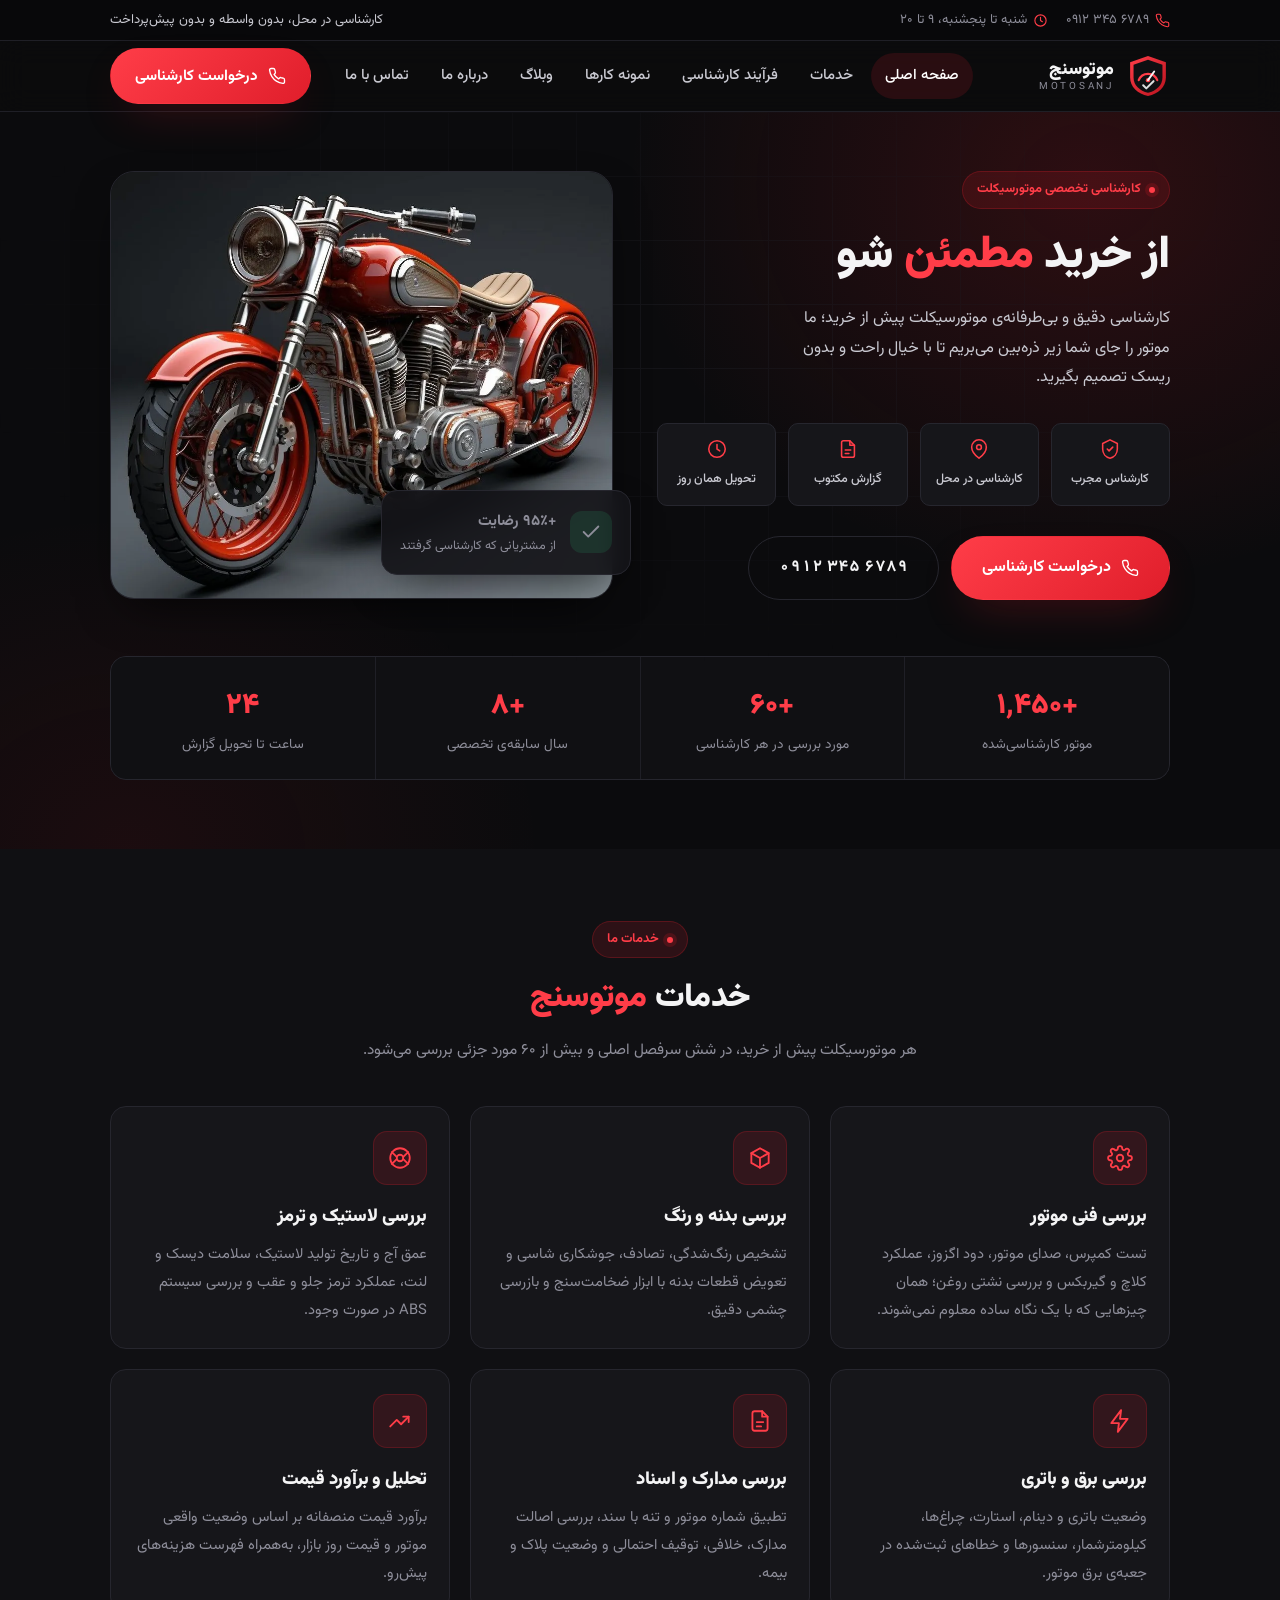
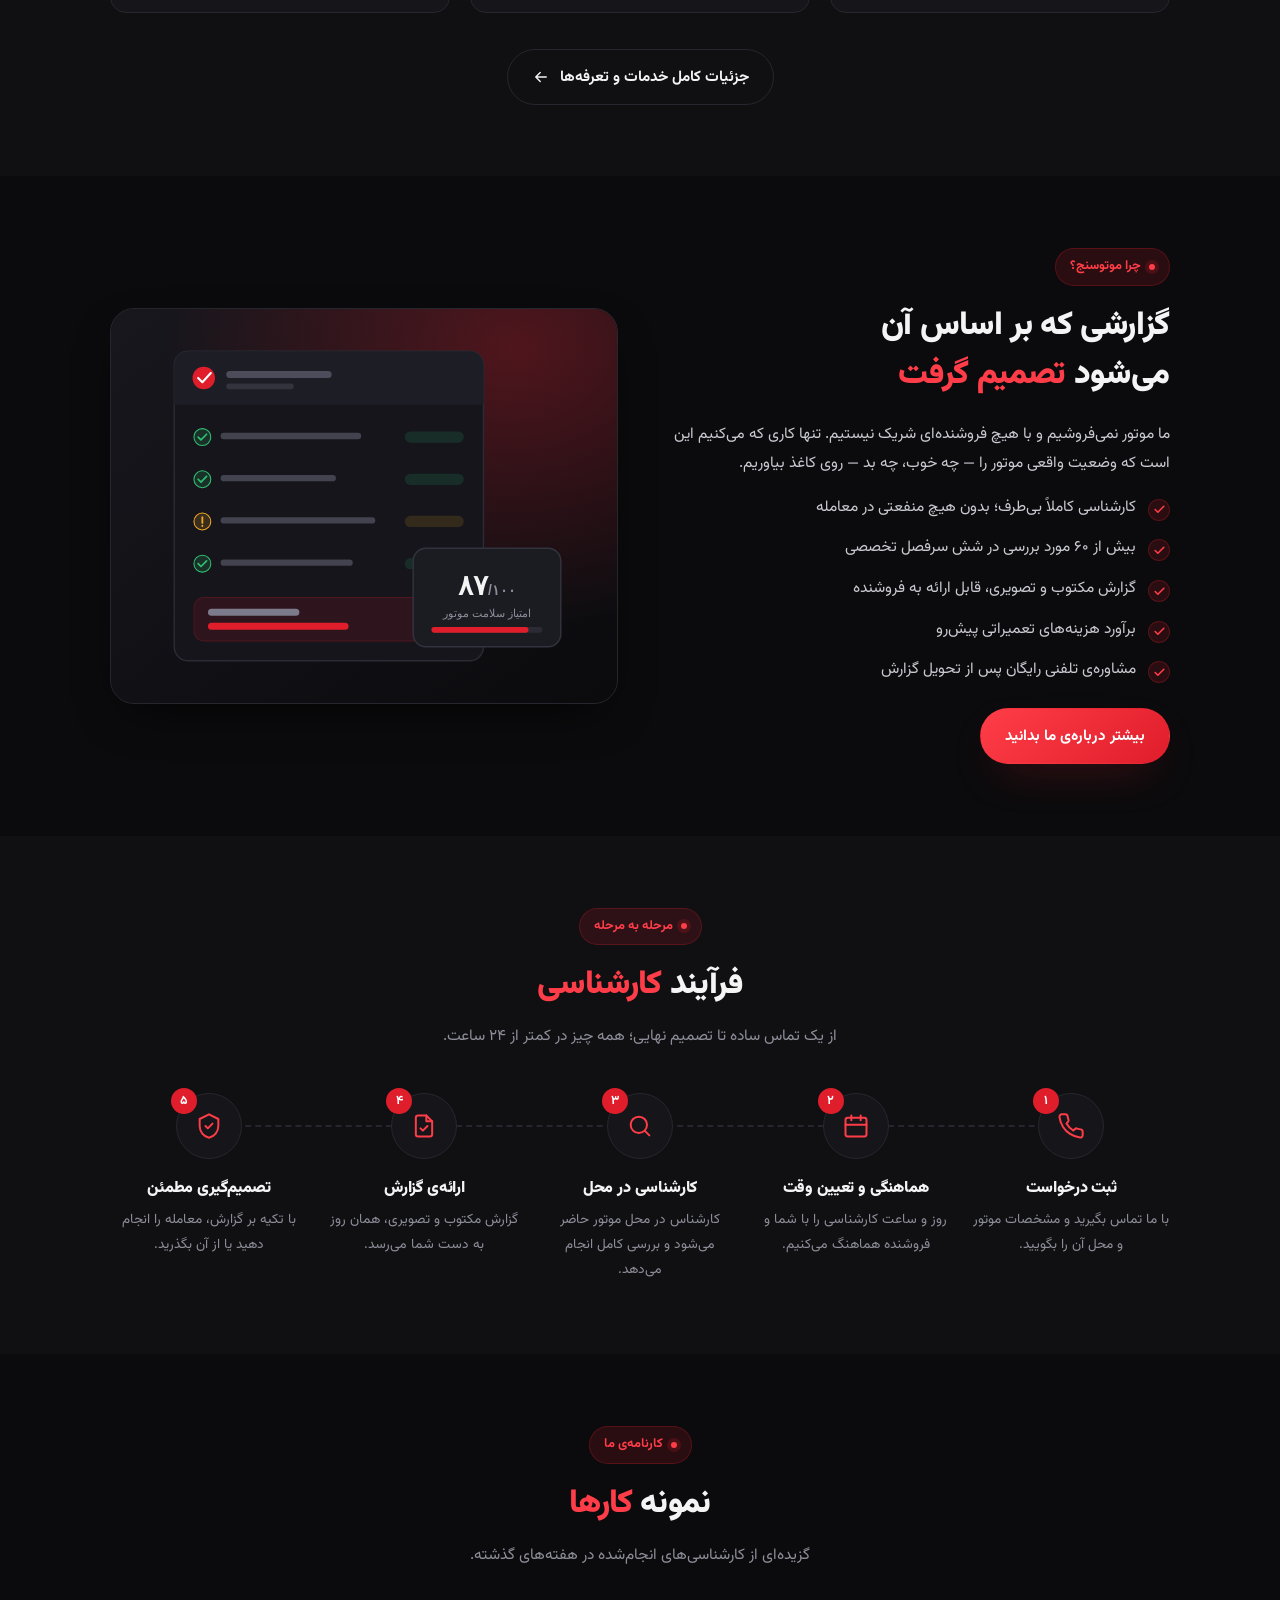
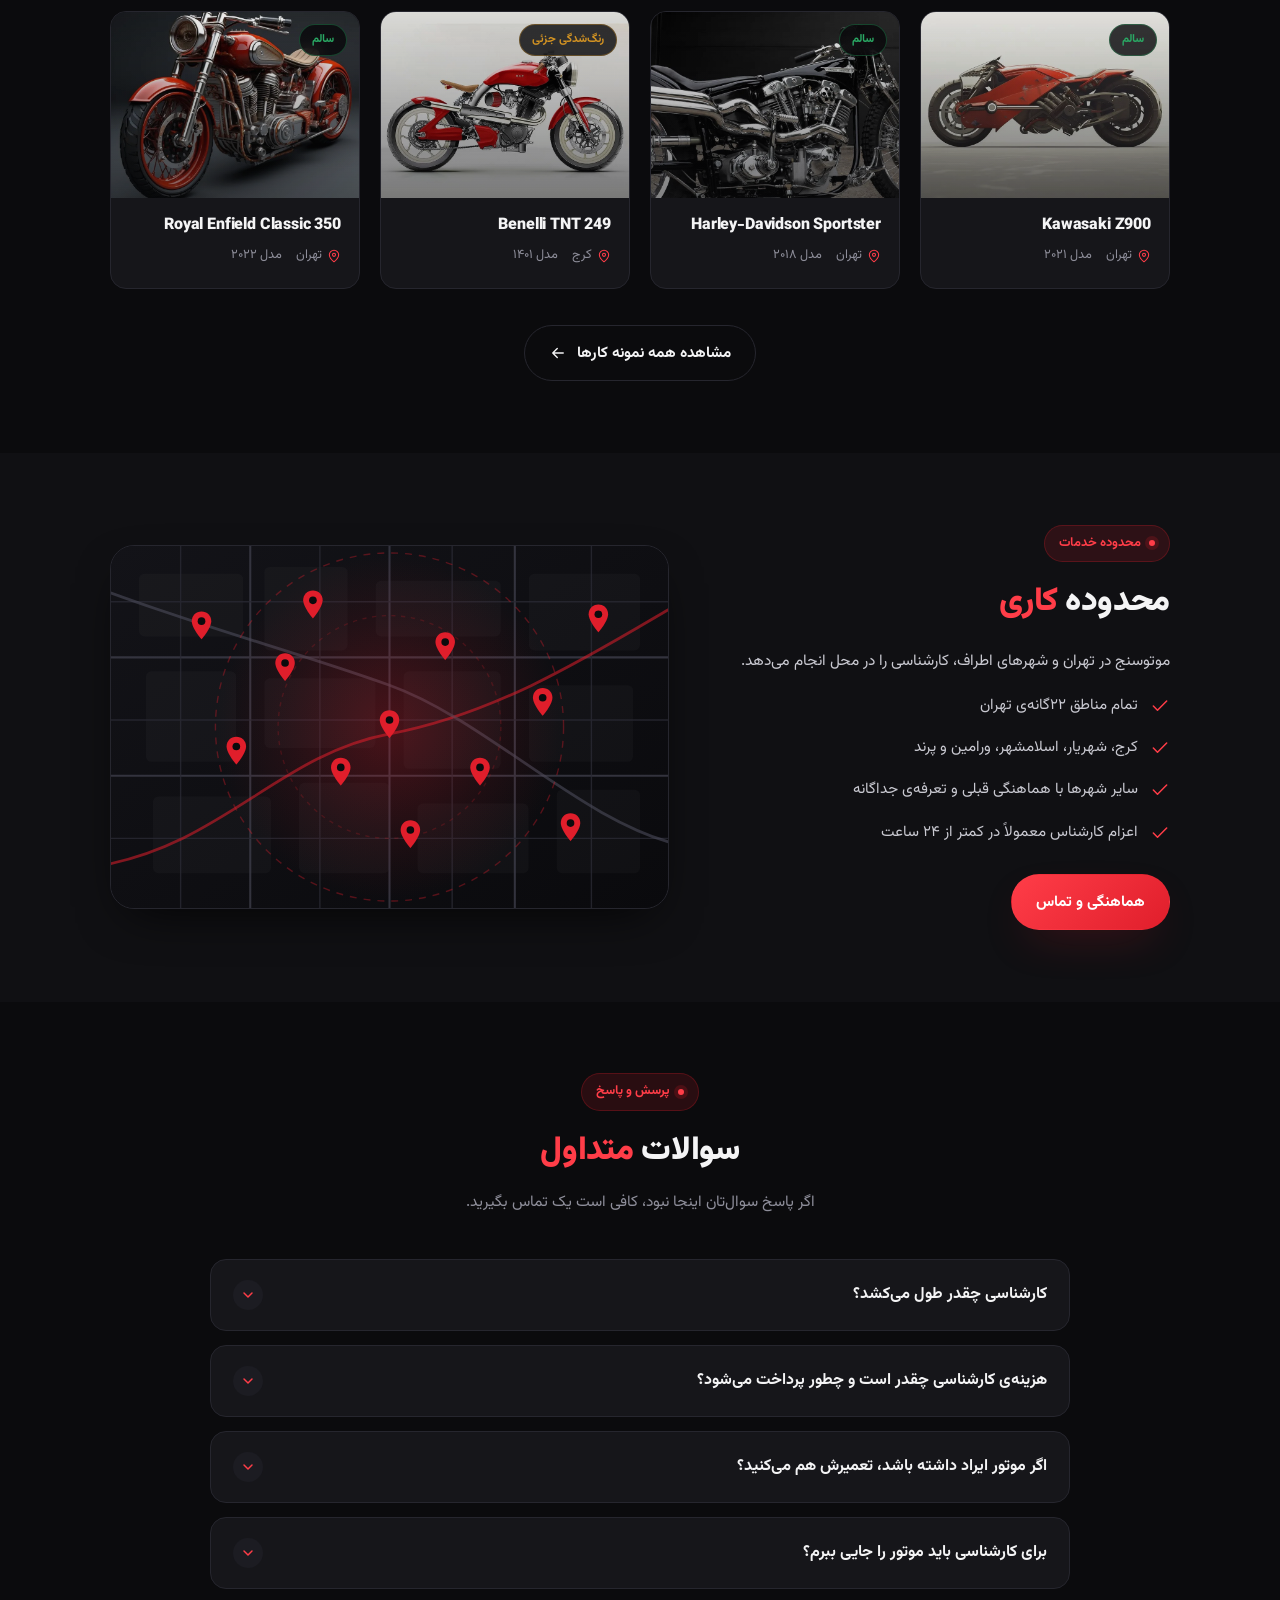
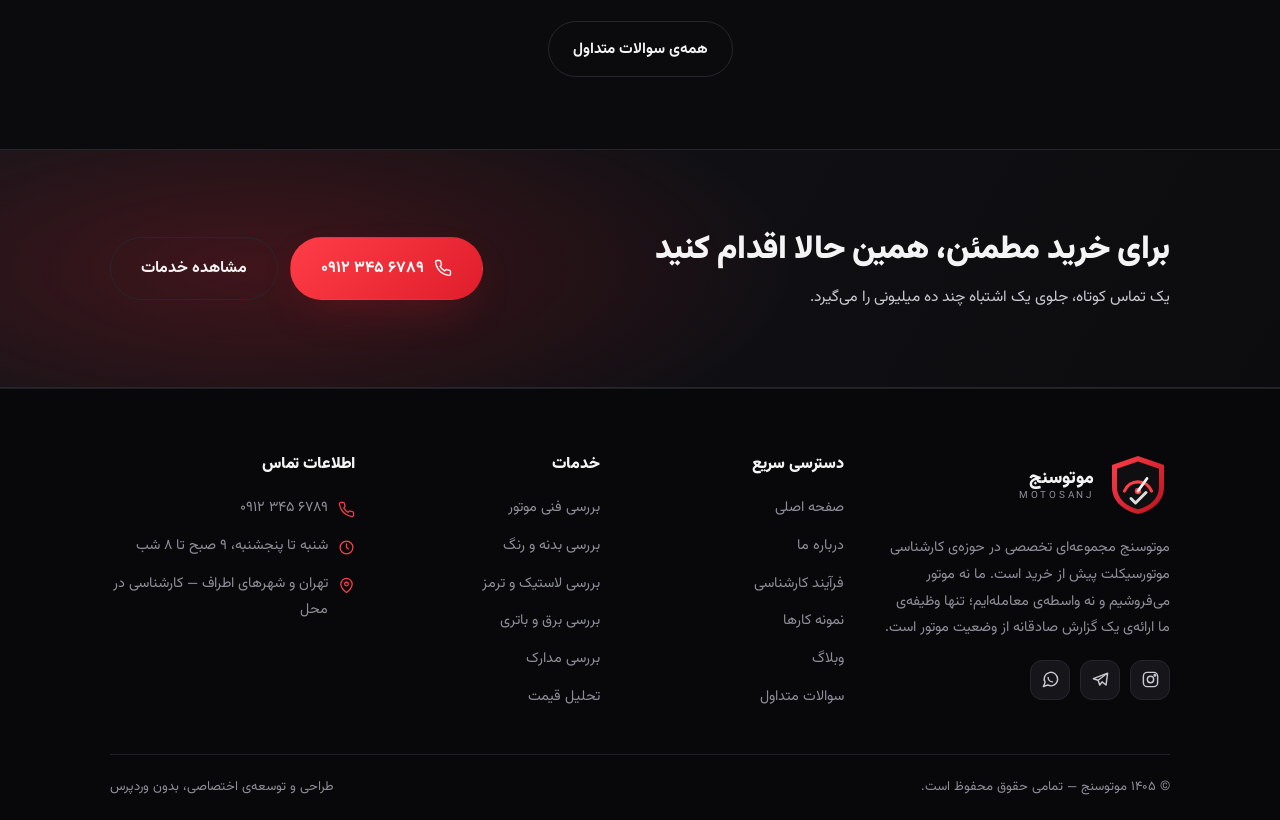
<file: index.html>
<!DOCTYPE html>
<html lang="fa" dir="rtl">
<head>
<meta charset="utf-8">
<meta name="viewport" content="width=device-width, initial-scale=1">
<title>موتوسنج | کارشناسی تخصصی موتورسیکلت پیش از خرید</title>
<meta name="description" content="کارشناسی تخصصی و دقیق موتورسیکلت پیش از خرید؛ بررسی فنی موتور، بدنه و رنگ، مدارک و تحلیل قیمت. کارشناسی در محل و تحویل گزارش در همان روز.">
<meta name="theme-color" content="#0b0b0d">
<link rel="canonical" href="https://motosanj.ir/">
<link rel="icon" href="favicon.svg" type="image/svg+xml">
<link rel="preload" href="assets/fonts/Vazirmatn-Regular.woff2" as="font" type="font/woff2" crossorigin>
<link rel="preload" href="assets/fonts/Vazirmatn-Bold.woff2" as="font" type="font/woff2" crossorigin>
<link rel="stylesheet" href="assets/css/style.css">

<!-- شبکه‌های اجتماعی / اشتراک‌گذاری -->
<meta property="og:type" content="website">
<meta property="og:site_name" content="موتوسنج">
<meta property="og:title" content="موتوسنج | کارشناسی تخصصی موتورسیکلت پیش از خرید">
<meta property="og:description" content="قبل از خرید موتورسیکلت، با اطمینان تصمیم بگیر. کارشناسی در محل، گزارش شفاف، بدون واسطه.">
<meta property="og:url" content="https://motosanj.ir/">
<meta property="og:image" content="https://motosanj.ir/assets/img/hero-cruiser.webp">

<!-- داده ساختاریافته برای گوگل -->
<script type="application/ld+json">
{
  "@context": "https://schema.org",
  "@type": "LocalBusiness",
  "name": "موتوسنج",
  "description": "کارشناسی تخصصی موتورسیکلت پیش از خرید",
  "url": "https://motosanj.ir/",
  "telephone": "+989123456789",
  "image": "https://motosanj.ir/assets/img/logo.svg",
  "priceRange": "$$",
  "address": {
    "@type": "PostalAddress",
    "addressLocality": "تهران",
    "addressCountry": "IR"
  },
  "openingHours": "Sa-Th 09:00-20:00"
}
</script>
<script>document.documentElement.classList.add("js");</script>
</head>
<body>
<a class="skip-link" href="#main">پرش به محتوای اصلی</a>

<!-- ============ نوار بالایی ============ -->
<div class="topbar">
  <div class="container topbar__inner">
    <ul class="topbar__list">
      <li>
        <svg viewBox="0 0 24 24" fill="none" stroke="currentColor" stroke-width="1.8" stroke-linecap="round" stroke-linejoin="round"><path d="M22 16.9v3a2 2 0 0 1-2.2 2 19.8 19.8 0 0 1-8.6-3.1 19.5 19.5 0 0 1-6-6A19.8 19.8 0 0 1 2.1 4.2 2 2 0 0 1 4.1 2h3a2 2 0 0 1 2 1.7c.1 1 .4 1.9.7 2.8a2 2 0 0 1-.5 2.1L8.1 9.9a16 16 0 0 0 6 6l1.3-1.3a2 2 0 0 1 2.1-.4c.9.3 1.8.6 2.8.7a2 2 0 0 1 1.7 2Z"/></svg>
        <a href="tel:+989123456789"><span class="num">۰۹۱۲ ۳۴۵ ۶۷۸۹</span></a>
      </li>
      <li>
        <svg viewBox="0 0 24 24" fill="none" stroke="currentColor" stroke-width="1.8" stroke-linecap="round" stroke-linejoin="round"><circle cx="12" cy="12" r="9"/><path d="M12 7v5l3 2"/></svg>
        شنبه تا پنجشنبه، ۹ تا ۲۰
      </li>
    </ul>
    <p style="margin:0">کارشناسی در محل، بدون واسطه و بدون پیش‌پرداخت</p>
  </div>
</div>

<!-- ============ هدر ============ -->
<header class="site-header">
  <div class="container header__inner">
    <a class="brand" href="index.html" aria-label="موتوسنج، صفحه اصلی">
      <img class="brand__mark" src="assets/img/logo.svg" alt="" width="64" height="64">
      <span class="brand__text">
        <span class="brand__name">موتوسنج</span>
        <span class="brand__latin">MOTOSANJ</span>
      </span>
    </a>

    <nav class="nav" id="site-nav" aria-label="منوی اصلی">
      <ul class="nav__list">
        <li><a href="index.html">صفحه اصلی</a></li>
        <li><a href="services.html">خدمات</a></li>
        <li><a href="process.html">فرآیند کارشناسی</a></li>
        <li><a href="portfolio.html">نمونه کارها</a></li>
        <li><a href="blog.html">وبلاگ</a></li>
        <li><a href="about.html">درباره ما</a></li>
        <li><a href="contact.html">تماس با ما</a></li>
      </ul>
    </nav>

    <div class="header__cta">
      <a class="btn btn-primary" href="tel:+989123456789">
        <svg viewBox="0 0 24 24" fill="none" stroke="currentColor" stroke-width="1.8" stroke-linecap="round" stroke-linejoin="round"><path d="M22 16.9v3a2 2 0 0 1-2.2 2 19.8 19.8 0 0 1-8.6-3.1 19.5 19.5 0 0 1-6-6A19.8 19.8 0 0 1 2.1 4.2 2 2 0 0 1 4.1 2h3a2 2 0 0 1 2 1.7c.1 1 .4 1.9.7 2.8a2 2 0 0 1-.5 2.1L8.1 9.9a16 16 0 0 0 6 6l1.3-1.3a2 2 0 0 1 2.1-.4c.9.3 1.8.6 2.8.7a2 2 0 0 1 1.7 2Z"/></svg>
        <span>درخواست کارشناسی</span>
      </a>
      <button class="nav-toggle" type="button" aria-label="باز و بسته کردن منو" aria-controls="site-nav" aria-expanded="false">
        <svg class="icon-open" viewBox="0 0 24 24" fill="none" stroke="currentColor" stroke-width="2" stroke-linecap="round"><path d="M4 7h16M4 12h16M4 17h16"/></svg>
        <svg class="icon-close" viewBox="0 0 24 24" fill="none" stroke="currentColor" stroke-width="2" stroke-linecap="round"><path d="M6 6l12 12M18 6L6 18"/></svg>
      </button>
    </div>
  </div>
</header>

<main id="main">

<!-- ============ قهرمان ============ -->
<section class="hero">
  <div class="container hero__inner">
    <div class="hero__content">
      <span class="kicker">کارشناسی تخصصی موتورسیکلت</span>
      <h1>از خرید <span class="hl">مطمئن</span> شو</h1>
      <p class="hero__lead">
        کارشناسی دقیق و بی‌طرفانه‌ی موتورسیکلت پیش از خرید؛
        ما موتور را جای شما زیر ذره‌بین می‌بریم تا با خیال راحت و بدون ریسک تصمیم بگیرید.
      </p>

      <ul class="hero__badges">
        <li>
          <svg viewBox="0 0 24 24" fill="none" stroke="currentColor" stroke-width="1.7" stroke-linecap="round" stroke-linejoin="round"><path d="M12 2l8 4v6c0 5-3.4 9-8 10-4.6-1-8-5-8-10V6l8-4Z"/><path d="M9 12l2 2 4-4"/></svg>
          کارشناس مجرب
        </li>
        <li>
          <svg viewBox="0 0 24 24" fill="none" stroke="currentColor" stroke-width="1.7" stroke-linecap="round" stroke-linejoin="round"><path d="M20 10c0 6-8 12-8 12S4 16 4 10a8 8 0 1 1 16 0Z"/><circle cx="12" cy="10" r="2.6"/></svg>
          کارشناسی در محل
        </li>
        <li>
          <svg viewBox="0 0 24 24" fill="none" stroke="currentColor" stroke-width="1.7" stroke-linecap="round" stroke-linejoin="round"><path d="M14 3H7a2 2 0 0 0-2 2v14a2 2 0 0 0 2 2h10a2 2 0 0 0 2-2V8l-5-5Z"/><path d="M14 3v5h5M9 13h6M9 17h4"/></svg>
          گزارش مکتوب
        </li>
        <li>
          <svg viewBox="0 0 24 24" fill="none" stroke="currentColor" stroke-width="1.7" stroke-linecap="round" stroke-linejoin="round"><circle cx="12" cy="12" r="9"/><path d="M12 7v5l3 2"/></svg>
          تحویل همان روز
        </li>
      </ul>

      <div class="hero__actions">
        <a class="btn btn-primary btn-lg" href="tel:+989123456789">
          <svg viewBox="0 0 24 24" fill="none" stroke="currentColor" stroke-width="1.8" stroke-linecap="round" stroke-linejoin="round"><path d="M22 16.9v3a2 2 0 0 1-2.2 2 19.8 19.8 0 0 1-8.6-3.1 19.5 19.5 0 0 1-6-6A19.8 19.8 0 0 1 2.1 4.2 2 2 0 0 1 4.1 2h3a2 2 0 0 1 2 1.7c.1 1 .4 1.9.7 2.8a2 2 0 0 1-.5 2.1L8.1 9.9a16 16 0 0 0 6 6l1.3-1.3a2 2 0 0 1 2.1-.4c.9.3 1.8.6 2.8.7a2 2 0 0 1 1.7 2Z"/></svg>
          <span>درخواست کارشناسی</span>
        </a>
        <a class="btn btn-ghost btn-lg phone-btn" href="tel:+989123456789">
          <span class="num">۰۹۱۲ ۳۴۵ ۶۷۸۹</span>
        </a>
      </div>
    </div>

    <div class="hero__visual reveal">
      <div class="hero__frame">
        <!-- برای تعویض عکس، فایلی با همین نسبت (تقریباً ۴:۳٫۴) جایگزین کنید -->
        <img src="assets/img/hero-cruiser.webp" alt="موتورسیکلت قرمز آماده‌ی کارشناسی در کارگاه موتوسنج" width="1000" height="845" fetchpriority="high">
      </div>
      <div class="floating-card">
        <span class="floating-card__icon">
          <svg viewBox="0 0 24 24" fill="none" stroke="currentColor" stroke-width="2" stroke-linecap="round" stroke-linejoin="round" width="22" height="22"><path d="M20 6L9 17l-5-5"/></svg>
        </span>
        <span>
          <strong>+۹۵٪ رضایت</strong>
          <span>از مشتریانی که کارشناسی گرفتند</span>
        </span>
      </div>
    </div>
  </div>

  <div class="container">
    <div class="stats reveal">
      <div class="stats__item">
        <div class="stats__num"><span data-count="1450">۰</span><span>+</span></div>
        <div class="stats__label">موتور کارشناسی‌شده</div>
      </div>
      <div class="stats__item">
        <div class="stats__num"><span data-count="60">۰</span><span>+</span></div>
        <div class="stats__label">مورد بررسی در هر کارشناسی</div>
      </div>
      <div class="stats__item">
        <div class="stats__num"><span data-count="8">۰</span><span>+</span></div>
        <div class="stats__label">سال سابقه‌ی تخصصی</div>
      </div>
      <div class="stats__item">
        <div class="stats__num"><span data-count="24">۰</span></div>
        <div class="stats__label">ساعت تا تحویل گزارش</div>
      </div>
    </div>
  </div>
</section>

<!-- ============ خدمات ============ -->
<section class="section section--alt" id="services">
  <div class="container">
    <div class="section-head reveal">
      <span class="kicker">خدمات ما</span>
      <h2>خدمات <span class="hl">موتوسنج</span></h2>
      <p>هر موتورسیکلت پیش از خرید، در شش سرفصل اصلی و بیش از ۶۰ مورد جزئی بررسی می‌شود.</p>
    </div>

    <div class="grid grid-3">
      <article class="card reveal">
        <span class="card-icon">
          <svg viewBox="0 0 24 24" fill="none" stroke="currentColor" stroke-width="1.7" stroke-linecap="round" stroke-linejoin="round"><circle cx="12" cy="12" r="3"/><path d="M19.4 15a1.6 1.6 0 0 0 .3 1.8l.1.1a2 2 0 1 1-2.8 2.8l-.1-.1a1.6 1.6 0 0 0-1.8-.3 1.6 1.6 0 0 0-1 1.5V21a2 2 0 1 1-4 0v-.1A1.6 1.6 0 0 0 9 19.4a1.6 1.6 0 0 0-1.8.3l-.1.1a2 2 0 1 1-2.8-2.8l.1-.1a1.6 1.6 0 0 0 .3-1.8 1.6 1.6 0 0 0-1.5-1H3a2 2 0 1 1 0-4h.1A1.6 1.6 0 0 0 4.6 9a1.6 1.6 0 0 0-.3-1.8l-.1-.1a2 2 0 1 1 2.8-2.8l.1.1a1.6 1.6 0 0 0 1.8.3H9a1.6 1.6 0 0 0 1-1.5V3a2 2 0 1 1 4 0v.1a1.6 1.6 0 0 0 1 1.5 1.6 1.6 0 0 0 1.8-.3l.1-.1a2 2 0 1 1 2.8 2.8l-.1.1a1.6 1.6 0 0 0-.3 1.8V9a1.6 1.6 0 0 0 1.5 1H21a2 2 0 1 1 0 4h-.1a1.6 1.6 0 0 0-1.5 1Z"/></svg>
        </span>
        <h3>بررسی فنی موتور</h3>
        <p>تست کمپرس، صدای موتور، دود اگزوز، عملکرد کلاچ و گیربکس و بررسی نشتی روغن؛ همان چیزهایی که با یک نگاه ساده معلوم نمی‌شوند.</p>
      </article>

      <article class="card reveal">
        <span class="card-icon">
          <svg viewBox="0 0 24 24" fill="none" stroke="currentColor" stroke-width="1.7" stroke-linecap="round" stroke-linejoin="round"><path d="M12 3l8 4.5v9L12 21l-8-4.5v-9L12 3Z"/><path d="M4 7.5l8 4.5 8-4.5M12 12v9"/></svg>
        </span>
        <h3>بررسی بدنه و رنگ</h3>
        <p>تشخیص رنگ‌شدگی، تصادف، جوشکاری شاسی و تعویض قطعات بدنه با ابزار ضخامت‌سنج و بازرسی چشمی دقیق.</p>
      </article>

      <article class="card reveal">
        <span class="card-icon">
          <svg viewBox="0 0 24 24" fill="none" stroke="currentColor" stroke-width="1.7" stroke-linecap="round" stroke-linejoin="round"><circle cx="12" cy="12" r="9"/><circle cx="12" cy="12" r="3"/><path d="M4.5 6.5l4 4M15.5 13.5l4 4M19.5 6.5l-4 4M8.5 13.5l-4 4"/></svg>
        </span>
        <h3>بررسی لاستیک و ترمز</h3>
        <p>عمق آج و تاریخ تولید لاستیک، سلامت دیسک و لنت، عملکرد ترمز جلو و عقب و بررسی سیستم ABS در صورت وجود.</p>
      </article>

      <article class="card reveal">
        <span class="card-icon">
          <svg viewBox="0 0 24 24" fill="none" stroke="currentColor" stroke-width="1.7" stroke-linecap="round" stroke-linejoin="round"><path d="M13 2L4 14h7l-1 8 9-12h-7l1-8Z"/></svg>
        </span>
        <h3>بررسی برق و باتری</h3>
        <p>وضعیت باتری و دینام، استارت، چراغ‌ها، کیلومترشمار، سنسورها و خطاهای ثبت‌شده در جعبه‌ی برق موتور.</p>
      </article>

      <article class="card reveal">
        <span class="card-icon">
          <svg viewBox="0 0 24 24" fill="none" stroke="currentColor" stroke-width="1.7" stroke-linecap="round" stroke-linejoin="round"><path d="M14 3H7a2 2 0 0 0-2 2v14a2 2 0 0 0 2 2h10a2 2 0 0 0 2-2V8l-5-5Z"/><path d="M14 3v5h5M9 13h6M9 17h4"/></svg>
        </span>
        <h3>بررسی مدارک و اسناد</h3>
        <p>تطبیق شماره موتور و تنه با سند، بررسی اصالت مدارک، خلافی، توقیف احتمالی و وضعیت پلاک و بیمه.</p>
      </article>

      <article class="card reveal">
        <span class="card-icon">
          <svg viewBox="0 0 24 24" fill="none" stroke="currentColor" stroke-width="1.7" stroke-linecap="round" stroke-linejoin="round"><path d="M3 17l6-6 4 4 7-7"/><path d="M15 8h5v5"/></svg>
        </span>
        <h3>تحلیل و برآورد قیمت</h3>
        <p>برآورد قیمت منصفانه بر اساس وضعیت واقعی موتور و قیمت روز بازار، به‌همراه فهرست هزینه‌های پیش‌رو.</p>
      </article>
    </div>

    <div style="text-align:center;margin-top:36px" class="reveal">
      <a class="btn btn-ghost" href="services.html">
        <span>جزئیات کامل خدمات و تعرفه‌ها</span>
        <svg viewBox="0 0 24 24" fill="none" stroke="currentColor" stroke-width="1.8" stroke-linecap="round" stroke-linejoin="round"><path d="M19 12H5M11 18l-6-6 6-6"/></svg>
      </a>
    </div>
  </div>
</section>

<!-- ============ چرا موتوسنج ============ -->
<section class="section">
  <div class="container split">
    <div class="reveal">
      <span class="kicker">چرا موتوسنج؟</span>
      <h2>گزارشی که بر اساس آن می‌شود <span class="hl">تصمیم گرفت</span></h2>
      <p>
        ما موتور نمی‌فروشیم و با هیچ فروشنده‌ای شریک نیستیم. تنها کاری که می‌کنیم
        این است که وضعیت واقعی موتور را — چه خوب، چه بد — روی کاغذ بیاوریم.
      </p>
      <ul class="check-list">
        <li>کارشناسی کاملاً بی‌طرف؛ بدون هیچ منفعتی در معامله</li>
        <li>بیش از ۶۰ مورد بررسی در شش سرفصل تخصصی</li>
        <li>گزارش مکتوب و تصویری، قابل ارائه به فروشنده</li>
        <li>برآورد هزینه‌های تعمیراتی پیش‌رو</li>
        <li>مشاوره‌ی تلفنی رایگان پس از تحویل گزارش</li>
      </ul>
      <a class="btn btn-primary" href="about.html">
        <span>بیشتر درباره‌ی ما بدانید</span>
      </a>
    </div>
    <div class="split__media reveal">
      <img src="assets/img/report.svg" alt="نمونه گزارش کارشناسی موتوسنج با امتیاز سلامت موتور" width="720" height="560" loading="lazy">
    </div>
  </div>
</section>

<!-- ============ فرآیند کارشناسی ============ -->
<section class="section section--alt" id="process">
  <div class="container">
    <div class="section-head reveal">
      <span class="kicker">مرحله به مرحله</span>
      <h2>فرآیند <span class="hl">کارشناسی</span></h2>
      <p>از یک تماس ساده تا تصمیم نهایی؛ همه چیز در کمتر از ۲۴ ساعت.</p>
    </div>

    <ol class="steps">
      <li class="step reveal">
        <span class="step__badge">
          <span class="step__num">۱</span>
          <svg viewBox="0 0 24 24" fill="none" stroke="currentColor" stroke-width="1.7" stroke-linecap="round" stroke-linejoin="round"><path d="M22 16.9v3a2 2 0 0 1-2.2 2 19.8 19.8 0 0 1-8.6-3.1 19.5 19.5 0 0 1-6-6A19.8 19.8 0 0 1 2.1 4.2 2 2 0 0 1 4.1 2h3a2 2 0 0 1 2 1.7c.1 1 .4 1.9.7 2.8a2 2 0 0 1-.5 2.1L8.1 9.9a16 16 0 0 0 6 6l1.3-1.3a2 2 0 0 1 2.1-.4c.9.3 1.8.6 2.8.7a2 2 0 0 1 1.7 2Z"/></svg>
        </span>
        <div>
          <h3>ثبت درخواست</h3>
          <p>با ما تماس بگیرید و مشخصات موتور و محل آن را بگویید.</p>
        </div>
      </li>
      <li class="step reveal">
        <span class="step__badge">
          <span class="step__num">۲</span>
          <svg viewBox="0 0 24 24" fill="none" stroke="currentColor" stroke-width="1.7" stroke-linecap="round" stroke-linejoin="round"><rect x="3" y="5" width="18" height="16" rx="2"/><path d="M16 3v4M8 3v4M3 11h18"/></svg>
        </span>
        <div>
          <h3>هماهنگی و تعیین وقت</h3>
          <p>روز و ساعت کارشناسی را با شما و فروشنده هماهنگ می‌کنیم.</p>
        </div>
      </li>
      <li class="step reveal">
        <span class="step__badge">
          <span class="step__num">۳</span>
          <svg viewBox="0 0 24 24" fill="none" stroke="currentColor" stroke-width="1.7" stroke-linecap="round" stroke-linejoin="round"><circle cx="11" cy="11" r="7"/><path d="M20 20l-3.6-3.6"/></svg>
        </span>
        <div>
          <h3>کارشناسی در محل</h3>
          <p>کارشناس در محل موتور حاضر می‌شود و بررسی کامل انجام می‌دهد.</p>
        </div>
      </li>
      <li class="step reveal">
        <span class="step__badge">
          <span class="step__num">۴</span>
          <svg viewBox="0 0 24 24" fill="none" stroke="currentColor" stroke-width="1.7" stroke-linecap="round" stroke-linejoin="round"><path d="M14 3H7a2 2 0 0 0-2 2v14a2 2 0 0 0 2 2h10a2 2 0 0 0 2-2V8l-5-5Z"/><path d="M14 3v5h5M9 14l2 2 4-4"/></svg>
        </span>
        <div>
          <h3>ارائه‌ی گزارش</h3>
          <p>گزارش مکتوب و تصویری، همان روز به دست شما می‌رسد.</p>
        </div>
      </li>
      <li class="step reveal">
        <span class="step__badge">
          <span class="step__num">۵</span>
          <svg viewBox="0 0 24 24" fill="none" stroke="currentColor" stroke-width="1.7" stroke-linecap="round" stroke-linejoin="round"><path d="M12 2l8 4v6c0 5-3.4 9-8 10-4.6-1-8-5-8-10V6l8-4Z"/><path d="M9 12l2 2 4-4"/></svg>
        </span>
        <div>
          <h3>تصمیم‌گیری مطمئن</h3>
          <p>با تکیه بر گزارش، معامله را انجام دهید یا از آن بگذرید.</p>
        </div>
      </li>
    </ol>
  </div>
</section>

<!-- ============ نمونه کارها ============ -->
<section class="section" id="portfolio">
  <div class="container">
    <div class="section-head reveal">
      <span class="kicker">کارنامه‌ی ما</span>
      <h2>نمونه <span class="hl">کارها</span></h2>
      <p>گزیده‌ای از کارشناسی‌های انجام‌شده در هفته‌های گذشته.</p>
    </div>

    <div class="grid grid-4">
      <article class="bike-card reveal">
        <div class="bike-card__media">
          <img src="assets/img/moto-concept.webp" alt="کارشناسی موتورسیکلت Kawasaki Z900" width="800" height="600" loading="lazy">
          <span class="bike-card__tag bike-card__tag--ok">سالم</span>
        </div>
        <div class="bike-card__body">
          <h3>Kawasaki Z900</h3>
          <div class="bike-card__meta">
            <span><svg viewBox="0 0 24 24" fill="none" stroke="currentColor" stroke-width="1.8" stroke-linecap="round" stroke-linejoin="round"><path d="M20 10c0 6-8 12-8 12S4 16 4 10a8 8 0 1 1 16 0Z"/><circle cx="12" cy="10" r="2.6"/></svg>تهران</span>
            <span>مدل ۲۰۲۱</span>
          </div>
        </div>
      </article>
      <article class="bike-card reveal">
        <div class="bike-card__media">
          <img src="assets/img/moto-harley.webp" alt="کارشناسی موتورسیکلت Harley-Davidson Sportster" width="800" height="600" loading="lazy">
          <span class="bike-card__tag bike-card__tag--ok">سالم</span>
        </div>
        <div class="bike-card__body">
          <h3>Harley-Davidson Sportster</h3>
          <div class="bike-card__meta">
            <span><svg viewBox="0 0 24 24" fill="none" stroke="currentColor" stroke-width="1.8" stroke-linecap="round" stroke-linejoin="round"><path d="M20 10c0 6-8 12-8 12S4 16 4 10a8 8 0 1 1 16 0Z"/><circle cx="12" cy="10" r="2.6"/></svg>تهران</span>
            <span>مدل ۲۰۱۸</span>
          </div>
        </div>
      </article>
      <article class="bike-card reveal">
        <div class="bike-card__media">
          <img src="assets/img/moto-cafe.webp" alt="کارشناسی موتورسیکلت Benelli TNT 249" width="800" height="600" loading="lazy">
          <span class="bike-card__tag bike-card__tag--warn">رنگ‌شدگی جزئی</span>
        </div>
        <div class="bike-card__body">
          <h3>Benelli TNT 249</h3>
          <div class="bike-card__meta">
            <span><svg viewBox="0 0 24 24" fill="none" stroke="currentColor" stroke-width="1.8" stroke-linecap="round" stroke-linejoin="round"><path d="M20 10c0 6-8 12-8 12S4 16 4 10a8 8 0 1 1 16 0Z"/><circle cx="12" cy="10" r="2.6"/></svg>کرج</span>
            <span>مدل ۱۴۰۱</span>
          </div>
        </div>
      </article>
      <article class="bike-card reveal">
        <div class="bike-card__media">
          <img src="assets/img/moto-cruiser.webp" alt="کارشناسی موتورسیکلت Royal Enfield Classic 350" width="800" height="600" loading="lazy">
          <span class="bike-card__tag bike-card__tag--ok">سالم</span>
        </div>
        <div class="bike-card__body">
          <h3>Royal Enfield Classic 350</h3>
          <div class="bike-card__meta">
            <span><svg viewBox="0 0 24 24" fill="none" stroke="currentColor" stroke-width="1.8" stroke-linecap="round" stroke-linejoin="round"><path d="M20 10c0 6-8 12-8 12S4 16 4 10a8 8 0 1 1 16 0Z"/><circle cx="12" cy="10" r="2.6"/></svg>تهران</span>
            <span>مدل ۲۰۲۲</span>
          </div>
        </div>
      </article>
    </div>

    <div style="text-align:center;margin-top:36px" class="reveal">
      <a class="btn btn-ghost" href="portfolio.html">
        <span>مشاهده همه نمونه کارها</span>
        <svg viewBox="0 0 24 24" fill="none" stroke="currentColor" stroke-width="1.8" stroke-linecap="round" stroke-linejoin="round"><path d="M19 12H5M11 18l-6-6 6-6"/></svg>
      </a>
    </div>
  </div>
</section>

<!-- ============ محدوده کاری ============ -->
<section class="section section--alt">
  <div class="container coverage__inner">
    <div class="reveal">
      <span class="kicker">محدوده خدمات</span>
      <h2>محدوده <span class="hl">کاری</span></h2>
      <p>موتوسنج در تهران و شهرهای اطراف، کارشناسی را در محل انجام می‌دهد.</p>
      <ul class="coverage__list">
        <li>
          <svg viewBox="0 0 24 24" fill="none" stroke="currentColor" stroke-width="1.8" stroke-linecap="round" stroke-linejoin="round"><path d="M20 6L9 17l-5-5"/></svg>
          تمام مناطق ۲۲گانه‌ی تهران
        </li>
        <li>
          <svg viewBox="0 0 24 24" fill="none" stroke="currentColor" stroke-width="1.8" stroke-linecap="round" stroke-linejoin="round"><path d="M20 6L9 17l-5-5"/></svg>
          کرج، شهریار، اسلامشهر، ورامین و پرند
        </li>
        <li>
          <svg viewBox="0 0 24 24" fill="none" stroke="currentColor" stroke-width="1.8" stroke-linecap="round" stroke-linejoin="round"><path d="M20 6L9 17l-5-5"/></svg>
          سایر شهرها با هماهنگی قبلی و تعرفه‌ی جداگانه
        </li>
        <li>
          <svg viewBox="0 0 24 24" fill="none" stroke="currentColor" stroke-width="1.8" stroke-linecap="round" stroke-linejoin="round"><path d="M20 6L9 17l-5-5"/></svg>
          اعزام کارشناس معمولاً در کمتر از ۲۴ ساعت
        </li>
      </ul>
      <a class="btn btn-primary" href="contact.html">
        <span>هماهنگی و تماس</span>
      </a>
    </div>
    <div class="coverage__map reveal">
      <img src="assets/img/coverage-map.svg" alt="نقشه محدوده خدمات موتوسنج در تهران و شهرهای اطراف" width="800" height="520" loading="lazy">
    </div>
  </div>
</section>

<!-- ============ سوالات متداول ============ -->
<section class="section">
  <div class="container">
    <div class="section-head reveal">
      <span class="kicker">پرسش و پاسخ</span>
      <h2>سوالات <span class="hl">متداول</span></h2>
      <p>اگر پاسخ سوال‌تان اینجا نبود، کافی است یک تماس بگیرید.</p>
    </div>

    <div class="faq">
      <div class="faq__item reveal">
        <button class="faq__q" type="button" aria-expanded="false">
          <span>کارشناسی چقدر طول می‌کشد؟</span>
          <span class="faq__chevron"><svg viewBox="0 0 24 24" fill="none" stroke="currentColor" stroke-width="2.2" stroke-linecap="round" stroke-linejoin="round"><path d="M6 9l6 6 6-6"/></svg></span>
        </button>
        <div class="faq__a"><div><p>بسته به نوع موتور، بین ۴۵ تا ۹۰ دقیقه. گزارش نهایی هم حداکثر تا پایان همان روز تحویل داده می‌شود.</p></div></div>
      </div>

      <div class="faq__item reveal">
        <button class="faq__q" type="button" aria-expanded="false">
          <span>هزینه‌ی کارشناسی چقدر است و چطور پرداخت می‌شود؟</span>
          <span class="faq__chevron"><svg viewBox="0 0 24 24" fill="none" stroke="currentColor" stroke-width="2.2" stroke-linecap="round" stroke-linejoin="round"><path d="M6 9l6 6 6-6"/></svg></span>
        </button>
        <div class="faq__a"><div><p>تعرفه بر اساس نوع موتور و محدوده‌ی جغرافیایی تعیین می‌شود. هیچ پیش‌پرداختی لازم نیست و تسویه پس از انجام کارشناسی و به‌صورت حضوری انجام می‌شود.</p></div></div>
      </div>

      <div class="faq__item reveal">
        <button class="faq__q" type="button" aria-expanded="false">
          <span>اگر موتور ایراد داشته باشد، تعمیرش هم می‌کنید؟</span>
          <span class="faq__chevron"><svg viewBox="0 0 24 24" fill="none" stroke="currentColor" stroke-width="2.2" stroke-linecap="round" stroke-linejoin="round"><path d="M6 9l6 6 6-6"/></svg></span>
        </button>
        <div class="faq__a"><div><p>خیر. ما فقط کارشناسی می‌کنیم و هیچ خدمات تعمیراتی یا فروش قطعه‌ای ارائه نمی‌دهیم؛ همین بی‌طرفی ماست که گزارش را قابل اتکا می‌کند.</p></div></div>
      </div>

      <div class="faq__item reveal">
        <button class="faq__q" type="button" aria-expanded="false">
          <span>برای کارشناسی باید موتور را جایی ببرم؟</span>
          <span class="faq__chevron"><svg viewBox="0 0 24 24" fill="none" stroke="currentColor" stroke-width="2.2" stroke-linecap="round" stroke-linejoin="round"><path d="M6 9l6 6 6-6"/></svg></span>
        </button>
        <div class="faq__a"><div><p>نه. کارشناس ما به محل موتور می‌آید؛ چه پارکینگ منزل فروشنده باشد، چه نمایشگاه.</p></div></div>
      </div>
    </div>

    <div style="text-align:center;margin-top:32px" class="reveal">
      <a class="btn btn-ghost" href="faq.html"><span>همه‌ی سوالات متداول</span></a>
    </div>
  </div>
</section>

<!-- ============ فراخوان پایانی ============ -->
<section class="cta-band">
  <div class="container cta-band__inner">
    <div class="reveal">
      <h2>برای خرید مطمئن، همین حالا اقدام کنید</h2>
      <p>یک تماس کوتاه، جلوی یک اشتباه چند ده میلیونی را می‌گیرد.</p>
    </div>
    <div class="cta-band__actions reveal">
      <a class="btn btn-primary btn-lg" href="tel:+989123456789">
        <svg viewBox="0 0 24 24" fill="none" stroke="currentColor" stroke-width="1.8" stroke-linecap="round" stroke-linejoin="round"><path d="M22 16.9v3a2 2 0 0 1-2.2 2 19.8 19.8 0 0 1-8.6-3.1 19.5 19.5 0 0 1-6-6A19.8 19.8 0 0 1 2.1 4.2 2 2 0 0 1 4.1 2h3a2 2 0 0 1 2 1.7c.1 1 .4 1.9.7 2.8a2 2 0 0 1-.5 2.1L8.1 9.9a16 16 0 0 0 6 6l1.3-1.3a2 2 0 0 1 2.1-.4c.9.3 1.8.6 2.8.7a2 2 0 0 1 1.7 2Z"/></svg>
        <span class="num">۰۹۱۲ ۳۴۵ ۶۷۸۹</span>
      </a>
      <a class="btn btn-ghost btn-lg" href="services.html"><span>مشاهده خدمات</span></a>
    </div>
  </div>
</section>

</main>

<!-- ============ فوتر ============ -->
<footer class="site-footer">
  <div class="container">
    <div class="footer__grid">
      <div>
        <div class="footer__brand">
          <img src="assets/img/logo.svg" alt="" width="64" height="64">
          <span class="brand__text">
            <span class="brand__name">موتوسنج</span>
            <span class="brand__latin">MOTOSANJ</span>
          </span>
        </div>
        <p>
          موتوسنج مجموعه‌ای تخصصی در حوزه‌ی کارشناسی موتورسیکلت پیش از خرید است.
          ما نه موتور می‌فروشیم و نه واسطه‌ی معامله‌ایم؛ تنها وظیفه‌ی ما ارائه‌ی
          یک گزارش صادقانه از وضعیت موتور است.
        </p>
        <div class="socials">
          <a href="#" aria-label="اینستاگرام موتوسنج">
            <svg viewBox="0 0 24 24" fill="none" stroke="currentColor" stroke-width="1.8" stroke-linecap="round" stroke-linejoin="round"><rect x="3" y="3" width="18" height="18" rx="5"/><circle cx="12" cy="12" r="4"/><circle cx="17.5" cy="6.5" r="1"/></svg>
          </a>
          <a href="#" aria-label="تلگرام موتوسنج">
            <svg viewBox="0 0 24 24" fill="none" stroke="currentColor" stroke-width="1.8" stroke-linecap="round" stroke-linejoin="round"><path d="M21 4L3 11l6 2 2 6 3-4 5 4 2-15Z"/><path d="M9 13l9-7"/></svg>
          </a>
          <a href="https://wa.me/989123456789" aria-label="واتساپ موتوسنج">
            <svg viewBox="0 0 24 24" fill="none" stroke="currentColor" stroke-width="1.8" stroke-linecap="round" stroke-linejoin="round"><path d="M21 11.5a8.5 8.5 0 0 1-12.6 7.4L3 21l2.2-5.2A8.5 8.5 0 1 1 21 11.5Z"/><path d="M9 9.5c0 3 2.5 5.5 5.5 5.5"/></svg>
          </a>
        </div>
      </div>

      <div>
        <h4>دسترسی سریع</h4>
        <ul class="footer__list">
          <li><a href="index.html">صفحه اصلی</a></li>
          <li><a href="about.html">درباره ما</a></li>
          <li><a href="process.html">فرآیند کارشناسی</a></li>
          <li><a href="portfolio.html">نمونه کارها</a></li>
          <li><a href="blog.html">وبلاگ</a></li>
          <li><a href="faq.html">سوالات متداول</a></li>
        </ul>
      </div>

      <div>
        <h4>خدمات</h4>
        <ul class="footer__list">
          <li><a href="services.html">بررسی فنی موتور</a></li>
          <li><a href="services.html">بررسی بدنه و رنگ</a></li>
          <li><a href="services.html">بررسی لاستیک و ترمز</a></li>
          <li><a href="services.html">بررسی برق و باتری</a></li>
          <li><a href="services.html">بررسی مدارک</a></li>
          <li><a href="services.html">تحلیل قیمت</a></li>
        </ul>
      </div>

      <div>
        <h4>اطلاعات تماس</h4>
        <ul class="footer__list footer__contact">
          <li>
            <svg viewBox="0 0 24 24" fill="none" stroke="currentColor" stroke-width="1.8" stroke-linecap="round" stroke-linejoin="round"><path d="M22 16.9v3a2 2 0 0 1-2.2 2 19.8 19.8 0 0 1-8.6-3.1 19.5 19.5 0 0 1-6-6A19.8 19.8 0 0 1 2.1 4.2 2 2 0 0 1 4.1 2h3a2 2 0 0 1 2 1.7c.1 1 .4 1.9.7 2.8a2 2 0 0 1-.5 2.1L8.1 9.9a16 16 0 0 0 6 6l1.3-1.3a2 2 0 0 1 2.1-.4c.9.3 1.8.6 2.8.7a2 2 0 0 1 1.7 2Z"/></svg>
            <a href="tel:+989123456789"><span class="num">۰۹۱۲ ۳۴۵ ۶۷۸۹</span></a>
          </li>
          <li>
            <svg viewBox="0 0 24 24" fill="none" stroke="currentColor" stroke-width="1.8" stroke-linecap="round" stroke-linejoin="round"><circle cx="12" cy="12" r="9"/><path d="M12 7v5l3 2"/></svg>
            شنبه تا پنجشنبه، ۹ صبح تا ۸ شب
          </li>
          <li>
            <svg viewBox="0 0 24 24" fill="none" stroke="currentColor" stroke-width="1.8" stroke-linecap="round" stroke-linejoin="round"><path d="M20 10c0 6-8 12-8 12S4 16 4 10a8 8 0 1 1 16 0Z"/><circle cx="12" cy="10" r="2.6"/></svg>
            تهران و شهرهای اطراف — کارشناسی در محل
          </li>
        </ul>
      </div>
    </div>

    <div class="footer__bottom">
      <span>© <span data-year>۱۴۰۴</span> موتوسنج — تمامی حقوق محفوظ است.</span>
      <span>طراحی و توسعه‌ی اختصاصی، بدون وردپرس</span>
    </div>
  </div>
</footer>

<!-- نوار تماس چسبیده در موبایل -->
<div class="call-bar">
  <a class="btn btn-primary" href="tel:+989123456789">
    <svg viewBox="0 0 24 24" fill="none" stroke="currentColor" stroke-width="1.8" stroke-linecap="round" stroke-linejoin="round"><path d="M22 16.9v3a2 2 0 0 1-2.2 2 19.8 19.8 0 0 1-8.6-3.1 19.5 19.5 0 0 1-6-6A19.8 19.8 0 0 1 2.1 4.2 2 2 0 0 1 4.1 2h3a2 2 0 0 1 2 1.7c.1 1 .4 1.9.7 2.8a2 2 0 0 1-.5 2.1L8.1 9.9a16 16 0 0 0 6 6l1.3-1.3a2 2 0 0 1 2.1-.4c.9.3 1.8.6 2.8.7a2 2 0 0 1 1.7 2Z"/></svg>
    تماس با کارشناس
  </a>
  <a class="btn btn-ghost" href="services.html">خدمات و تعرفه</a>
</div>

<button class="to-top" type="button" aria-label="بازگشت به بالای صفحه">
  <svg viewBox="0 0 24 24" fill="none" stroke="currentColor" stroke-width="2" stroke-linecap="round" stroke-linejoin="round"><path d="M12 19V5M5 12l7-7 7 7"/></svg>
</button>

<script src="assets/js/main.js" defer></script>
</body>
</html>
</file>
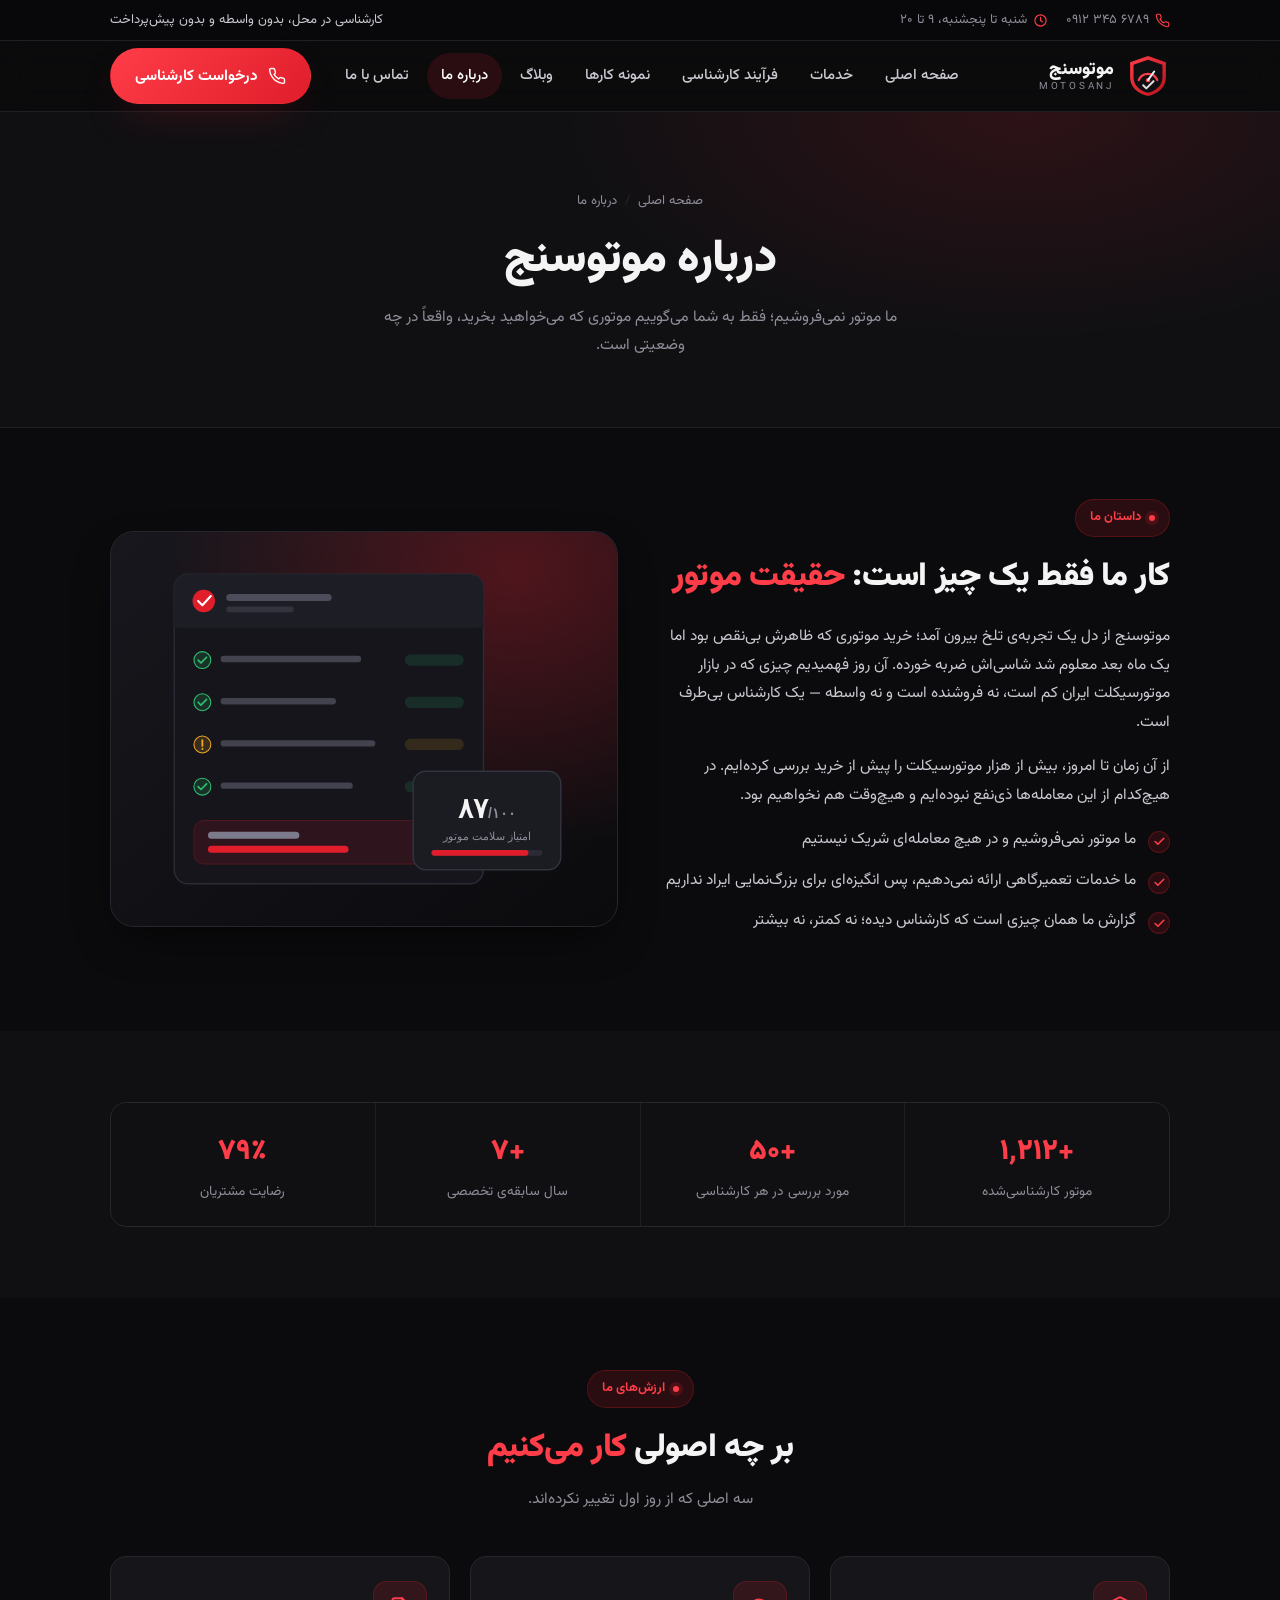
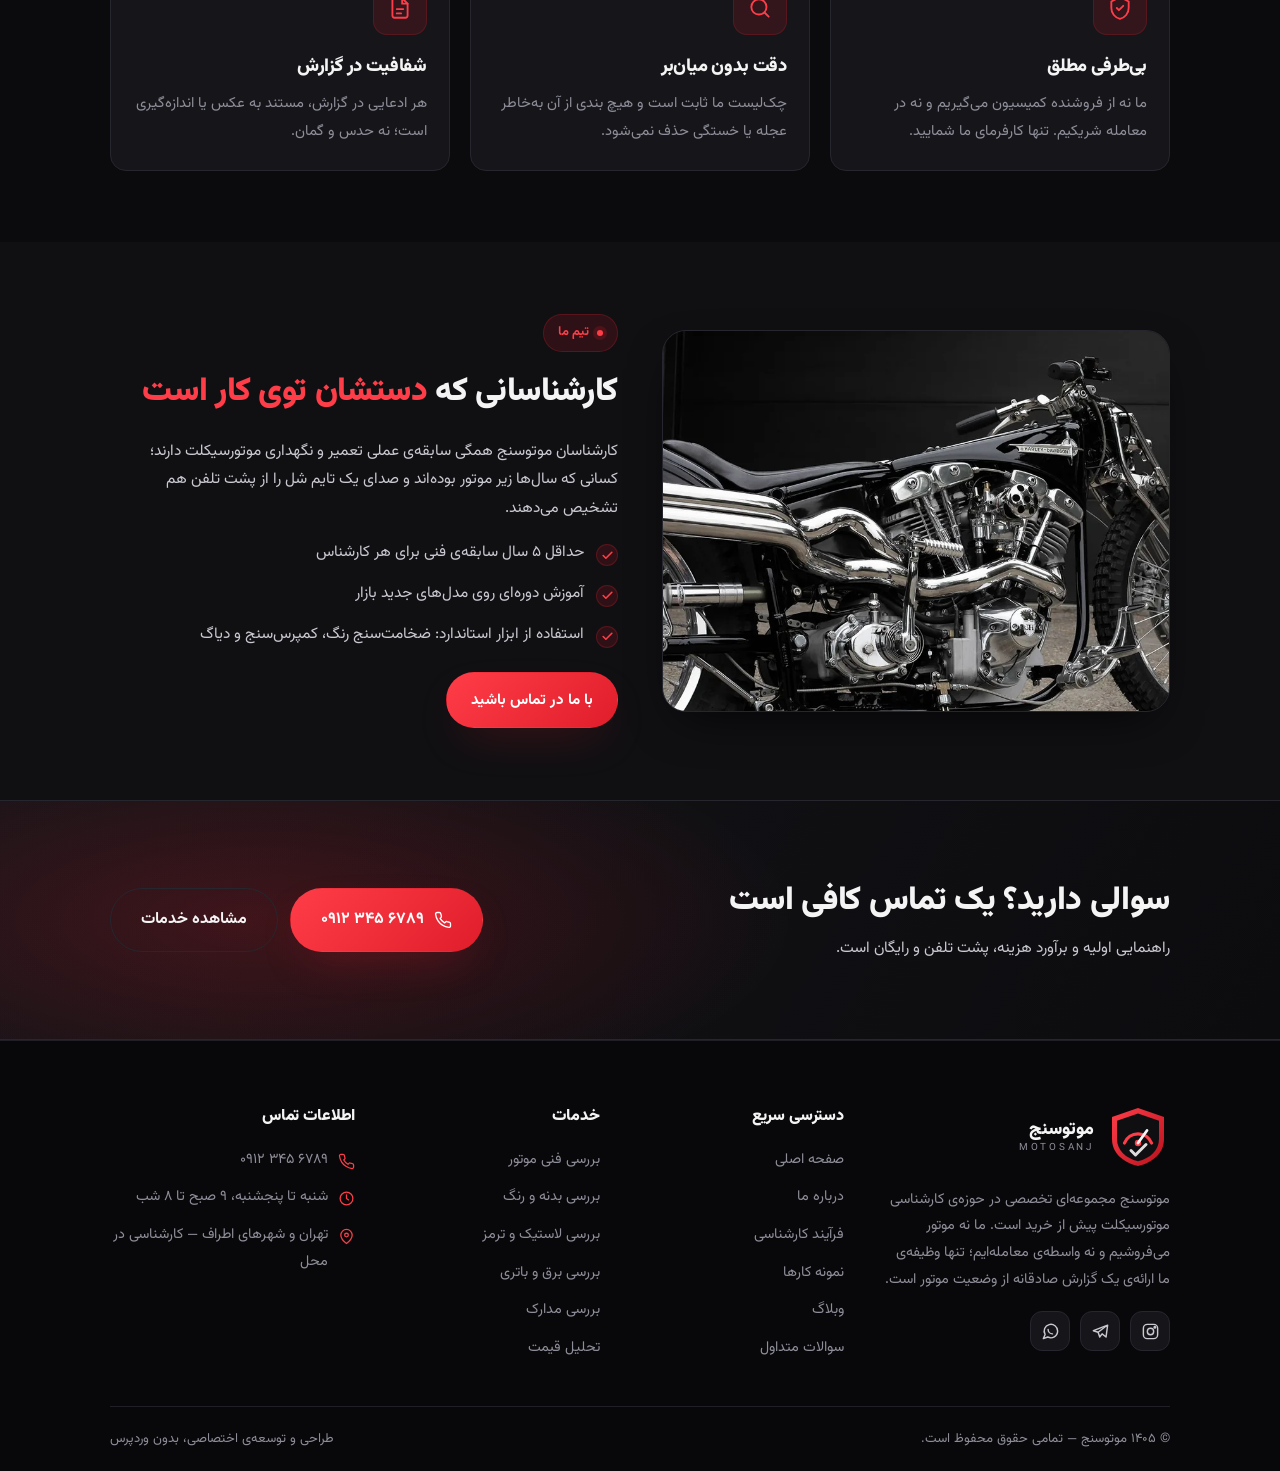
<file: about.html>
<!DOCTYPE html>
<html lang="fa" dir="rtl">
<head>
<meta charset="utf-8">
<meta name="viewport" content="width=device-width, initial-scale=1">
<title>درباره موتوسنج | کارشناسی بی‌طرف موتورسیکلت</title>
<meta name="description" content="موتوسنج یک مجموعه‌ی تخصصی کارشناسی موتورسیکلت پیش از خرید است؛ بدون فروش موتور، بدون واسطه‌گری و بدون خدمات تعمیرگاهی.">
<meta name="theme-color" content="#0b0b0d">
<link rel="canonical" href="https://motosanj.ir/about.html">
<link rel="icon" href="favicon.svg" type="image/svg+xml">
<link rel="preload" href="assets/fonts/Vazirmatn-Regular.woff2" as="font" type="font/woff2" crossorigin>
<link rel="preload" href="assets/fonts/Vazirmatn-Bold.woff2" as="font" type="font/woff2" crossorigin>
<link rel="stylesheet" href="assets/css/style.css">
<meta property="og:type" content="website">
<meta property="og:site_name" content="موتوسنج">
<meta property="og:title" content="درباره موتوسنج | کارشناسی بی‌طرف موتورسیکلت">
<meta property="og:description" content="موتوسنج یک مجموعه‌ی تخصصی کارشناسی موتورسیکلت پیش از خرید است؛ بدون فروش موتور، بدون واسطه‌گری و بدون خدمات تعمیرگاهی.">
<meta property="og:url" content="https://motosanj.ir/about.html">
<script>document.documentElement.classList.add("js");</script>
</head>
<body>
<a class="skip-link" href="#main">پرش به محتوای اصلی</a>

<div class="topbar">
  <div class="container topbar__inner">
    <ul class="topbar__list">
      <li><svg viewBox="0 0 24 24" fill="none" stroke="currentColor" stroke-width="1.8" stroke-linecap="round" stroke-linejoin="round"><path d="M22 16.9v3a2 2 0 0 1-2.2 2 19.8 19.8 0 0 1-8.6-3.1 19.5 19.5 0 0 1-6-6A19.8 19.8 0 0 1 2.1 4.2 2 2 0 0 1 4.1 2h3a2 2 0 0 1 2 1.7c.1 1 .4 1.9.7 2.8a2 2 0 0 1-.5 2.1L8.1 9.9a16 16 0 0 0 6 6l1.3-1.3a2 2 0 0 1 2.1-.4c.9.3 1.8.6 2.8.7a2 2 0 0 1 1.7 2Z"/></svg><a href="tel:+989123456789"><span class="num">۰۹۱۲ ۳۴۵ ۶۷۸۹</span></a></li>
      <li><svg viewBox="0 0 24 24" fill="none" stroke="currentColor" stroke-width="1.8" stroke-linecap="round" stroke-linejoin="round"><circle cx="12" cy="12" r="9"/><path d="M12 7v5l3 2"/></svg>شنبه تا پنجشنبه، ۹ تا ۲۰</li>
    </ul>
    <p style="margin:0">کارشناسی در محل، بدون واسطه و بدون پیش‌پرداخت</p>
  </div>
</div>

<header class="site-header">
  <div class="container header__inner">
    <a class="brand" href="index.html" aria-label="موتوسنج، صفحه اصلی">
      <img class="brand__mark" src="assets/img/logo.svg" alt="" width="64" height="64">
      <span class="brand__text">
        <span class="brand__name">موتوسنج</span>
        <span class="brand__latin">MOTOSANJ</span>
      </span>
    </a>

    <nav class="nav" id="site-nav" aria-label="منوی اصلی">
      <ul class="nav__list">
        <li><a href="index.html">صفحه اصلی</a></li>
        <li><a href="services.html">خدمات</a></li>
        <li><a href="process.html">فرآیند کارشناسی</a></li>
        <li><a href="portfolio.html">نمونه کارها</a></li>
        <li><a href="blog.html">وبلاگ</a></li>
        <li><a href="about.html" class="is-active">درباره ما</a></li>
        <li><a href="contact.html">تماس با ما</a></li>
      </ul>
    </nav>

    <div class="header__cta">
      <a class="btn btn-primary" href="tel:+989123456789"><svg viewBox="0 0 24 24" fill="none" stroke="currentColor" stroke-width="1.8" stroke-linecap="round" stroke-linejoin="round"><path d="M22 16.9v3a2 2 0 0 1-2.2 2 19.8 19.8 0 0 1-8.6-3.1 19.5 19.5 0 0 1-6-6A19.8 19.8 0 0 1 2.1 4.2 2 2 0 0 1 4.1 2h3a2 2 0 0 1 2 1.7c.1 1 .4 1.9.7 2.8a2 2 0 0 1-.5 2.1L8.1 9.9a16 16 0 0 0 6 6l1.3-1.3a2 2 0 0 1 2.1-.4c.9.3 1.8.6 2.8.7a2 2 0 0 1 1.7 2Z"/></svg><span>درخواست کارشناسی</span></a>
      <button class="nav-toggle" type="button" aria-label="باز و بسته کردن منو" aria-controls="site-nav" aria-expanded="false">
        <svg class="icon-open" viewBox="0 0 24 24" fill="none" stroke="currentColor" stroke-width="2" stroke-linecap="round"><path d="M4 7h16M4 12h16M4 17h16"/></svg>
        <svg class="icon-close" viewBox="0 0 24 24" fill="none" stroke="currentColor" stroke-width="2" stroke-linecap="round"><path d="M6 6l12 12M18 6L6 18"/></svg>
      </button>
    </div>
  </div>
</header>

<main id="main">

<section class="page-hero">
  <div class="container">
    <ul class="breadcrumb"><li><a href="index.html">صفحه اصلی</a></li><li>درباره ما</li></ul>
    <h1>درباره موتوسنج</h1>
    <p>ما موتور نمی‌فروشیم؛ فقط به شما می‌گوییم موتوری که می‌خواهید بخرید، واقعاً در چه وضعیتی است.</p>
  </div>
</section>

<section class="section">
  <div class="container split">
    <div class="reveal">
      <span class="kicker">داستان ما</span>
      <h2>کار ما فقط یک چیز است: <span class="hl">حقیقت موتور</span></h2>
      <p>
        موتوسنج از دل یک تجربه‌ی تلخ بیرون آمد؛ خرید موتوری که ظاهرش بی‌نقص بود
        اما یک ماه بعد معلوم شد شاسی‌اش ضربه خورده. آن روز فهمیدیم چیزی که در
        بازار موتورسیکلت ایران کم است، نه فروشنده است و نه واسطه — یک کارشناس
        بی‌طرف است.
      </p>
      <p>
        از آن زمان تا امروز، بیش از هزار موتورسیکلت را پیش از خرید بررسی کرده‌ایم.
        در هیچ‌کدام از این معامله‌ها ذی‌نفع نبوده‌ایم و هیچ‌وقت هم نخواهیم بود.
      </p>
      <ul class="check-list">
        <li>ما موتور نمی‌فروشیم و در هیچ معامله‌ای شریک نیستیم</li>
        <li>ما خدمات تعمیرگاهی ارائه نمی‌دهیم، پس انگیزه‌ای برای بزرگ‌نمایی ایراد نداریم</li>
        <li>گزارش ما همان چیزی است که کارشناس دیده؛ نه کمتر، نه بیشتر</li>
      </ul>
    </div>
    <div class="split__media reveal">
      <img src="assets/img/report.svg" alt="نمونه گزارش کارشناسی موتوسنج" width="720" height="560" loading="lazy">
    </div>
  </div>
</section>

<section class="section section--alt">
  <div class="container">
    <div class="stats reveal" style="margin-top:0">
      <div class="stats__item">
        <div class="stats__num"><span data-count="1450">۰</span><span>+</span></div>
        <div class="stats__label">موتور کارشناسی‌شده</div>
      </div>
      <div class="stats__item">
        <div class="stats__num"><span data-count="60">۰</span><span>+</span></div>
        <div class="stats__label">مورد بررسی در هر کارشناسی</div>
      </div>
      <div class="stats__item">
        <div class="stats__num"><span data-count="8">۰</span><span>+</span></div>
        <div class="stats__label">سال سابقه‌ی تخصصی</div>
      </div>
      <div class="stats__item">
        <div class="stats__num"><span data-count="95">۰</span><span>٪</span></div>
        <div class="stats__label">رضایت مشتریان</div>
      </div>
    </div>
  </div>
</section>

<section class="section">
  <div class="container">
    <div class="section-head reveal">
      <span class="kicker">ارزش‌های ما</span>
      <h2>بر چه اصولی <span class="hl">کار می‌کنیم</span></h2>
      <p>سه اصلی که از روز اول تغییر نکرده‌اند.</p>
    </div>

    <div class="grid grid-3">
      <article class="card reveal">
        <span class="card-icon"><svg viewBox="0 0 24 24" fill="none" stroke="currentColor" stroke-width="1.7" stroke-linecap="round" stroke-linejoin="round"><path d="M12 2l8 4v6c0 5-3.4 9-8 10-4.6-1-8-5-8-10V6l8-4Z"/><path d="M9 12l2 2 4-4"/></svg></span>
        <h3>بی‌طرفی مطلق</h3>
        <p>ما نه از فروشنده کمیسیون می‌گیریم و نه در معامله شریکیم. تنها کارفرمای ما شمایید.</p>
      </article>
      <article class="card reveal">
        <span class="card-icon"><svg viewBox="0 0 24 24" fill="none" stroke="currentColor" stroke-width="1.7" stroke-linecap="round" stroke-linejoin="round"><circle cx="11" cy="11" r="7"/><path d="M20 20l-3.6-3.6"/></svg></span>
        <h3>دقت بدون میان‌بر</h3>
        <p>چک‌لیست ما ثابت است و هیچ بندی از آن به‌خاطر عجله یا خستگی حذف نمی‌شود.</p>
      </article>
      <article class="card reveal">
        <span class="card-icon"><svg viewBox="0 0 24 24" fill="none" stroke="currentColor" stroke-width="1.7" stroke-linecap="round" stroke-linejoin="round"><path d="M14 3H7a2 2 0 0 0-2 2v14a2 2 0 0 0 2 2h10a2 2 0 0 0 2-2V8l-5-5Z"/><path d="M14 3v5h5M9 13h6M9 17h4"/></svg></span>
        <h3>شفافیت در گزارش</h3>
        <p>هر ادعایی در گزارش، مستند به عکس یا اندازه‌گیری است؛ نه حدس و گمان.</p>
      </article>
    </div>
  </div>
</section>

<section class="section section--alt">
  <div class="container split split--reverse">
    <div class="reveal">
      <span class="kicker">تیم ما</span>
      <h2>کارشناسانی که <span class="hl">دستشان توی کار است</span></h2>
      <p>
        کارشناسان موتوسنج همگی سابقه‌ی عملی تعمیر و نگهداری موتورسیکلت دارند؛
        کسانی که سال‌ها زیر موتور بوده‌اند و صدای یک تایم شل را از پشت تلفن هم تشخیص می‌دهند.
      </p>
      <ul class="check-list">
        <li>حداقل ۵ سال سابقه‌ی فنی برای هر کارشناس</li>
        <li>آموزش دوره‌ای روی مدل‌های جدید بازار</li>
        <li>استفاده از ابزار استاندارد: ضخامت‌سنج رنگ، کمپرس‌سنج و دیاگ</li>
      </ul>
      <a class="btn btn-primary" href="contact.html"><span>با ما در تماس باشید</span></a>
    </div>
    <div class="split__media reveal">
      <img src="assets/img/moto-harley.webp" alt="کارشناس موتوسنج در حال بررسی موتورسیکلت" width="800" height="600" loading="lazy">
    </div>
  </div>
</section>

<section class="cta-band">
  <div class="container cta-band__inner">
    <div class="reveal">
      <h2>سوالی دارید؟ یک تماس کافی است</h2>
      <p>راهنمایی اولیه و برآورد هزینه، پشت تلفن و رایگان است.</p>
    </div>
    <div class="cta-band__actions reveal">
      <a class="btn btn-primary btn-lg" href="tel:+989123456789"><svg viewBox="0 0 24 24" fill="none" stroke="currentColor" stroke-width="1.8" stroke-linecap="round" stroke-linejoin="round"><path d="M22 16.9v3a2 2 0 0 1-2.2 2 19.8 19.8 0 0 1-8.6-3.1 19.5 19.5 0 0 1-6-6A19.8 19.8 0 0 1 2.1 4.2 2 2 0 0 1 4.1 2h3a2 2 0 0 1 2 1.7c.1 1 .4 1.9.7 2.8a2 2 0 0 1-.5 2.1L8.1 9.9a16 16 0 0 0 6 6l1.3-1.3a2 2 0 0 1 2.1-.4c.9.3 1.8.6 2.8.7a2 2 0 0 1 1.7 2Z"/></svg><span class="num">۰۹۱۲ ۳۴۵ ۶۷۸۹</span></a>
      <a class="btn btn-ghost btn-lg" href="services.html"><span>مشاهده خدمات</span></a>
    </div>
  </div>
</section>

</main>

<footer class="site-footer">
  <div class="container">
    <div class="footer__grid">
      <div>
        <div class="footer__brand">
          <img src="assets/img/logo.svg" alt="" width="64" height="64">
          <span class="brand__text">
            <span class="brand__name">موتوسنج</span>
            <span class="brand__latin">MOTOSANJ</span>
          </span>
        </div>
        <p>
          موتوسنج مجموعه‌ای تخصصی در حوزه‌ی کارشناسی موتورسیکلت پیش از خرید است.
          ما نه موتور می‌فروشیم و نه واسطه‌ی معامله‌ایم؛ تنها وظیفه‌ی ما ارائه‌ی
          یک گزارش صادقانه از وضعیت موتور است.
        </p>
        <div class="socials">
          <a href="#" aria-label="اینستاگرام موتوسنج"><svg viewBox="0 0 24 24" fill="none" stroke="currentColor" stroke-width="1.8" stroke-linecap="round" stroke-linejoin="round"><rect x="3" y="3" width="18" height="18" rx="5"/><circle cx="12" cy="12" r="4"/><circle cx="17.5" cy="6.5" r="1"/></svg></a>
          <a href="#" aria-label="تلگرام موتوسنج"><svg viewBox="0 0 24 24" fill="none" stroke="currentColor" stroke-width="1.8" stroke-linecap="round" stroke-linejoin="round"><path d="M21 4L3 11l6 2 2 6 3-4 5 4 2-15Z"/><path d="M9 13l9-7"/></svg></a>
          <a href="https://wa.me/989123456789" aria-label="واتساپ موتوسنج"><svg viewBox="0 0 24 24" fill="none" stroke="currentColor" stroke-width="1.8" stroke-linecap="round" stroke-linejoin="round"><path d="M21 11.5a8.5 8.5 0 0 1-12.6 7.4L3 21l2.2-5.2A8.5 8.5 0 1 1 21 11.5Z"/><path d="M9 9.5c0 3 2.5 5.5 5.5 5.5"/></svg></a>
        </div>
      </div>

      <div>
        <h4>دسترسی سریع</h4>
        <ul class="footer__list">
          <li><a href="index.html">صفحه اصلی</a></li>
          <li><a href="about.html">درباره ما</a></li>
          <li><a href="process.html">فرآیند کارشناسی</a></li>
          <li><a href="portfolio.html">نمونه کارها</a></li>
          <li><a href="blog.html">وبلاگ</a></li>
          <li><a href="faq.html">سوالات متداول</a></li>
        </ul>
      </div>

      <div>
        <h4>خدمات</h4>
        <ul class="footer__list">
          <li><a href="services.html#engine">بررسی فنی موتور</a></li>
          <li><a href="services.html#body">بررسی بدنه و رنگ</a></li>
          <li><a href="services.html#brake">بررسی لاستیک و ترمز</a></li>
          <li><a href="services.html#electric">بررسی برق و باتری</a></li>
          <li><a href="services.html#docs">بررسی مدارک</a></li>
          <li><a href="services.html#price">تحلیل قیمت</a></li>
        </ul>
      </div>

      <div>
        <h4>اطلاعات تماس</h4>
        <ul class="footer__list footer__contact">
          <li><svg viewBox="0 0 24 24" fill="none" stroke="currentColor" stroke-width="1.8" stroke-linecap="round" stroke-linejoin="round"><path d="M22 16.9v3a2 2 0 0 1-2.2 2 19.8 19.8 0 0 1-8.6-3.1 19.5 19.5 0 0 1-6-6A19.8 19.8 0 0 1 2.1 4.2 2 2 0 0 1 4.1 2h3a2 2 0 0 1 2 1.7c.1 1 .4 1.9.7 2.8a2 2 0 0 1-.5 2.1L8.1 9.9a16 16 0 0 0 6 6l1.3-1.3a2 2 0 0 1 2.1-.4c.9.3 1.8.6 2.8.7a2 2 0 0 1 1.7 2Z"/></svg><a href="tel:+989123456789"><span class="num">۰۹۱۲ ۳۴۵ ۶۷۸۹</span></a></li>
          <li><svg viewBox="0 0 24 24" fill="none" stroke="currentColor" stroke-width="1.8" stroke-linecap="round" stroke-linejoin="round"><circle cx="12" cy="12" r="9"/><path d="M12 7v5l3 2"/></svg>شنبه تا پنجشنبه، ۹ صبح تا ۸ شب</li>
          <li><svg viewBox="0 0 24 24" fill="none" stroke="currentColor" stroke-width="1.8" stroke-linecap="round" stroke-linejoin="round"><path d="M20 10c0 6-8 12-8 12S4 16 4 10a8 8 0 1 1 16 0Z"/><circle cx="12" cy="10" r="2.6"/></svg>تهران و شهرهای اطراف — کارشناسی در محل</li>
        </ul>
      </div>
    </div>

    <div class="footer__bottom">
      <span>© <span data-year>۱۴۰۴</span> موتوسنج — تمامی حقوق محفوظ است.</span>
      <span>طراحی و توسعه‌ی اختصاصی، بدون وردپرس</span>
    </div>
  </div>
</footer>

<div class="call-bar">
  <a class="btn btn-primary" href="tel:+989123456789"><svg viewBox="0 0 24 24" fill="none" stroke="currentColor" stroke-width="1.8" stroke-linecap="round" stroke-linejoin="round"><path d="M22 16.9v3a2 2 0 0 1-2.2 2 19.8 19.8 0 0 1-8.6-3.1 19.5 19.5 0 0 1-6-6A19.8 19.8 0 0 1 2.1 4.2 2 2 0 0 1 4.1 2h3a2 2 0 0 1 2 1.7c.1 1 .4 1.9.7 2.8a2 2 0 0 1-.5 2.1L8.1 9.9a16 16 0 0 0 6 6l1.3-1.3a2 2 0 0 1 2.1-.4c.9.3 1.8.6 2.8.7a2 2 0 0 1 1.7 2Z"/></svg>تماس با کارشناس</a>
  <a class="btn btn-ghost" href="services.html">خدمات و تعرفه</a>
</div>

<button class="to-top" type="button" aria-label="بازگشت به بالای صفحه">
  <svg viewBox="0 0 24 24" fill="none" stroke="currentColor" stroke-width="2" stroke-linecap="round" stroke-linejoin="round"><path d="M12 19V5M5 12l7-7 7 7"/></svg>
</button>

<script src="assets/js/main.js" defer></script>
</body>
</html>
</file>
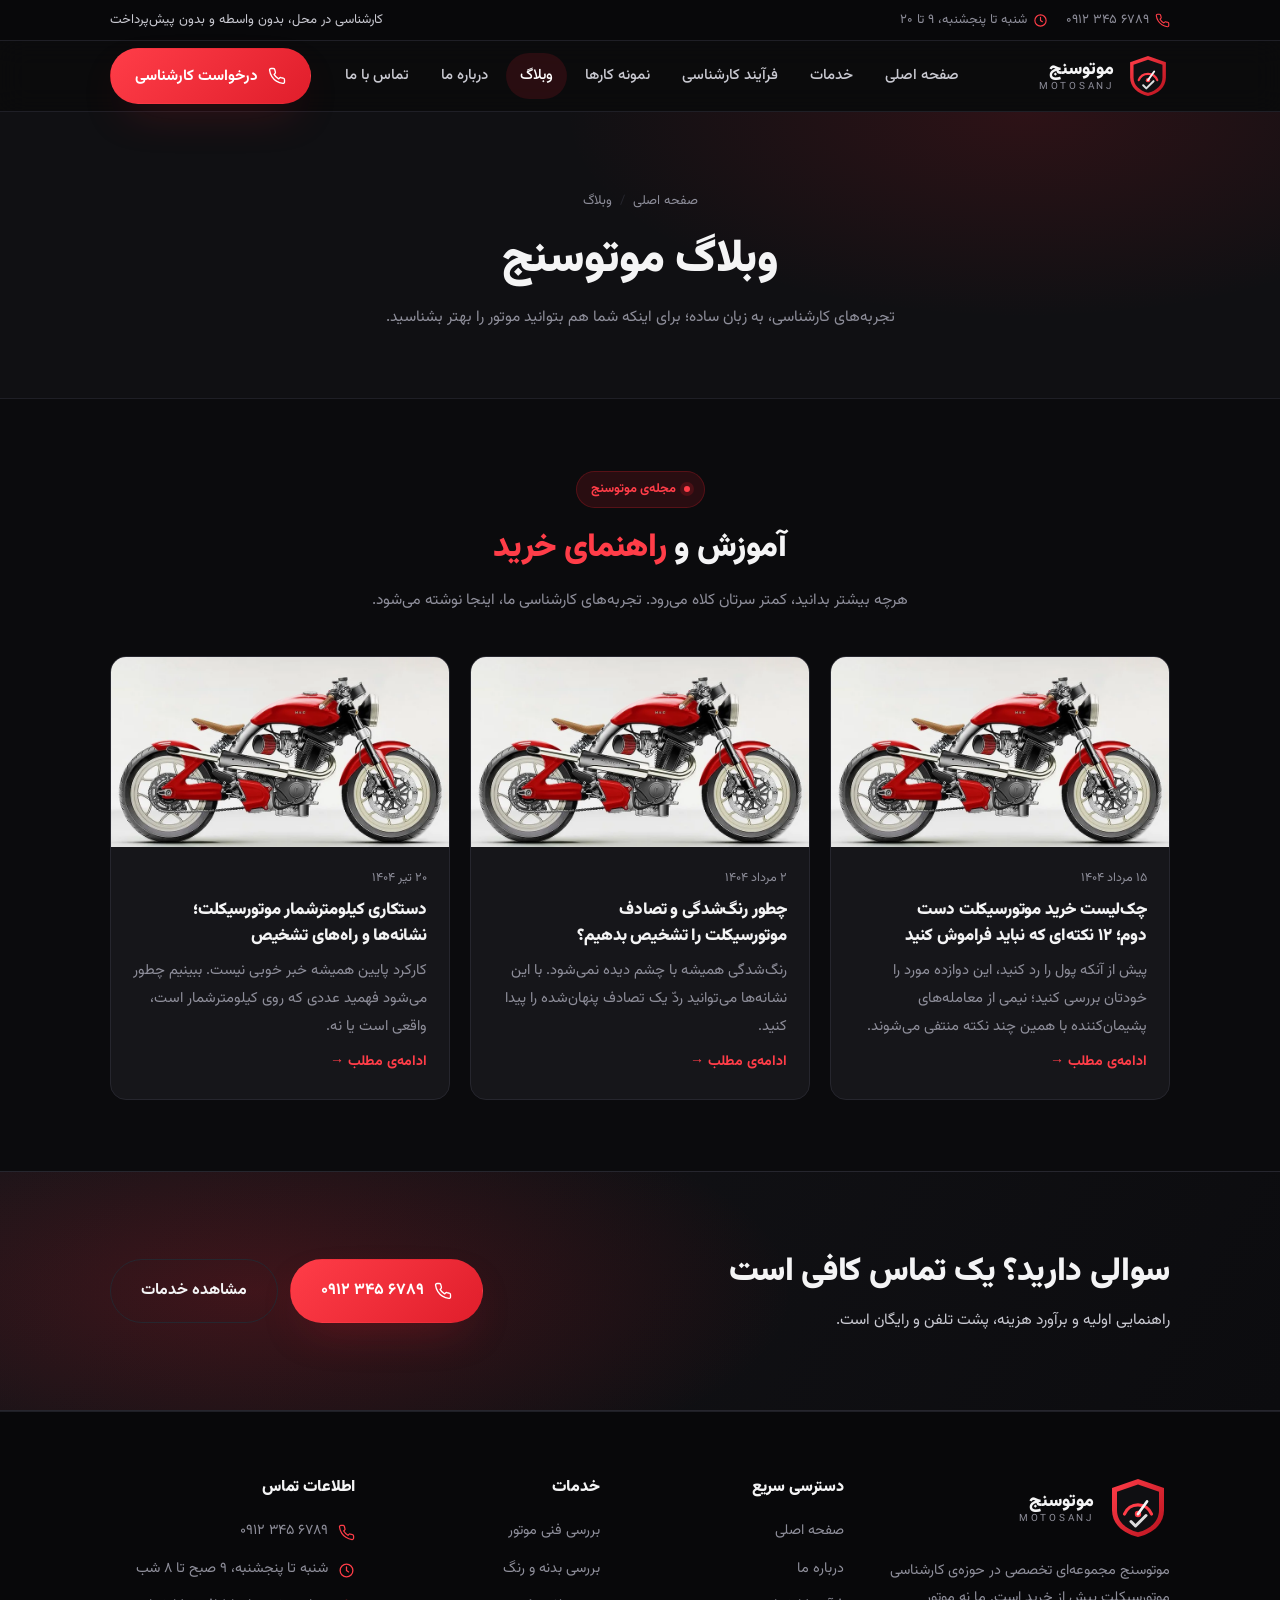
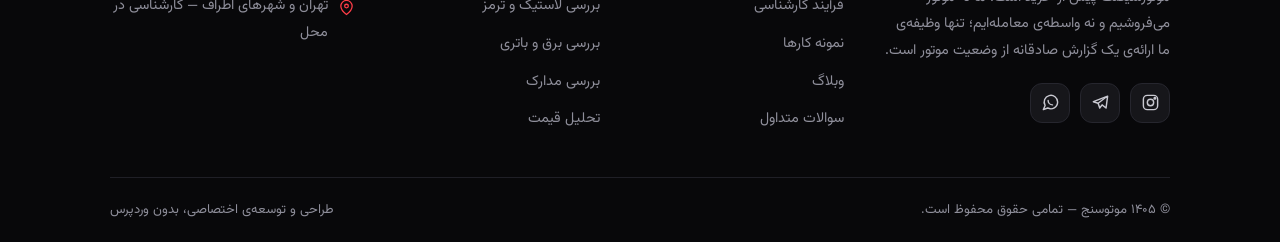
<file: blog.html>
<!DOCTYPE html>
<html lang="fa" dir="rtl">
<head>
<meta charset="utf-8">
<meta name="viewport" content="width=device-width, initial-scale=1">
<title>وبلاگ موتوسنج | راهنمای خرید موتورسیکلت</title>
<meta name="description" content="مقاله‌های آموزشی موتوسنج درباره‌ی خرید موتورسیکلت دست دوم، تشخیص رنگ‌شدگی، دستکاری کیلومترشمار و نکات فنی کارشناسی.">
<meta name="theme-color" content="#0b0b0d">
<link rel="canonical" href="https://motosanj.ir/blog.html">
<link rel="icon" href="favicon.svg" type="image/svg+xml">
<link rel="preload" href="assets/fonts/Vazirmatn-Regular.woff2" as="font" type="font/woff2" crossorigin>
<link rel="preload" href="assets/fonts/Vazirmatn-Bold.woff2" as="font" type="font/woff2" crossorigin>
<link rel="stylesheet" href="assets/css/style.css">
<meta property="og:type" content="website">
<meta property="og:site_name" content="موتوسنج">
<meta property="og:title" content="وبلاگ موتوسنج | راهنمای خرید موتورسیکلت">
<meta property="og:description" content="مقاله‌های آموزشی موتوسنج درباره‌ی خرید موتورسیکلت دست دوم، تشخیص رنگ‌شدگی، دستکاری کیلومترشمار و نکات فنی کارشناسی.">
<meta property="og:url" content="https://motosanj.ir/blog.html">
<script>document.documentElement.classList.add("js");</script>
</head>
<body>
<a class="skip-link" href="#main">پرش به محتوای اصلی</a>

<div class="topbar">
  <div class="container topbar__inner">
    <ul class="topbar__list">
      <li><svg viewBox="0 0 24 24" fill="none" stroke="currentColor" stroke-width="1.8" stroke-linecap="round" stroke-linejoin="round"><path d="M22 16.9v3a2 2 0 0 1-2.2 2 19.8 19.8 0 0 1-8.6-3.1 19.5 19.5 0 0 1-6-6A19.8 19.8 0 0 1 2.1 4.2 2 2 0 0 1 4.1 2h3a2 2 0 0 1 2 1.7c.1 1 .4 1.9.7 2.8a2 2 0 0 1-.5 2.1L8.1 9.9a16 16 0 0 0 6 6l1.3-1.3a2 2 0 0 1 2.1-.4c.9.3 1.8.6 2.8.7a2 2 0 0 1 1.7 2Z"/></svg><a href="tel:+989123456789"><span class="num">۰۹۱۲ ۳۴۵ ۶۷۸۹</span></a></li>
      <li><svg viewBox="0 0 24 24" fill="none" stroke="currentColor" stroke-width="1.8" stroke-linecap="round" stroke-linejoin="round"><circle cx="12" cy="12" r="9"/><path d="M12 7v5l3 2"/></svg>شنبه تا پنجشنبه، ۹ تا ۲۰</li>
    </ul>
    <p style="margin:0">کارشناسی در محل، بدون واسطه و بدون پیش‌پرداخت</p>
  </div>
</div>

<header class="site-header">
  <div class="container header__inner">
    <a class="brand" href="index.html" aria-label="موتوسنج، صفحه اصلی">
      <img class="brand__mark" src="assets/img/logo.svg" alt="" width="64" height="64">
      <span class="brand__text">
        <span class="brand__name">موتوسنج</span>
        <span class="brand__latin">MOTOSANJ</span>
      </span>
    </a>

    <nav class="nav" id="site-nav" aria-label="منوی اصلی">
      <ul class="nav__list">
        <li><a href="index.html">صفحه اصلی</a></li>
        <li><a href="services.html">خدمات</a></li>
        <li><a href="process.html">فرآیند کارشناسی</a></li>
        <li><a href="portfolio.html">نمونه کارها</a></li>
        <li><a href="blog.html" class="is-active">وبلاگ</a></li>
        <li><a href="about.html">درباره ما</a></li>
        <li><a href="contact.html">تماس با ما</a></li>
      </ul>
    </nav>

    <div class="header__cta">
      <a class="btn btn-primary" href="tel:+989123456789"><svg viewBox="0 0 24 24" fill="none" stroke="currentColor" stroke-width="1.8" stroke-linecap="round" stroke-linejoin="round"><path d="M22 16.9v3a2 2 0 0 1-2.2 2 19.8 19.8 0 0 1-8.6-3.1 19.5 19.5 0 0 1-6-6A19.8 19.8 0 0 1 2.1 4.2 2 2 0 0 1 4.1 2h3a2 2 0 0 1 2 1.7c.1 1 .4 1.9.7 2.8a2 2 0 0 1-.5 2.1L8.1 9.9a16 16 0 0 0 6 6l1.3-1.3a2 2 0 0 1 2.1-.4c.9.3 1.8.6 2.8.7a2 2 0 0 1 1.7 2Z"/></svg><span>درخواست کارشناسی</span></a>
      <button class="nav-toggle" type="button" aria-label="باز و بسته کردن منو" aria-controls="site-nav" aria-expanded="false">
        <svg class="icon-open" viewBox="0 0 24 24" fill="none" stroke="currentColor" stroke-width="2" stroke-linecap="round"><path d="M4 7h16M4 12h16M4 17h16"/></svg>
        <svg class="icon-close" viewBox="0 0 24 24" fill="none" stroke="currentColor" stroke-width="2" stroke-linecap="round"><path d="M6 6l12 12M18 6L6 18"/></svg>
      </button>
    </div>
  </div>
</header>

<main id="main">

<section class="page-hero">
  <div class="container">
    <ul class="breadcrumb"><li><a href="index.html">صفحه اصلی</a></li><li>وبلاگ</li></ul>
    <h1>وبلاگ موتوسنج</h1>
    <p>تجربه‌های کارشناسی، به زبان ساده؛ برای اینکه شما هم بتوانید موتور را بهتر بشناسید.</p>
  </div>
</section>

<section class="section">
  <div class="container">
    <div class="section-head reveal">
      <span class="kicker">مجله‌ی موتوسنج</span>
      <h2>آموزش و <span class="hl">راهنمای خرید</span></h2>
      <p>هرچه بیشتر بدانید، کمتر سرتان کلاه می‌رود. تجربه‌های کارشناسی ما، اینجا نوشته می‌شود.</p>
    </div>

    <div class="grid grid-3">
      <article class="card post-card reveal" style="padding:0">
        <a href="blog/checklist-kharid-motorsiklet.html" class="post-card__media">
          <img src="assets/img/post-cover-cafe.webp" alt="چک‌لیست خرید موتورسیکلت دست دوم؛ ۱۲ نکته‌ای که نباید فراموش کنید" width="800" height="450" loading="lazy">
        </a>
        <div class="post-card__body">
          <span class="post-card__date">۱۵ مرداد ۱۴۰۴</span>
          <h3><a href="blog/checklist-kharid-motorsiklet.html">چک‌لیست خرید موتورسیکلت دست دوم؛ ۱۲ نکته‌ای که نباید فراموش کنید</a></h3>
          <p>پیش از آنکه پول را رد کنید، این دوازده مورد را خودتان بررسی کنید؛ نیمی از معامله‌های پشیمان‌کننده با همین چند نکته منتفی می‌شوند.</p>
          <a class="post-card__more" href="blog/checklist-kharid-motorsiklet.html">ادامه‌ی مطلب →</a>
        </div>
      </article>
      <article class="card post-card reveal" style="padding:0">
        <a href="blog/tashkhis-rang-shodegi.html" class="post-card__media">
          <img src="assets/img/post-cover-cafe.webp" alt="چطور رنگ‌شدگی و تصادف موتورسیکلت را تشخیص بدهیم؟" width="800" height="450" loading="lazy">
        </a>
        <div class="post-card__body">
          <span class="post-card__date">۲ مرداد ۱۴۰۴</span>
          <h3><a href="blog/tashkhis-rang-shodegi.html">چطور رنگ‌شدگی و تصادف موتورسیکلت را تشخیص بدهیم؟</a></h3>
          <p>رنگ‌شدگی همیشه با چشم دیده نمی‌شود. با این نشانه‌ها می‌توانید ردّ یک تصادف پنهان‌شده را پیدا کنید.</p>
          <a class="post-card__more" href="blog/tashkhis-rang-shodegi.html">ادامه‌ی مطلب →</a>
        </div>
      </article>
      <article class="card post-card reveal" style="padding:0">
        <a href="blog/karkard-dastkari.html" class="post-card__media">
          <img src="assets/img/post-cover-cafe.webp" alt="دستکاری کیلومترشمار موتورسیکلت؛ نشانه‌ها و راه‌های تشخیص" width="800" height="450" loading="lazy">
        </a>
        <div class="post-card__body">
          <span class="post-card__date">۲۰ تیر ۱۴۰۴</span>
          <h3><a href="blog/karkard-dastkari.html">دستکاری کیلومترشمار موتورسیکلت؛ نشانه‌ها و راه‌های تشخیص</a></h3>
          <p>کارکرد پایین همیشه خبر خوبی نیست. ببینیم چطور می‌شود فهمید عددی که روی کیلومترشمار است، واقعی است یا نه.</p>
          <a class="post-card__more" href="blog/karkard-dastkari.html">ادامه‌ی مطلب →</a>
        </div>
      </article>
    </div>
  </div>
</section>

<section class="cta-band">
  <div class="container cta-band__inner">
    <div class="reveal">
      <h2>سوالی دارید؟ یک تماس کافی است</h2>
      <p>راهنمایی اولیه و برآورد هزینه، پشت تلفن و رایگان است.</p>
    </div>
    <div class="cta-band__actions reveal">
      <a class="btn btn-primary btn-lg" href="tel:+989123456789"><svg viewBox="0 0 24 24" fill="none" stroke="currentColor" stroke-width="1.8" stroke-linecap="round" stroke-linejoin="round"><path d="M22 16.9v3a2 2 0 0 1-2.2 2 19.8 19.8 0 0 1-8.6-3.1 19.5 19.5 0 0 1-6-6A19.8 19.8 0 0 1 2.1 4.2 2 2 0 0 1 4.1 2h3a2 2 0 0 1 2 1.7c.1 1 .4 1.9.7 2.8a2 2 0 0 1-.5 2.1L8.1 9.9a16 16 0 0 0 6 6l1.3-1.3a2 2 0 0 1 2.1-.4c.9.3 1.8.6 2.8.7a2 2 0 0 1 1.7 2Z"/></svg><span class="num">۰۹۱۲ ۳۴۵ ۶۷۸۹</span></a>
      <a class="btn btn-ghost btn-lg" href="services.html"><span>مشاهده خدمات</span></a>
    </div>
  </div>
</section>

</main>

<footer class="site-footer">
  <div class="container">
    <div class="footer__grid">
      <div>
        <div class="footer__brand">
          <img src="assets/img/logo.svg" alt="" width="64" height="64">
          <span class="brand__text">
            <span class="brand__name">موتوسنج</span>
            <span class="brand__latin">MOTOSANJ</span>
          </span>
        </div>
        <p>
          موتوسنج مجموعه‌ای تخصصی در حوزه‌ی کارشناسی موتورسیکلت پیش از خرید است.
          ما نه موتور می‌فروشیم و نه واسطه‌ی معامله‌ایم؛ تنها وظیفه‌ی ما ارائه‌ی
          یک گزارش صادقانه از وضعیت موتور است.
        </p>
        <div class="socials">
          <a href="#" aria-label="اینستاگرام موتوسنج"><svg viewBox="0 0 24 24" fill="none" stroke="currentColor" stroke-width="1.8" stroke-linecap="round" stroke-linejoin="round"><rect x="3" y="3" width="18" height="18" rx="5"/><circle cx="12" cy="12" r="4"/><circle cx="17.5" cy="6.5" r="1"/></svg></a>
          <a href="#" aria-label="تلگرام موتوسنج"><svg viewBox="0 0 24 24" fill="none" stroke="currentColor" stroke-width="1.8" stroke-linecap="round" stroke-linejoin="round"><path d="M21 4L3 11l6 2 2 6 3-4 5 4 2-15Z"/><path d="M9 13l9-7"/></svg></a>
          <a href="https://wa.me/989123456789" aria-label="واتساپ موتوسنج"><svg viewBox="0 0 24 24" fill="none" stroke="currentColor" stroke-width="1.8" stroke-linecap="round" stroke-linejoin="round"><path d="M21 11.5a8.5 8.5 0 0 1-12.6 7.4L3 21l2.2-5.2A8.5 8.5 0 1 1 21 11.5Z"/><path d="M9 9.5c0 3 2.5 5.5 5.5 5.5"/></svg></a>
        </div>
      </div>

      <div>
        <h4>دسترسی سریع</h4>
        <ul class="footer__list">
          <li><a href="index.html">صفحه اصلی</a></li>
          <li><a href="about.html">درباره ما</a></li>
          <li><a href="process.html">فرآیند کارشناسی</a></li>
          <li><a href="portfolio.html">نمونه کارها</a></li>
          <li><a href="blog.html">وبلاگ</a></li>
          <li><a href="faq.html">سوالات متداول</a></li>
        </ul>
      </div>

      <div>
        <h4>خدمات</h4>
        <ul class="footer__list">
          <li><a href="services.html#engine">بررسی فنی موتور</a></li>
          <li><a href="services.html#body">بررسی بدنه و رنگ</a></li>
          <li><a href="services.html#brake">بررسی لاستیک و ترمز</a></li>
          <li><a href="services.html#electric">بررسی برق و باتری</a></li>
          <li><a href="services.html#docs">بررسی مدارک</a></li>
          <li><a href="services.html#price">تحلیل قیمت</a></li>
        </ul>
      </div>

      <div>
        <h4>اطلاعات تماس</h4>
        <ul class="footer__list footer__contact">
          <li><svg viewBox="0 0 24 24" fill="none" stroke="currentColor" stroke-width="1.8" stroke-linecap="round" stroke-linejoin="round"><path d="M22 16.9v3a2 2 0 0 1-2.2 2 19.8 19.8 0 0 1-8.6-3.1 19.5 19.5 0 0 1-6-6A19.8 19.8 0 0 1 2.1 4.2 2 2 0 0 1 4.1 2h3a2 2 0 0 1 2 1.7c.1 1 .4 1.9.7 2.8a2 2 0 0 1-.5 2.1L8.1 9.9a16 16 0 0 0 6 6l1.3-1.3a2 2 0 0 1 2.1-.4c.9.3 1.8.6 2.8.7a2 2 0 0 1 1.7 2Z"/></svg><a href="tel:+989123456789"><span class="num">۰۹۱۲ ۳۴۵ ۶۷۸۹</span></a></li>
          <li><svg viewBox="0 0 24 24" fill="none" stroke="currentColor" stroke-width="1.8" stroke-linecap="round" stroke-linejoin="round"><circle cx="12" cy="12" r="9"/><path d="M12 7v5l3 2"/></svg>شنبه تا پنجشنبه، ۹ صبح تا ۸ شب</li>
          <li><svg viewBox="0 0 24 24" fill="none" stroke="currentColor" stroke-width="1.8" stroke-linecap="round" stroke-linejoin="round"><path d="M20 10c0 6-8 12-8 12S4 16 4 10a8 8 0 1 1 16 0Z"/><circle cx="12" cy="10" r="2.6"/></svg>تهران و شهرهای اطراف — کارشناسی در محل</li>
        </ul>
      </div>
    </div>

    <div class="footer__bottom">
      <span>© <span data-year>۱۴۰۴</span> موتوسنج — تمامی حقوق محفوظ است.</span>
      <span>طراحی و توسعه‌ی اختصاصی، بدون وردپرس</span>
    </div>
  </div>
</footer>

<div class="call-bar">
  <a class="btn btn-primary" href="tel:+989123456789"><svg viewBox="0 0 24 24" fill="none" stroke="currentColor" stroke-width="1.8" stroke-linecap="round" stroke-linejoin="round"><path d="M22 16.9v3a2 2 0 0 1-2.2 2 19.8 19.8 0 0 1-8.6-3.1 19.5 19.5 0 0 1-6-6A19.8 19.8 0 0 1 2.1 4.2 2 2 0 0 1 4.1 2h3a2 2 0 0 1 2 1.7c.1 1 .4 1.9.7 2.8a2 2 0 0 1-.5 2.1L8.1 9.9a16 16 0 0 0 6 6l1.3-1.3a2 2 0 0 1 2.1-.4c.9.3 1.8.6 2.8.7a2 2 0 0 1 1.7 2Z"/></svg>تماس با کارشناس</a>
  <a class="btn btn-ghost" href="services.html">خدمات و تعرفه</a>
</div>

<button class="to-top" type="button" aria-label="بازگشت به بالای صفحه">
  <svg viewBox="0 0 24 24" fill="none" stroke="currentColor" stroke-width="2" stroke-linecap="round" stroke-linejoin="round"><path d="M12 19V5M5 12l7-7 7 7"/></svg>
</button>

<script src="assets/js/main.js" defer></script>
</body>
</html>
</file>
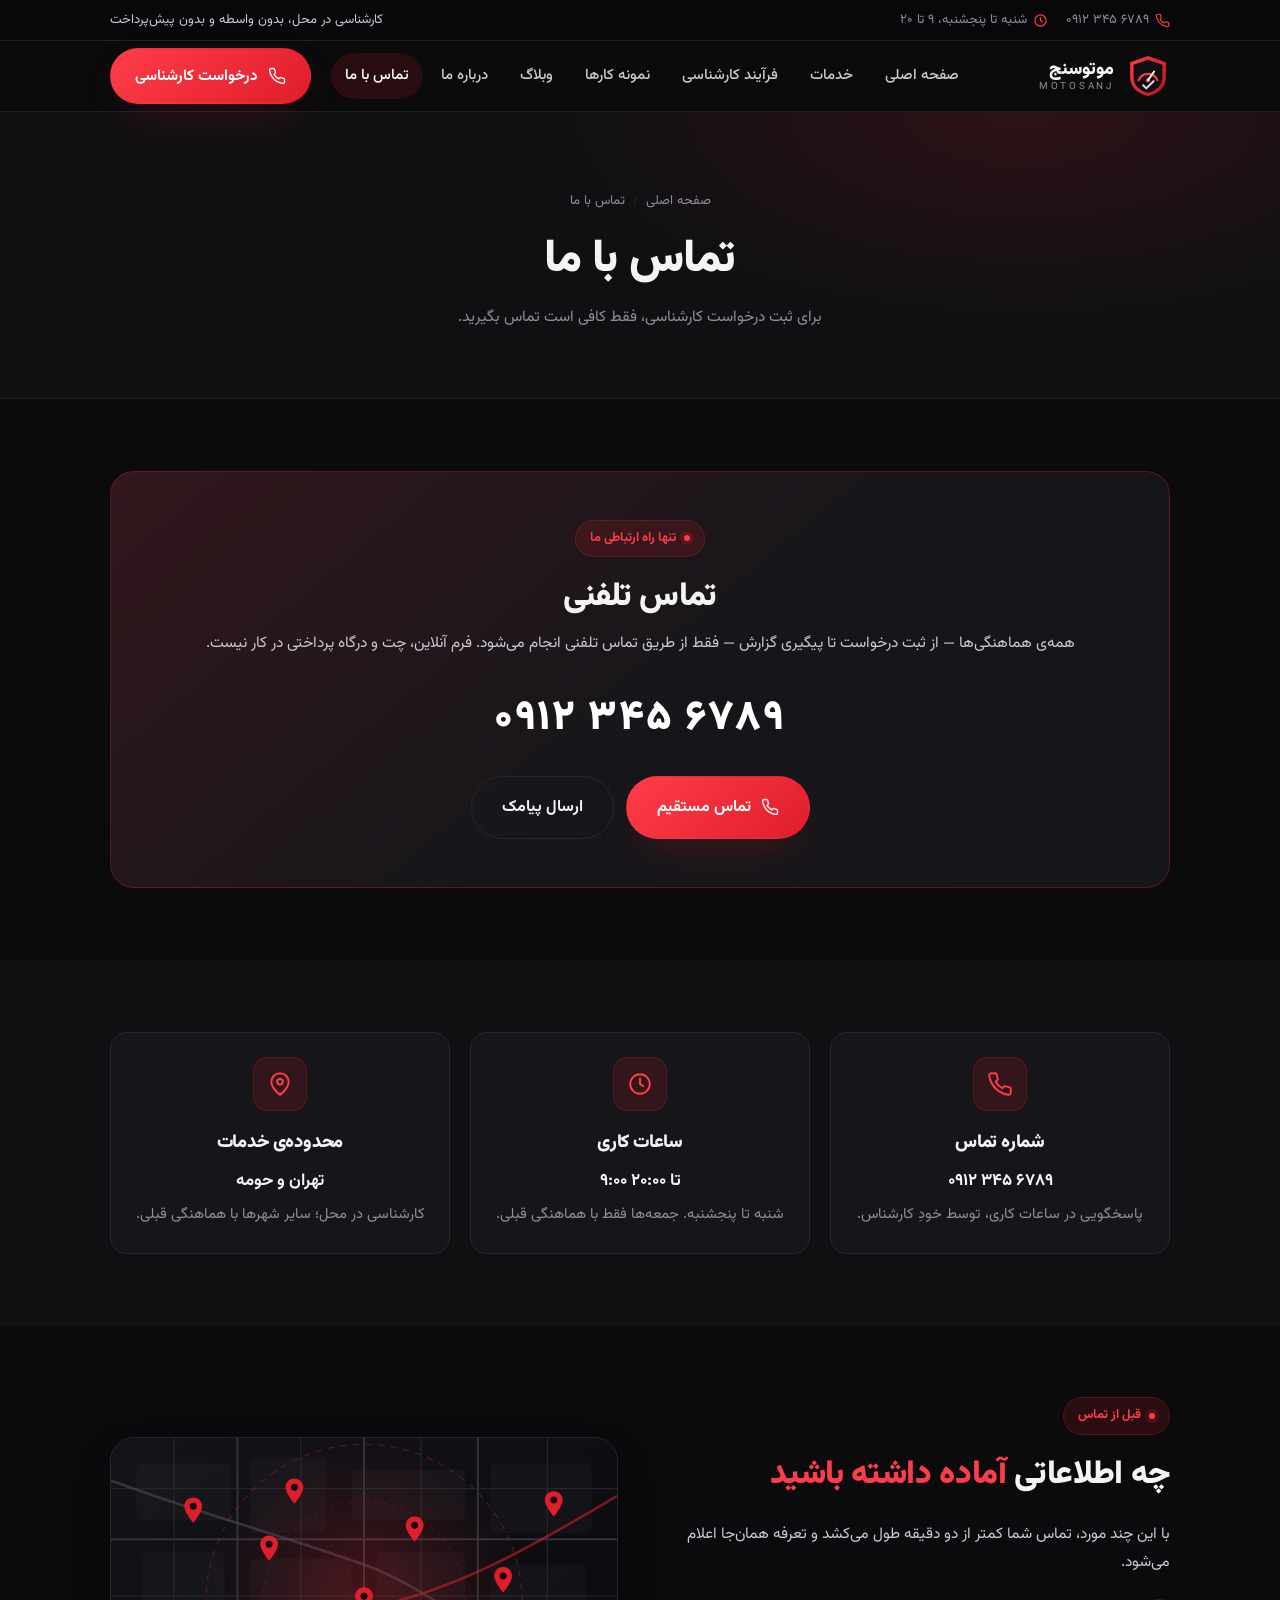
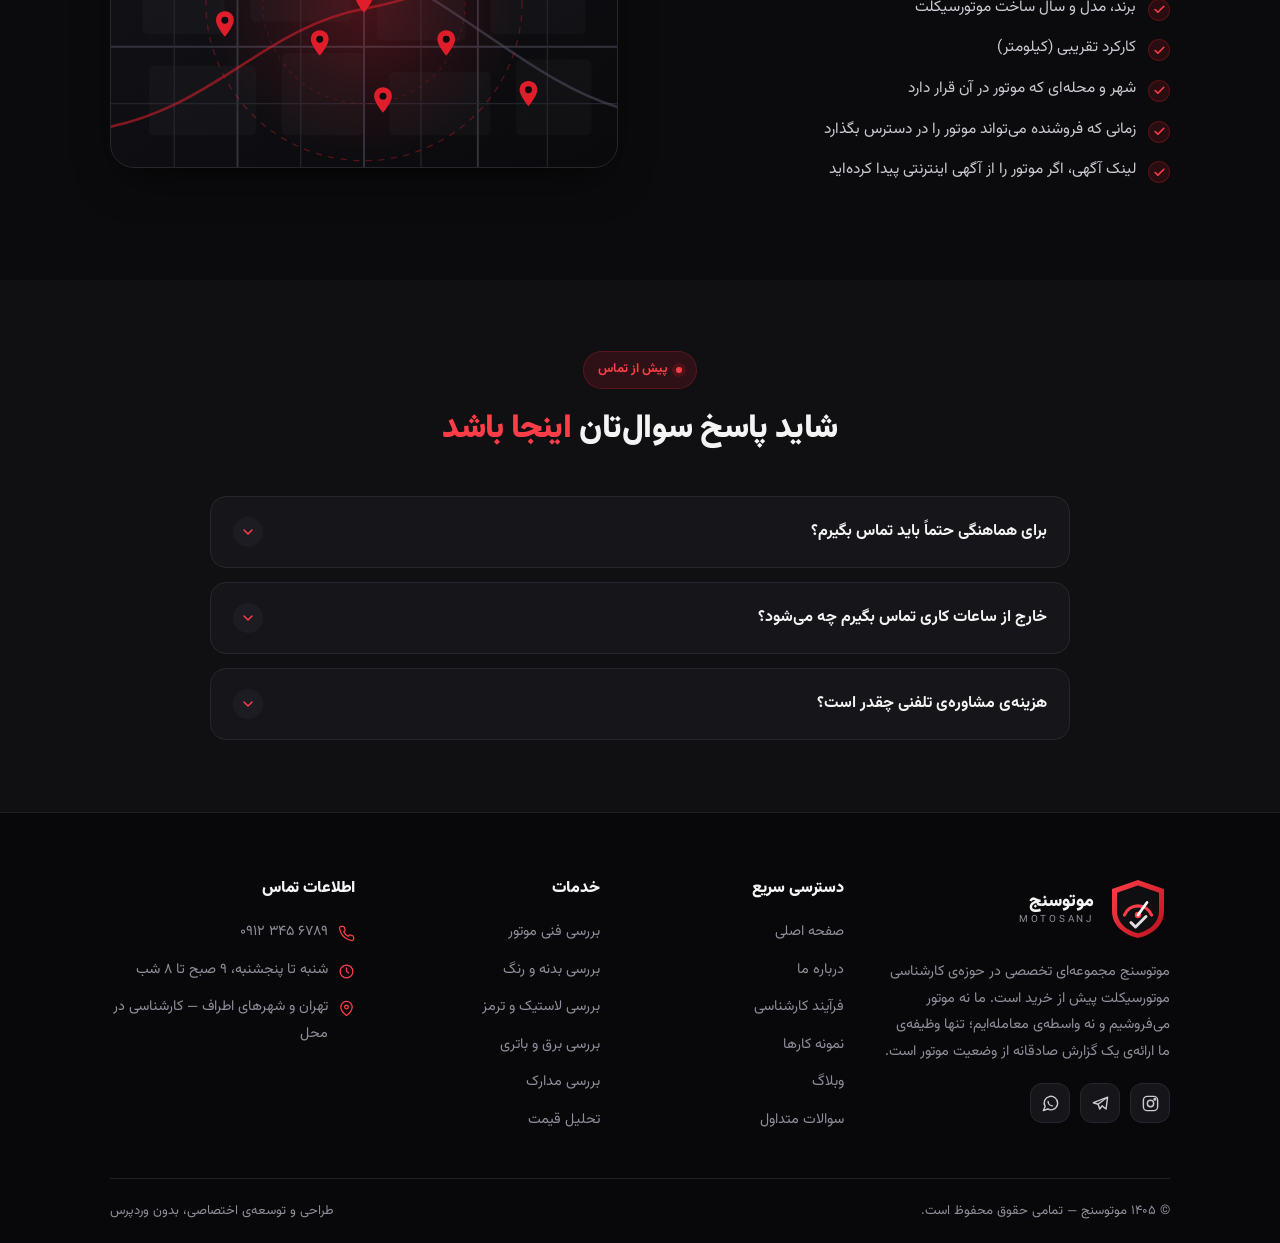
<file: contact.html>
<!DOCTYPE html>
<html lang="fa" dir="rtl">
<head>
<meta charset="utf-8">
<meta name="viewport" content="width=device-width, initial-scale=1">
<title>تماس با موتوسنج | هماهنگی کارشناسی موتورسیکلت</title>
<meta name="description" content="برای هماهنگی کارشناسی موتورسیکلت با موتوسنج تماس بگیرید. ساعات کاری شنبه تا پنجشنبه، ۹ تا ۲۰، کارشناسی در محل در تهران و حومه.">
<meta name="theme-color" content="#0b0b0d">
<link rel="canonical" href="https://motosanj.ir/contact.html">
<link rel="icon" href="favicon.svg" type="image/svg+xml">
<link rel="preload" href="assets/fonts/Vazirmatn-Regular.woff2" as="font" type="font/woff2" crossorigin>
<link rel="preload" href="assets/fonts/Vazirmatn-Bold.woff2" as="font" type="font/woff2" crossorigin>
<link rel="stylesheet" href="assets/css/style.css">
<meta property="og:type" content="website">
<meta property="og:site_name" content="موتوسنج">
<meta property="og:title" content="تماس با موتوسنج | هماهنگی کارشناسی موتورسیکلت">
<meta property="og:description" content="برای هماهنگی کارشناسی موتورسیکلت با موتوسنج تماس بگیرید. ساعات کاری شنبه تا پنجشنبه، ۹ تا ۲۰، کارشناسی در محل در تهران و حومه.">
<meta property="og:url" content="https://motosanj.ir/contact.html">
<script>document.documentElement.classList.add("js");</script>
</head>
<body>
<a class="skip-link" href="#main">پرش به محتوای اصلی</a>

<div class="topbar">
  <div class="container topbar__inner">
    <ul class="topbar__list">
      <li><svg viewBox="0 0 24 24" fill="none" stroke="currentColor" stroke-width="1.8" stroke-linecap="round" stroke-linejoin="round"><path d="M22 16.9v3a2 2 0 0 1-2.2 2 19.8 19.8 0 0 1-8.6-3.1 19.5 19.5 0 0 1-6-6A19.8 19.8 0 0 1 2.1 4.2 2 2 0 0 1 4.1 2h3a2 2 0 0 1 2 1.7c.1 1 .4 1.9.7 2.8a2 2 0 0 1-.5 2.1L8.1 9.9a16 16 0 0 0 6 6l1.3-1.3a2 2 0 0 1 2.1-.4c.9.3 1.8.6 2.8.7a2 2 0 0 1 1.7 2Z"/></svg><a href="tel:+989123456789"><span class="num">۰۹۱۲ ۳۴۵ ۶۷۸۹</span></a></li>
      <li><svg viewBox="0 0 24 24" fill="none" stroke="currentColor" stroke-width="1.8" stroke-linecap="round" stroke-linejoin="round"><circle cx="12" cy="12" r="9"/><path d="M12 7v5l3 2"/></svg>شنبه تا پنجشنبه، ۹ تا ۲۰</li>
    </ul>
    <p style="margin:0">کارشناسی در محل، بدون واسطه و بدون پیش‌پرداخت</p>
  </div>
</div>

<header class="site-header">
  <div class="container header__inner">
    <a class="brand" href="index.html" aria-label="موتوسنج، صفحه اصلی">
      <img class="brand__mark" src="assets/img/logo.svg" alt="" width="64" height="64">
      <span class="brand__text">
        <span class="brand__name">موتوسنج</span>
        <span class="brand__latin">MOTOSANJ</span>
      </span>
    </a>

    <nav class="nav" id="site-nav" aria-label="منوی اصلی">
      <ul class="nav__list">
        <li><a href="index.html">صفحه اصلی</a></li>
        <li><a href="services.html">خدمات</a></li>
        <li><a href="process.html">فرآیند کارشناسی</a></li>
        <li><a href="portfolio.html">نمونه کارها</a></li>
        <li><a href="blog.html">وبلاگ</a></li>
        <li><a href="about.html">درباره ما</a></li>
        <li><a href="contact.html" class="is-active">تماس با ما</a></li>
      </ul>
    </nav>

    <div class="header__cta">
      <a class="btn btn-primary" href="tel:+989123456789"><svg viewBox="0 0 24 24" fill="none" stroke="currentColor" stroke-width="1.8" stroke-linecap="round" stroke-linejoin="round"><path d="M22 16.9v3a2 2 0 0 1-2.2 2 19.8 19.8 0 0 1-8.6-3.1 19.5 19.5 0 0 1-6-6A19.8 19.8 0 0 1 2.1 4.2 2 2 0 0 1 4.1 2h3a2 2 0 0 1 2 1.7c.1 1 .4 1.9.7 2.8a2 2 0 0 1-.5 2.1L8.1 9.9a16 16 0 0 0 6 6l1.3-1.3a2 2 0 0 1 2.1-.4c.9.3 1.8.6 2.8.7a2 2 0 0 1 1.7 2Z"/></svg><span>درخواست کارشناسی</span></a>
      <button class="nav-toggle" type="button" aria-label="باز و بسته کردن منو" aria-controls="site-nav" aria-expanded="false">
        <svg class="icon-open" viewBox="0 0 24 24" fill="none" stroke="currentColor" stroke-width="2" stroke-linecap="round"><path d="M4 7h16M4 12h16M4 17h16"/></svg>
        <svg class="icon-close" viewBox="0 0 24 24" fill="none" stroke="currentColor" stroke-width="2" stroke-linecap="round"><path d="M6 6l12 12M18 6L6 18"/></svg>
      </button>
    </div>
  </div>
</header>

<main id="main">

<section class="page-hero">
  <div class="container">
    <ul class="breadcrumb"><li><a href="index.html">صفحه اصلی</a></li><li>تماس با ما</li></ul>
    <h1>تماس با ما</h1>
    <p>برای ثبت درخواست کارشناسی، فقط کافی است تماس بگیرید.</p>
  </div>
</section>

<section class="section">
  <div class="container">
    <div class="callout reveal">
      <span class="kicker">تنها راه ارتباطی ما</span>
      <h2 style="margin-bottom:6px">تماس تلفنی</h2>
      <p>
        همه‌ی هماهنگی‌ها — از ثبت درخواست تا پیگیری گزارش — فقط از طریق تماس تلفنی انجام می‌شود.
        فرم آنلاین، چت و درگاه پرداختی در کار نیست.
      </p>
      <a class="phone-big" href="tel:+989123456789">۰۹۱۲ ۳۴۵ ۶۷۸۹</a>
      <div style="display:flex;gap:12px;justify-content:center;flex-wrap:wrap">
        <a class="btn btn-primary btn-lg" href="tel:+989123456789"><svg viewBox="0 0 24 24" fill="none" stroke="currentColor" stroke-width="1.8" stroke-linecap="round" stroke-linejoin="round"><path d="M22 16.9v3a2 2 0 0 1-2.2 2 19.8 19.8 0 0 1-8.6-3.1 19.5 19.5 0 0 1-6-6A19.8 19.8 0 0 1 2.1 4.2 2 2 0 0 1 4.1 2h3a2 2 0 0 1 2 1.7c.1 1 .4 1.9.7 2.8a2 2 0 0 1-.5 2.1L8.1 9.9a16 16 0 0 0 6 6l1.3-1.3a2 2 0 0 1 2.1-.4c.9.3 1.8.6 2.8.7a2 2 0 0 1 1.7 2Z"/></svg><span>تماس مستقیم</span></a>
        <a class="btn btn-ghost btn-lg" href="sms:+989123456789"><span>ارسال پیامک</span></a>
      </div>
    </div>
  </div>
</section>

<section class="section section--alt">
  <div class="container">
    <div class="contact-grid">
      <article class="card contact-card reveal">
        <span class="card-icon"><svg viewBox="0 0 24 24" fill="none" stroke="currentColor" stroke-width="1.8" stroke-linecap="round" stroke-linejoin="round"><path d="M22 16.9v3a2 2 0 0 1-2.2 2 19.8 19.8 0 0 1-8.6-3.1 19.5 19.5 0 0 1-6-6A19.8 19.8 0 0 1 2.1 4.2 2 2 0 0 1 4.1 2h3a2 2 0 0 1 2 1.7c.1 1 .4 1.9.7 2.8a2 2 0 0 1-.5 2.1L8.1 9.9a16 16 0 0 0 6 6l1.3-1.3a2 2 0 0 1 2.1-.4c.9.3 1.8.6 2.8.7a2 2 0 0 1 1.7 2Z"/></svg></span>
        <h3>شماره تماس</h3>
        <strong><a href="tel:+989123456789" class="num">۰۹۱۲ ۳۴۵ ۶۷۸۹</a></strong>
        <p>پاسخگویی در ساعات کاری، توسط خودِ کارشناس.</p>
      </article>
      <article class="card contact-card reveal">
        <span class="card-icon"><svg viewBox="0 0 24 24" fill="none" stroke="currentColor" stroke-width="1.8" stroke-linecap="round" stroke-linejoin="round"><circle cx="12" cy="12" r="9"/><path d="M12 7v5l3 2"/></svg></span>
        <h3>ساعات کاری</h3>
        <strong>۹:۰۰ تا ۲۰:۰۰</strong>
        <p>شنبه تا پنجشنبه. جمعه‌ها فقط با هماهنگی قبلی.</p>
      </article>
      <article class="card contact-card reveal">
        <span class="card-icon"><svg viewBox="0 0 24 24" fill="none" stroke="currentColor" stroke-width="1.8" stroke-linecap="round" stroke-linejoin="round"><path d="M20 10c0 6-8 12-8 12S4 16 4 10a8 8 0 1 1 16 0Z"/><circle cx="12" cy="10" r="2.6"/></svg></span>
        <h3>محدوده‌ی خدمات</h3>
        <strong>تهران و حومه</strong>
        <p>کارشناسی در محل؛ سایر شهرها با هماهنگی قبلی.</p>
      </article>
    </div>
  </div>
</section>

<section class="section">
  <div class="container split">
    <div class="reveal">
      <span class="kicker">قبل از تماس</span>
      <h2>چه اطلاعاتی <span class="hl">آماده داشته باشید</span></h2>
      <p>با این چند مورد، تماس شما کمتر از دو دقیقه طول می‌کشد و تعرفه همان‌جا اعلام می‌شود.</p>
      <ul class="check-list">
        <li>برند، مدل و سال ساخت موتورسیکلت</li>
        <li>کارکرد تقریبی (کیلومتر)</li>
        <li>شهر و محله‌ای که موتور در آن قرار دارد</li>
        <li>زمانی که فروشنده می‌تواند موتور را در دسترس بگذارد</li>
        <li>لینک آگهی، اگر موتور را از آگهی اینترنتی پیدا کرده‌اید</li>
      </ul>
    </div>
    <div class="split__media reveal">
      <img src="assets/img/coverage-map.svg" alt="نقشه محدوده خدمات موتوسنج" width="800" height="520" loading="lazy">
    </div>
  </div>
</section>

<section class="section section--alt">
  <div class="container">
    <div class="section-head reveal">
      <span class="kicker">پیش از تماس</span>
      <h2>شاید پاسخ سوال‌تان <span class="hl">اینجا باشد</span></h2>
    </div>
    <div class="faq">
      <div class="faq__item reveal">
        <button class="faq__q" type="button" aria-expanded="false">
          <span>برای هماهنگی حتماً باید تماس بگیرم؟</span>
          <span class="faq__chevron"><svg viewBox="0 0 24 24" fill="none" stroke="currentColor" stroke-width="2.2" stroke-linecap="round" stroke-linejoin="round"><path d="M6 9l6 6 6-6"/></svg></span>
        </button>
        <div class="faq__a"><div><p>بله. تنها راه ارتباطی ما تماس تلفنی است؛ این‌طور می‌توانیم همان لحظه شرایط موتور را بپرسیم و تعرفه‌ی دقیق را اعلام کنیم.</p></div></div>
      </div>
      <div class="faq__item reveal">
        <button class="faq__q" type="button" aria-expanded="false">
          <span>خارج از ساعات کاری تماس بگیرم چه می‌شود؟</span>
          <span class="faq__chevron"><svg viewBox="0 0 24 24" fill="none" stroke="currentColor" stroke-width="2.2" stroke-linecap="round" stroke-linejoin="round"><path d="M6 9l6 6 6-6"/></svg></span>
        </button>
        <div class="faq__a"><div><p>اگر خارج از ساعات کاری تماس بگیرید یا خط اشغال باشد، یک پیامک با مشخصات موتور بفرستید؛ اول وقت کاری با شما تماس می‌گیریم.</p></div></div>
      </div>
      <div class="faq__item reveal">
        <button class="faq__q" type="button" aria-expanded="false">
          <span>هزینه‌ی مشاوره‌ی تلفنی چقدر است؟</span>
          <span class="faq__chevron"><svg viewBox="0 0 24 24" fill="none" stroke="currentColor" stroke-width="2.2" stroke-linecap="round" stroke-linejoin="round"><path d="M6 9l6 6 6-6"/></svg></span>
        </button>
        <div class="faq__a"><div><p>راهنمایی اولیه و اعلام تعرفه، کاملاً رایگان است. هزینه فقط بابت خودِ کارشناسی و پس از انجام آن دریافت می‌شود.</p></div></div>
      </div>
    </div>
  </div>
</section>

</main>

<footer class="site-footer">
  <div class="container">
    <div class="footer__grid">
      <div>
        <div class="footer__brand">
          <img src="assets/img/logo.svg" alt="" width="64" height="64">
          <span class="brand__text">
            <span class="brand__name">موتوسنج</span>
            <span class="brand__latin">MOTOSANJ</span>
          </span>
        </div>
        <p>
          موتوسنج مجموعه‌ای تخصصی در حوزه‌ی کارشناسی موتورسیکلت پیش از خرید است.
          ما نه موتور می‌فروشیم و نه واسطه‌ی معامله‌ایم؛ تنها وظیفه‌ی ما ارائه‌ی
          یک گزارش صادقانه از وضعیت موتور است.
        </p>
        <div class="socials">
          <a href="#" aria-label="اینستاگرام موتوسنج"><svg viewBox="0 0 24 24" fill="none" stroke="currentColor" stroke-width="1.8" stroke-linecap="round" stroke-linejoin="round"><rect x="3" y="3" width="18" height="18" rx="5"/><circle cx="12" cy="12" r="4"/><circle cx="17.5" cy="6.5" r="1"/></svg></a>
          <a href="#" aria-label="تلگرام موتوسنج"><svg viewBox="0 0 24 24" fill="none" stroke="currentColor" stroke-width="1.8" stroke-linecap="round" stroke-linejoin="round"><path d="M21 4L3 11l6 2 2 6 3-4 5 4 2-15Z"/><path d="M9 13l9-7"/></svg></a>
          <a href="https://wa.me/989123456789" aria-label="واتساپ موتوسنج"><svg viewBox="0 0 24 24" fill="none" stroke="currentColor" stroke-width="1.8" stroke-linecap="round" stroke-linejoin="round"><path d="M21 11.5a8.5 8.5 0 0 1-12.6 7.4L3 21l2.2-5.2A8.5 8.5 0 1 1 21 11.5Z"/><path d="M9 9.5c0 3 2.5 5.5 5.5 5.5"/></svg></a>
        </div>
      </div>

      <div>
        <h4>دسترسی سریع</h4>
        <ul class="footer__list">
          <li><a href="index.html">صفحه اصلی</a></li>
          <li><a href="about.html">درباره ما</a></li>
          <li><a href="process.html">فرآیند کارشناسی</a></li>
          <li><a href="portfolio.html">نمونه کارها</a></li>
          <li><a href="blog.html">وبلاگ</a></li>
          <li><a href="faq.html">سوالات متداول</a></li>
        </ul>
      </div>

      <div>
        <h4>خدمات</h4>
        <ul class="footer__list">
          <li><a href="services.html#engine">بررسی فنی موتور</a></li>
          <li><a href="services.html#body">بررسی بدنه و رنگ</a></li>
          <li><a href="services.html#brake">بررسی لاستیک و ترمز</a></li>
          <li><a href="services.html#electric">بررسی برق و باتری</a></li>
          <li><a href="services.html#docs">بررسی مدارک</a></li>
          <li><a href="services.html#price">تحلیل قیمت</a></li>
        </ul>
      </div>

      <div>
        <h4>اطلاعات تماس</h4>
        <ul class="footer__list footer__contact">
          <li><svg viewBox="0 0 24 24" fill="none" stroke="currentColor" stroke-width="1.8" stroke-linecap="round" stroke-linejoin="round"><path d="M22 16.9v3a2 2 0 0 1-2.2 2 19.8 19.8 0 0 1-8.6-3.1 19.5 19.5 0 0 1-6-6A19.8 19.8 0 0 1 2.1 4.2 2 2 0 0 1 4.1 2h3a2 2 0 0 1 2 1.7c.1 1 .4 1.9.7 2.8a2 2 0 0 1-.5 2.1L8.1 9.9a16 16 0 0 0 6 6l1.3-1.3a2 2 0 0 1 2.1-.4c.9.3 1.8.6 2.8.7a2 2 0 0 1 1.7 2Z"/></svg><a href="tel:+989123456789"><span class="num">۰۹۱۲ ۳۴۵ ۶۷۸۹</span></a></li>
          <li><svg viewBox="0 0 24 24" fill="none" stroke="currentColor" stroke-width="1.8" stroke-linecap="round" stroke-linejoin="round"><circle cx="12" cy="12" r="9"/><path d="M12 7v5l3 2"/></svg>شنبه تا پنجشنبه، ۹ صبح تا ۸ شب</li>
          <li><svg viewBox="0 0 24 24" fill="none" stroke="currentColor" stroke-width="1.8" stroke-linecap="round" stroke-linejoin="round"><path d="M20 10c0 6-8 12-8 12S4 16 4 10a8 8 0 1 1 16 0Z"/><circle cx="12" cy="10" r="2.6"/></svg>تهران و شهرهای اطراف — کارشناسی در محل</li>
        </ul>
      </div>
    </div>

    <div class="footer__bottom">
      <span>© <span data-year>۱۴۰۴</span> موتوسنج — تمامی حقوق محفوظ است.</span>
      <span>طراحی و توسعه‌ی اختصاصی، بدون وردپرس</span>
    </div>
  </div>
</footer>

<div class="call-bar">
  <a class="btn btn-primary" href="tel:+989123456789"><svg viewBox="0 0 24 24" fill="none" stroke="currentColor" stroke-width="1.8" stroke-linecap="round" stroke-linejoin="round"><path d="M22 16.9v3a2 2 0 0 1-2.2 2 19.8 19.8 0 0 1-8.6-3.1 19.5 19.5 0 0 1-6-6A19.8 19.8 0 0 1 2.1 4.2 2 2 0 0 1 4.1 2h3a2 2 0 0 1 2 1.7c.1 1 .4 1.9.7 2.8a2 2 0 0 1-.5 2.1L8.1 9.9a16 16 0 0 0 6 6l1.3-1.3a2 2 0 0 1 2.1-.4c.9.3 1.8.6 2.8.7a2 2 0 0 1 1.7 2Z"/></svg>تماس با کارشناس</a>
  <a class="btn btn-ghost" href="services.html">خدمات و تعرفه</a>
</div>

<button class="to-top" type="button" aria-label="بازگشت به بالای صفحه">
  <svg viewBox="0 0 24 24" fill="none" stroke="currentColor" stroke-width="2" stroke-linecap="round" stroke-linejoin="round"><path d="M12 19V5M5 12l7-7 7 7"/></svg>
</button>

<script src="assets/js/main.js" defer></script>
</body>
</html>
</file>
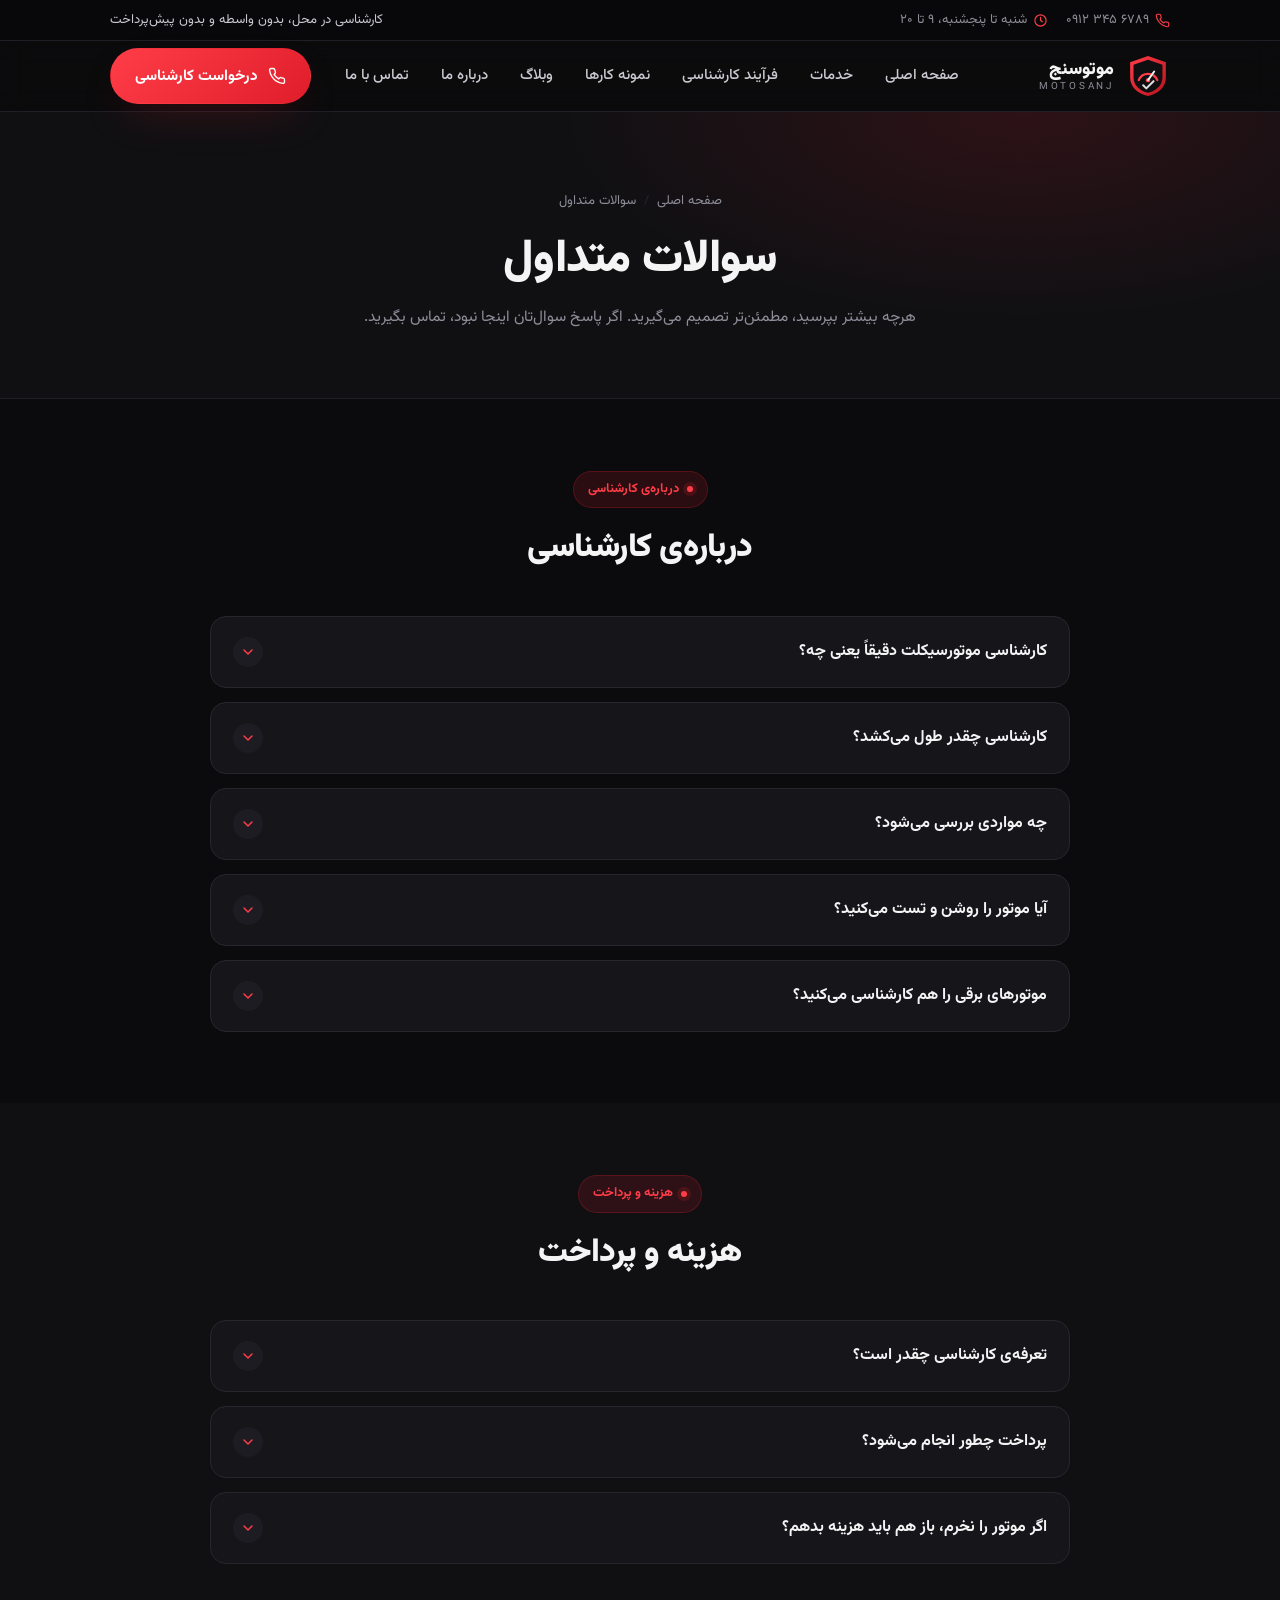
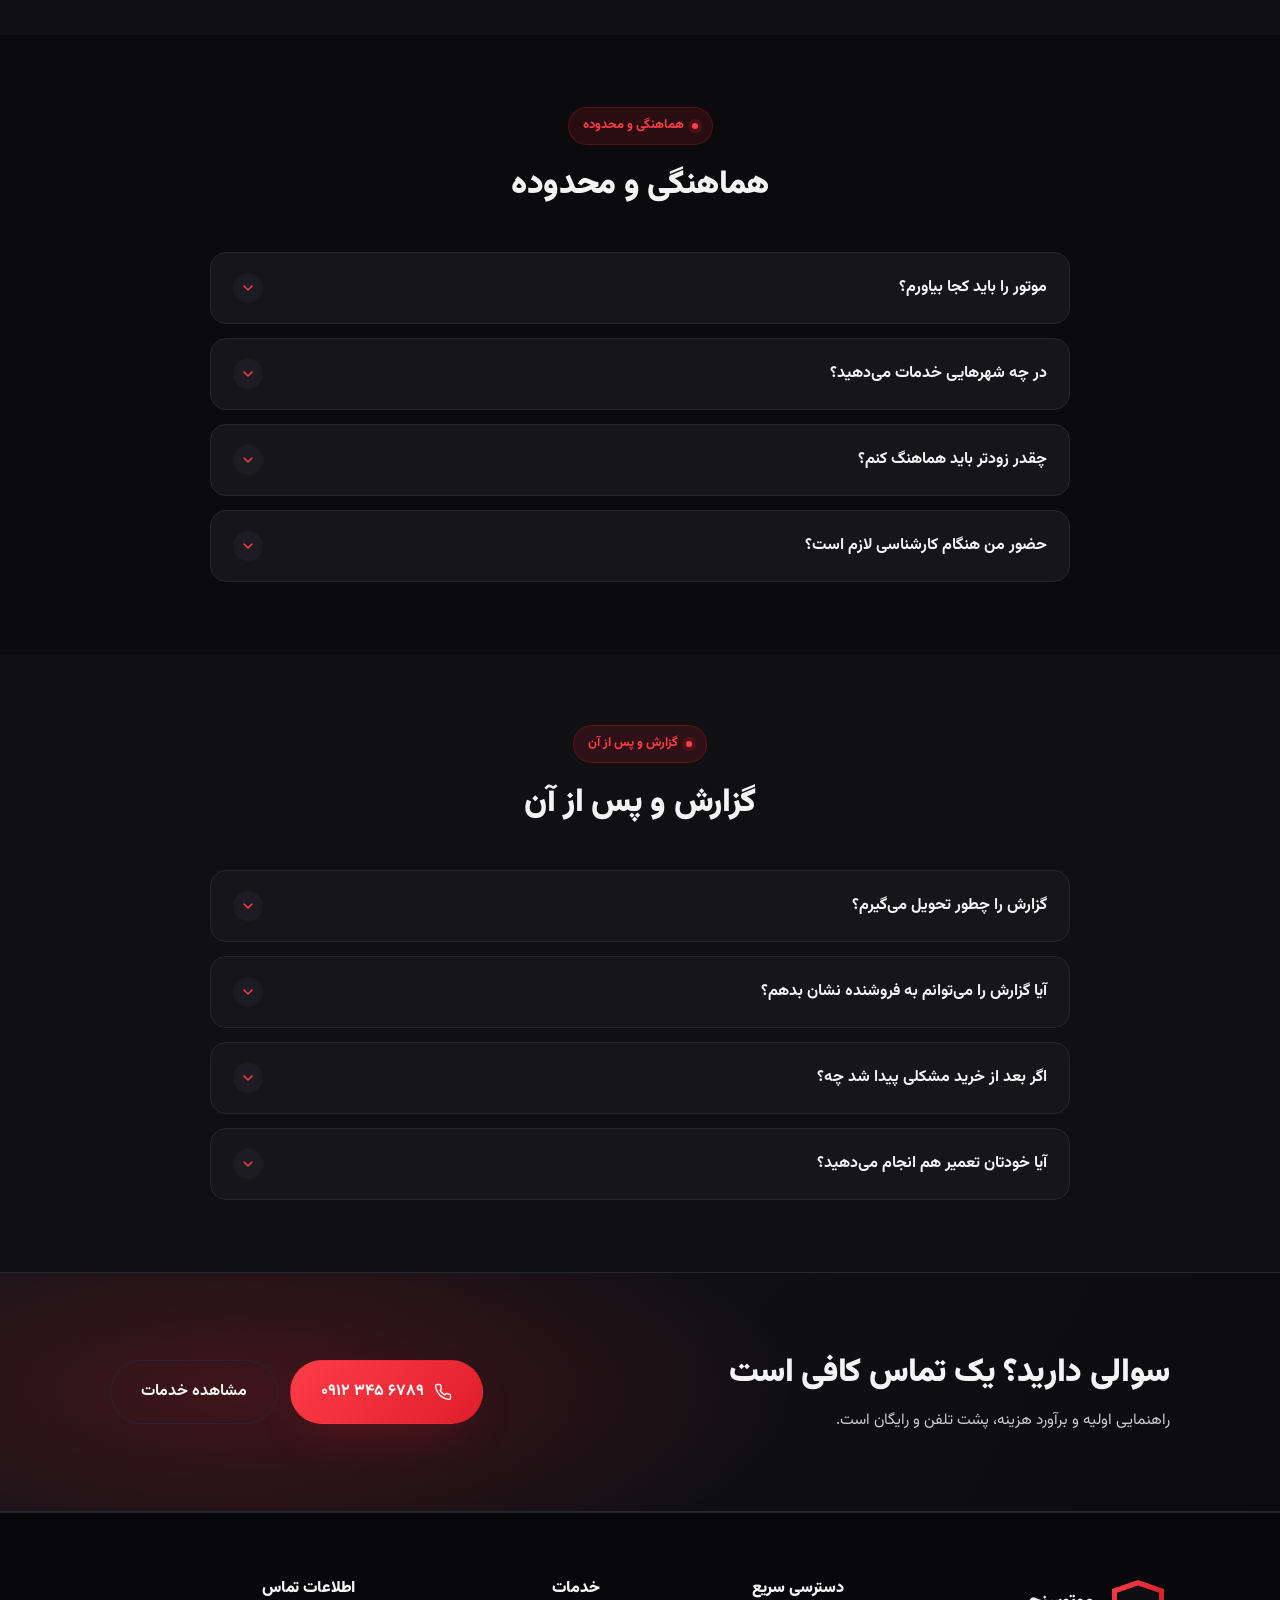
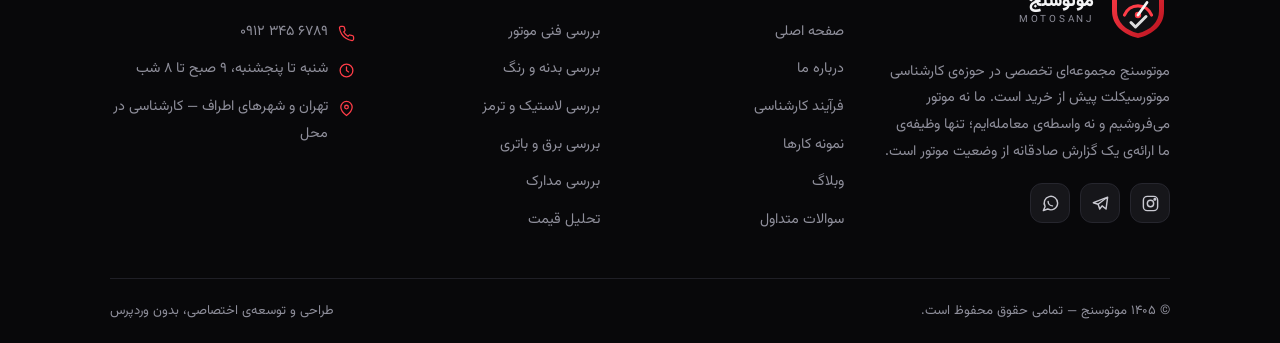
<file: faq.html>
<!DOCTYPE html>
<html lang="fa" dir="rtl">
<head>
<meta charset="utf-8">
<meta name="viewport" content="width=device-width, initial-scale=1">
<title>سوالات متداول کارشناسی موتورسیکلت | موتوسنج</title>
<meta name="description" content="پاسخ پرتکرارترین سوال‌ها درباره‌ی کارشناسی موتورسیکلت پیش از خرید: مدت زمان، تعرفه، محدوده‌ی خدمات، نحوه‌ی تحویل گزارش و پرداخت.">
<meta name="theme-color" content="#0b0b0d">
<link rel="canonical" href="https://motosanj.ir/faq.html">
<link rel="icon" href="favicon.svg" type="image/svg+xml">
<link rel="preload" href="assets/fonts/Vazirmatn-Regular.woff2" as="font" type="font/woff2" crossorigin>
<link rel="preload" href="assets/fonts/Vazirmatn-Bold.woff2" as="font" type="font/woff2" crossorigin>
<link rel="stylesheet" href="assets/css/style.css">
<meta property="og:type" content="website">
<meta property="og:site_name" content="موتوسنج">
<meta property="og:title" content="سوالات متداول کارشناسی موتورسیکلت | موتوسنج">
<meta property="og:description" content="پاسخ پرتکرارترین سوال‌ها درباره‌ی کارشناسی موتورسیکلت پیش از خرید: مدت زمان، تعرفه، محدوده‌ی خدمات، نحوه‌ی تحویل گزارش و پرداخت.">
<meta property="og:url" content="https://motosanj.ir/faq.html">
<script>document.documentElement.classList.add("js");</script>
</head>
<body>
<a class="skip-link" href="#main">پرش به محتوای اصلی</a>

<div class="topbar">
  <div class="container topbar__inner">
    <ul class="topbar__list">
      <li><svg viewBox="0 0 24 24" fill="none" stroke="currentColor" stroke-width="1.8" stroke-linecap="round" stroke-linejoin="round"><path d="M22 16.9v3a2 2 0 0 1-2.2 2 19.8 19.8 0 0 1-8.6-3.1 19.5 19.5 0 0 1-6-6A19.8 19.8 0 0 1 2.1 4.2 2 2 0 0 1 4.1 2h3a2 2 0 0 1 2 1.7c.1 1 .4 1.9.7 2.8a2 2 0 0 1-.5 2.1L8.1 9.9a16 16 0 0 0 6 6l1.3-1.3a2 2 0 0 1 2.1-.4c.9.3 1.8.6 2.8.7a2 2 0 0 1 1.7 2Z"/></svg><a href="tel:+989123456789"><span class="num">۰۹۱۲ ۳۴۵ ۶۷۸۹</span></a></li>
      <li><svg viewBox="0 0 24 24" fill="none" stroke="currentColor" stroke-width="1.8" stroke-linecap="round" stroke-linejoin="round"><circle cx="12" cy="12" r="9"/><path d="M12 7v5l3 2"/></svg>شنبه تا پنجشنبه، ۹ تا ۲۰</li>
    </ul>
    <p style="margin:0">کارشناسی در محل، بدون واسطه و بدون پیش‌پرداخت</p>
  </div>
</div>

<header class="site-header">
  <div class="container header__inner">
    <a class="brand" href="index.html" aria-label="موتوسنج، صفحه اصلی">
      <img class="brand__mark" src="assets/img/logo.svg" alt="" width="64" height="64">
      <span class="brand__text">
        <span class="brand__name">موتوسنج</span>
        <span class="brand__latin">MOTOSANJ</span>
      </span>
    </a>

    <nav class="nav" id="site-nav" aria-label="منوی اصلی">
      <ul class="nav__list">
        <li><a href="index.html">صفحه اصلی</a></li>
        <li><a href="services.html">خدمات</a></li>
        <li><a href="process.html">فرآیند کارشناسی</a></li>
        <li><a href="portfolio.html">نمونه کارها</a></li>
        <li><a href="blog.html">وبلاگ</a></li>
        <li><a href="about.html">درباره ما</a></li>
        <li><a href="contact.html">تماس با ما</a></li>
      </ul>
    </nav>

    <div class="header__cta">
      <a class="btn btn-primary" href="tel:+989123456789"><svg viewBox="0 0 24 24" fill="none" stroke="currentColor" stroke-width="1.8" stroke-linecap="round" stroke-linejoin="round"><path d="M22 16.9v3a2 2 0 0 1-2.2 2 19.8 19.8 0 0 1-8.6-3.1 19.5 19.5 0 0 1-6-6A19.8 19.8 0 0 1 2.1 4.2 2 2 0 0 1 4.1 2h3a2 2 0 0 1 2 1.7c.1 1 .4 1.9.7 2.8a2 2 0 0 1-.5 2.1L8.1 9.9a16 16 0 0 0 6 6l1.3-1.3a2 2 0 0 1 2.1-.4c.9.3 1.8.6 2.8.7a2 2 0 0 1 1.7 2Z"/></svg><span>درخواست کارشناسی</span></a>
      <button class="nav-toggle" type="button" aria-label="باز و بسته کردن منو" aria-controls="site-nav" aria-expanded="false">
        <svg class="icon-open" viewBox="0 0 24 24" fill="none" stroke="currentColor" stroke-width="2" stroke-linecap="round"><path d="M4 7h16M4 12h16M4 17h16"/></svg>
        <svg class="icon-close" viewBox="0 0 24 24" fill="none" stroke="currentColor" stroke-width="2" stroke-linecap="round"><path d="M6 6l12 12M18 6L6 18"/></svg>
      </button>
    </div>
  </div>
</header>

<main id="main">

<section class="page-hero">
  <div class="container">
    <ul class="breadcrumb"><li><a href="index.html">صفحه اصلی</a></li><li>سوالات متداول</li></ul>
    <h1>سوالات متداول</h1>
    <p>هرچه بیشتر بپرسید، مطمئن‌تر تصمیم می‌گیرید. اگر پاسخ سوال‌تان اینجا نبود، تماس بگیرید.</p>
  </div>
</section>

<section class="section">
  <div class="container">
    <div class="section-head reveal">
      <span class="kicker">درباره‌ی کارشناسی</span>
      <h2>درباره‌ی کارشناسی</h2>
    </div>
    <div class="faq">
      <div class="faq__item reveal">
        <button class="faq__q" type="button" aria-expanded="false">
          <span>کارشناسی موتورسیکلت دقیقاً یعنی چه؟</span>
          <span class="faq__chevron"><svg viewBox="0 0 24 24" fill="none" stroke="currentColor" stroke-width="2.2" stroke-linecap="round" stroke-linejoin="round"><path d="M6 9l6 6 6-6"/></svg></span>
        </button>
        <div class="faq__a"><div><p>یعنی بررسی فنی، بدنه‌ای، برقی و اسنادی موتور توسط کارشناس بی‌طرف، پیش از آنکه پولی رد و بدل شود. هدف این است که بدانید دقیقاً چه چیزی می‌خرید و چه هزینه‌هایی در انتظارتان است.</p></div></div>
      </div>
      <div class="faq__item reveal">
        <button class="faq__q" type="button" aria-expanded="false">
          <span>کارشناسی چقدر طول می‌کشد؟</span>
          <span class="faq__chevron"><svg viewBox="0 0 24 24" fill="none" stroke="currentColor" stroke-width="2.2" stroke-linecap="round" stroke-linejoin="round"><path d="M6 9l6 6 6-6"/></svg></span>
        </button>
        <div class="faq__a"><div><p>بین ۴۵ تا ۹۰ دقیقه، بسته به نوع موتور. موتورهای اسپرت و سنگین معمولاً زمان بیشتری می‌برند.</p></div></div>
      </div>
      <div class="faq__item reveal">
        <button class="faq__q" type="button" aria-expanded="false">
          <span>چه مواردی بررسی می‌شود؟</span>
          <span class="faq__chevron"><svg viewBox="0 0 24 24" fill="none" stroke="currentColor" stroke-width="2.2" stroke-linecap="round" stroke-linejoin="round"><path d="M6 9l6 6 6-6"/></svg></span>
        </button>
        <div class="faq__a"><div><p>شش سرفصل اصلی: موتور و گیربکس، بدنه و شاسی و رنگ، لاستیک و ترمز و تعلیق، سیستم برق، مدارک و اسناد، و در نهایت تحلیل قیمت. مجموعاً بیش از ۶۰ مورد جزئی.</p></div></div>
      </div>
      <div class="faq__item reveal">
        <button class="faq__q" type="button" aria-expanded="false">
          <span>آیا موتور را روشن و تست می‌کنید؟</span>
          <span class="faq__chevron"><svg viewBox="0 0 24 24" fill="none" stroke="currentColor" stroke-width="2.2" stroke-linecap="round" stroke-linejoin="round"><path d="M6 9l6 6 6-6"/></svg></span>
        </button>
        <div class="faq__a"><div><p>بله، موتور روشن می‌شود و در صورت اجازه‌ی فروشنده، یک تست حرکتی کوتاه هم انجام می‌گیرد. بدون رضایت فروشنده هیچ تستی انجام نمی‌دهیم.</p></div></div>
      </div>
      <div class="faq__item reveal">
        <button class="faq__q" type="button" aria-expanded="false">
          <span>موتورهای برقی را هم کارشناسی می‌کنید؟</span>
          <span class="faq__chevron"><svg viewBox="0 0 24 24" fill="none" stroke="currentColor" stroke-width="2.2" stroke-linecap="round" stroke-linejoin="round"><path d="M6 9l6 6 6-6"/></svg></span>
        </button>
        <div class="faq__a"><div><p>بله، اما چک‌لیست متفاوتی دارد؛ تمرکز روی سلامت باتری، شارژر، موتور الکتریکی و کنترلر است. برای این مورد حتماً هنگام تماس اشاره کنید.</p></div></div>
      </div>
    </div>
  </div>
</section>

<section class="section section--alt">
  <div class="container">
    <div class="section-head reveal">
      <span class="kicker">هزینه و پرداخت</span>
      <h2>هزینه و پرداخت</h2>
    </div>
    <div class="faq">
      <div class="faq__item reveal">
        <button class="faq__q" type="button" aria-expanded="false">
          <span>تعرفه‌ی کارشناسی چقدر است؟</span>
          <span class="faq__chevron"><svg viewBox="0 0 24 24" fill="none" stroke="currentColor" stroke-width="2.2" stroke-linecap="round" stroke-linejoin="round"><path d="M6 9l6 6 6-6"/></svg></span>
        </button>
        <div class="faq__a"><div><p>تعرفه به نوع موتور و محدوده‌ی جغرافیایی بستگی دارد و هنگام تماس، پیش از هر هماهنگی، به‌طور دقیق اعلام می‌شود. هیچ هزینه‌ی پنهانی وجود ندارد.</p></div></div>
      </div>
      <div class="faq__item reveal">
        <button class="faq__q" type="button" aria-expanded="false">
          <span>پرداخت چطور انجام می‌شود؟</span>
          <span class="faq__chevron"><svg viewBox="0 0 24 24" fill="none" stroke="currentColor" stroke-width="2.2" stroke-linecap="round" stroke-linejoin="round"><path d="M6 9l6 6 6-6"/></svg></span>
        </button>
        <div class="faq__a"><div><p>پس از انجام کارشناسی و به‌صورت حضوری. سایت ما درگاه پرداخت آنلاین ندارد و هیچ‌وقت پیش‌پرداخت نمی‌گیریم.</p></div></div>
      </div>
      <div class="faq__item reveal">
        <button class="faq__q" type="button" aria-expanded="false">
          <span>اگر موتور را نخرم، باز هم باید هزینه بدهم؟</span>
          <span class="faq__chevron"><svg viewBox="0 0 24 24" fill="none" stroke="currentColor" stroke-width="2.2" stroke-linecap="round" stroke-linejoin="round"><path d="M6 9l6 6 6-6"/></svg></span>
        </button>
        <div class="faq__a"><div><p>بله. هزینه بابت وقت و تخصص کارشناس است، نه بابت انجام معامله. در واقع بیشترین ارزش کارشناسی، دقیقاً در همان مواردی است که به شما می‌گوید این موتور را نخرید.</p></div></div>
      </div>
    </div>
  </div>
</section>

<section class="section">
  <div class="container">
    <div class="section-head reveal">
      <span class="kicker">هماهنگی و محدوده</span>
      <h2>هماهنگی و محدوده</h2>
    </div>
    <div class="faq">
      <div class="faq__item reveal">
        <button class="faq__q" type="button" aria-expanded="false">
          <span>موتور را باید کجا بیاورم؟</span>
          <span class="faq__chevron"><svg viewBox="0 0 24 24" fill="none" stroke="currentColor" stroke-width="2.2" stroke-linecap="round" stroke-linejoin="round"><path d="M6 9l6 6 6-6"/></svg></span>
        </button>
        <div class="faq__a"><div><p>هیچ‌جا. کارشناس ما به محل موتور می‌آید؛ چه خانه‌ی فروشنده باشد، چه نمایشگاه یا پارکینگ.</p></div></div>
      </div>
      <div class="faq__item reveal">
        <button class="faq__q" type="button" aria-expanded="false">
          <span>در چه شهرهایی خدمات می‌دهید؟</span>
          <span class="faq__chevron"><svg viewBox="0 0 24 24" fill="none" stroke="currentColor" stroke-width="2.2" stroke-linecap="round" stroke-linejoin="round"><path d="M6 9l6 6 6-6"/></svg></span>
        </button>
        <div class="faq__a"><div><p>تهران و تمام مناطق آن، به‌علاوه کرج، شهریار، اسلامشهر، ورامین و پرند. سایر شهرها با هماهنگی قبلی و تعرفه‌ی جداگانه.</p></div></div>
      </div>
      <div class="faq__item reveal">
        <button class="faq__q" type="button" aria-expanded="false">
          <span>چقدر زودتر باید هماهنگ کنم؟</span>
          <span class="faq__chevron"><svg viewBox="0 0 24 24" fill="none" stroke="currentColor" stroke-width="2.2" stroke-linecap="round" stroke-linejoin="round"><path d="M6 9l6 6 6-6"/></svg></span>
        </button>
        <div class="faq__a"><div><p>معمولاً کارشناسی در کمتر از ۲۴ ساعت انجام می‌شود. در روزهای شلوغ ممکن است به ۴۸ ساعت برسد.</p></div></div>
      </div>
      <div class="faq__item reveal">
        <button class="faq__q" type="button" aria-expanded="false">
          <span>حضور من هنگام کارشناسی لازم است؟</span>
          <span class="faq__chevron"><svg viewBox="0 0 24 24" fill="none" stroke="currentColor" stroke-width="2.2" stroke-linecap="round" stroke-linejoin="round"><path d="M6 9l6 6 6-6"/></svg></span>
        </button>
        <div class="faq__a"><div><p>لازم نیست ولی توصیه می‌شود. اگر حاضر باشید، کارشناس نکات را همان‌جا به شما نشان می‌دهد.</p></div></div>
      </div>
    </div>
  </div>
</section>

<section class="section section--alt">
  <div class="container">
    <div class="section-head reveal">
      <span class="kicker">گزارش و پس از آن</span>
      <h2>گزارش و پس از آن</h2>
    </div>
    <div class="faq">
      <div class="faq__item reveal">
        <button class="faq__q" type="button" aria-expanded="false">
          <span>گزارش را چطور تحویل می‌گیرم؟</span>
          <span class="faq__chevron"><svg viewBox="0 0 24 24" fill="none" stroke="currentColor" stroke-width="2.2" stroke-linecap="round" stroke-linejoin="round"><path d="M6 9l6 6 6-6"/></svg></span>
        </button>
        <div class="faq__a"><div><p>گزارش مکتوب و تصویری، حداکثر تا پایان همان روز از طریق پیام‌رسان برای شما ارسال می‌شود.</p></div></div>
      </div>
      <div class="faq__item reveal">
        <button class="faq__q" type="button" aria-expanded="false">
          <span>آیا گزارش را می‌توانم به فروشنده نشان بدهم؟</span>
          <span class="faq__chevron"><svg viewBox="0 0 24 24" fill="none" stroke="currentColor" stroke-width="2.2" stroke-linecap="round" stroke-linejoin="round"><path d="M6 9l6 6 6-6"/></svg></span>
        </button>
        <div class="faq__a"><div><p>بله، گزارش متعلق به شماست و می‌توانید از آن برای چانه‌زنی روی قیمت استفاده کنید.</p></div></div>
      </div>
      <div class="faq__item reveal">
        <button class="faq__q" type="button" aria-expanded="false">
          <span>اگر بعد از خرید مشکلی پیدا شد چه؟</span>
          <span class="faq__chevron"><svg viewBox="0 0 24 24" fill="none" stroke="currentColor" stroke-width="2.2" stroke-linecap="round" stroke-linejoin="round"><path d="M6 9l6 6 6-6"/></svg></span>
        </button>
        <div class="faq__a"><div><p>ما مسئولیت موارد ذکرشده در گزارش را می‌پذیریم. طبیعتاً ایرادهای پنهانی که جز با بازکردن موتور قابل تشخیص نیستند، خارج از دامنه‌ی کارشناسی ظاهری هستند و این موضوع در گزارش هم صریح نوشته می‌شود.</p></div></div>
      </div>
      <div class="faq__item reveal">
        <button class="faq__q" type="button" aria-expanded="false">
          <span>آیا خودتان تعمیر هم انجام می‌دهید؟</span>
          <span class="faq__chevron"><svg viewBox="0 0 24 24" fill="none" stroke="currentColor" stroke-width="2.2" stroke-linecap="round" stroke-linejoin="round"><path d="M6 9l6 6 6-6"/></svg></span>
        </button>
        <div class="faq__a"><div><p>خیر، و همین باعث می‌شود گزارش ما قابل اعتماد باشد؛ ما از پیدا کردن ایراد هیچ سودی نمی‌بریم.</p></div></div>
      </div>
    </div>
  </div>
</section>

<section class="cta-band">
  <div class="container cta-band__inner">
    <div class="reveal">
      <h2>سوالی دارید؟ یک تماس کافی است</h2>
      <p>راهنمایی اولیه و برآورد هزینه، پشت تلفن و رایگان است.</p>
    </div>
    <div class="cta-band__actions reveal">
      <a class="btn btn-primary btn-lg" href="tel:+989123456789"><svg viewBox="0 0 24 24" fill="none" stroke="currentColor" stroke-width="1.8" stroke-linecap="round" stroke-linejoin="round"><path d="M22 16.9v3a2 2 0 0 1-2.2 2 19.8 19.8 0 0 1-8.6-3.1 19.5 19.5 0 0 1-6-6A19.8 19.8 0 0 1 2.1 4.2 2 2 0 0 1 4.1 2h3a2 2 0 0 1 2 1.7c.1 1 .4 1.9.7 2.8a2 2 0 0 1-.5 2.1L8.1 9.9a16 16 0 0 0 6 6l1.3-1.3a2 2 0 0 1 2.1-.4c.9.3 1.8.6 2.8.7a2 2 0 0 1 1.7 2Z"/></svg><span class="num">۰۹۱۲ ۳۴۵ ۶۷۸۹</span></a>
      <a class="btn btn-ghost btn-lg" href="services.html"><span>مشاهده خدمات</span></a>
    </div>
  </div>
</section>

</main>

<footer class="site-footer">
  <div class="container">
    <div class="footer__grid">
      <div>
        <div class="footer__brand">
          <img src="assets/img/logo.svg" alt="" width="64" height="64">
          <span class="brand__text">
            <span class="brand__name">موتوسنج</span>
            <span class="brand__latin">MOTOSANJ</span>
          </span>
        </div>
        <p>
          موتوسنج مجموعه‌ای تخصصی در حوزه‌ی کارشناسی موتورسیکلت پیش از خرید است.
          ما نه موتور می‌فروشیم و نه واسطه‌ی معامله‌ایم؛ تنها وظیفه‌ی ما ارائه‌ی
          یک گزارش صادقانه از وضعیت موتور است.
        </p>
        <div class="socials">
          <a href="#" aria-label="اینستاگرام موتوسنج"><svg viewBox="0 0 24 24" fill="none" stroke="currentColor" stroke-width="1.8" stroke-linecap="round" stroke-linejoin="round"><rect x="3" y="3" width="18" height="18" rx="5"/><circle cx="12" cy="12" r="4"/><circle cx="17.5" cy="6.5" r="1"/></svg></a>
          <a href="#" aria-label="تلگرام موتوسنج"><svg viewBox="0 0 24 24" fill="none" stroke="currentColor" stroke-width="1.8" stroke-linecap="round" stroke-linejoin="round"><path d="M21 4L3 11l6 2 2 6 3-4 5 4 2-15Z"/><path d="M9 13l9-7"/></svg></a>
          <a href="https://wa.me/989123456789" aria-label="واتساپ موتوسنج"><svg viewBox="0 0 24 24" fill="none" stroke="currentColor" stroke-width="1.8" stroke-linecap="round" stroke-linejoin="round"><path d="M21 11.5a8.5 8.5 0 0 1-12.6 7.4L3 21l2.2-5.2A8.5 8.5 0 1 1 21 11.5Z"/><path d="M9 9.5c0 3 2.5 5.5 5.5 5.5"/></svg></a>
        </div>
      </div>

      <div>
        <h4>دسترسی سریع</h4>
        <ul class="footer__list">
          <li><a href="index.html">صفحه اصلی</a></li>
          <li><a href="about.html">درباره ما</a></li>
          <li><a href="process.html">فرآیند کارشناسی</a></li>
          <li><a href="portfolio.html">نمونه کارها</a></li>
          <li><a href="blog.html">وبلاگ</a></li>
          <li><a href="faq.html">سوالات متداول</a></li>
        </ul>
      </div>

      <div>
        <h4>خدمات</h4>
        <ul class="footer__list">
          <li><a href="services.html#engine">بررسی فنی موتور</a></li>
          <li><a href="services.html#body">بررسی بدنه و رنگ</a></li>
          <li><a href="services.html#brake">بررسی لاستیک و ترمز</a></li>
          <li><a href="services.html#electric">بررسی برق و باتری</a></li>
          <li><a href="services.html#docs">بررسی مدارک</a></li>
          <li><a href="services.html#price">تحلیل قیمت</a></li>
        </ul>
      </div>

      <div>
        <h4>اطلاعات تماس</h4>
        <ul class="footer__list footer__contact">
          <li><svg viewBox="0 0 24 24" fill="none" stroke="currentColor" stroke-width="1.8" stroke-linecap="round" stroke-linejoin="round"><path d="M22 16.9v3a2 2 0 0 1-2.2 2 19.8 19.8 0 0 1-8.6-3.1 19.5 19.5 0 0 1-6-6A19.8 19.8 0 0 1 2.1 4.2 2 2 0 0 1 4.1 2h3a2 2 0 0 1 2 1.7c.1 1 .4 1.9.7 2.8a2 2 0 0 1-.5 2.1L8.1 9.9a16 16 0 0 0 6 6l1.3-1.3a2 2 0 0 1 2.1-.4c.9.3 1.8.6 2.8.7a2 2 0 0 1 1.7 2Z"/></svg><a href="tel:+989123456789"><span class="num">۰۹۱۲ ۳۴۵ ۶۷۸۹</span></a></li>
          <li><svg viewBox="0 0 24 24" fill="none" stroke="currentColor" stroke-width="1.8" stroke-linecap="round" stroke-linejoin="round"><circle cx="12" cy="12" r="9"/><path d="M12 7v5l3 2"/></svg>شنبه تا پنجشنبه، ۹ صبح تا ۸ شب</li>
          <li><svg viewBox="0 0 24 24" fill="none" stroke="currentColor" stroke-width="1.8" stroke-linecap="round" stroke-linejoin="round"><path d="M20 10c0 6-8 12-8 12S4 16 4 10a8 8 0 1 1 16 0Z"/><circle cx="12" cy="10" r="2.6"/></svg>تهران و شهرهای اطراف — کارشناسی در محل</li>
        </ul>
      </div>
    </div>

    <div class="footer__bottom">
      <span>© <span data-year>۱۴۰۴</span> موتوسنج — تمامی حقوق محفوظ است.</span>
      <span>طراحی و توسعه‌ی اختصاصی، بدون وردپرس</span>
    </div>
  </div>
</footer>

<div class="call-bar">
  <a class="btn btn-primary" href="tel:+989123456789"><svg viewBox="0 0 24 24" fill="none" stroke="currentColor" stroke-width="1.8" stroke-linecap="round" stroke-linejoin="round"><path d="M22 16.9v3a2 2 0 0 1-2.2 2 19.8 19.8 0 0 1-8.6-3.1 19.5 19.5 0 0 1-6-6A19.8 19.8 0 0 1 2.1 4.2 2 2 0 0 1 4.1 2h3a2 2 0 0 1 2 1.7c.1 1 .4 1.9.7 2.8a2 2 0 0 1-.5 2.1L8.1 9.9a16 16 0 0 0 6 6l1.3-1.3a2 2 0 0 1 2.1-.4c.9.3 1.8.6 2.8.7a2 2 0 0 1 1.7 2Z"/></svg>تماس با کارشناس</a>
  <a class="btn btn-ghost" href="services.html">خدمات و تعرفه</a>
</div>

<button class="to-top" type="button" aria-label="بازگشت به بالای صفحه">
  <svg viewBox="0 0 24 24" fill="none" stroke="currentColor" stroke-width="2" stroke-linecap="round" stroke-linejoin="round"><path d="M12 19V5M5 12l7-7 7 7"/></svg>
</button>

<script src="assets/js/main.js" defer></script>
</body>
</html>
</file>
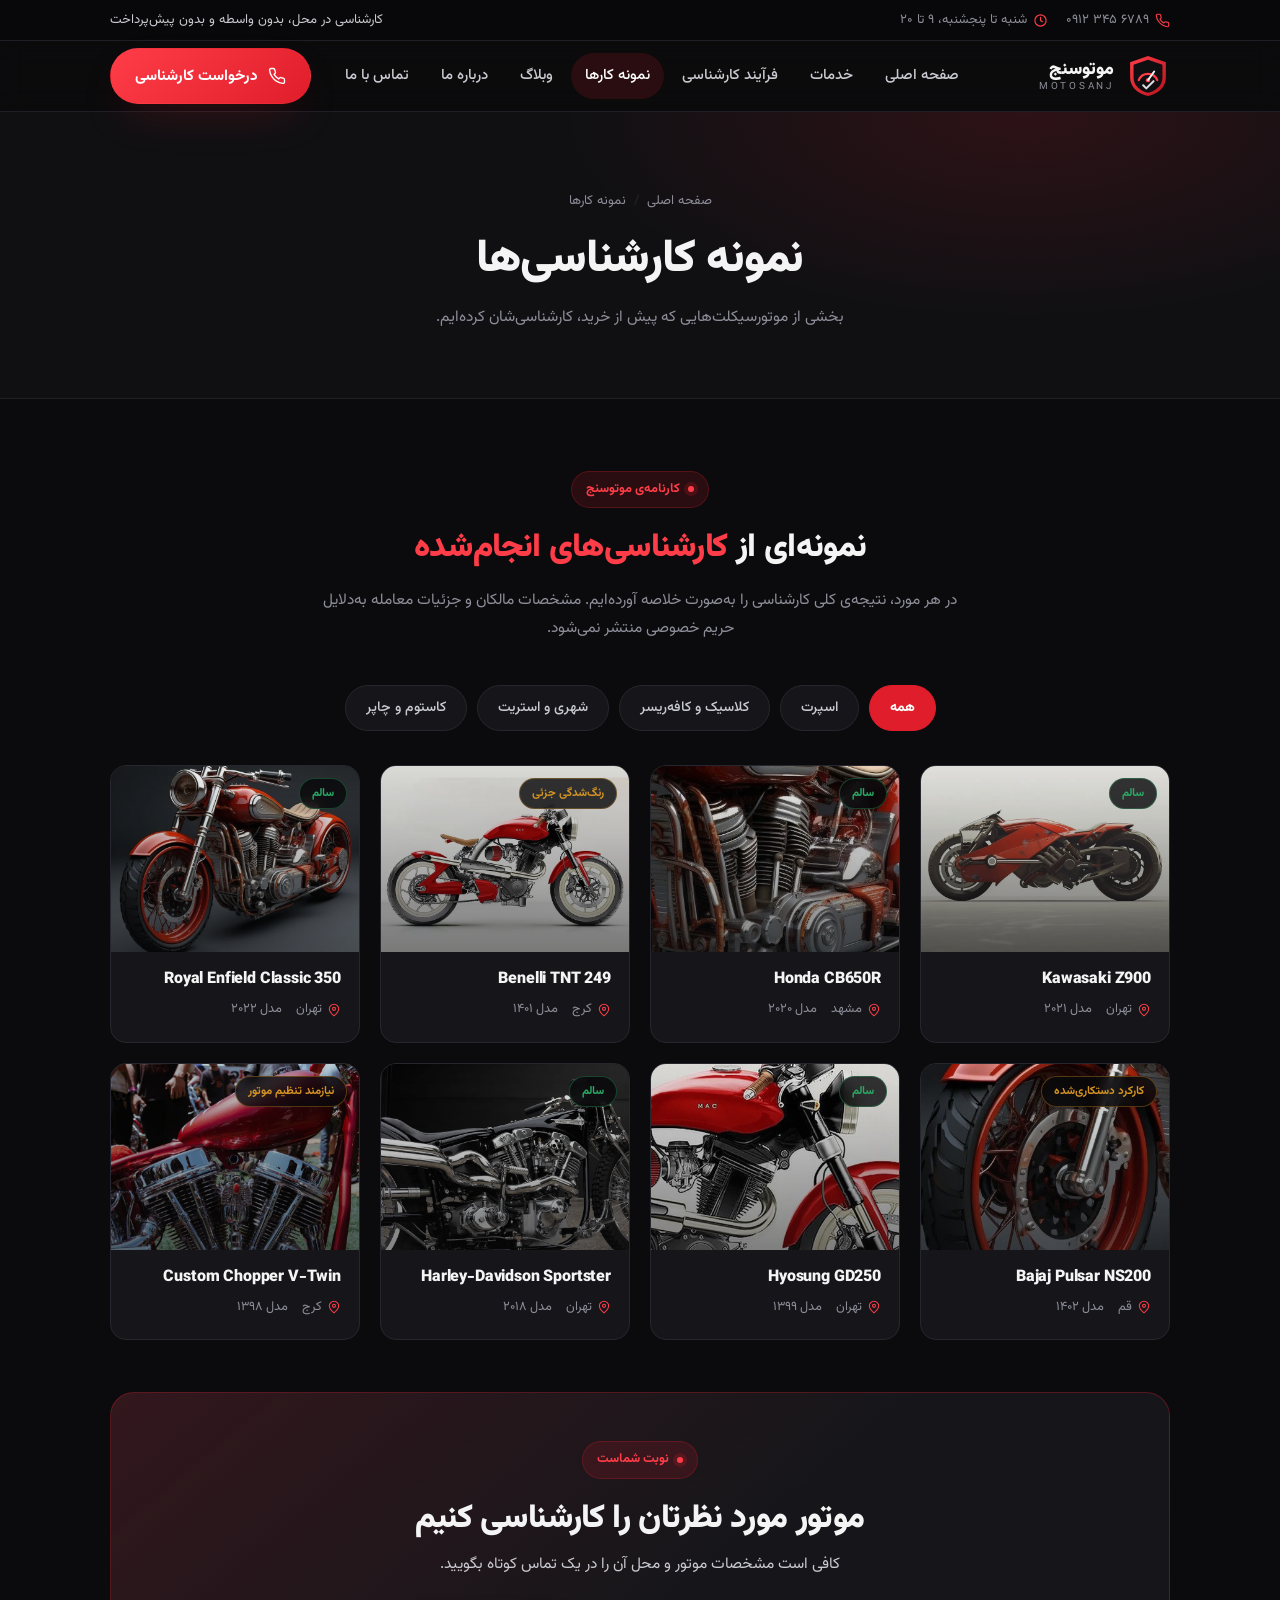
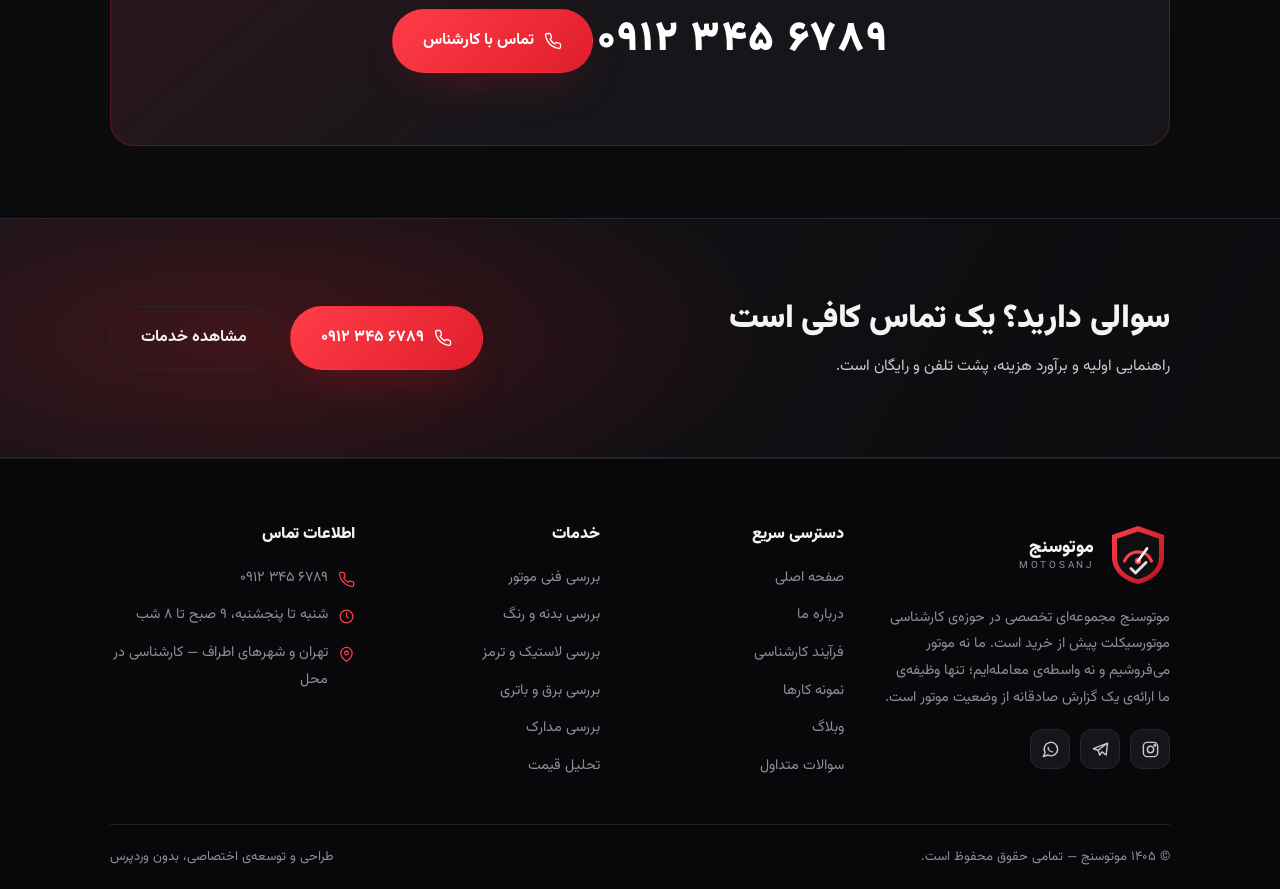
<file: portfolio.html>
<!DOCTYPE html>
<html lang="fa" dir="rtl">
<head>
<meta charset="utf-8">
<meta name="viewport" content="width=device-width, initial-scale=1">
<title>نمونه کارشناسی‌های انجام‌شده | موتوسنج</title>
<meta name="description" content="گزیده‌ای از کارشناسی‌های موتورسیکلت انجام‌شده توسط موتوسنج در تهران و شهرهای اطراف، همراه با نتیجه‌ی کلی هر کارشناسی.">
<meta name="theme-color" content="#0b0b0d">
<link rel="canonical" href="https://motosanj.ir/portfolio.html">
<link rel="icon" href="favicon.svg" type="image/svg+xml">
<link rel="preload" href="assets/fonts/Vazirmatn-Regular.woff2" as="font" type="font/woff2" crossorigin>
<link rel="preload" href="assets/fonts/Vazirmatn-Bold.woff2" as="font" type="font/woff2" crossorigin>
<link rel="stylesheet" href="assets/css/style.css">
<meta property="og:type" content="website">
<meta property="og:site_name" content="موتوسنج">
<meta property="og:title" content="نمونه کارشناسی‌های انجام‌شده | موتوسنج">
<meta property="og:description" content="گزیده‌ای از کارشناسی‌های موتورسیکلت انجام‌شده توسط موتوسنج در تهران و شهرهای اطراف، همراه با نتیجه‌ی کلی هر کارشناسی.">
<meta property="og:url" content="https://motosanj.ir/portfolio.html">
<script>document.documentElement.classList.add("js");</script>
</head>
<body>
<a class="skip-link" href="#main">پرش به محتوای اصلی</a>

<div class="topbar">
  <div class="container topbar__inner">
    <ul class="topbar__list">
      <li><svg viewBox="0 0 24 24" fill="none" stroke="currentColor" stroke-width="1.8" stroke-linecap="round" stroke-linejoin="round"><path d="M22 16.9v3a2 2 0 0 1-2.2 2 19.8 19.8 0 0 1-8.6-3.1 19.5 19.5 0 0 1-6-6A19.8 19.8 0 0 1 2.1 4.2 2 2 0 0 1 4.1 2h3a2 2 0 0 1 2 1.7c.1 1 .4 1.9.7 2.8a2 2 0 0 1-.5 2.1L8.1 9.9a16 16 0 0 0 6 6l1.3-1.3a2 2 0 0 1 2.1-.4c.9.3 1.8.6 2.8.7a2 2 0 0 1 1.7 2Z"/></svg><a href="tel:+989123456789"><span class="num">۰۹۱۲ ۳۴۵ ۶۷۸۹</span></a></li>
      <li><svg viewBox="0 0 24 24" fill="none" stroke="currentColor" stroke-width="1.8" stroke-linecap="round" stroke-linejoin="round"><circle cx="12" cy="12" r="9"/><path d="M12 7v5l3 2"/></svg>شنبه تا پنجشنبه، ۹ تا ۲۰</li>
    </ul>
    <p style="margin:0">کارشناسی در محل، بدون واسطه و بدون پیش‌پرداخت</p>
  </div>
</div>

<header class="site-header">
  <div class="container header__inner">
    <a class="brand" href="index.html" aria-label="موتوسنج، صفحه اصلی">
      <img class="brand__mark" src="assets/img/logo.svg" alt="" width="64" height="64">
      <span class="brand__text">
        <span class="brand__name">موتوسنج</span>
        <span class="brand__latin">MOTOSANJ</span>
      </span>
    </a>

    <nav class="nav" id="site-nav" aria-label="منوی اصلی">
      <ul class="nav__list">
        <li><a href="index.html">صفحه اصلی</a></li>
        <li><a href="services.html">خدمات</a></li>
        <li><a href="process.html">فرآیند کارشناسی</a></li>
        <li><a href="portfolio.html" class="is-active">نمونه کارها</a></li>
        <li><a href="blog.html">وبلاگ</a></li>
        <li><a href="about.html">درباره ما</a></li>
        <li><a href="contact.html">تماس با ما</a></li>
      </ul>
    </nav>

    <div class="header__cta">
      <a class="btn btn-primary" href="tel:+989123456789"><svg viewBox="0 0 24 24" fill="none" stroke="currentColor" stroke-width="1.8" stroke-linecap="round" stroke-linejoin="round"><path d="M22 16.9v3a2 2 0 0 1-2.2 2 19.8 19.8 0 0 1-8.6-3.1 19.5 19.5 0 0 1-6-6A19.8 19.8 0 0 1 2.1 4.2 2 2 0 0 1 4.1 2h3a2 2 0 0 1 2 1.7c.1 1 .4 1.9.7 2.8a2 2 0 0 1-.5 2.1L8.1 9.9a16 16 0 0 0 6 6l1.3-1.3a2 2 0 0 1 2.1-.4c.9.3 1.8.6 2.8.7a2 2 0 0 1 1.7 2Z"/></svg><span>درخواست کارشناسی</span></a>
      <button class="nav-toggle" type="button" aria-label="باز و بسته کردن منو" aria-controls="site-nav" aria-expanded="false">
        <svg class="icon-open" viewBox="0 0 24 24" fill="none" stroke="currentColor" stroke-width="2" stroke-linecap="round"><path d="M4 7h16M4 12h16M4 17h16"/></svg>
        <svg class="icon-close" viewBox="0 0 24 24" fill="none" stroke="currentColor" stroke-width="2" stroke-linecap="round"><path d="M6 6l12 12M18 6L6 18"/></svg>
      </button>
    </div>
  </div>
</header>

<main id="main">

<section class="page-hero">
  <div class="container">
    <ul class="breadcrumb"><li><a href="index.html">صفحه اصلی</a></li><li>نمونه کارها</li></ul>
    <h1>نمونه کارشناسی‌ها</h1>
    <p>بخشی از موتورسیکلت‌هایی که پیش از خرید، کارشناسی‌شان کرده‌ایم.</p>
  </div>
</section>

<section class="section">
  <div class="container">
    <div class="section-head reveal">
      <span class="kicker">کارنامه‌ی موتوسنج</span>
      <h2>نمونه‌ای از <span class="hl">کارشناسی‌های انجام‌شده</span></h2>
      <p>
        در هر مورد، نتیجه‌ی کلی کارشناسی را به‌صورت خلاصه آورده‌ایم.
        مشخصات مالکان و جزئیات معامله به‌دلایل حریم خصوصی منتشر نمی‌شود.
      </p>
    </div>

    <div class="filters reveal">
      <button class="filter-btn is-active" type="button" data-filter="all">همه</button>
      <button class="filter-btn" type="button" data-filter="sport">اسپرت</button>
      <button class="filter-btn" type="button" data-filter="classic">کلاسیک و کافه‌ریسر</button>
      <button class="filter-btn" type="button" data-filter="street">شهری و استریت</button>
      <button class="filter-btn" type="button" data-filter="custom">کاستوم و چاپر</button>
    </div>

    <div class="grid grid-4">
      <article class="bike-card reveal" data-category="sport">
        <div class="bike-card__media">
          <img src="assets/img/moto-concept.webp" alt="کارشناسی موتورسیکلت Kawasaki Z900" width="800" height="600" loading="lazy">
          <span class="bike-card__tag bike-card__tag--ok">سالم</span>
        </div>
        <div class="bike-card__body">
          <h3>Kawasaki Z900</h3>
          <div class="bike-card__meta">
            <span><svg viewBox="0 0 24 24" fill="none" stroke="currentColor" stroke-width="1.8" stroke-linecap="round" stroke-linejoin="round"><path d="M20 10c0 6-8 12-8 12S4 16 4 10a8 8 0 1 1 16 0Z"/><circle cx="12" cy="10" r="2.6"/></svg>تهران</span>
            <span>مدل ۲۰۲۱</span>
          </div>
        </div>
      </article>
      <article class="bike-card reveal" data-category="sport">
        <div class="bike-card__media">
          <img src="assets/img/detail-engine.webp" alt="کارشناسی موتورسیکلت Honda CB650R" width="800" height="599" loading="lazy">
          <span class="bike-card__tag bike-card__tag--ok">سالم</span>
        </div>
        <div class="bike-card__body">
          <h3>Honda CB650R</h3>
          <div class="bike-card__meta">
            <span><svg viewBox="0 0 24 24" fill="none" stroke="currentColor" stroke-width="1.8" stroke-linecap="round" stroke-linejoin="round"><path d="M20 10c0 6-8 12-8 12S4 16 4 10a8 8 0 1 1 16 0Z"/><circle cx="12" cy="10" r="2.6"/></svg>مشهد</span>
            <span>مدل ۲۰۲۰</span>
          </div>
        </div>
      </article>
      <article class="bike-card reveal" data-category="classic">
        <div class="bike-card__media">
          <img src="assets/img/moto-cafe.webp" alt="کارشناسی موتورسیکلت Benelli TNT 249" width="800" height="600" loading="lazy">
          <span class="bike-card__tag bike-card__tag--warn">رنگ‌شدگی جزئی</span>
        </div>
        <div class="bike-card__body">
          <h3>Benelli TNT 249</h3>
          <div class="bike-card__meta">
            <span><svg viewBox="0 0 24 24" fill="none" stroke="currentColor" stroke-width="1.8" stroke-linecap="round" stroke-linejoin="round"><path d="M20 10c0 6-8 12-8 12S4 16 4 10a8 8 0 1 1 16 0Z"/><circle cx="12" cy="10" r="2.6"/></svg>کرج</span>
            <span>مدل ۱۴۰۱</span>
          </div>
        </div>
      </article>
      <article class="bike-card reveal" data-category="classic">
        <div class="bike-card__media">
          <img src="assets/img/moto-cruiser.webp" alt="کارشناسی موتورسیکلت Royal Enfield Classic 350" width="800" height="600" loading="lazy">
          <span class="bike-card__tag bike-card__tag--ok">سالم</span>
        </div>
        <div class="bike-card__body">
          <h3>Royal Enfield Classic 350</h3>
          <div class="bike-card__meta">
            <span><svg viewBox="0 0 24 24" fill="none" stroke="currentColor" stroke-width="1.8" stroke-linecap="round" stroke-linejoin="round"><path d="M20 10c0 6-8 12-8 12S4 16 4 10a8 8 0 1 1 16 0Z"/><circle cx="12" cy="10" r="2.6"/></svg>تهران</span>
            <span>مدل ۲۰۲۲</span>
          </div>
        </div>
      </article>
      <article class="bike-card reveal" data-category="street">
        <div class="bike-card__media">
          <img src="assets/img/detail-wheel.webp" alt="کارشناسی موتورسیکلت Bajaj Pulsar NS200" width="800" height="600" loading="lazy">
          <span class="bike-card__tag bike-card__tag--warn">کارکرد دستکاری‌شده</span>
        </div>
        <div class="bike-card__body">
          <h3>Bajaj Pulsar NS200</h3>
          <div class="bike-card__meta">
            <span><svg viewBox="0 0 24 24" fill="none" stroke="currentColor" stroke-width="1.8" stroke-linecap="round" stroke-linejoin="round"><path d="M20 10c0 6-8 12-8 12S4 16 4 10a8 8 0 1 1 16 0Z"/><circle cx="12" cy="10" r="2.6"/></svg>قم</span>
            <span>مدل ۱۴۰۲</span>
          </div>
        </div>
      </article>
      <article class="bike-card reveal" data-category="street">
        <div class="bike-card__media">
          <img src="assets/img/detail-body.webp" alt="کارشناسی موتورسیکلت Hyosung GD250" width="800" height="600" loading="lazy">
          <span class="bike-card__tag bike-card__tag--ok">سالم</span>
        </div>
        <div class="bike-card__body">
          <h3>Hyosung GD250</h3>
          <div class="bike-card__meta">
            <span><svg viewBox="0 0 24 24" fill="none" stroke="currentColor" stroke-width="1.8" stroke-linecap="round" stroke-linejoin="round"><path d="M20 10c0 6-8 12-8 12S4 16 4 10a8 8 0 1 1 16 0Z"/><circle cx="12" cy="10" r="2.6"/></svg>تهران</span>
            <span>مدل ۱۳۹۹</span>
          </div>
        </div>
      </article>
      <article class="bike-card reveal" data-category="custom">
        <div class="bike-card__media">
          <img src="assets/img/moto-harley.webp" alt="کارشناسی موتورسیکلت Harley-Davidson Sportster" width="800" height="600" loading="lazy">
          <span class="bike-card__tag bike-card__tag--ok">سالم</span>
        </div>
        <div class="bike-card__body">
          <h3>Harley-Davidson Sportster</h3>
          <div class="bike-card__meta">
            <span><svg viewBox="0 0 24 24" fill="none" stroke="currentColor" stroke-width="1.8" stroke-linecap="round" stroke-linejoin="round"><path d="M20 10c0 6-8 12-8 12S4 16 4 10a8 8 0 1 1 16 0Z"/><circle cx="12" cy="10" r="2.6"/></svg>تهران</span>
            <span>مدل ۲۰۱۸</span>
          </div>
        </div>
      </article>
      <article class="bike-card reveal" data-category="custom">
        <div class="bike-card__media">
          <img src="assets/img/moto-chopper.webp" alt="کارشناسی موتورسیکلت Custom Chopper V-Twin" width="800" height="600" loading="lazy">
          <span class="bike-card__tag bike-card__tag--warn">نیازمند تنظیم موتور</span>
        </div>
        <div class="bike-card__body">
          <h3>Custom Chopper V-Twin</h3>
          <div class="bike-card__meta">
            <span><svg viewBox="0 0 24 24" fill="none" stroke="currentColor" stroke-width="1.8" stroke-linecap="round" stroke-linejoin="round"><path d="M20 10c0 6-8 12-8 12S4 16 4 10a8 8 0 1 1 16 0Z"/><circle cx="12" cy="10" r="2.6"/></svg>کرج</span>
            <span>مدل ۱۳۹۸</span>
          </div>
        </div>
      </article>
    </div>

    <div class="callout reveal" style="margin-top:52px">
      <span class="kicker">نوبت شماست</span>
      <h2 style="margin-bottom:6px">موتور مورد نظرتان را کارشناسی کنیم</h2>
      <p>کافی است مشخصات موتور و محل آن را در یک تماس کوتاه بگویید.</p>
      <a class="phone-big" href="tel:+989123456789">۰۹۱۲ ۳۴۵ ۶۷۸۹</a>
      <a class="btn btn-primary btn-lg" href="tel:+989123456789"><svg viewBox="0 0 24 24" fill="none" stroke="currentColor" stroke-width="1.8" stroke-linecap="round" stroke-linejoin="round"><path d="M22 16.9v3a2 2 0 0 1-2.2 2 19.8 19.8 0 0 1-8.6-3.1 19.5 19.5 0 0 1-6-6A19.8 19.8 0 0 1 2.1 4.2 2 2 0 0 1 4.1 2h3a2 2 0 0 1 2 1.7c.1 1 .4 1.9.7 2.8a2 2 0 0 1-.5 2.1L8.1 9.9a16 16 0 0 0 6 6l1.3-1.3a2 2 0 0 1 2.1-.4c.9.3 1.8.6 2.8.7a2 2 0 0 1 1.7 2Z"/></svg><span>تماس با کارشناس</span></a>
    </div>
  </div>
</section>

<section class="cta-band">
  <div class="container cta-band__inner">
    <div class="reveal">
      <h2>سوالی دارید؟ یک تماس کافی است</h2>
      <p>راهنمایی اولیه و برآورد هزینه، پشت تلفن و رایگان است.</p>
    </div>
    <div class="cta-band__actions reveal">
      <a class="btn btn-primary btn-lg" href="tel:+989123456789"><svg viewBox="0 0 24 24" fill="none" stroke="currentColor" stroke-width="1.8" stroke-linecap="round" stroke-linejoin="round"><path d="M22 16.9v3a2 2 0 0 1-2.2 2 19.8 19.8 0 0 1-8.6-3.1 19.5 19.5 0 0 1-6-6A19.8 19.8 0 0 1 2.1 4.2 2 2 0 0 1 4.1 2h3a2 2 0 0 1 2 1.7c.1 1 .4 1.9.7 2.8a2 2 0 0 1-.5 2.1L8.1 9.9a16 16 0 0 0 6 6l1.3-1.3a2 2 0 0 1 2.1-.4c.9.3 1.8.6 2.8.7a2 2 0 0 1 1.7 2Z"/></svg><span class="num">۰۹۱۲ ۳۴۵ ۶۷۸۹</span></a>
      <a class="btn btn-ghost btn-lg" href="services.html"><span>مشاهده خدمات</span></a>
    </div>
  </div>
</section>

</main>

<footer class="site-footer">
  <div class="container">
    <div class="footer__grid">
      <div>
        <div class="footer__brand">
          <img src="assets/img/logo.svg" alt="" width="64" height="64">
          <span class="brand__text">
            <span class="brand__name">موتوسنج</span>
            <span class="brand__latin">MOTOSANJ</span>
          </span>
        </div>
        <p>
          موتوسنج مجموعه‌ای تخصصی در حوزه‌ی کارشناسی موتورسیکلت پیش از خرید است.
          ما نه موتور می‌فروشیم و نه واسطه‌ی معامله‌ایم؛ تنها وظیفه‌ی ما ارائه‌ی
          یک گزارش صادقانه از وضعیت موتور است.
        </p>
        <div class="socials">
          <a href="#" aria-label="اینستاگرام موتوسنج"><svg viewBox="0 0 24 24" fill="none" stroke="currentColor" stroke-width="1.8" stroke-linecap="round" stroke-linejoin="round"><rect x="3" y="3" width="18" height="18" rx="5"/><circle cx="12" cy="12" r="4"/><circle cx="17.5" cy="6.5" r="1"/></svg></a>
          <a href="#" aria-label="تلگرام موتوسنج"><svg viewBox="0 0 24 24" fill="none" stroke="currentColor" stroke-width="1.8" stroke-linecap="round" stroke-linejoin="round"><path d="M21 4L3 11l6 2 2 6 3-4 5 4 2-15Z"/><path d="M9 13l9-7"/></svg></a>
          <a href="https://wa.me/989123456789" aria-label="واتساپ موتوسنج"><svg viewBox="0 0 24 24" fill="none" stroke="currentColor" stroke-width="1.8" stroke-linecap="round" stroke-linejoin="round"><path d="M21 11.5a8.5 8.5 0 0 1-12.6 7.4L3 21l2.2-5.2A8.5 8.5 0 1 1 21 11.5Z"/><path d="M9 9.5c0 3 2.5 5.5 5.5 5.5"/></svg></a>
        </div>
      </div>

      <div>
        <h4>دسترسی سریع</h4>
        <ul class="footer__list">
          <li><a href="index.html">صفحه اصلی</a></li>
          <li><a href="about.html">درباره ما</a></li>
          <li><a href="process.html">فرآیند کارشناسی</a></li>
          <li><a href="portfolio.html">نمونه کارها</a></li>
          <li><a href="blog.html">وبلاگ</a></li>
          <li><a href="faq.html">سوالات متداول</a></li>
        </ul>
      </div>

      <div>
        <h4>خدمات</h4>
        <ul class="footer__list">
          <li><a href="services.html#engine">بررسی فنی موتور</a></li>
          <li><a href="services.html#body">بررسی بدنه و رنگ</a></li>
          <li><a href="services.html#brake">بررسی لاستیک و ترمز</a></li>
          <li><a href="services.html#electric">بررسی برق و باتری</a></li>
          <li><a href="services.html#docs">بررسی مدارک</a></li>
          <li><a href="services.html#price">تحلیل قیمت</a></li>
        </ul>
      </div>

      <div>
        <h4>اطلاعات تماس</h4>
        <ul class="footer__list footer__contact">
          <li><svg viewBox="0 0 24 24" fill="none" stroke="currentColor" stroke-width="1.8" stroke-linecap="round" stroke-linejoin="round"><path d="M22 16.9v3a2 2 0 0 1-2.2 2 19.8 19.8 0 0 1-8.6-3.1 19.5 19.5 0 0 1-6-6A19.8 19.8 0 0 1 2.1 4.2 2 2 0 0 1 4.1 2h3a2 2 0 0 1 2 1.7c.1 1 .4 1.9.7 2.8a2 2 0 0 1-.5 2.1L8.1 9.9a16 16 0 0 0 6 6l1.3-1.3a2 2 0 0 1 2.1-.4c.9.3 1.8.6 2.8.7a2 2 0 0 1 1.7 2Z"/></svg><a href="tel:+989123456789"><span class="num">۰۹۱۲ ۳۴۵ ۶۷۸۹</span></a></li>
          <li><svg viewBox="0 0 24 24" fill="none" stroke="currentColor" stroke-width="1.8" stroke-linecap="round" stroke-linejoin="round"><circle cx="12" cy="12" r="9"/><path d="M12 7v5l3 2"/></svg>شنبه تا پنجشنبه، ۹ صبح تا ۸ شب</li>
          <li><svg viewBox="0 0 24 24" fill="none" stroke="currentColor" stroke-width="1.8" stroke-linecap="round" stroke-linejoin="round"><path d="M20 10c0 6-8 12-8 12S4 16 4 10a8 8 0 1 1 16 0Z"/><circle cx="12" cy="10" r="2.6"/></svg>تهران و شهرهای اطراف — کارشناسی در محل</li>
        </ul>
      </div>
    </div>

    <div class="footer__bottom">
      <span>© <span data-year>۱۴۰۴</span> موتوسنج — تمامی حقوق محفوظ است.</span>
      <span>طراحی و توسعه‌ی اختصاصی، بدون وردپرس</span>
    </div>
  </div>
</footer>

<div class="call-bar">
  <a class="btn btn-primary" href="tel:+989123456789"><svg viewBox="0 0 24 24" fill="none" stroke="currentColor" stroke-width="1.8" stroke-linecap="round" stroke-linejoin="round"><path d="M22 16.9v3a2 2 0 0 1-2.2 2 19.8 19.8 0 0 1-8.6-3.1 19.5 19.5 0 0 1-6-6A19.8 19.8 0 0 1 2.1 4.2 2 2 0 0 1 4.1 2h3a2 2 0 0 1 2 1.7c.1 1 .4 1.9.7 2.8a2 2 0 0 1-.5 2.1L8.1 9.9a16 16 0 0 0 6 6l1.3-1.3a2 2 0 0 1 2.1-.4c.9.3 1.8.6 2.8.7a2 2 0 0 1 1.7 2Z"/></svg>تماس با کارشناس</a>
  <a class="btn btn-ghost" href="services.html">خدمات و تعرفه</a>
</div>

<button class="to-top" type="button" aria-label="بازگشت به بالای صفحه">
  <svg viewBox="0 0 24 24" fill="none" stroke="currentColor" stroke-width="2" stroke-linecap="round" stroke-linejoin="round"><path d="M12 19V5M5 12l7-7 7 7"/></svg>
</button>

<script src="assets/js/main.js" defer></script>
</body>
</html>
</file>
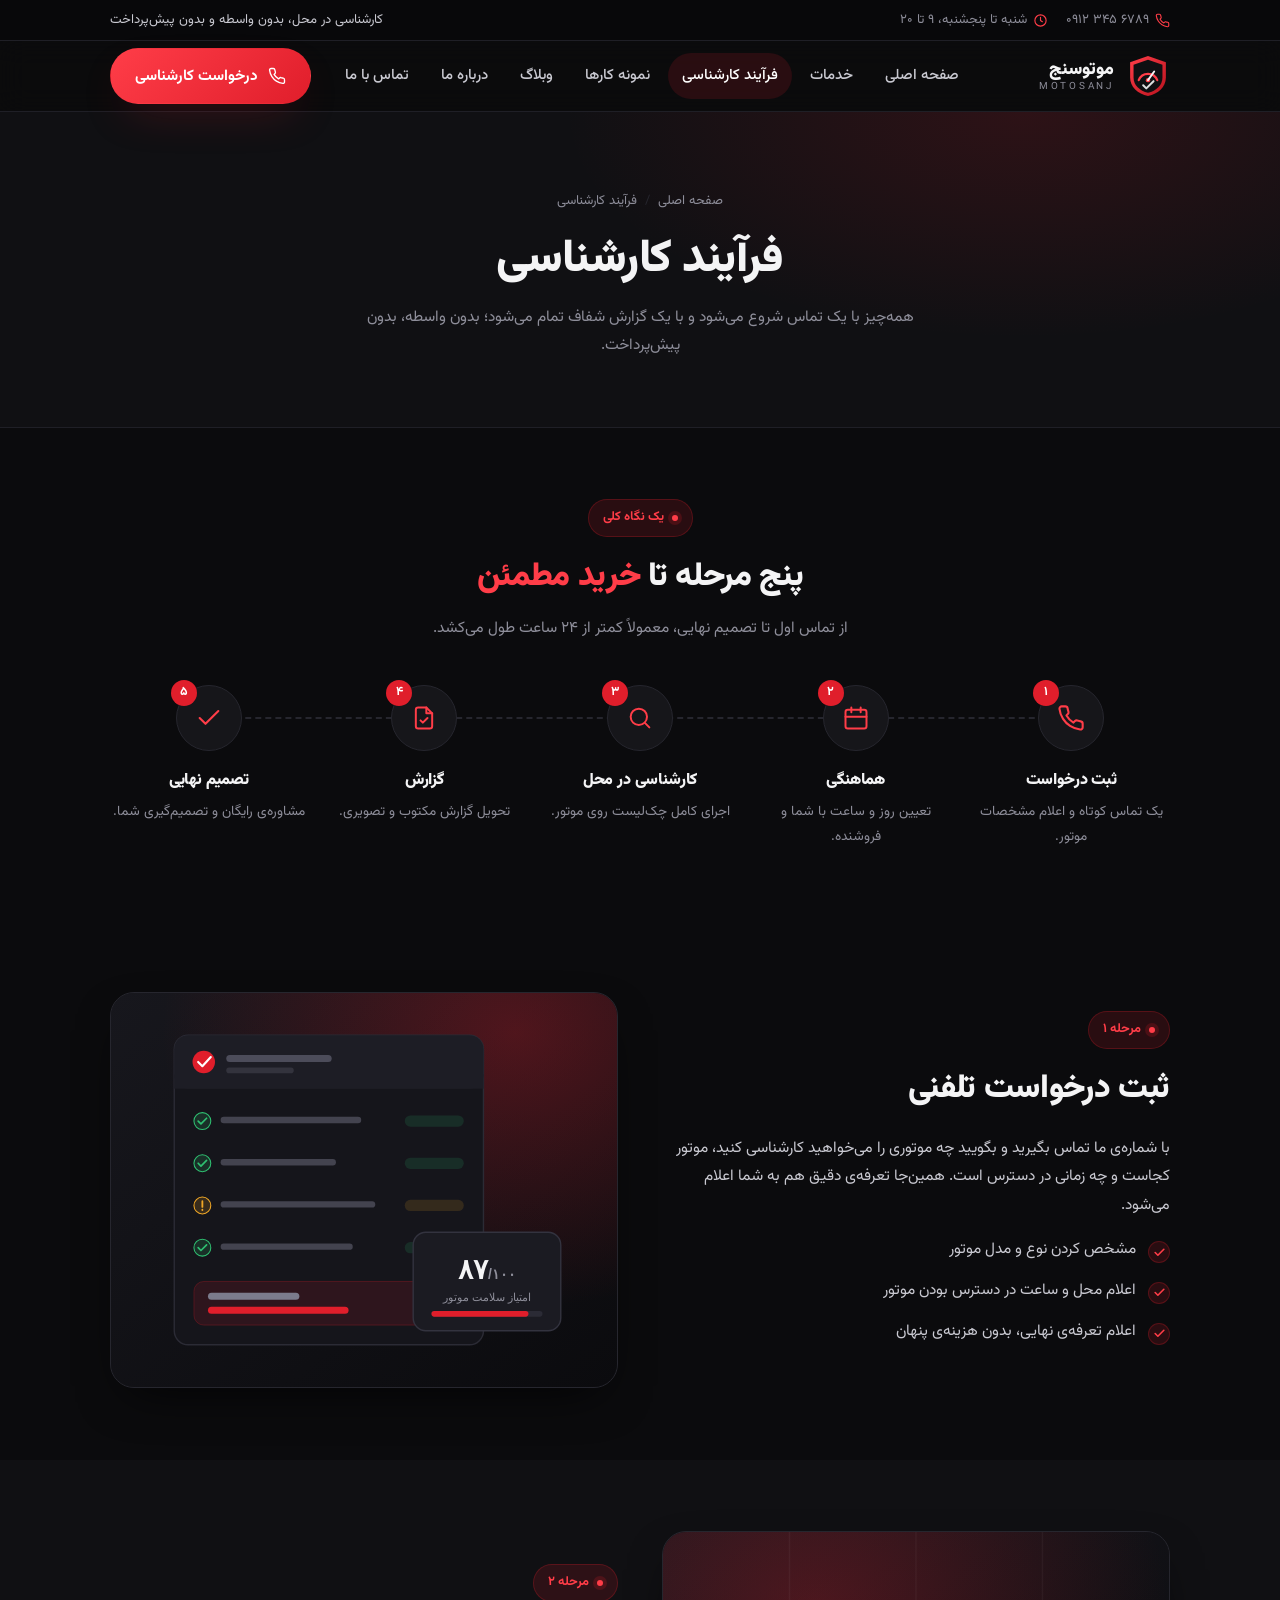
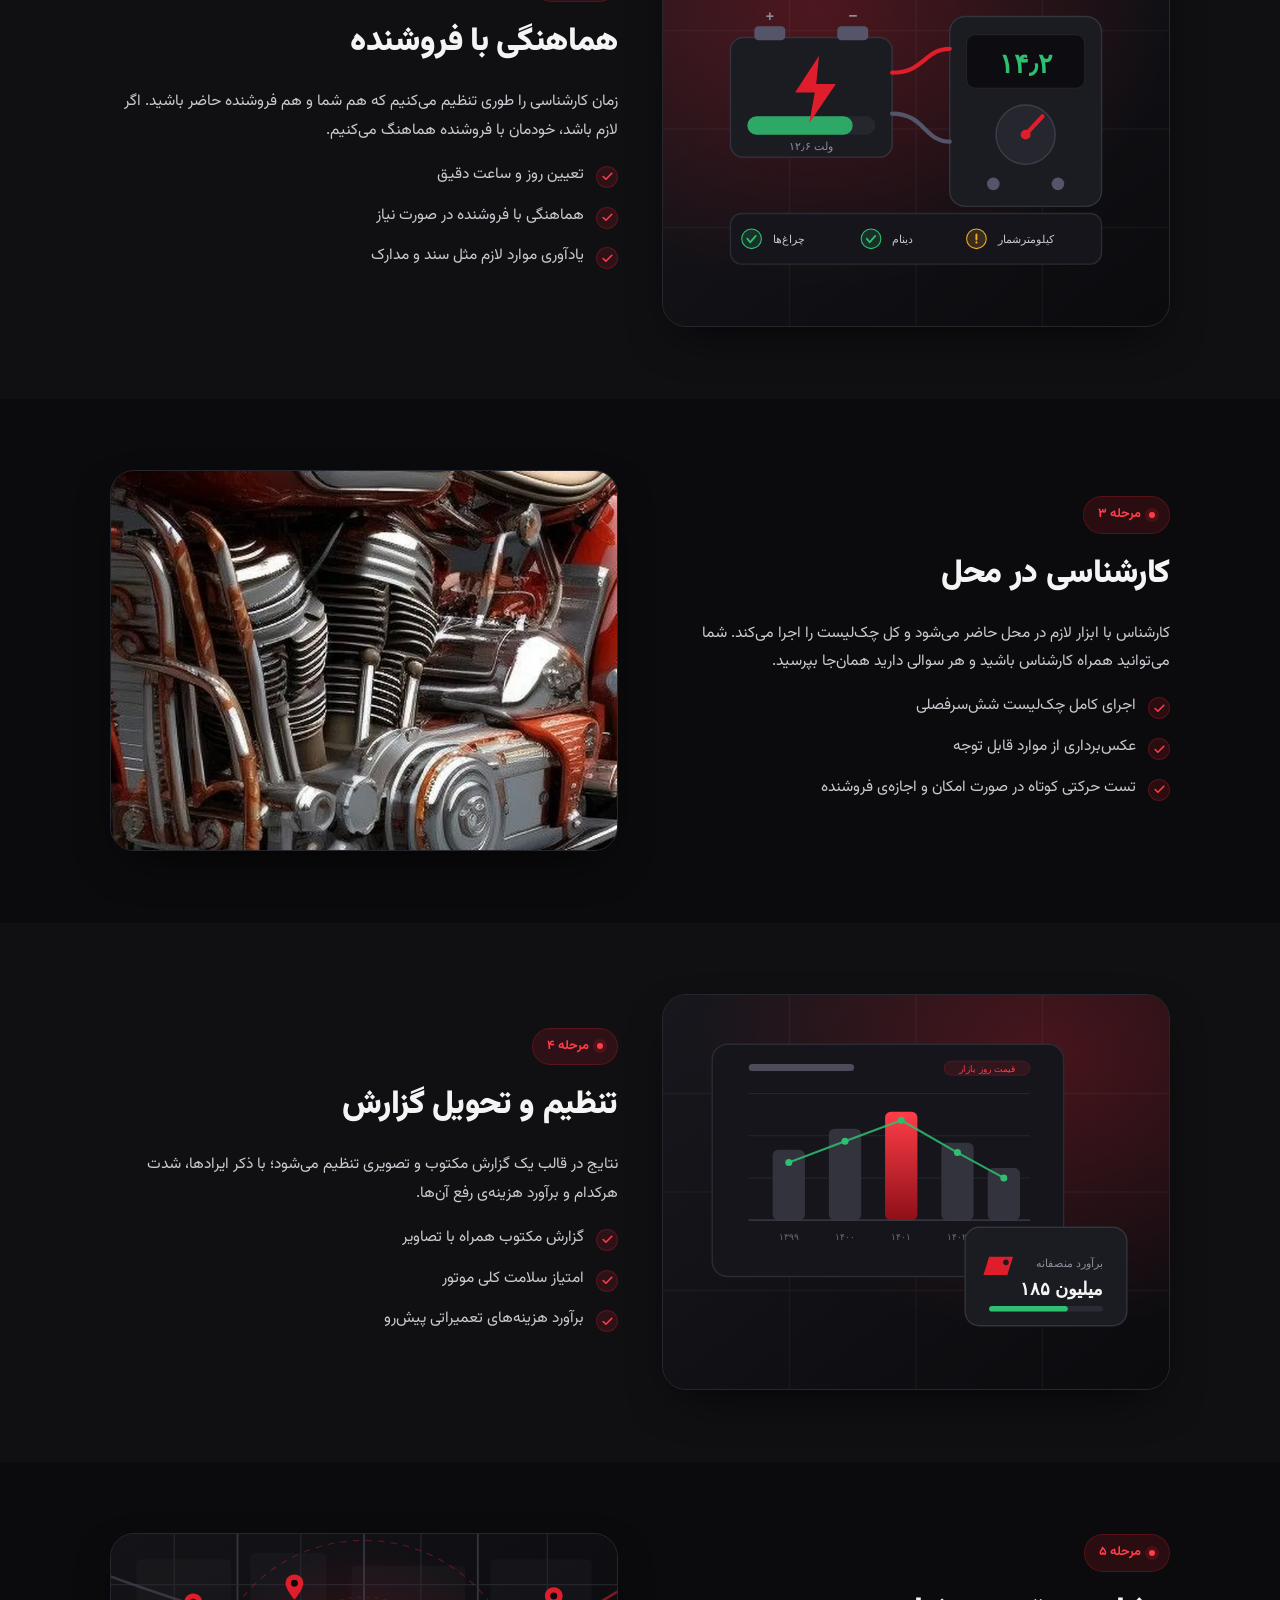
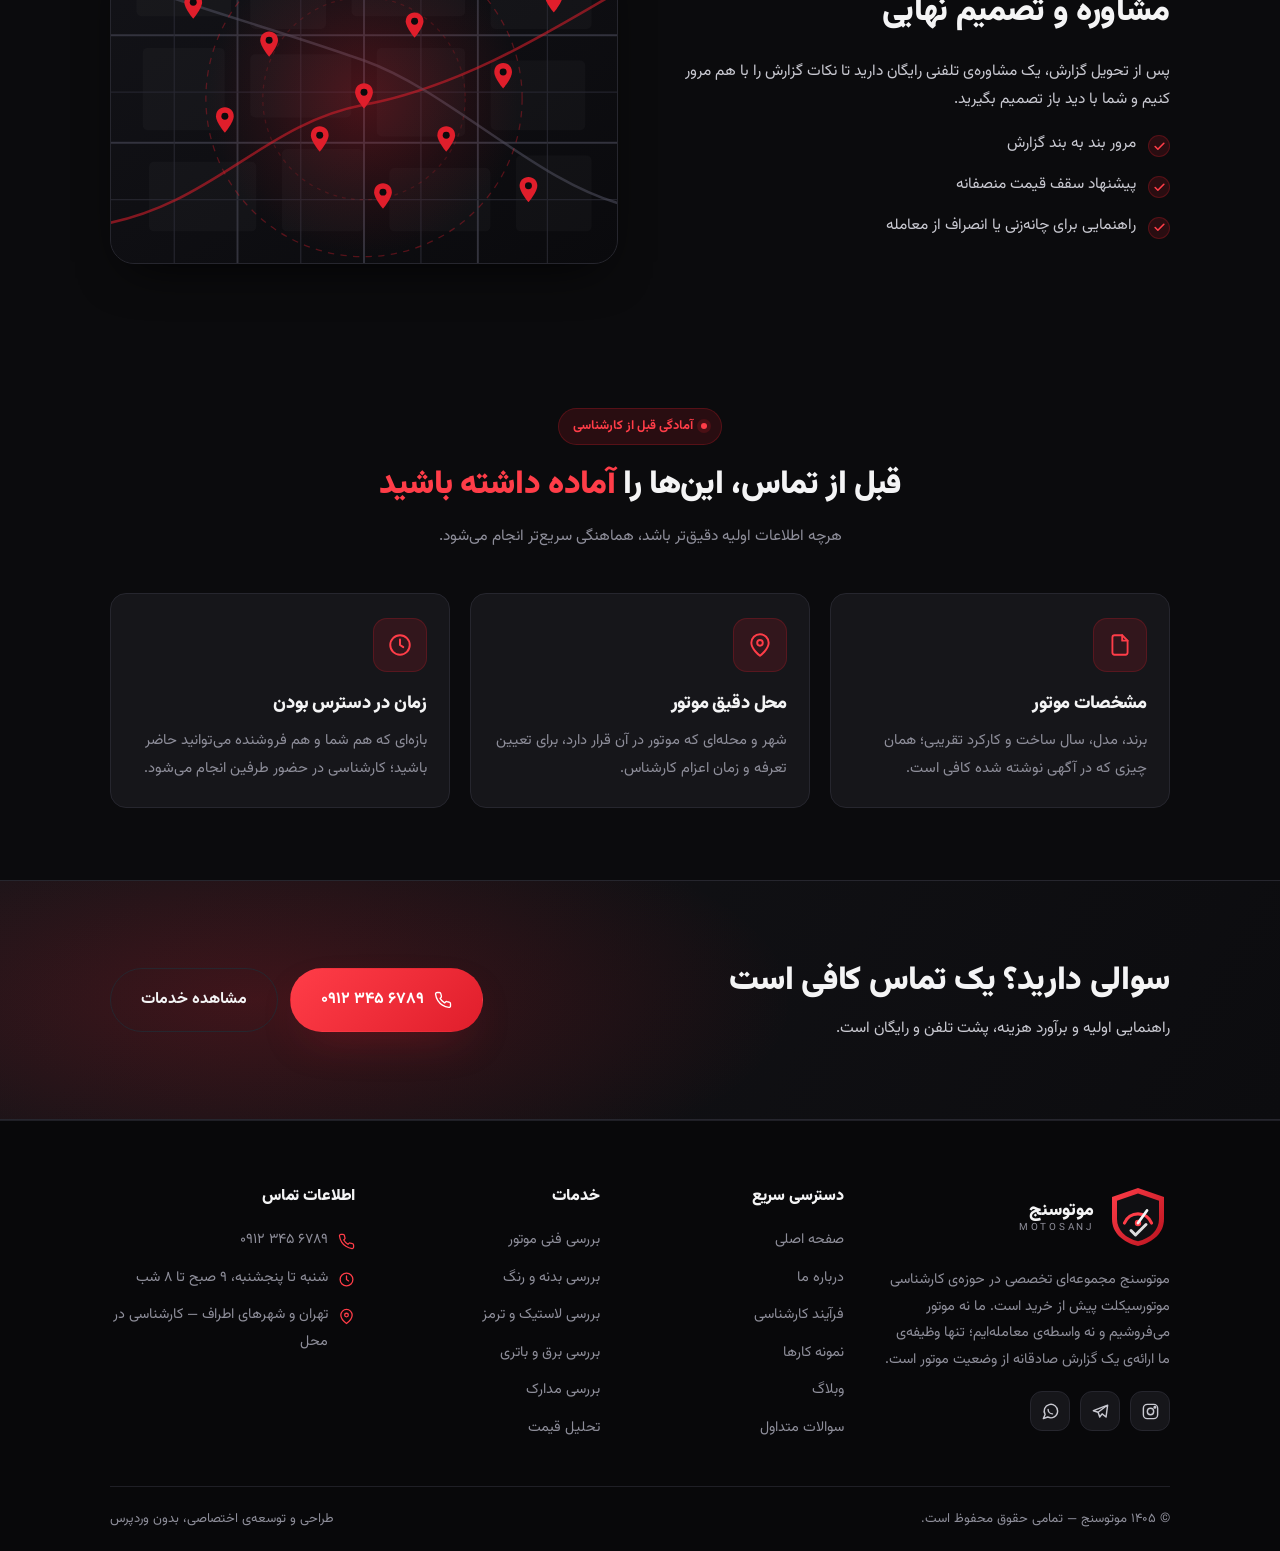
<file: process.html>
<!DOCTYPE html>
<html lang="fa" dir="rtl">
<head>
<meta charset="utf-8">
<meta name="viewport" content="width=device-width, initial-scale=1">
<title>فرآیند کارشناسی موتورسیکلت | موتوسنج</title>
<meta name="description" content="پنج مرحله‌ی کارشناسی موتورسیکلت در موتوسنج: ثبت درخواست تلفنی، هماهنگی، کارشناسی در محل، تحویل گزارش و مشاوره‌ی نهایی.">
<meta name="theme-color" content="#0b0b0d">
<link rel="canonical" href="https://motosanj.ir/process.html">
<link rel="icon" href="favicon.svg" type="image/svg+xml">
<link rel="preload" href="assets/fonts/Vazirmatn-Regular.woff2" as="font" type="font/woff2" crossorigin>
<link rel="preload" href="assets/fonts/Vazirmatn-Bold.woff2" as="font" type="font/woff2" crossorigin>
<link rel="stylesheet" href="assets/css/style.css">
<meta property="og:type" content="website">
<meta property="og:site_name" content="موتوسنج">
<meta property="og:title" content="فرآیند کارشناسی موتورسیکلت | موتوسنج">
<meta property="og:description" content="پنج مرحله‌ی کارشناسی موتورسیکلت در موتوسنج: ثبت درخواست تلفنی، هماهنگی، کارشناسی در محل، تحویل گزارش و مشاوره‌ی نهایی.">
<meta property="og:url" content="https://motosanj.ir/process.html">
<script>document.documentElement.classList.add("js");</script>
</head>
<body>
<a class="skip-link" href="#main">پرش به محتوای اصلی</a>

<div class="topbar">
  <div class="container topbar__inner">
    <ul class="topbar__list">
      <li><svg viewBox="0 0 24 24" fill="none" stroke="currentColor" stroke-width="1.8" stroke-linecap="round" stroke-linejoin="round"><path d="M22 16.9v3a2 2 0 0 1-2.2 2 19.8 19.8 0 0 1-8.6-3.1 19.5 19.5 0 0 1-6-6A19.8 19.8 0 0 1 2.1 4.2 2 2 0 0 1 4.1 2h3a2 2 0 0 1 2 1.7c.1 1 .4 1.9.7 2.8a2 2 0 0 1-.5 2.1L8.1 9.9a16 16 0 0 0 6 6l1.3-1.3a2 2 0 0 1 2.1-.4c.9.3 1.8.6 2.8.7a2 2 0 0 1 1.7 2Z"/></svg><a href="tel:+989123456789"><span class="num">۰۹۱۲ ۳۴۵ ۶۷۸۹</span></a></li>
      <li><svg viewBox="0 0 24 24" fill="none" stroke="currentColor" stroke-width="1.8" stroke-linecap="round" stroke-linejoin="round"><circle cx="12" cy="12" r="9"/><path d="M12 7v5l3 2"/></svg>شنبه تا پنجشنبه، ۹ تا ۲۰</li>
    </ul>
    <p style="margin:0">کارشناسی در محل، بدون واسطه و بدون پیش‌پرداخت</p>
  </div>
</div>

<header class="site-header">
  <div class="container header__inner">
    <a class="brand" href="index.html" aria-label="موتوسنج، صفحه اصلی">
      <img class="brand__mark" src="assets/img/logo.svg" alt="" width="64" height="64">
      <span class="brand__text">
        <span class="brand__name">موتوسنج</span>
        <span class="brand__latin">MOTOSANJ</span>
      </span>
    </a>

    <nav class="nav" id="site-nav" aria-label="منوی اصلی">
      <ul class="nav__list">
        <li><a href="index.html">صفحه اصلی</a></li>
        <li><a href="services.html">خدمات</a></li>
        <li><a href="process.html" class="is-active">فرآیند کارشناسی</a></li>
        <li><a href="portfolio.html">نمونه کارها</a></li>
        <li><a href="blog.html">وبلاگ</a></li>
        <li><a href="about.html">درباره ما</a></li>
        <li><a href="contact.html">تماس با ما</a></li>
      </ul>
    </nav>

    <div class="header__cta">
      <a class="btn btn-primary" href="tel:+989123456789"><svg viewBox="0 0 24 24" fill="none" stroke="currentColor" stroke-width="1.8" stroke-linecap="round" stroke-linejoin="round"><path d="M22 16.9v3a2 2 0 0 1-2.2 2 19.8 19.8 0 0 1-8.6-3.1 19.5 19.5 0 0 1-6-6A19.8 19.8 0 0 1 2.1 4.2 2 2 0 0 1 4.1 2h3a2 2 0 0 1 2 1.7c.1 1 .4 1.9.7 2.8a2 2 0 0 1-.5 2.1L8.1 9.9a16 16 0 0 0 6 6l1.3-1.3a2 2 0 0 1 2.1-.4c.9.3 1.8.6 2.8.7a2 2 0 0 1 1.7 2Z"/></svg><span>درخواست کارشناسی</span></a>
      <button class="nav-toggle" type="button" aria-label="باز و بسته کردن منو" aria-controls="site-nav" aria-expanded="false">
        <svg class="icon-open" viewBox="0 0 24 24" fill="none" stroke="currentColor" stroke-width="2" stroke-linecap="round"><path d="M4 7h16M4 12h16M4 17h16"/></svg>
        <svg class="icon-close" viewBox="0 0 24 24" fill="none" stroke="currentColor" stroke-width="2" stroke-linecap="round"><path d="M6 6l12 12M18 6L6 18"/></svg>
      </button>
    </div>
  </div>
</header>

<main id="main">

<section class="page-hero">
  <div class="container">
    <ul class="breadcrumb"><li><a href="index.html">صفحه اصلی</a></li><li>فرآیند کارشناسی</li></ul>
    <h1>فرآیند کارشناسی</h1>
    <p>همه‌چیز با یک تماس شروع می‌شود و با یک گزارش شفاف تمام می‌شود؛ بدون واسطه، بدون پیش‌پرداخت.</p>
  </div>
</section>

<section class="section">
  <div class="container">
    <div class="section-head reveal">
      <span class="kicker">یک نگاه کلی</span>
      <h2>پنج مرحله تا <span class="hl">خرید مطمئن</span></h2>
      <p>از تماس اول تا تصمیم نهایی، معمولاً کمتر از ۲۴ ساعت طول می‌کشد.</p>
    </div>

    <ol class="steps">
      <li class="step reveal">
        <span class="step__badge"><span class="step__num">۱</span><svg viewBox="0 0 24 24" fill="none" stroke="currentColor" stroke-width="1.8" stroke-linecap="round" stroke-linejoin="round"><path d="M22 16.9v3a2 2 0 0 1-2.2 2 19.8 19.8 0 0 1-8.6-3.1 19.5 19.5 0 0 1-6-6A19.8 19.8 0 0 1 2.1 4.2 2 2 0 0 1 4.1 2h3a2 2 0 0 1 2 1.7c.1 1 .4 1.9.7 2.8a2 2 0 0 1-.5 2.1L8.1 9.9a16 16 0 0 0 6 6l1.3-1.3a2 2 0 0 1 2.1-.4c.9.3 1.8.6 2.8.7a2 2 0 0 1 1.7 2Z"/></svg></span>
        <div><h3>ثبت درخواست</h3><p>یک تماس کوتاه و اعلام مشخصات موتور.</p></div>
      </li>
      <li class="step reveal">
        <span class="step__badge"><span class="step__num">۲</span><svg viewBox="0 0 24 24" fill="none" stroke="currentColor" stroke-width="1.7" stroke-linecap="round" stroke-linejoin="round"><rect x="3" y="5" width="18" height="16" rx="2"/><path d="M16 3v4M8 3v4M3 11h18"/></svg></span>
        <div><h3>هماهنگی</h3><p>تعیین روز و ساعت با شما و فروشنده.</p></div>
      </li>
      <li class="step reveal">
        <span class="step__badge"><span class="step__num">۳</span><svg viewBox="0 0 24 24" fill="none" stroke="currentColor" stroke-width="1.7" stroke-linecap="round" stroke-linejoin="round"><circle cx="11" cy="11" r="7"/><path d="M20 20l-3.6-3.6"/></svg></span>
        <div><h3>کارشناسی در محل</h3><p>اجرای کامل چک‌لیست روی موتور.</p></div>
      </li>
      <li class="step reveal">
        <span class="step__badge"><span class="step__num">۴</span><svg viewBox="0 0 24 24" fill="none" stroke="currentColor" stroke-width="1.7" stroke-linecap="round" stroke-linejoin="round"><path d="M14 3H7a2 2 0 0 0-2 2v14a2 2 0 0 0 2 2h10a2 2 0 0 0 2-2V8l-5-5Z"/><path d="M14 3v5h5M9 14l2 2 4-4"/></svg></span>
        <div><h3>گزارش</h3><p>تحویل گزارش مکتوب و تصویری.</p></div>
      </li>
      <li class="step reveal">
        <span class="step__badge"><span class="step__num">۵</span><svg viewBox="0 0 24 24" fill="none" stroke="currentColor" stroke-width="1.8" stroke-linecap="round" stroke-linejoin="round"><path d="M20 6L9 17l-5-5"/></svg></span>
        <div><h3>تصمیم نهایی</h3><p>مشاوره‌ی رایگان و تصمیم‌گیری شما.</p></div>
      </li>
    </ol>
  </div>
</section>

<section class="section">
  <div class="container split">
    <div class="reveal">
      <span class="kicker">مرحله ۱</span>
      <h2>ثبت درخواست تلفنی</h2>
      <p>با شماره‌ی ما تماس بگیرید و بگویید چه موتوری را می‌خواهید کارشناسی کنید، موتور کجاست و چه زمانی در دسترس است. همین‌جا تعرفه‌ی دقیق هم به شما اعلام می‌شود.</p>
      <ul class="check-list">
        <li>مشخص کردن نوع و مدل موتور</li>
        <li>اعلام محل و ساعت در دسترس بودن موتور</li>
        <li>اعلام تعرفه‌ی نهایی، بدون هزینه‌ی پنهان</li>
      </ul>
    </div>
    <div class="split__media reveal">
      <img src="assets/img/report.svg" alt="ثبت درخواست تلفنی" width="720" height="560" loading="lazy">
    </div>
  </div>
</section>

<section class="section section--alt">
  <div class="container split split--reverse">
    <div class="reveal">
      <span class="kicker">مرحله ۲</span>
      <h2>هماهنگی با فروشنده</h2>
      <p>زمان کارشناسی را طوری تنظیم می‌کنیم که هم شما و هم فروشنده حاضر باشید. اگر لازم باشد، خودمان با فروشنده هماهنگ می‌کنیم.</p>
      <ul class="check-list">
        <li>تعیین روز و ساعت دقیق</li>
        <li>هماهنگی با فروشنده در صورت نیاز</li>
        <li>یادآوری موارد لازم مثل سند و مدارک</li>
      </ul>
    </div>
    <div class="split__media reveal">
      <img src="assets/img/electric.svg" alt="هماهنگی با فروشنده" width="720" height="560" loading="lazy">
    </div>
  </div>
</section>

<section class="section">
  <div class="container split">
    <div class="reveal">
      <span class="kicker">مرحله ۳</span>
      <h2>کارشناسی در محل</h2>
      <p>کارشناس با ابزار لازم در محل حاضر می‌شود و کل چک‌لیست را اجرا می‌کند. شما می‌توانید همراه کارشناس باشید و هر سوالی دارید همان‌جا بپرسید.</p>
      <ul class="check-list">
        <li>اجرای کامل چک‌لیست شش‌سرفصلی</li>
        <li>عکس‌برداری از موارد قابل توجه</li>
        <li>تست حرکتی کوتاه در صورت امکان و اجازه‌ی فروشنده</li>
      </ul>
    </div>
    <div class="split__media reveal">
      <img src="assets/img/detail-engine.webp" alt="کارشناسی در محل" width="800" height="599" loading="lazy">
    </div>
  </div>
</section>

<section class="section section--alt">
  <div class="container split split--reverse">
    <div class="reveal">
      <span class="kicker">مرحله ۴</span>
      <h2>تنظیم و تحویل گزارش</h2>
      <p>نتایج در قالب یک گزارش مکتوب و تصویری تنظیم می‌شود؛ با ذکر ایرادها، شدت هرکدام و برآورد هزینه‌ی رفع آن‌ها.</p>
      <ul class="check-list">
        <li>گزارش مکتوب همراه با تصاویر</li>
        <li>امتیاز سلامت کلی موتور</li>
        <li>برآورد هزینه‌های تعمیراتی پیش‌رو</li>
      </ul>
    </div>
    <div class="split__media reveal">
      <img src="assets/img/price.svg" alt="تنظیم و تحویل گزارش" width="720" height="560" loading="lazy">
    </div>
  </div>
</section>

<section class="section">
  <div class="container split">
    <div class="reveal">
      <span class="kicker">مرحله ۵</span>
      <h2>مشاوره و تصمیم نهایی</h2>
      <p>پس از تحویل گزارش، یک مشاوره‌ی تلفنی رایگان دارید تا نکات گزارش را با هم مرور کنیم و شما با دید باز تصمیم بگیرید.</p>
      <ul class="check-list">
        <li>مرور بند به بند گزارش</li>
        <li>پیشنهاد سقف قیمت منصفانه</li>
        <li>راهنمایی برای چانه‌زنی یا انصراف از معامله</li>
      </ul>
    </div>
    <div class="split__media reveal">
      <img src="assets/img/coverage-map.svg" alt="مشاوره و تصمیم نهایی" width="800" height="520" loading="lazy">
    </div>
  </div>
</section>

<section class="section">
  <div class="container">
    <div class="section-head reveal">
      <span class="kicker">آمادگی قبل از کارشناسی</span>
      <h2>قبل از تماس، این‌ها را <span class="hl">آماده داشته باشید</span></h2>
      <p>هرچه اطلاعات اولیه دقیق‌تر باشد، هماهنگی سریع‌تر انجام می‌شود.</p>
    </div>

    <div class="grid grid-3">
      <article class="card reveal">
        <span class="card-icon"><svg viewBox="0 0 24 24" fill="none" stroke="currentColor" stroke-width="1.7" stroke-linecap="round" stroke-linejoin="round"><path d="M14 3H7a2 2 0 0 0-2 2v14a2 2 0 0 0 2 2h10a2 2 0 0 0 2-2V8l-5-5Z"/><path d="M14 3v5h5"/></svg></span>
        <h3>مشخصات موتور</h3>
        <p>برند، مدل، سال ساخت و کارکرد تقریبی؛ همان چیزی که در آگهی نوشته شده کافی است.</p>
      </article>
      <article class="card reveal">
        <span class="card-icon"><svg viewBox="0 0 24 24" fill="none" stroke="currentColor" stroke-width="1.8" stroke-linecap="round" stroke-linejoin="round"><path d="M20 10c0 6-8 12-8 12S4 16 4 10a8 8 0 1 1 16 0Z"/><circle cx="12" cy="10" r="2.6"/></svg></span>
        <h3>محل دقیق موتور</h3>
        <p>شهر و محله‌ای که موتور در آن قرار دارد، برای تعیین تعرفه و زمان اعزام کارشناس.</p>
      </article>
      <article class="card reveal">
        <span class="card-icon"><svg viewBox="0 0 24 24" fill="none" stroke="currentColor" stroke-width="1.8" stroke-linecap="round" stroke-linejoin="round"><circle cx="12" cy="12" r="9"/><path d="M12 7v5l3 2"/></svg></span>
        <h3>زمان در دسترس بودن</h3>
        <p>بازه‌ای که هم شما و هم فروشنده می‌توانید حاضر باشید؛ کارشناسی در حضور طرفین انجام می‌شود.</p>
      </article>
    </div>
  </div>
</section>

<section class="cta-band">
  <div class="container cta-band__inner">
    <div class="reveal">
      <h2>سوالی دارید؟ یک تماس کافی است</h2>
      <p>راهنمایی اولیه و برآورد هزینه، پشت تلفن و رایگان است.</p>
    </div>
    <div class="cta-band__actions reveal">
      <a class="btn btn-primary btn-lg" href="tel:+989123456789"><svg viewBox="0 0 24 24" fill="none" stroke="currentColor" stroke-width="1.8" stroke-linecap="round" stroke-linejoin="round"><path d="M22 16.9v3a2 2 0 0 1-2.2 2 19.8 19.8 0 0 1-8.6-3.1 19.5 19.5 0 0 1-6-6A19.8 19.8 0 0 1 2.1 4.2 2 2 0 0 1 4.1 2h3a2 2 0 0 1 2 1.7c.1 1 .4 1.9.7 2.8a2 2 0 0 1-.5 2.1L8.1 9.9a16 16 0 0 0 6 6l1.3-1.3a2 2 0 0 1 2.1-.4c.9.3 1.8.6 2.8.7a2 2 0 0 1 1.7 2Z"/></svg><span class="num">۰۹۱۲ ۳۴۵ ۶۷۸۹</span></a>
      <a class="btn btn-ghost btn-lg" href="services.html"><span>مشاهده خدمات</span></a>
    </div>
  </div>
</section>

</main>

<footer class="site-footer">
  <div class="container">
    <div class="footer__grid">
      <div>
        <div class="footer__brand">
          <img src="assets/img/logo.svg" alt="" width="64" height="64">
          <span class="brand__text">
            <span class="brand__name">موتوسنج</span>
            <span class="brand__latin">MOTOSANJ</span>
          </span>
        </div>
        <p>
          موتوسنج مجموعه‌ای تخصصی در حوزه‌ی کارشناسی موتورسیکلت پیش از خرید است.
          ما نه موتور می‌فروشیم و نه واسطه‌ی معامله‌ایم؛ تنها وظیفه‌ی ما ارائه‌ی
          یک گزارش صادقانه از وضعیت موتور است.
        </p>
        <div class="socials">
          <a href="#" aria-label="اینستاگرام موتوسنج"><svg viewBox="0 0 24 24" fill="none" stroke="currentColor" stroke-width="1.8" stroke-linecap="round" stroke-linejoin="round"><rect x="3" y="3" width="18" height="18" rx="5"/><circle cx="12" cy="12" r="4"/><circle cx="17.5" cy="6.5" r="1"/></svg></a>
          <a href="#" aria-label="تلگرام موتوسنج"><svg viewBox="0 0 24 24" fill="none" stroke="currentColor" stroke-width="1.8" stroke-linecap="round" stroke-linejoin="round"><path d="M21 4L3 11l6 2 2 6 3-4 5 4 2-15Z"/><path d="M9 13l9-7"/></svg></a>
          <a href="https://wa.me/989123456789" aria-label="واتساپ موتوسنج"><svg viewBox="0 0 24 24" fill="none" stroke="currentColor" stroke-width="1.8" stroke-linecap="round" stroke-linejoin="round"><path d="M21 11.5a8.5 8.5 0 0 1-12.6 7.4L3 21l2.2-5.2A8.5 8.5 0 1 1 21 11.5Z"/><path d="M9 9.5c0 3 2.5 5.5 5.5 5.5"/></svg></a>
        </div>
      </div>

      <div>
        <h4>دسترسی سریع</h4>
        <ul class="footer__list">
          <li><a href="index.html">صفحه اصلی</a></li>
          <li><a href="about.html">درباره ما</a></li>
          <li><a href="process.html">فرآیند کارشناسی</a></li>
          <li><a href="portfolio.html">نمونه کارها</a></li>
          <li><a href="blog.html">وبلاگ</a></li>
          <li><a href="faq.html">سوالات متداول</a></li>
        </ul>
      </div>

      <div>
        <h4>خدمات</h4>
        <ul class="footer__list">
          <li><a href="services.html#engine">بررسی فنی موتور</a></li>
          <li><a href="services.html#body">بررسی بدنه و رنگ</a></li>
          <li><a href="services.html#brake">بررسی لاستیک و ترمز</a></li>
          <li><a href="services.html#electric">بررسی برق و باتری</a></li>
          <li><a href="services.html#docs">بررسی مدارک</a></li>
          <li><a href="services.html#price">تحلیل قیمت</a></li>
        </ul>
      </div>

      <div>
        <h4>اطلاعات تماس</h4>
        <ul class="footer__list footer__contact">
          <li><svg viewBox="0 0 24 24" fill="none" stroke="currentColor" stroke-width="1.8" stroke-linecap="round" stroke-linejoin="round"><path d="M22 16.9v3a2 2 0 0 1-2.2 2 19.8 19.8 0 0 1-8.6-3.1 19.5 19.5 0 0 1-6-6A19.8 19.8 0 0 1 2.1 4.2 2 2 0 0 1 4.1 2h3a2 2 0 0 1 2 1.7c.1 1 .4 1.9.7 2.8a2 2 0 0 1-.5 2.1L8.1 9.9a16 16 0 0 0 6 6l1.3-1.3a2 2 0 0 1 2.1-.4c.9.3 1.8.6 2.8.7a2 2 0 0 1 1.7 2Z"/></svg><a href="tel:+989123456789"><span class="num">۰۹۱۲ ۳۴۵ ۶۷۸۹</span></a></li>
          <li><svg viewBox="0 0 24 24" fill="none" stroke="currentColor" stroke-width="1.8" stroke-linecap="round" stroke-linejoin="round"><circle cx="12" cy="12" r="9"/><path d="M12 7v5l3 2"/></svg>شنبه تا پنجشنبه، ۹ صبح تا ۸ شب</li>
          <li><svg viewBox="0 0 24 24" fill="none" stroke="currentColor" stroke-width="1.8" stroke-linecap="round" stroke-linejoin="round"><path d="M20 10c0 6-8 12-8 12S4 16 4 10a8 8 0 1 1 16 0Z"/><circle cx="12" cy="10" r="2.6"/></svg>تهران و شهرهای اطراف — کارشناسی در محل</li>
        </ul>
      </div>
    </div>

    <div class="footer__bottom">
      <span>© <span data-year>۱۴۰۴</span> موتوسنج — تمامی حقوق محفوظ است.</span>
      <span>طراحی و توسعه‌ی اختصاصی، بدون وردپرس</span>
    </div>
  </div>
</footer>

<div class="call-bar">
  <a class="btn btn-primary" href="tel:+989123456789"><svg viewBox="0 0 24 24" fill="none" stroke="currentColor" stroke-width="1.8" stroke-linecap="round" stroke-linejoin="round"><path d="M22 16.9v3a2 2 0 0 1-2.2 2 19.8 19.8 0 0 1-8.6-3.1 19.5 19.5 0 0 1-6-6A19.8 19.8 0 0 1 2.1 4.2 2 2 0 0 1 4.1 2h3a2 2 0 0 1 2 1.7c.1 1 .4 1.9.7 2.8a2 2 0 0 1-.5 2.1L8.1 9.9a16 16 0 0 0 6 6l1.3-1.3a2 2 0 0 1 2.1-.4c.9.3 1.8.6 2.8.7a2 2 0 0 1 1.7 2Z"/></svg>تماس با کارشناس</a>
  <a class="btn btn-ghost" href="services.html">خدمات و تعرفه</a>
</div>

<button class="to-top" type="button" aria-label="بازگشت به بالای صفحه">
  <svg viewBox="0 0 24 24" fill="none" stroke="currentColor" stroke-width="2" stroke-linecap="round" stroke-linejoin="round"><path d="M12 19V5M5 12l7-7 7 7"/></svg>
</button>

<script src="assets/js/main.js" defer></script>
</body>
</html>
</file>
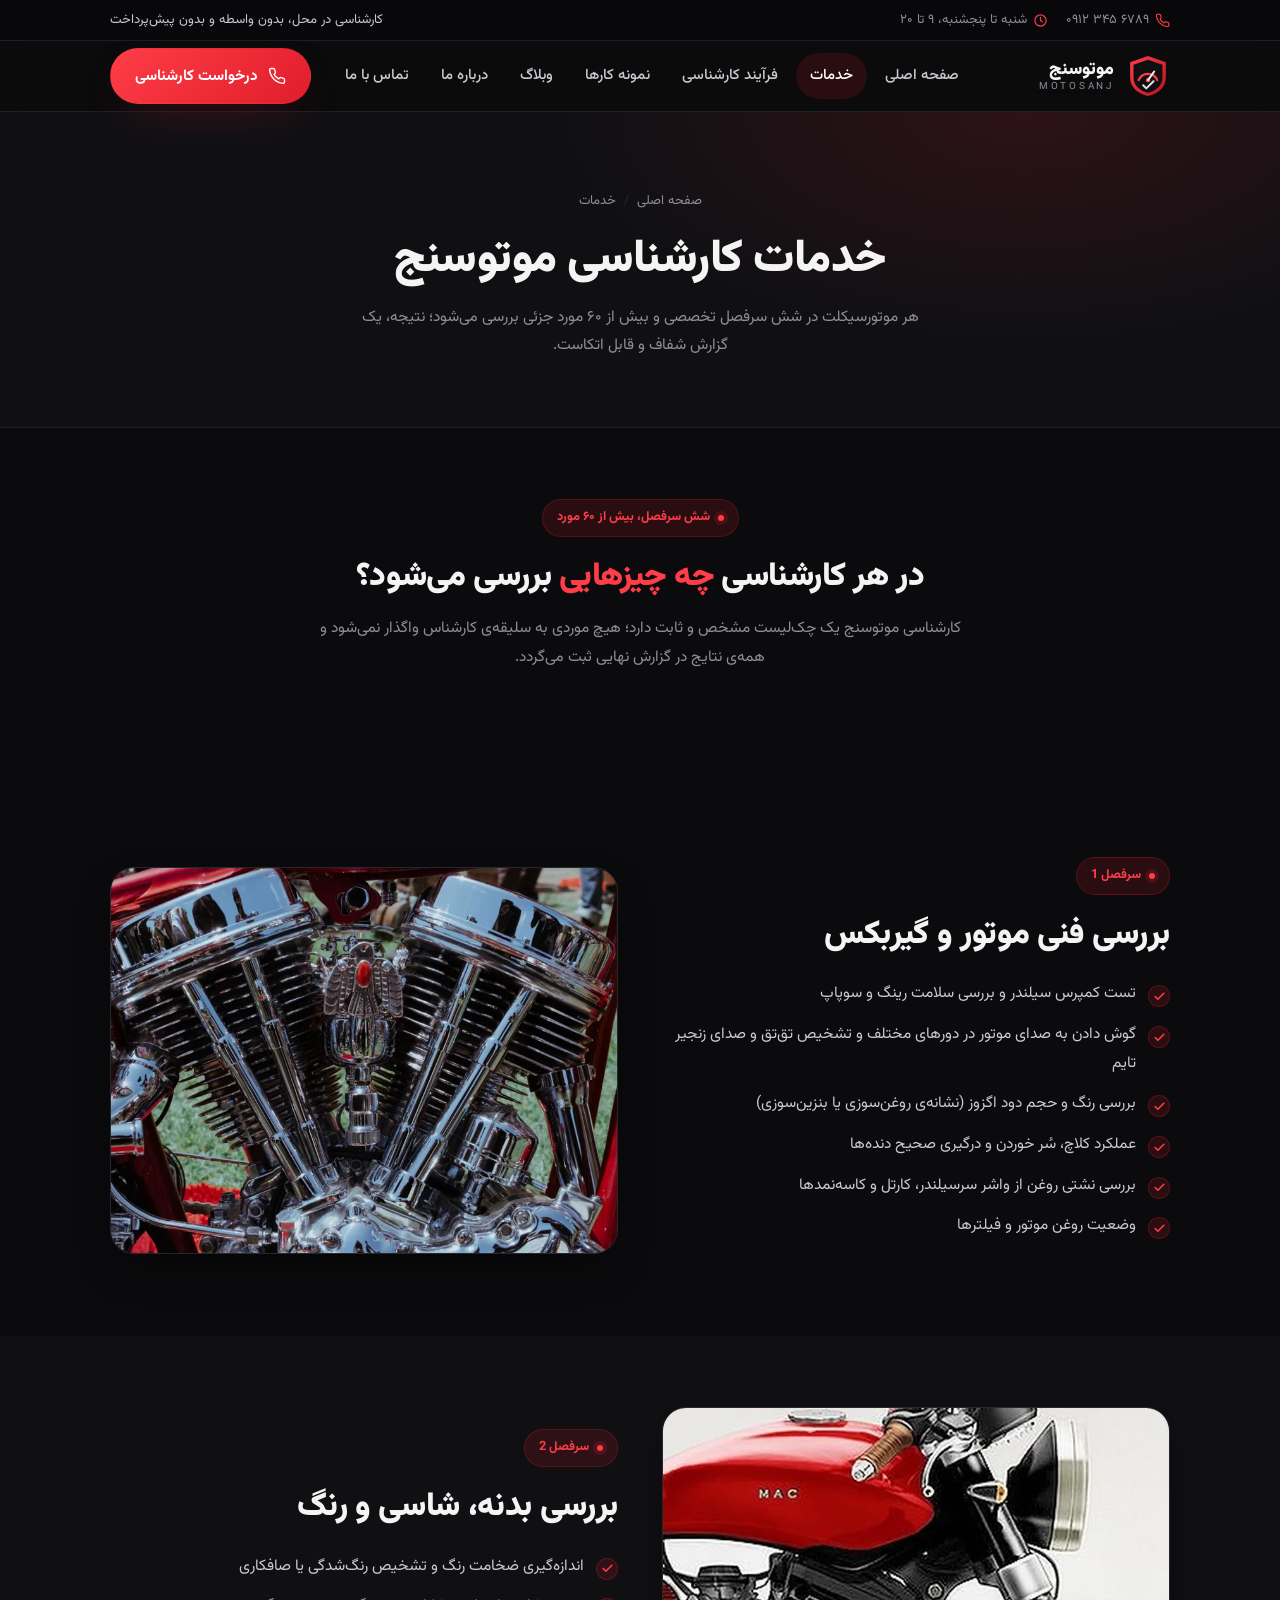
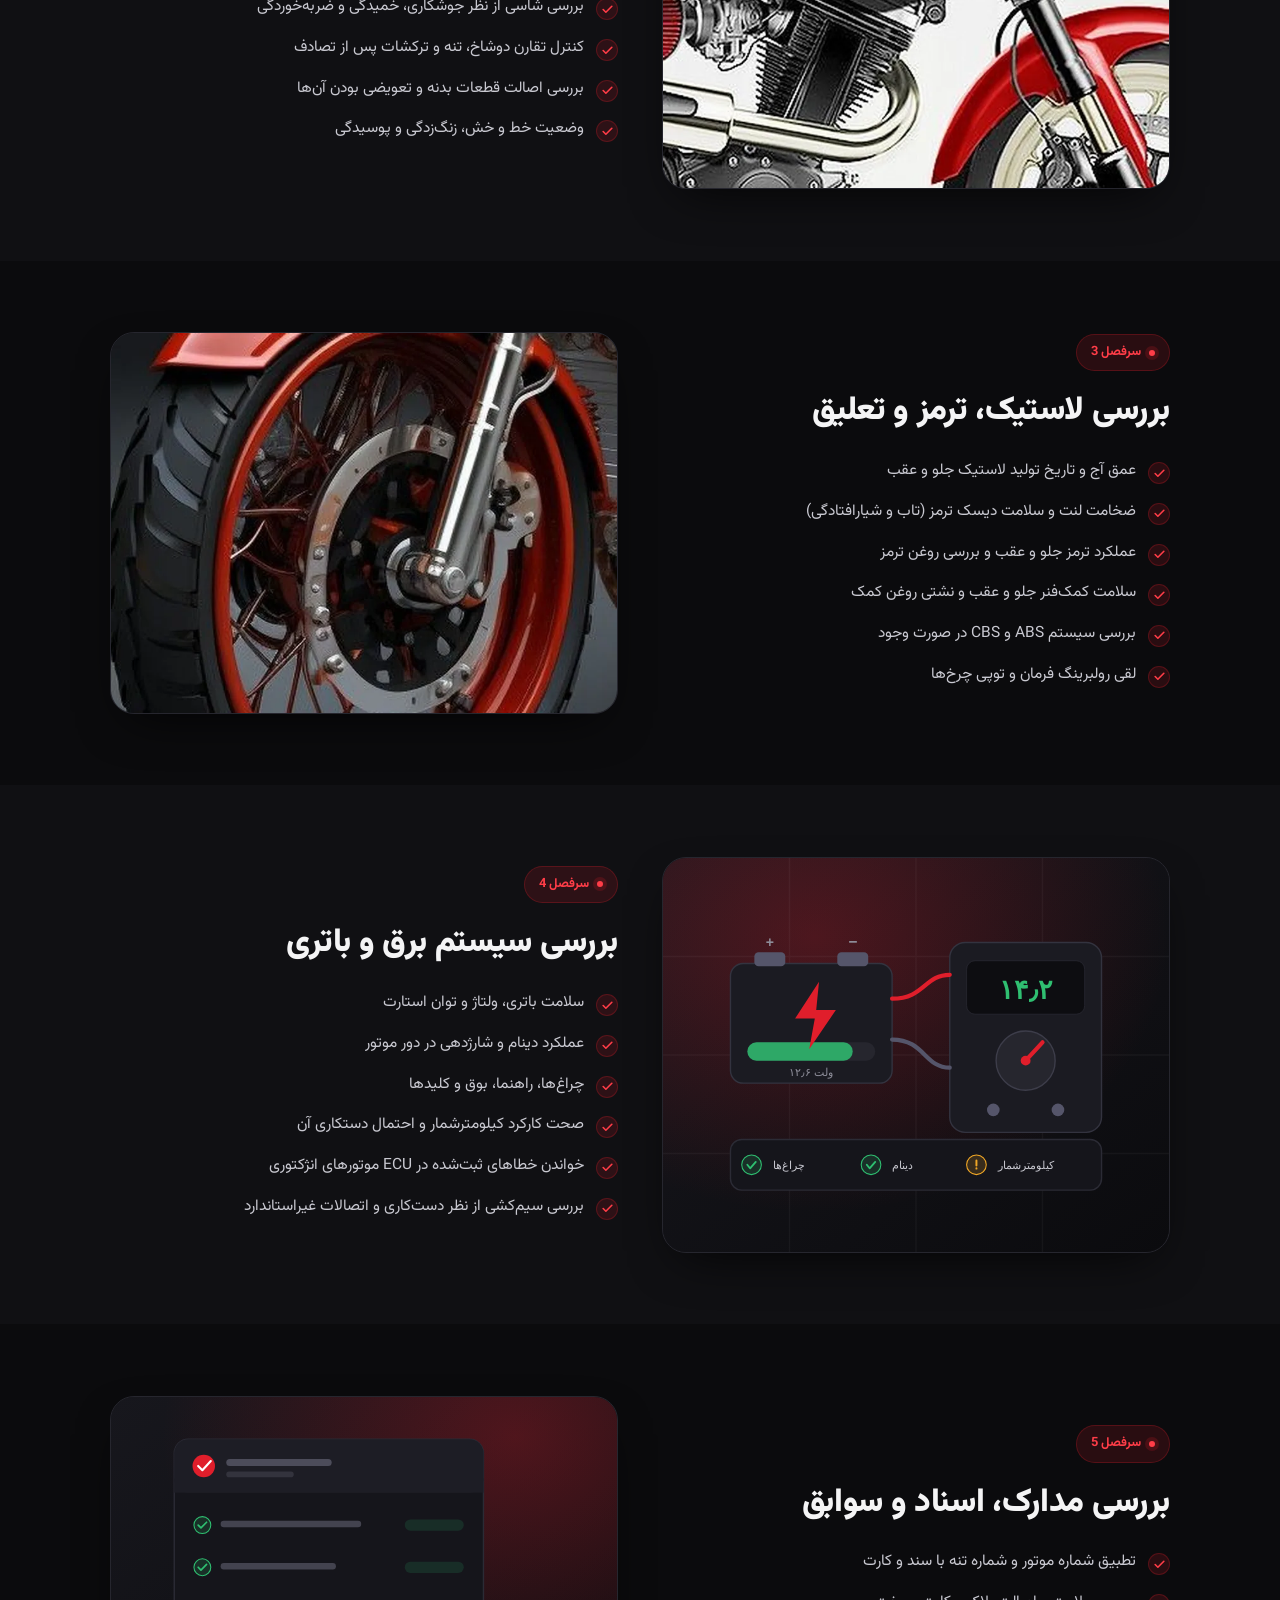
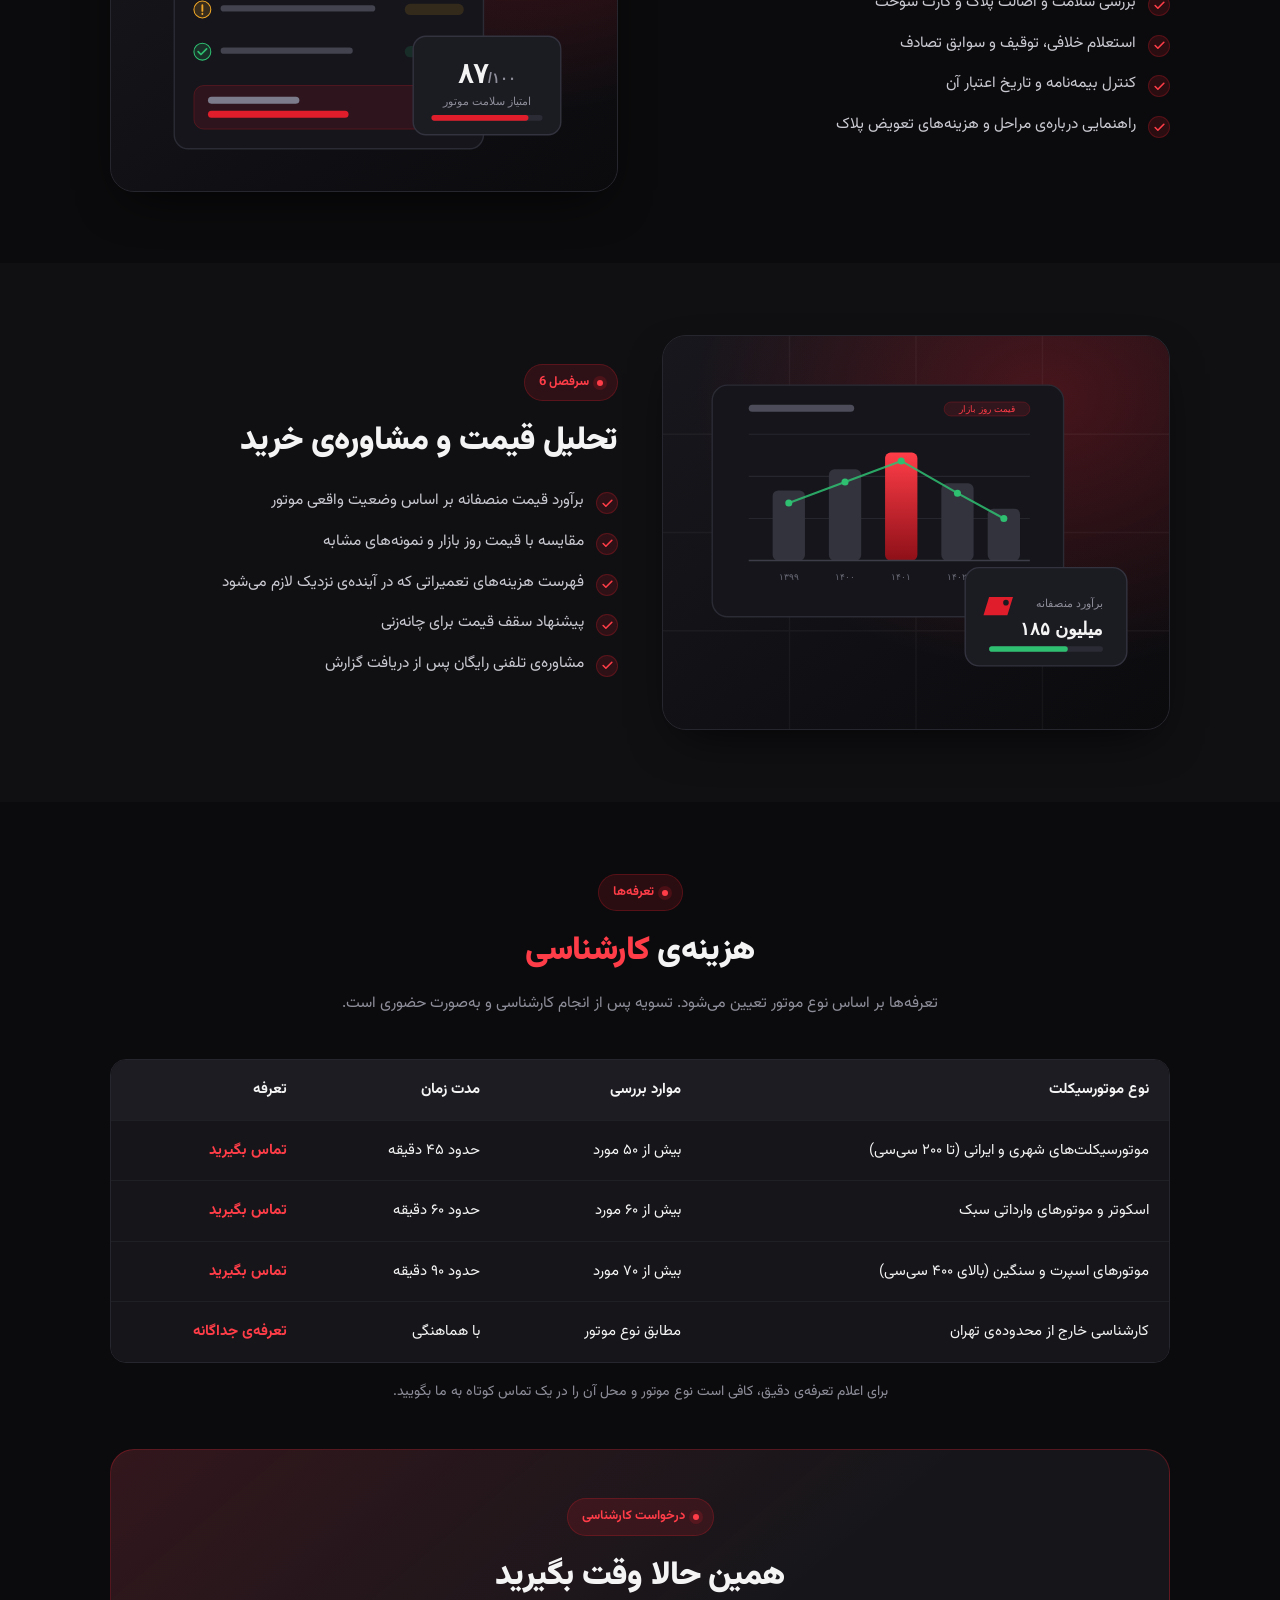
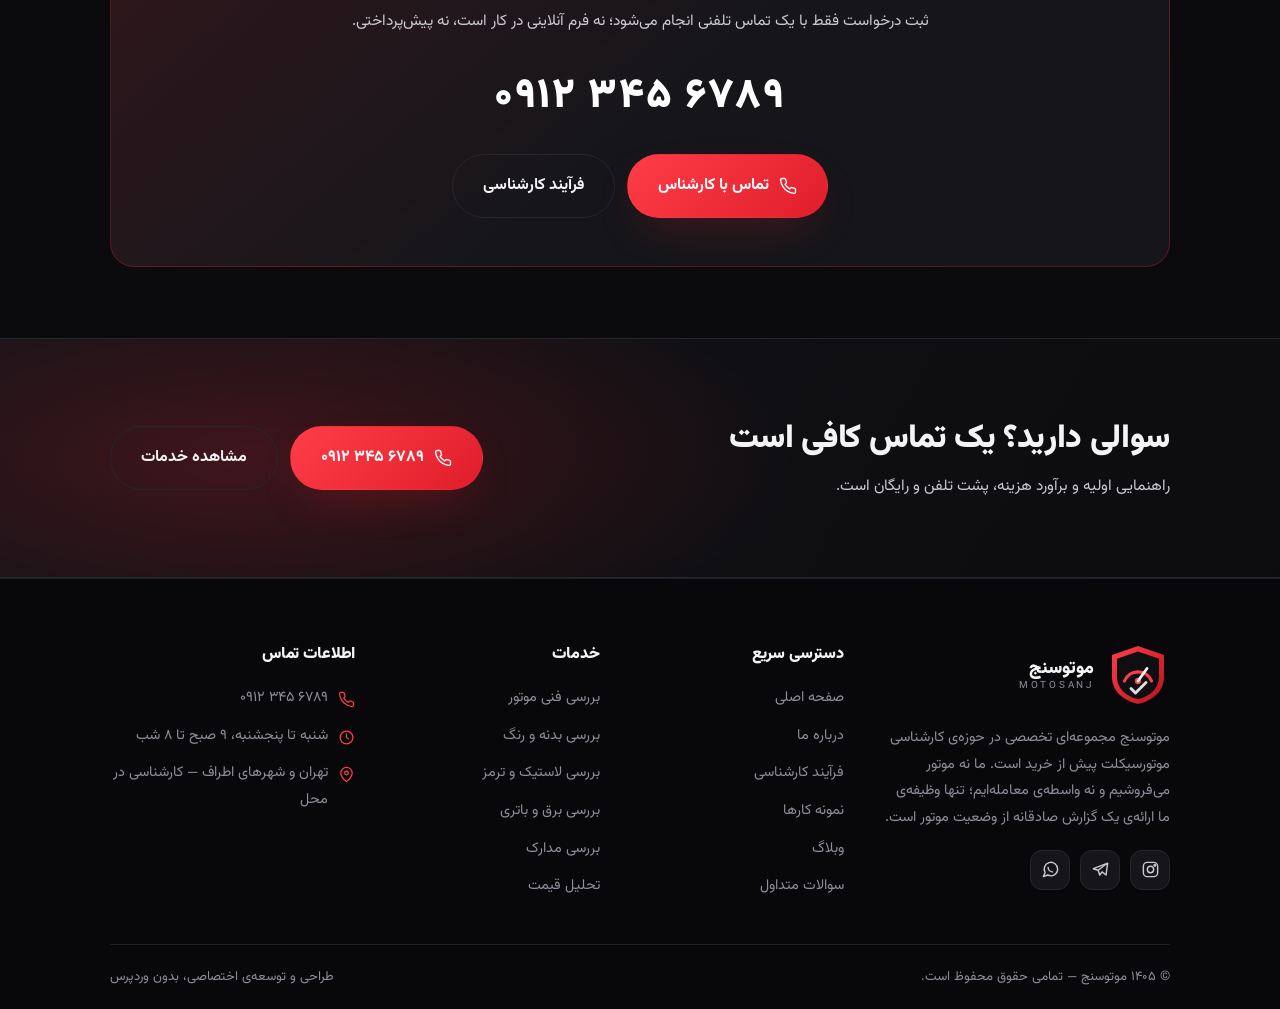
<file: services.html>
<!DOCTYPE html>
<html lang="fa" dir="rtl">
<head>
<meta charset="utf-8">
<meta name="viewport" content="width=device-width, initial-scale=1">
<title>خدمات و تعرفه‌های کارشناسی موتورسیکلت | موتوسنج</title>
<meta name="description" content="فهرست کامل خدمات کارشناسی موتورسیکلت موتوسنج در شش سرفصل: موتور، بدنه و رنگ، لاستیک و ترمز، برق، مدارک و تحلیل قیمت، به‌همراه تعرفه‌ها.">
<meta name="theme-color" content="#0b0b0d">
<link rel="canonical" href="https://motosanj.ir/services.html">
<link rel="icon" href="favicon.svg" type="image/svg+xml">
<link rel="preload" href="assets/fonts/Vazirmatn-Regular.woff2" as="font" type="font/woff2" crossorigin>
<link rel="preload" href="assets/fonts/Vazirmatn-Bold.woff2" as="font" type="font/woff2" crossorigin>
<link rel="stylesheet" href="assets/css/style.css">
<meta property="og:type" content="website">
<meta property="og:site_name" content="موتوسنج">
<meta property="og:title" content="خدمات و تعرفه‌های کارشناسی موتورسیکلت | موتوسنج">
<meta property="og:description" content="فهرست کامل خدمات کارشناسی موتورسیکلت موتوسنج در شش سرفصل: موتور، بدنه و رنگ، لاستیک و ترمز، برق، مدارک و تحلیل قیمت، به‌همراه تعرفه‌ها.">
<meta property="og:url" content="https://motosanj.ir/services.html">
<script>document.documentElement.classList.add("js");</script>
</head>
<body>
<a class="skip-link" href="#main">پرش به محتوای اصلی</a>

<div class="topbar">
  <div class="container topbar__inner">
    <ul class="topbar__list">
      <li><svg viewBox="0 0 24 24" fill="none" stroke="currentColor" stroke-width="1.8" stroke-linecap="round" stroke-linejoin="round"><path d="M22 16.9v3a2 2 0 0 1-2.2 2 19.8 19.8 0 0 1-8.6-3.1 19.5 19.5 0 0 1-6-6A19.8 19.8 0 0 1 2.1 4.2 2 2 0 0 1 4.1 2h3a2 2 0 0 1 2 1.7c.1 1 .4 1.9.7 2.8a2 2 0 0 1-.5 2.1L8.1 9.9a16 16 0 0 0 6 6l1.3-1.3a2 2 0 0 1 2.1-.4c.9.3 1.8.6 2.8.7a2 2 0 0 1 1.7 2Z"/></svg><a href="tel:+989123456789"><span class="num">۰۹۱۲ ۳۴۵ ۶۷۸۹</span></a></li>
      <li><svg viewBox="0 0 24 24" fill="none" stroke="currentColor" stroke-width="1.8" stroke-linecap="round" stroke-linejoin="round"><circle cx="12" cy="12" r="9"/><path d="M12 7v5l3 2"/></svg>شنبه تا پنجشنبه، ۹ تا ۲۰</li>
    </ul>
    <p style="margin:0">کارشناسی در محل، بدون واسطه و بدون پیش‌پرداخت</p>
  </div>
</div>

<header class="site-header">
  <div class="container header__inner">
    <a class="brand" href="index.html" aria-label="موتوسنج، صفحه اصلی">
      <img class="brand__mark" src="assets/img/logo.svg" alt="" width="64" height="64">
      <span class="brand__text">
        <span class="brand__name">موتوسنج</span>
        <span class="brand__latin">MOTOSANJ</span>
      </span>
    </a>

    <nav class="nav" id="site-nav" aria-label="منوی اصلی">
      <ul class="nav__list">
        <li><a href="index.html">صفحه اصلی</a></li>
        <li><a href="services.html" class="is-active">خدمات</a></li>
        <li><a href="process.html">فرآیند کارشناسی</a></li>
        <li><a href="portfolio.html">نمونه کارها</a></li>
        <li><a href="blog.html">وبلاگ</a></li>
        <li><a href="about.html">درباره ما</a></li>
        <li><a href="contact.html">تماس با ما</a></li>
      </ul>
    </nav>

    <div class="header__cta">
      <a class="btn btn-primary" href="tel:+989123456789"><svg viewBox="0 0 24 24" fill="none" stroke="currentColor" stroke-width="1.8" stroke-linecap="round" stroke-linejoin="round"><path d="M22 16.9v3a2 2 0 0 1-2.2 2 19.8 19.8 0 0 1-8.6-3.1 19.5 19.5 0 0 1-6-6A19.8 19.8 0 0 1 2.1 4.2 2 2 0 0 1 4.1 2h3a2 2 0 0 1 2 1.7c.1 1 .4 1.9.7 2.8a2 2 0 0 1-.5 2.1L8.1 9.9a16 16 0 0 0 6 6l1.3-1.3a2 2 0 0 1 2.1-.4c.9.3 1.8.6 2.8.7a2 2 0 0 1 1.7 2Z"/></svg><span>درخواست کارشناسی</span></a>
      <button class="nav-toggle" type="button" aria-label="باز و بسته کردن منو" aria-controls="site-nav" aria-expanded="false">
        <svg class="icon-open" viewBox="0 0 24 24" fill="none" stroke="currentColor" stroke-width="2" stroke-linecap="round"><path d="M4 7h16M4 12h16M4 17h16"/></svg>
        <svg class="icon-close" viewBox="0 0 24 24" fill="none" stroke="currentColor" stroke-width="2" stroke-linecap="round"><path d="M6 6l12 12M18 6L6 18"/></svg>
      </button>
    </div>
  </div>
</header>

<main id="main">

<section class="page-hero">
  <div class="container">
    <ul class="breadcrumb"><li><a href="index.html">صفحه اصلی</a></li><li>خدمات</li></ul>
    <h1>خدمات کارشناسی موتوسنج</h1>
    <p>هر موتورسیکلت در شش سرفصل تخصصی و بیش از ۶۰ مورد جزئی بررسی می‌شود؛ نتیجه، یک گزارش شفاف و قابل اتکاست.</p>
  </div>
</section>

<section class="section">
  <div class="container">
    <div class="section-head reveal">
      <span class="kicker">شش سرفصل، بیش از ۶۰ مورد</span>
      <h2>در هر کارشناسی <span class="hl">چه چیزهایی</span> بررسی می‌شود؟</h2>
      <p>
        کارشناسی موتوسنج یک چک‌لیست مشخص و ثابت دارد؛ هیچ موردی به سلیقه‌ی کارشناس
        واگذار نمی‌شود و همه‌ی نتایج در گزارش نهایی ثبت می‌گردد.
      </p>
    </div>
  </div>
</section>

<section class="section" id="engine">
  <div class="container split">
    <div class="reveal">
      <span class="kicker">سرفصل 1</span>
      <h2>بررسی فنی موتور و گیربکس</h2>
      <ul class="check-list">
        <li>تست کمپرس سیلندر و بررسی سلامت رینگ و سوپاپ</li>
        <li>گوش دادن به صدای موتور در دورهای مختلف و تشخیص تق‌تق و صدای زنجیر تایم</li>
        <li>بررسی رنگ و حجم دود اگزوز (نشانه‌ی روغن‌سوزی یا بنزین‌سوزی)</li>
        <li>عملکرد کلاچ، سُر خوردن و درگیری صحیح دنده‌ها</li>
        <li>بررسی نشتی روغن از واشر سرسیلندر، کارتل و کاسه‌نمدها</li>
        <li>وضعیت روغن موتور و فیلترها</li>
      </ul>
    </div>
    <div class="split__media reveal">
      <img src="assets/img/detail-vtwin.webp" alt="بررسی فنی موتور و گیربکس" width="800" height="610" loading="lazy">
    </div>
  </div>
</section>

<section class="section section--alt" id="body">
  <div class="container split split--reverse">
    <div class="reveal">
      <span class="kicker">سرفصل 2</span>
      <h2>بررسی بدنه، شاسی و رنگ</h2>
      <ul class="check-list">
        <li>اندازه‌گیری ضخامت رنگ و تشخیص رنگ‌شدگی یا صافکاری</li>
        <li>بررسی شاسی از نظر جوشکاری، خمیدگی و ضربه‌خوردگی</li>
        <li>کنترل تقارن دوشاخ، تنه و ترکشات پس از تصادف</li>
        <li>بررسی اصالت قطعات بدنه و تعویضی بودن آن‌ها</li>
        <li>وضعیت خط و خش، زنگ‌زدگی و پوسیدگی</li>
      </ul>
    </div>
    <div class="split__media reveal">
      <img src="assets/img/detail-body.webp" alt="بررسی بدنه، شاسی و رنگ" width="800" height="600" loading="lazy">
    </div>
  </div>
</section>

<section class="section" id="brake">
  <div class="container split">
    <div class="reveal">
      <span class="kicker">سرفصل 3</span>
      <h2>بررسی لاستیک، ترمز و تعلیق</h2>
      <ul class="check-list">
        <li>عمق آج و تاریخ تولید لاستیک جلو و عقب</li>
        <li>ضخامت لنت و سلامت دیسک ترمز (تاب و شیارافتادگی)</li>
        <li>عملکرد ترمز جلو و عقب و بررسی روغن ترمز</li>
        <li>سلامت کمک‌فنر جلو و عقب و نشتی روغن کمک</li>
        <li>بررسی سیستم ABS و CBS در صورت وجود</li>
        <li>لقی رولبرینگ فرمان و توپی چرخ‌ها</li>
      </ul>
    </div>
    <div class="split__media reveal">
      <img src="assets/img/detail-wheel.webp" alt="بررسی لاستیک، ترمز و تعلیق" width="800" height="600" loading="lazy">
    </div>
  </div>
</section>

<section class="section section--alt" id="electric">
  <div class="container split split--reverse">
    <div class="reveal">
      <span class="kicker">سرفصل 4</span>
      <h2>بررسی سیستم برق و باتری</h2>
      <ul class="check-list">
        <li>سلامت باتری، ولتاژ و توان استارت</li>
        <li>عملکرد دینام و شارژدهی در دور موتور</li>
        <li>چراغ‌ها، راهنما، بوق و کلیدها</li>
        <li>صحت کارکرد کیلومترشمار و احتمال دستکاری آن</li>
        <li>خواندن خطاهای ثبت‌شده در ECU موتورهای انژکتوری</li>
        <li>بررسی سیم‌کشی از نظر دست‌کاری و اتصالات غیراستاندارد</li>
      </ul>
    </div>
    <div class="split__media reveal">
      <img src="assets/img/electric.svg" alt="بررسی سیستم برق و باتری" width="720" height="560" loading="lazy">
    </div>
  </div>
</section>

<section class="section" id="docs">
  <div class="container split">
    <div class="reveal">
      <span class="kicker">سرفصل 5</span>
      <h2>بررسی مدارک، اسناد و سوابق</h2>
      <ul class="check-list">
        <li>تطبیق شماره موتور و شماره تنه با سند و کارت</li>
        <li>بررسی سلامت و اصالت پلاک و کارت سوخت</li>
        <li>استعلام خلافی، توقیف و سوابق تصادف</li>
        <li>کنترل بیمه‌نامه و تاریخ اعتبار آن</li>
        <li>راهنمایی درباره‌ی مراحل و هزینه‌های تعویض پلاک</li>
      </ul>
    </div>
    <div class="split__media reveal">
      <img src="assets/img/report.svg" alt="بررسی مدارک، اسناد و سوابق" width="720" height="560" loading="lazy">
    </div>
  </div>
</section>

<section class="section section--alt" id="price">
  <div class="container split split--reverse">
    <div class="reveal">
      <span class="kicker">سرفصل 6</span>
      <h2>تحلیل قیمت و مشاوره‌ی خرید</h2>
      <ul class="check-list">
        <li>برآورد قیمت منصفانه بر اساس وضعیت واقعی موتور</li>
        <li>مقایسه با قیمت روز بازار و نمونه‌های مشابه</li>
        <li>فهرست هزینه‌های تعمیراتی که در آینده‌ی نزدیک لازم می‌شود</li>
        <li>پیشنهاد سقف قیمت برای چانه‌زنی</li>
        <li>مشاوره‌ی تلفنی رایگان پس از دریافت گزارش</li>
      </ul>
    </div>
    <div class="split__media reveal">
      <img src="assets/img/price.svg" alt="تحلیل قیمت و مشاوره‌ی خرید" width="720" height="560" loading="lazy">
    </div>
  </div>
</section>

<section class="section">
  <div class="container">
    <div class="section-head reveal">
      <span class="kicker">تعرفه‌ها</span>
      <h2>هزینه‌ی <span class="hl">کارشناسی</span></h2>
      <p>تعرفه‌ها بر اساس نوع موتور تعیین می‌شود. تسویه پس از انجام کارشناسی و به‌صورت حضوری است.</p>
    </div>

    <div class="table-wrap reveal">
      <table class="pricing">
        <thead>
          <tr>
            <th>نوع موتورسیکلت</th>
            <th>موارد بررسی</th>
            <th>مدت زمان</th>
            <th>تعرفه</th>
          </tr>
        </thead>
        <tbody>
          <tr>
            <td>موتورسیکلت‌های شهری و ایرانی (تا ۲۰۰ سی‌سی)</td>
            <td>بیش از ۵۰ مورد</td>
            <td>حدود ۴۵ دقیقه</td>
            <td>تماس بگیرید</td>
          </tr>
          <tr>
            <td>اسکوتر و موتورهای وارداتی سبک</td>
            <td>بیش از ۶۰ مورد</td>
            <td>حدود ۶۰ دقیقه</td>
            <td>تماس بگیرید</td>
          </tr>
          <tr>
            <td>موتورهای اسپرت و سنگین (بالای ۴۰۰ سی‌سی)</td>
            <td>بیش از ۷۰ مورد</td>
            <td>حدود ۹۰ دقیقه</td>
            <td>تماس بگیرید</td>
          </tr>
          <tr>
            <td>کارشناسی خارج از محدوده‌ی تهران</td>
            <td>مطابق نوع موتور</td>
            <td>با هماهنگی</td>
            <td>تعرفه‌ی جداگانه</td>
          </tr>
        </tbody>
      </table>
    </div>
    <p style="text-align:center;color:var(--muted);font-size:.88rem;margin-top:16px" class="reveal">
      برای اعلام تعرفه‌ی دقیق، کافی است نوع موتور و محل آن را در یک تماس کوتاه به ما بگویید.
    </p>

    <div class="callout reveal" style="margin-top:44px">
      <span class="kicker">درخواست کارشناسی</span>
      <h2 style="margin-bottom:6px">همین حالا وقت بگیرید</h2>
      <p>ثبت درخواست فقط با یک تماس تلفنی انجام می‌شود؛ نه فرم آنلاینی در کار است، نه پیش‌پرداختی.</p>
      <a class="phone-big" href="tel:+989123456789">۰۹۱۲ ۳۴۵ ۶۷۸۹</a>
      <div style="display:flex;gap:12px;justify-content:center;flex-wrap:wrap">
        <a class="btn btn-primary btn-lg" href="tel:+989123456789"><svg viewBox="0 0 24 24" fill="none" stroke="currentColor" stroke-width="1.8" stroke-linecap="round" stroke-linejoin="round"><path d="M22 16.9v3a2 2 0 0 1-2.2 2 19.8 19.8 0 0 1-8.6-3.1 19.5 19.5 0 0 1-6-6A19.8 19.8 0 0 1 2.1 4.2 2 2 0 0 1 4.1 2h3a2 2 0 0 1 2 1.7c.1 1 .4 1.9.7 2.8a2 2 0 0 1-.5 2.1L8.1 9.9a16 16 0 0 0 6 6l1.3-1.3a2 2 0 0 1 2.1-.4c.9.3 1.8.6 2.8.7a2 2 0 0 1 1.7 2Z"/></svg><span>تماس با کارشناس</span></a>
        <a class="btn btn-ghost btn-lg" href="process.html"><span>فرآیند کارشناسی</span></a>
      </div>
    </div>
  </div>
</section>

<section class="cta-band">
  <div class="container cta-band__inner">
    <div class="reveal">
      <h2>سوالی دارید؟ یک تماس کافی است</h2>
      <p>راهنمایی اولیه و برآورد هزینه، پشت تلفن و رایگان است.</p>
    </div>
    <div class="cta-band__actions reveal">
      <a class="btn btn-primary btn-lg" href="tel:+989123456789"><svg viewBox="0 0 24 24" fill="none" stroke="currentColor" stroke-width="1.8" stroke-linecap="round" stroke-linejoin="round"><path d="M22 16.9v3a2 2 0 0 1-2.2 2 19.8 19.8 0 0 1-8.6-3.1 19.5 19.5 0 0 1-6-6A19.8 19.8 0 0 1 2.1 4.2 2 2 0 0 1 4.1 2h3a2 2 0 0 1 2 1.7c.1 1 .4 1.9.7 2.8a2 2 0 0 1-.5 2.1L8.1 9.9a16 16 0 0 0 6 6l1.3-1.3a2 2 0 0 1 2.1-.4c.9.3 1.8.6 2.8.7a2 2 0 0 1 1.7 2Z"/></svg><span class="num">۰۹۱۲ ۳۴۵ ۶۷۸۹</span></a>
      <a class="btn btn-ghost btn-lg" href="services.html"><span>مشاهده خدمات</span></a>
    </div>
  </div>
</section>

</main>

<footer class="site-footer">
  <div class="container">
    <div class="footer__grid">
      <div>
        <div class="footer__brand">
          <img src="assets/img/logo.svg" alt="" width="64" height="64">
          <span class="brand__text">
            <span class="brand__name">موتوسنج</span>
            <span class="brand__latin">MOTOSANJ</span>
          </span>
        </div>
        <p>
          موتوسنج مجموعه‌ای تخصصی در حوزه‌ی کارشناسی موتورسیکلت پیش از خرید است.
          ما نه موتور می‌فروشیم و نه واسطه‌ی معامله‌ایم؛ تنها وظیفه‌ی ما ارائه‌ی
          یک گزارش صادقانه از وضعیت موتور است.
        </p>
        <div class="socials">
          <a href="#" aria-label="اینستاگرام موتوسنج"><svg viewBox="0 0 24 24" fill="none" stroke="currentColor" stroke-width="1.8" stroke-linecap="round" stroke-linejoin="round"><rect x="3" y="3" width="18" height="18" rx="5"/><circle cx="12" cy="12" r="4"/><circle cx="17.5" cy="6.5" r="1"/></svg></a>
          <a href="#" aria-label="تلگرام موتوسنج"><svg viewBox="0 0 24 24" fill="none" stroke="currentColor" stroke-width="1.8" stroke-linecap="round" stroke-linejoin="round"><path d="M21 4L3 11l6 2 2 6 3-4 5 4 2-15Z"/><path d="M9 13l9-7"/></svg></a>
          <a href="https://wa.me/989123456789" aria-label="واتساپ موتوسنج"><svg viewBox="0 0 24 24" fill="none" stroke="currentColor" stroke-width="1.8" stroke-linecap="round" stroke-linejoin="round"><path d="M21 11.5a8.5 8.5 0 0 1-12.6 7.4L3 21l2.2-5.2A8.5 8.5 0 1 1 21 11.5Z"/><path d="M9 9.5c0 3 2.5 5.5 5.5 5.5"/></svg></a>
        </div>
      </div>

      <div>
        <h4>دسترسی سریع</h4>
        <ul class="footer__list">
          <li><a href="index.html">صفحه اصلی</a></li>
          <li><a href="about.html">درباره ما</a></li>
          <li><a href="process.html">فرآیند کارشناسی</a></li>
          <li><a href="portfolio.html">نمونه کارها</a></li>
          <li><a href="blog.html">وبلاگ</a></li>
          <li><a href="faq.html">سوالات متداول</a></li>
        </ul>
      </div>

      <div>
        <h4>خدمات</h4>
        <ul class="footer__list">
          <li><a href="services.html#engine">بررسی فنی موتور</a></li>
          <li><a href="services.html#body">بررسی بدنه و رنگ</a></li>
          <li><a href="services.html#brake">بررسی لاستیک و ترمز</a></li>
          <li><a href="services.html#electric">بررسی برق و باتری</a></li>
          <li><a href="services.html#docs">بررسی مدارک</a></li>
          <li><a href="services.html#price">تحلیل قیمت</a></li>
        </ul>
      </div>

      <div>
        <h4>اطلاعات تماس</h4>
        <ul class="footer__list footer__contact">
          <li><svg viewBox="0 0 24 24" fill="none" stroke="currentColor" stroke-width="1.8" stroke-linecap="round" stroke-linejoin="round"><path d="M22 16.9v3a2 2 0 0 1-2.2 2 19.8 19.8 0 0 1-8.6-3.1 19.5 19.5 0 0 1-6-6A19.8 19.8 0 0 1 2.1 4.2 2 2 0 0 1 4.1 2h3a2 2 0 0 1 2 1.7c.1 1 .4 1.9.7 2.8a2 2 0 0 1-.5 2.1L8.1 9.9a16 16 0 0 0 6 6l1.3-1.3a2 2 0 0 1 2.1-.4c.9.3 1.8.6 2.8.7a2 2 0 0 1 1.7 2Z"/></svg><a href="tel:+989123456789"><span class="num">۰۹۱۲ ۳۴۵ ۶۷۸۹</span></a></li>
          <li><svg viewBox="0 0 24 24" fill="none" stroke="currentColor" stroke-width="1.8" stroke-linecap="round" stroke-linejoin="round"><circle cx="12" cy="12" r="9"/><path d="M12 7v5l3 2"/></svg>شنبه تا پنجشنبه، ۹ صبح تا ۸ شب</li>
          <li><svg viewBox="0 0 24 24" fill="none" stroke="currentColor" stroke-width="1.8" stroke-linecap="round" stroke-linejoin="round"><path d="M20 10c0 6-8 12-8 12S4 16 4 10a8 8 0 1 1 16 0Z"/><circle cx="12" cy="10" r="2.6"/></svg>تهران و شهرهای اطراف — کارشناسی در محل</li>
        </ul>
      </div>
    </div>

    <div class="footer__bottom">
      <span>© <span data-year>۱۴۰۴</span> موتوسنج — تمامی حقوق محفوظ است.</span>
      <span>طراحی و توسعه‌ی اختصاصی، بدون وردپرس</span>
    </div>
  </div>
</footer>

<div class="call-bar">
  <a class="btn btn-primary" href="tel:+989123456789"><svg viewBox="0 0 24 24" fill="none" stroke="currentColor" stroke-width="1.8" stroke-linecap="round" stroke-linejoin="round"><path d="M22 16.9v3a2 2 0 0 1-2.2 2 19.8 19.8 0 0 1-8.6-3.1 19.5 19.5 0 0 1-6-6A19.8 19.8 0 0 1 2.1 4.2 2 2 0 0 1 4.1 2h3a2 2 0 0 1 2 1.7c.1 1 .4 1.9.7 2.8a2 2 0 0 1-.5 2.1L8.1 9.9a16 16 0 0 0 6 6l1.3-1.3a2 2 0 0 1 2.1-.4c.9.3 1.8.6 2.8.7a2 2 0 0 1 1.7 2Z"/></svg>تماس با کارشناس</a>
  <a class="btn btn-ghost" href="services.html">خدمات و تعرفه</a>
</div>

<button class="to-top" type="button" aria-label="بازگشت به بالای صفحه">
  <svg viewBox="0 0 24 24" fill="none" stroke="currentColor" stroke-width="2" stroke-linecap="round" stroke-linejoin="round"><path d="M12 19V5M5 12l7-7 7 7"/></svg>
</button>

<script src="assets/js/main.js" defer></script>
</body>
</html>
</file>
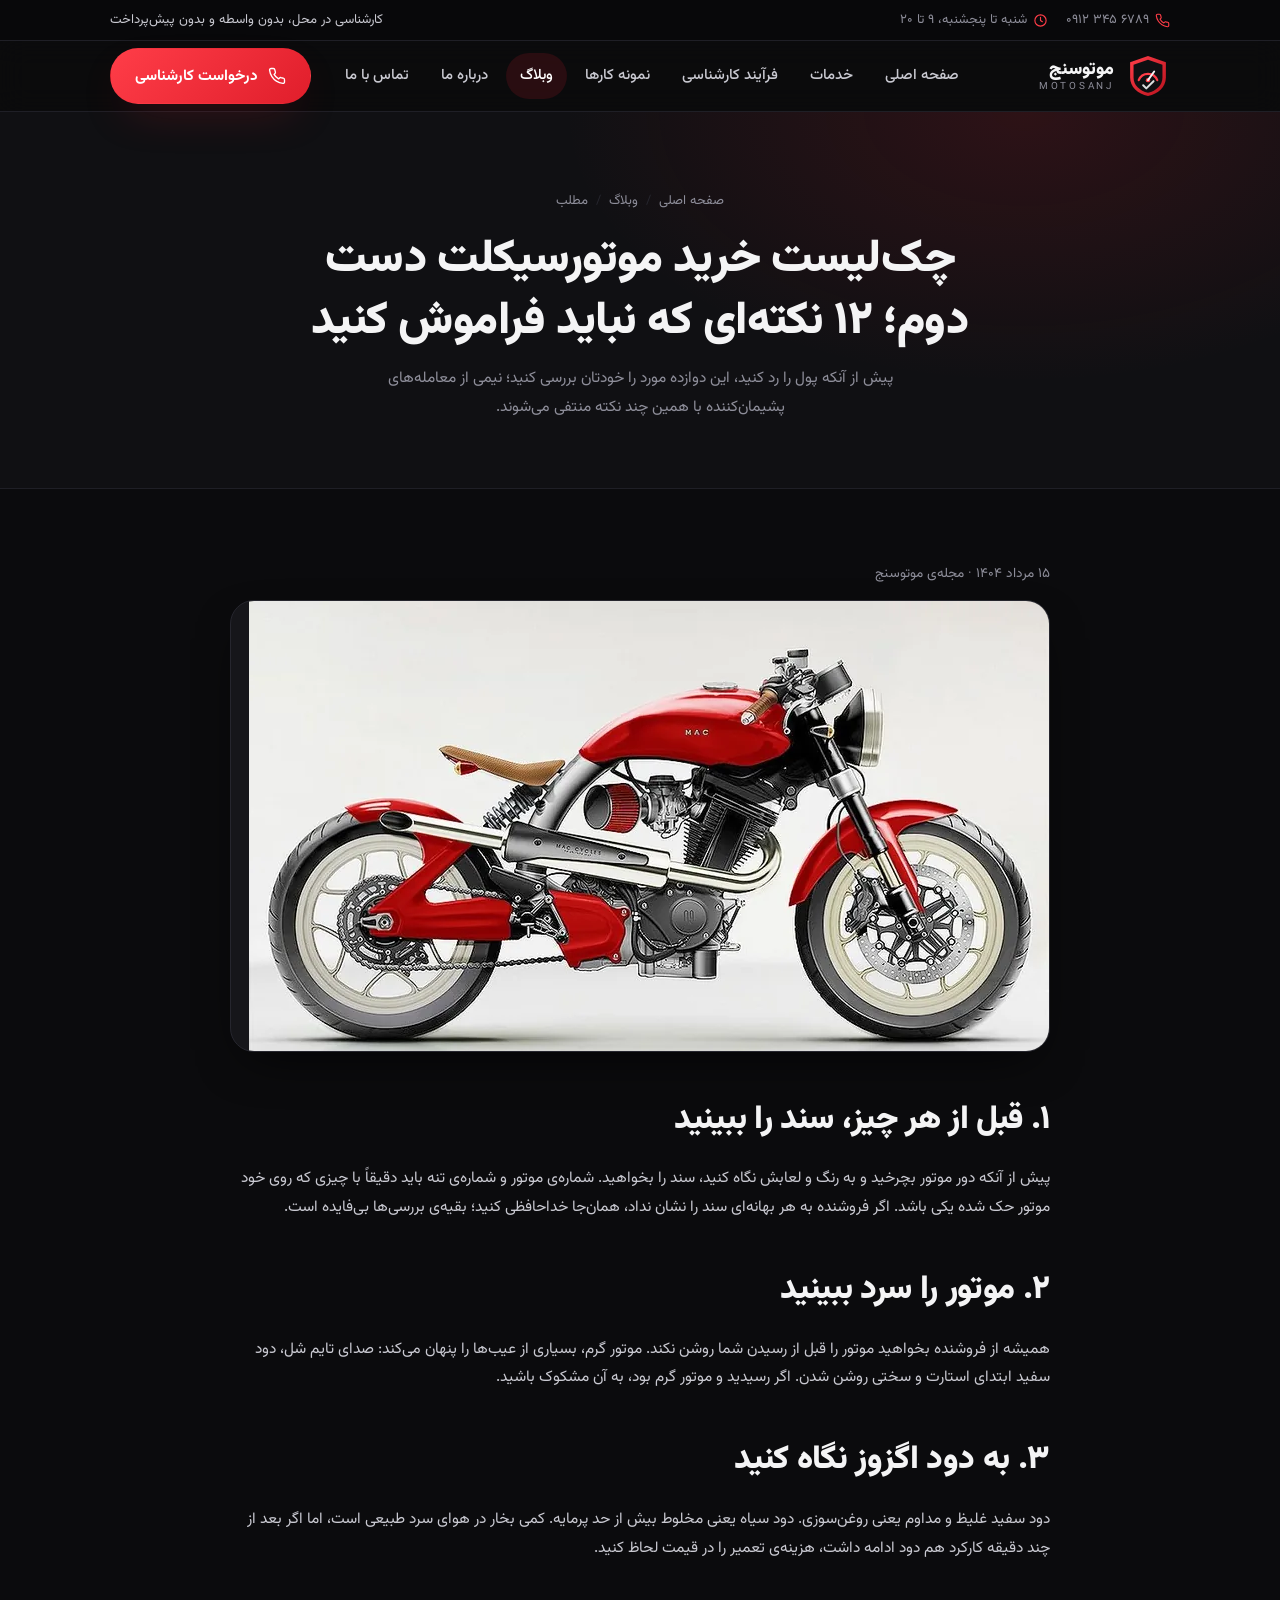
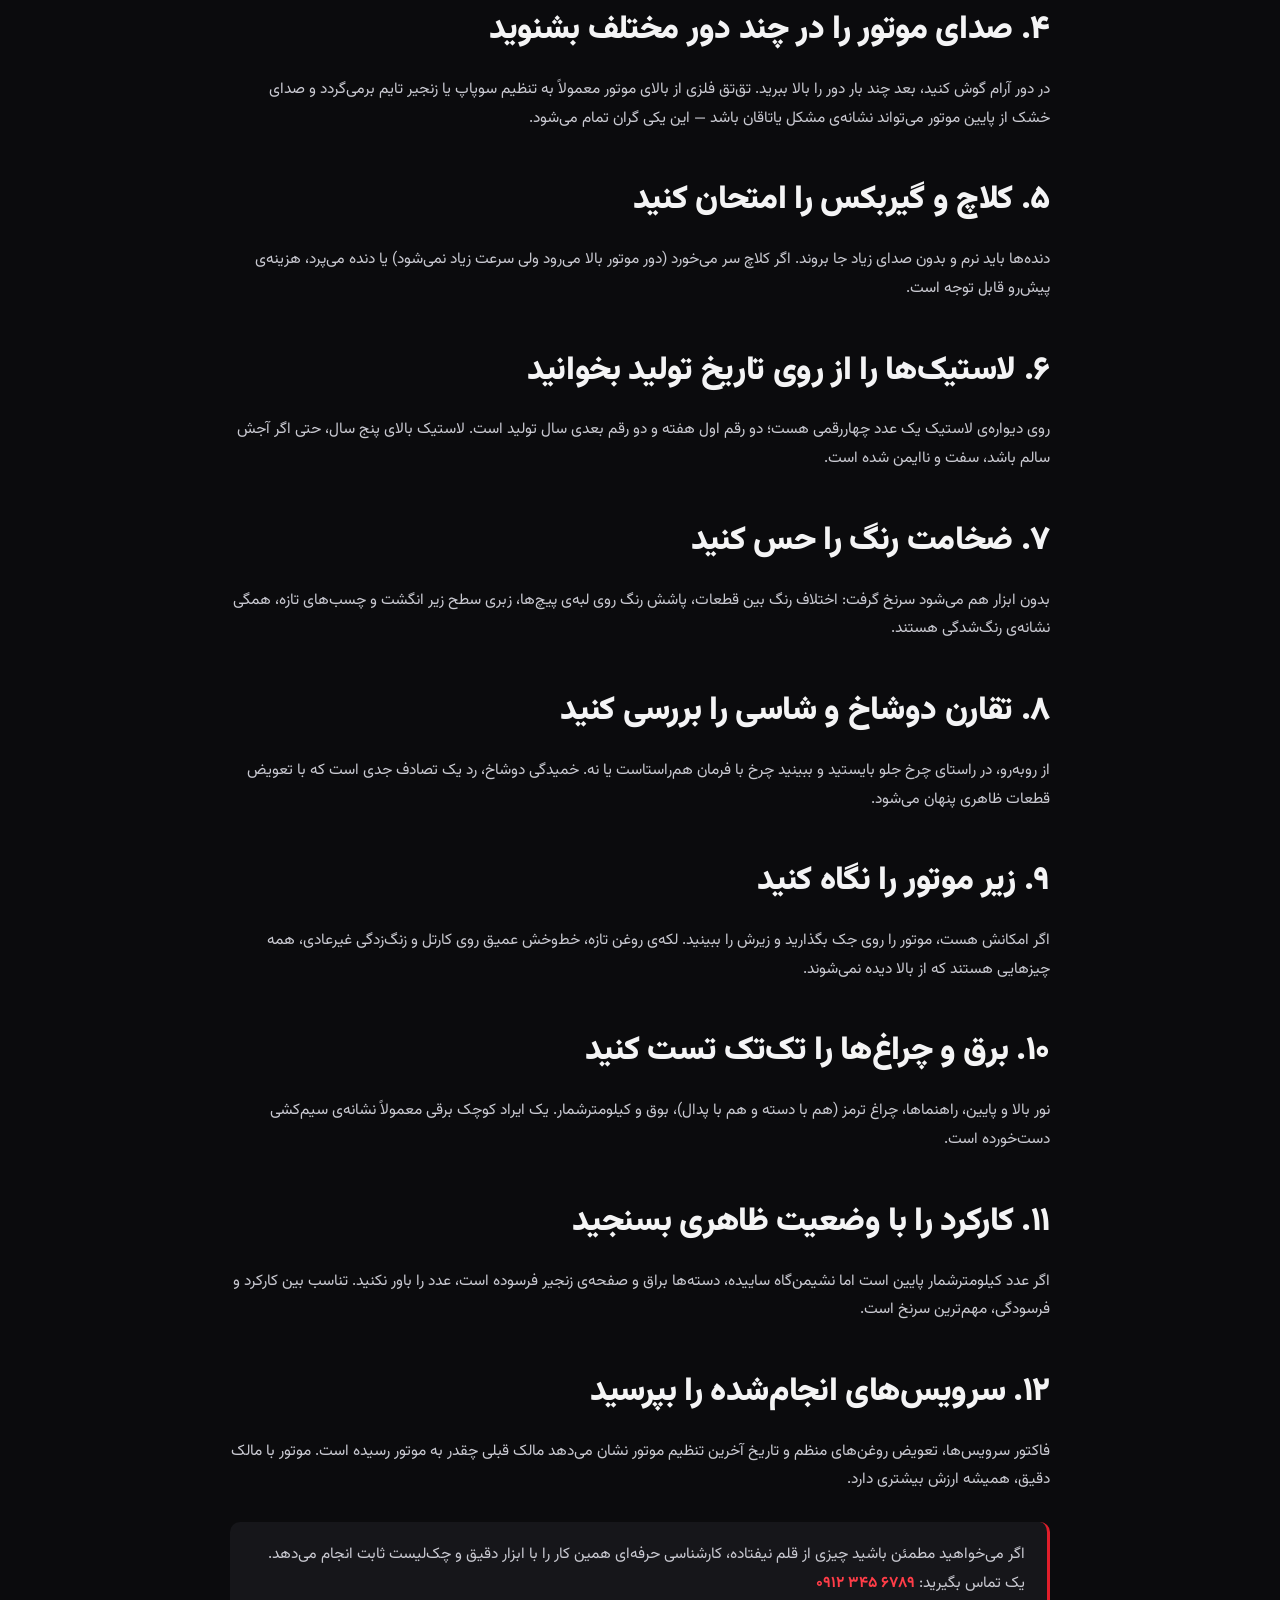
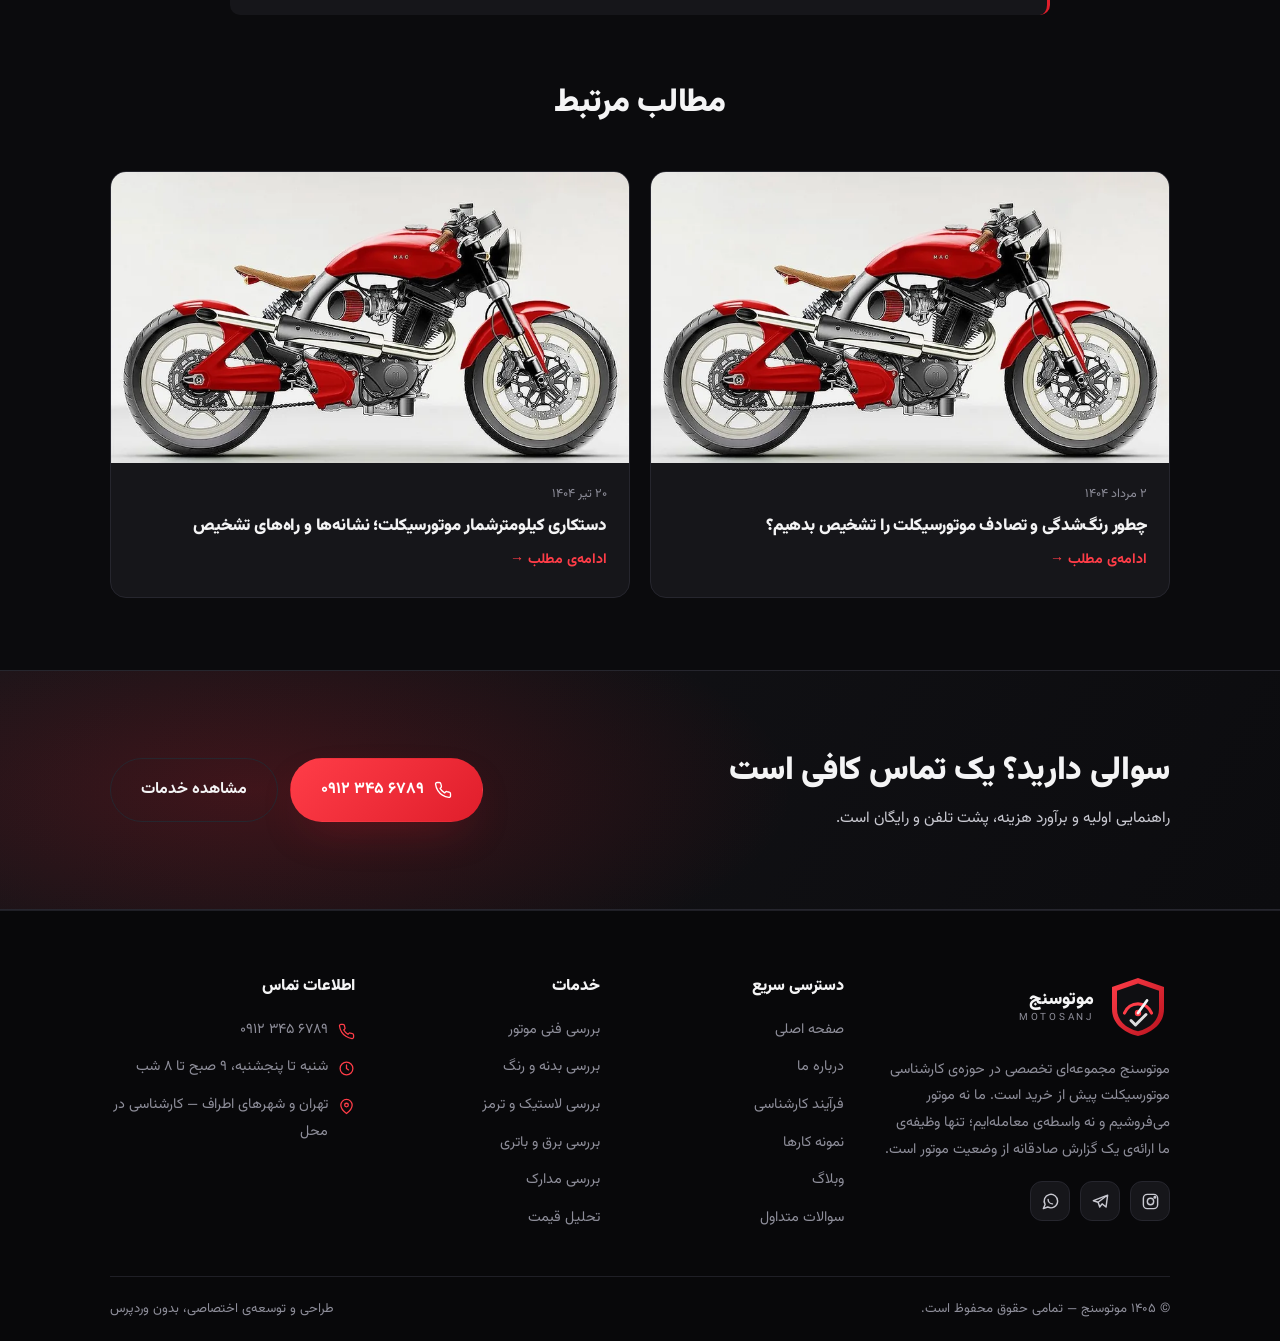
<file: blog/checklist-kharid-motorsiklet.html>
<!DOCTYPE html>
<html lang="fa" dir="rtl">
<head>
<meta charset="utf-8">
<meta name="viewport" content="width=device-width, initial-scale=1">
<title>چک‌لیست خرید موتورسیکلت دست دوم؛ ۱۲ نکته‌ای که نباید فراموش کنید | موتوسنج</title>
<meta name="description" content="پیش از آنکه پول را رد کنید، این دوازده مورد را خودتان بررسی کنید؛ نیمی از معامله‌های پشیمان‌کننده با همین چند نکته منتفی می‌شوند.">
<meta name="theme-color" content="#0b0b0d">
<link rel="canonical" href="https://motosanj.ir/blog/checklist-kharid-motorsiklet.html">
<link rel="icon" href="../favicon.svg" type="image/svg+xml">
<link rel="preload" href="../assets/fonts/Vazirmatn-Regular.woff2" as="font" type="font/woff2" crossorigin>
<link rel="preload" href="../assets/fonts/Vazirmatn-Bold.woff2" as="font" type="font/woff2" crossorigin>
<link rel="stylesheet" href="../assets/css/style.css">
<meta property="og:type" content="website">
<meta property="og:site_name" content="موتوسنج">
<meta property="og:title" content="چک‌لیست خرید موتورسیکلت دست دوم؛ ۱۲ نکته‌ای که نباید فراموش کنید | موتوسنج">
<meta property="og:description" content="پیش از آنکه پول را رد کنید، این دوازده مورد را خودتان بررسی کنید؛ نیمی از معامله‌های پشیمان‌کننده با همین چند نکته منتفی می‌شوند.">
<meta property="og:url" content="https://motosanj.ir/blog/checklist-kharid-motorsiklet.html">
<script>document.documentElement.classList.add("js");</script>
</head>
<body>
<a class="skip-link" href="#main">پرش به محتوای اصلی</a>

<div class="topbar">
  <div class="container topbar__inner">
    <ul class="topbar__list">
      <li><svg viewBox="0 0 24 24" fill="none" stroke="currentColor" stroke-width="1.8" stroke-linecap="round" stroke-linejoin="round"><path d="M22 16.9v3a2 2 0 0 1-2.2 2 19.8 19.8 0 0 1-8.6-3.1 19.5 19.5 0 0 1-6-6A19.8 19.8 0 0 1 2.1 4.2 2 2 0 0 1 4.1 2h3a2 2 0 0 1 2 1.7c.1 1 .4 1.9.7 2.8a2 2 0 0 1-.5 2.1L8.1 9.9a16 16 0 0 0 6 6l1.3-1.3a2 2 0 0 1 2.1-.4c.9.3 1.8.6 2.8.7a2 2 0 0 1 1.7 2Z"/></svg><a href="tel:+989123456789"><span class="num">۰۹۱۲ ۳۴۵ ۶۷۸۹</span></a></li>
      <li><svg viewBox="0 0 24 24" fill="none" stroke="currentColor" stroke-width="1.8" stroke-linecap="round" stroke-linejoin="round"><circle cx="12" cy="12" r="9"/><path d="M12 7v5l3 2"/></svg>شنبه تا پنجشنبه، ۹ تا ۲۰</li>
    </ul>
    <p style="margin:0">کارشناسی در محل، بدون واسطه و بدون پیش‌پرداخت</p>
  </div>
</div>

<header class="site-header">
  <div class="container header__inner">
    <a class="brand" href="../index.html" aria-label="موتوسنج، صفحه اصلی">
      <img class="brand__mark" src="../assets/img/logo.svg" alt="" width="64" height="64">
      <span class="brand__text">
        <span class="brand__name">موتوسنج</span>
        <span class="brand__latin">MOTOSANJ</span>
      </span>
    </a>

    <nav class="nav" id="site-nav" aria-label="منوی اصلی">
      <ul class="nav__list">
        <li><a href="../index.html">صفحه اصلی</a></li>
        <li><a href="../services.html">خدمات</a></li>
        <li><a href="../process.html">فرآیند کارشناسی</a></li>
        <li><a href="../portfolio.html">نمونه کارها</a></li>
        <li><a href="../blog.html" class="is-active">وبلاگ</a></li>
        <li><a href="../about.html">درباره ما</a></li>
        <li><a href="../contact.html">تماس با ما</a></li>
      </ul>
    </nav>

    <div class="header__cta">
      <a class="btn btn-primary" href="tel:+989123456789"><svg viewBox="0 0 24 24" fill="none" stroke="currentColor" stroke-width="1.8" stroke-linecap="round" stroke-linejoin="round"><path d="M22 16.9v3a2 2 0 0 1-2.2 2 19.8 19.8 0 0 1-8.6-3.1 19.5 19.5 0 0 1-6-6A19.8 19.8 0 0 1 2.1 4.2 2 2 0 0 1 4.1 2h3a2 2 0 0 1 2 1.7c.1 1 .4 1.9.7 2.8a2 2 0 0 1-.5 2.1L8.1 9.9a16 16 0 0 0 6 6l1.3-1.3a2 2 0 0 1 2.1-.4c.9.3 1.8.6 2.8.7a2 2 0 0 1 1.7 2Z"/></svg><span>درخواست کارشناسی</span></a>
      <button class="nav-toggle" type="button" aria-label="باز و بسته کردن منو" aria-controls="site-nav" aria-expanded="false">
        <svg class="icon-open" viewBox="0 0 24 24" fill="none" stroke="currentColor" stroke-width="2" stroke-linecap="round"><path d="M4 7h16M4 12h16M4 17h16"/></svg>
        <svg class="icon-close" viewBox="0 0 24 24" fill="none" stroke="currentColor" stroke-width="2" stroke-linecap="round"><path d="M6 6l12 12M18 6L6 18"/></svg>
      </button>
    </div>
  </div>
</header>

<main id="main">

<section class="page-hero">
  <div class="container">
    <ul class="breadcrumb"><li><a href="../index.html">صفحه اصلی</a></li><li><a href="../blog.html">وبلاگ</a></li><li>مطلب</li></ul>
    <h1>چک‌لیست خرید موتورسیکلت دست دوم؛ ۱۲ نکته‌ای که نباید فراموش کنید</h1>
    <p>پیش از آنکه پول را رد کنید، این دوازده مورد را خودتان بررسی کنید؛ نیمی از معامله‌های پشیمان‌کننده با همین چند نکته منتفی می‌شوند.</p>
  </div>
</section>

<section class="section">
  <div class="container">
    <article class="article reveal">
      <p style="color:var(--muted);font-size:.85rem">۱۵ مرداد ۱۴۰۴ · مجله‌ی موتوسنج</p>
      <div class="split__media" style="margin-bottom:32px">
        <img src="../assets/img/post-cover-cafe.webp" alt="چک‌لیست خرید موتورسیکلت دست دوم؛ ۱۲ نکته‌ای که نباید فراموش کنید" width="800" height="450">
      </div>

      <h2>۱. قبل از هر چیز، سند را ببینید</h2>
      <p>
        پیش از آنکه دور موتور بچرخید و به رنگ و لعابش نگاه کنید، سند را بخواهید.
        شماره‌ی موتور و شماره‌ی تنه باید دقیقاً با چیزی که روی خود موتور حک شده یکی باشد.
        اگر فروشنده به هر بهانه‌ای سند را نشان نداد، همان‌جا خداحافظی کنید؛ بقیه‌ی بررسی‌ها بی‌فایده است.
      </p>

      <h2>۲. موتور را سرد ببینید</h2>
      <p>
        همیشه از فروشنده بخواهید موتور را قبل از رسیدن شما روشن نکند. موتور گرم،
        بسیاری از عیب‌ها را پنهان می‌کند: صدای تایم شل، دود سفید ابتدای استارت و
        سختی روشن شدن. اگر رسیدید و موتور گرم بود، به آن مشکوک باشید.
      </p>

      <h2>۳. به دود اگزوز نگاه کنید</h2>
      <p>
        دود سفید غلیظ و مداوم یعنی روغن‌سوزی. دود سیاه یعنی مخلوط بیش از حد پرمایه.
        کمی بخار در هوای سرد طبیعی است، اما اگر بعد از چند دقیقه کارکرد هم دود ادامه داشت،
        هزینه‌ی تعمیر را در قیمت لحاظ کنید.
      </p>

      <h2>۴. صدای موتور را در چند دور مختلف بشنوید</h2>
      <p>
        در دور آرام گوش کنید، بعد چند بار دور را بالا ببرید. تق‌تق فلزی از بالای موتور
        معمولاً به تنظیم سوپاپ یا زنجیر تایم برمی‌گردد و صدای خشک از پایین موتور
        می‌تواند نشانه‌ی مشکل یاتاقان باشد — این یکی گران تمام می‌شود.
      </p>

      <h2>۵. کلاچ و گیربکس را امتحان کنید</h2>
      <p>
        دنده‌ها باید نرم و بدون صدای زیاد جا بروند. اگر کلاچ سر می‌خورد (دور موتور
        بالا می‌رود ولی سرعت زیاد نمی‌شود) یا دنده می‌پرد، هزینه‌ی پیش‌رو قابل توجه است.
      </p>

      <h2>۶. لاستیک‌ها را از روی تاریخ تولید بخوانید</h2>
      <p>
        روی دیواره‌ی لاستیک یک عدد چهاررقمی هست؛ دو رقم اول هفته و دو رقم بعدی سال تولید است.
        لاستیک بالای پنج سال، حتی اگر آجش سالم باشد، سفت و ناایمن شده است.
      </p>

      <h2>۷. ضخامت رنگ را حس کنید</h2>
      <p>
        بدون ابزار هم می‌شود سرنخ گرفت: اختلاف رنگ بین قطعات، پاشش رنگ روی لبه‌ی پیچ‌ها،
        زبری سطح زیر انگشت و چسب‌های تازه، همگی نشانه‌ی رنگ‌شدگی هستند.
      </p>

      <h2>۸. تقارن دوشاخ و شاسی را بررسی کنید</h2>
      <p>
        از روبه‌رو، در راستای چرخ جلو بایستید و ببینید چرخ با فرمان هم‌راستاست یا نه.
        خمیدگی دوشاخ، رد یک تصادف جدی است که با تعویض قطعات ظاهری پنهان می‌شود.
      </p>

      <h2>۹. زیر موتور را نگاه کنید</h2>
      <p>
        اگر امکانش هست، موتور را روی جک بگذارید و زیرش را ببینید. لکه‌ی روغن تازه،
        خط‌وخش عمیق روی کارتل و زنگ‌زدگی غیرعادی، همه چیزهایی هستند که از بالا دیده نمی‌شوند.
      </p>

      <h2>۱۰. برق و چراغ‌ها را تک‌تک تست کنید</h2>
      <p>
        نور بالا و پایین، راهنماها، چراغ ترمز (هم با دسته و هم با پدال)، بوق و
        کیلومترشمار. یک ایراد کوچک برقی معمولاً نشانه‌ی سیم‌کشی دست‌خورده است.
      </p>

      <h2>۱۱. کارکرد را با وضعیت ظاهری بسنجید</h2>
      <p>
        اگر عدد کیلومترشمار پایین است اما نشیمن‌گاه ساییده، دسته‌ها براق و صفحه‌ی زنجیر
        فرسوده است، عدد را باور نکنید. تناسب بین کارکرد و فرسودگی، مهم‌ترین سرنخ است.
      </p>

      <h2>۱۲. سرویس‌های انجام‌شده را بپرسید</h2>
      <p>
        فاکتور سرویس‌ها، تعویض روغن‌های منظم و تاریخ آخرین تنظیم موتور نشان می‌دهد
        مالک قبلی چقدر به موتور رسیده است. موتور با مالک دقیق، همیشه ارزش بیشتری دارد.
      </p>

      <blockquote>
        اگر می‌خواهید مطمئن باشید چیزی از قلم نیفتاده، کارشناسی حرفه‌ای همین کار را
        با ابزار دقیق و چک‌لیست ثابت انجام می‌دهد. یک تماس بگیرید:
        <a href="tel:+989123456789" class="num" style="color:var(--brand-2);font-weight:700">۰۹۱۲ ۳۴۵ ۶۷۸۹</a>
      </blockquote>
    </article>

    <div class="section-head reveal" style="margin-top:64px">
      <h2>مطالب مرتبط</h2>
    </div>
    <div class="grid grid-2">
      <article class="card post-card reveal" style="padding:0">
        <a href="../blog/tashkhis-rang-shodegi.html" class="post-card__media">
          <img src="../assets/img/post-cover-cafe.webp" alt="چطور رنگ‌شدگی و تصادف موتورسیکلت را تشخیص بدهیم؟" width="800" height="450" loading="lazy">
        </a>
        <div class="post-card__body">
          <span class="post-card__date">۲ مرداد ۱۴۰۴</span>
          <h3><a href="../blog/tashkhis-rang-shodegi.html">چطور رنگ‌شدگی و تصادف موتورسیکلت را تشخیص بدهیم؟</a></h3>
          <a class="post-card__more" href="../blog/tashkhis-rang-shodegi.html">ادامه‌ی مطلب →</a>
        </div>
      </article>
      <article class="card post-card reveal" style="padding:0">
        <a href="../blog/karkard-dastkari.html" class="post-card__media">
          <img src="../assets/img/post-cover-cafe.webp" alt="دستکاری کیلومترشمار موتورسیکلت؛ نشانه‌ها و راه‌های تشخیص" width="800" height="450" loading="lazy">
        </a>
        <div class="post-card__body">
          <span class="post-card__date">۲۰ تیر ۱۴۰۴</span>
          <h3><a href="../blog/karkard-dastkari.html">دستکاری کیلومترشمار موتورسیکلت؛ نشانه‌ها و راه‌های تشخیص</a></h3>
          <a class="post-card__more" href="../blog/karkard-dastkari.html">ادامه‌ی مطلب →</a>
        </div>
      </article>
    </div>
  </div>
</section>

<section class="cta-band">
  <div class="container cta-band__inner">
    <div class="reveal">
      <h2>سوالی دارید؟ یک تماس کافی است</h2>
      <p>راهنمایی اولیه و برآورد هزینه، پشت تلفن و رایگان است.</p>
    </div>
    <div class="cta-band__actions reveal">
      <a class="btn btn-primary btn-lg" href="tel:+989123456789"><svg viewBox="0 0 24 24" fill="none" stroke="currentColor" stroke-width="1.8" stroke-linecap="round" stroke-linejoin="round"><path d="M22 16.9v3a2 2 0 0 1-2.2 2 19.8 19.8 0 0 1-8.6-3.1 19.5 19.5 0 0 1-6-6A19.8 19.8 0 0 1 2.1 4.2 2 2 0 0 1 4.1 2h3a2 2 0 0 1 2 1.7c.1 1 .4 1.9.7 2.8a2 2 0 0 1-.5 2.1L8.1 9.9a16 16 0 0 0 6 6l1.3-1.3a2 2 0 0 1 2.1-.4c.9.3 1.8.6 2.8.7a2 2 0 0 1 1.7 2Z"/></svg><span class="num">۰۹۱۲ ۳۴۵ ۶۷۸۹</span></a>
      <a class="btn btn-ghost btn-lg" href="../services.html"><span>مشاهده خدمات</span></a>
    </div>
  </div>
</section>

</main>

<footer class="site-footer">
  <div class="container">
    <div class="footer__grid">
      <div>
        <div class="footer__brand">
          <img src="../assets/img/logo.svg" alt="" width="64" height="64">
          <span class="brand__text">
            <span class="brand__name">موتوسنج</span>
            <span class="brand__latin">MOTOSANJ</span>
          </span>
        </div>
        <p>
          موتوسنج مجموعه‌ای تخصصی در حوزه‌ی کارشناسی موتورسیکلت پیش از خرید است.
          ما نه موتور می‌فروشیم و نه واسطه‌ی معامله‌ایم؛ تنها وظیفه‌ی ما ارائه‌ی
          یک گزارش صادقانه از وضعیت موتور است.
        </p>
        <div class="socials">
          <a href="#" aria-label="اینستاگرام موتوسنج"><svg viewBox="0 0 24 24" fill="none" stroke="currentColor" stroke-width="1.8" stroke-linecap="round" stroke-linejoin="round"><rect x="3" y="3" width="18" height="18" rx="5"/><circle cx="12" cy="12" r="4"/><circle cx="17.5" cy="6.5" r="1"/></svg></a>
          <a href="#" aria-label="تلگرام موتوسنج"><svg viewBox="0 0 24 24" fill="none" stroke="currentColor" stroke-width="1.8" stroke-linecap="round" stroke-linejoin="round"><path d="M21 4L3 11l6 2 2 6 3-4 5 4 2-15Z"/><path d="M9 13l9-7"/></svg></a>
          <a href="https://wa.me/989123456789" aria-label="واتساپ موتوسنج"><svg viewBox="0 0 24 24" fill="none" stroke="currentColor" stroke-width="1.8" stroke-linecap="round" stroke-linejoin="round"><path d="M21 11.5a8.5 8.5 0 0 1-12.6 7.4L3 21l2.2-5.2A8.5 8.5 0 1 1 21 11.5Z"/><path d="M9 9.5c0 3 2.5 5.5 5.5 5.5"/></svg></a>
        </div>
      </div>

      <div>
        <h4>دسترسی سریع</h4>
        <ul class="footer__list">
          <li><a href="../index.html">صفحه اصلی</a></li>
          <li><a href="../about.html">درباره ما</a></li>
          <li><a href="../process.html">فرآیند کارشناسی</a></li>
          <li><a href="../portfolio.html">نمونه کارها</a></li>
          <li><a href="../blog.html">وبلاگ</a></li>
          <li><a href="../faq.html">سوالات متداول</a></li>
        </ul>
      </div>

      <div>
        <h4>خدمات</h4>
        <ul class="footer__list">
          <li><a href="../services.html#engine">بررسی فنی موتور</a></li>
          <li><a href="../services.html#body">بررسی بدنه و رنگ</a></li>
          <li><a href="../services.html#brake">بررسی لاستیک و ترمز</a></li>
          <li><a href="../services.html#electric">بررسی برق و باتری</a></li>
          <li><a href="../services.html#docs">بررسی مدارک</a></li>
          <li><a href="../services.html#price">تحلیل قیمت</a></li>
        </ul>
      </div>

      <div>
        <h4>اطلاعات تماس</h4>
        <ul class="footer__list footer__contact">
          <li><svg viewBox="0 0 24 24" fill="none" stroke="currentColor" stroke-width="1.8" stroke-linecap="round" stroke-linejoin="round"><path d="M22 16.9v3a2 2 0 0 1-2.2 2 19.8 19.8 0 0 1-8.6-3.1 19.5 19.5 0 0 1-6-6A19.8 19.8 0 0 1 2.1 4.2 2 2 0 0 1 4.1 2h3a2 2 0 0 1 2 1.7c.1 1 .4 1.9.7 2.8a2 2 0 0 1-.5 2.1L8.1 9.9a16 16 0 0 0 6 6l1.3-1.3a2 2 0 0 1 2.1-.4c.9.3 1.8.6 2.8.7a2 2 0 0 1 1.7 2Z"/></svg><a href="tel:+989123456789"><span class="num">۰۹۱۲ ۳۴۵ ۶۷۸۹</span></a></li>
          <li><svg viewBox="0 0 24 24" fill="none" stroke="currentColor" stroke-width="1.8" stroke-linecap="round" stroke-linejoin="round"><circle cx="12" cy="12" r="9"/><path d="M12 7v5l3 2"/></svg>شنبه تا پنجشنبه، ۹ صبح تا ۸ شب</li>
          <li><svg viewBox="0 0 24 24" fill="none" stroke="currentColor" stroke-width="1.8" stroke-linecap="round" stroke-linejoin="round"><path d="M20 10c0 6-8 12-8 12S4 16 4 10a8 8 0 1 1 16 0Z"/><circle cx="12" cy="10" r="2.6"/></svg>تهران و شهرهای اطراف — کارشناسی در محل</li>
        </ul>
      </div>
    </div>

    <div class="footer__bottom">
      <span>© <span data-year>۱۴۰۴</span> موتوسنج — تمامی حقوق محفوظ است.</span>
      <span>طراحی و توسعه‌ی اختصاصی، بدون وردپرس</span>
    </div>
  </div>
</footer>

<div class="call-bar">
  <a class="btn btn-primary" href="tel:+989123456789"><svg viewBox="0 0 24 24" fill="none" stroke="currentColor" stroke-width="1.8" stroke-linecap="round" stroke-linejoin="round"><path d="M22 16.9v3a2 2 0 0 1-2.2 2 19.8 19.8 0 0 1-8.6-3.1 19.5 19.5 0 0 1-6-6A19.8 19.8 0 0 1 2.1 4.2 2 2 0 0 1 4.1 2h3a2 2 0 0 1 2 1.7c.1 1 .4 1.9.7 2.8a2 2 0 0 1-.5 2.1L8.1 9.9a16 16 0 0 0 6 6l1.3-1.3a2 2 0 0 1 2.1-.4c.9.3 1.8.6 2.8.7a2 2 0 0 1 1.7 2Z"/></svg>تماس با کارشناس</a>
  <a class="btn btn-ghost" href="../services.html">خدمات و تعرفه</a>
</div>

<button class="to-top" type="button" aria-label="بازگشت به بالای صفحه">
  <svg viewBox="0 0 24 24" fill="none" stroke="currentColor" stroke-width="2" stroke-linecap="round" stroke-linejoin="round"><path d="M12 19V5M5 12l7-7 7 7"/></svg>
</button>

<script src="../assets/js/main.js" defer></script>
</body>
</html>
</file>
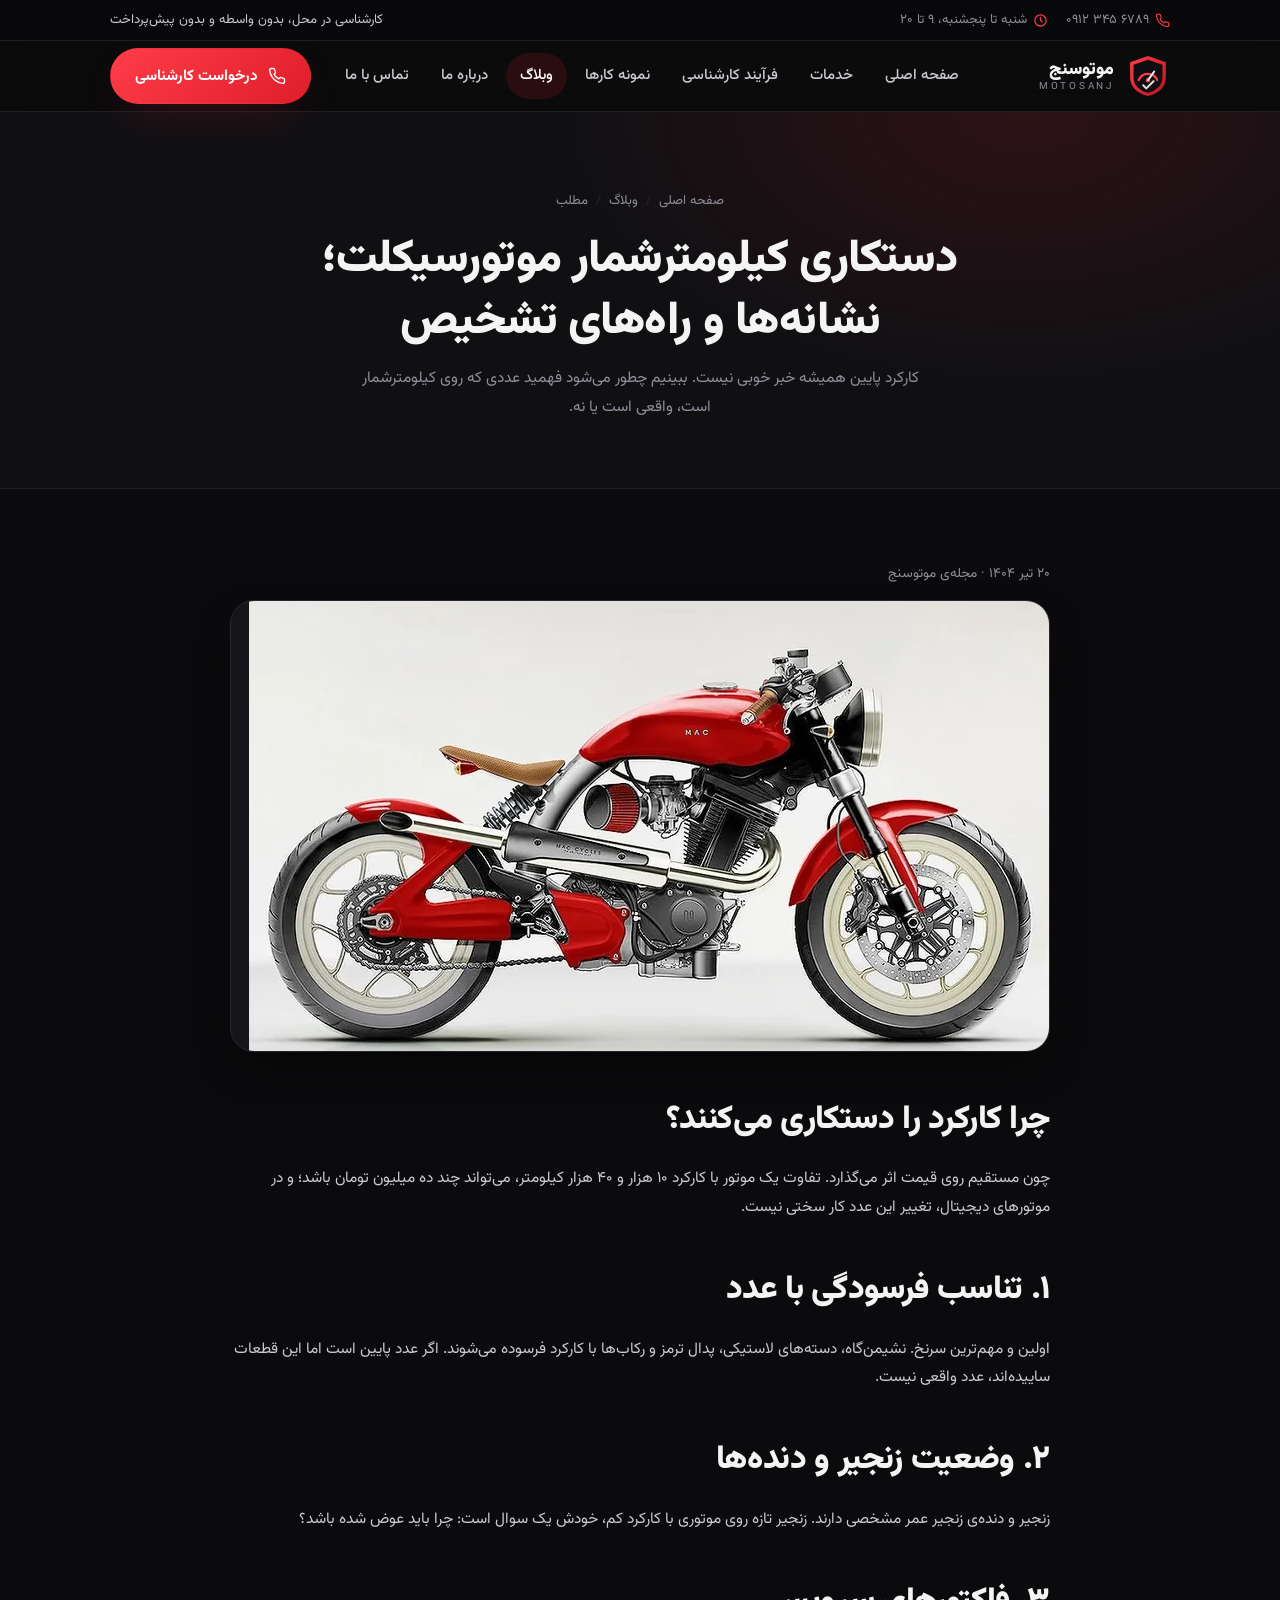
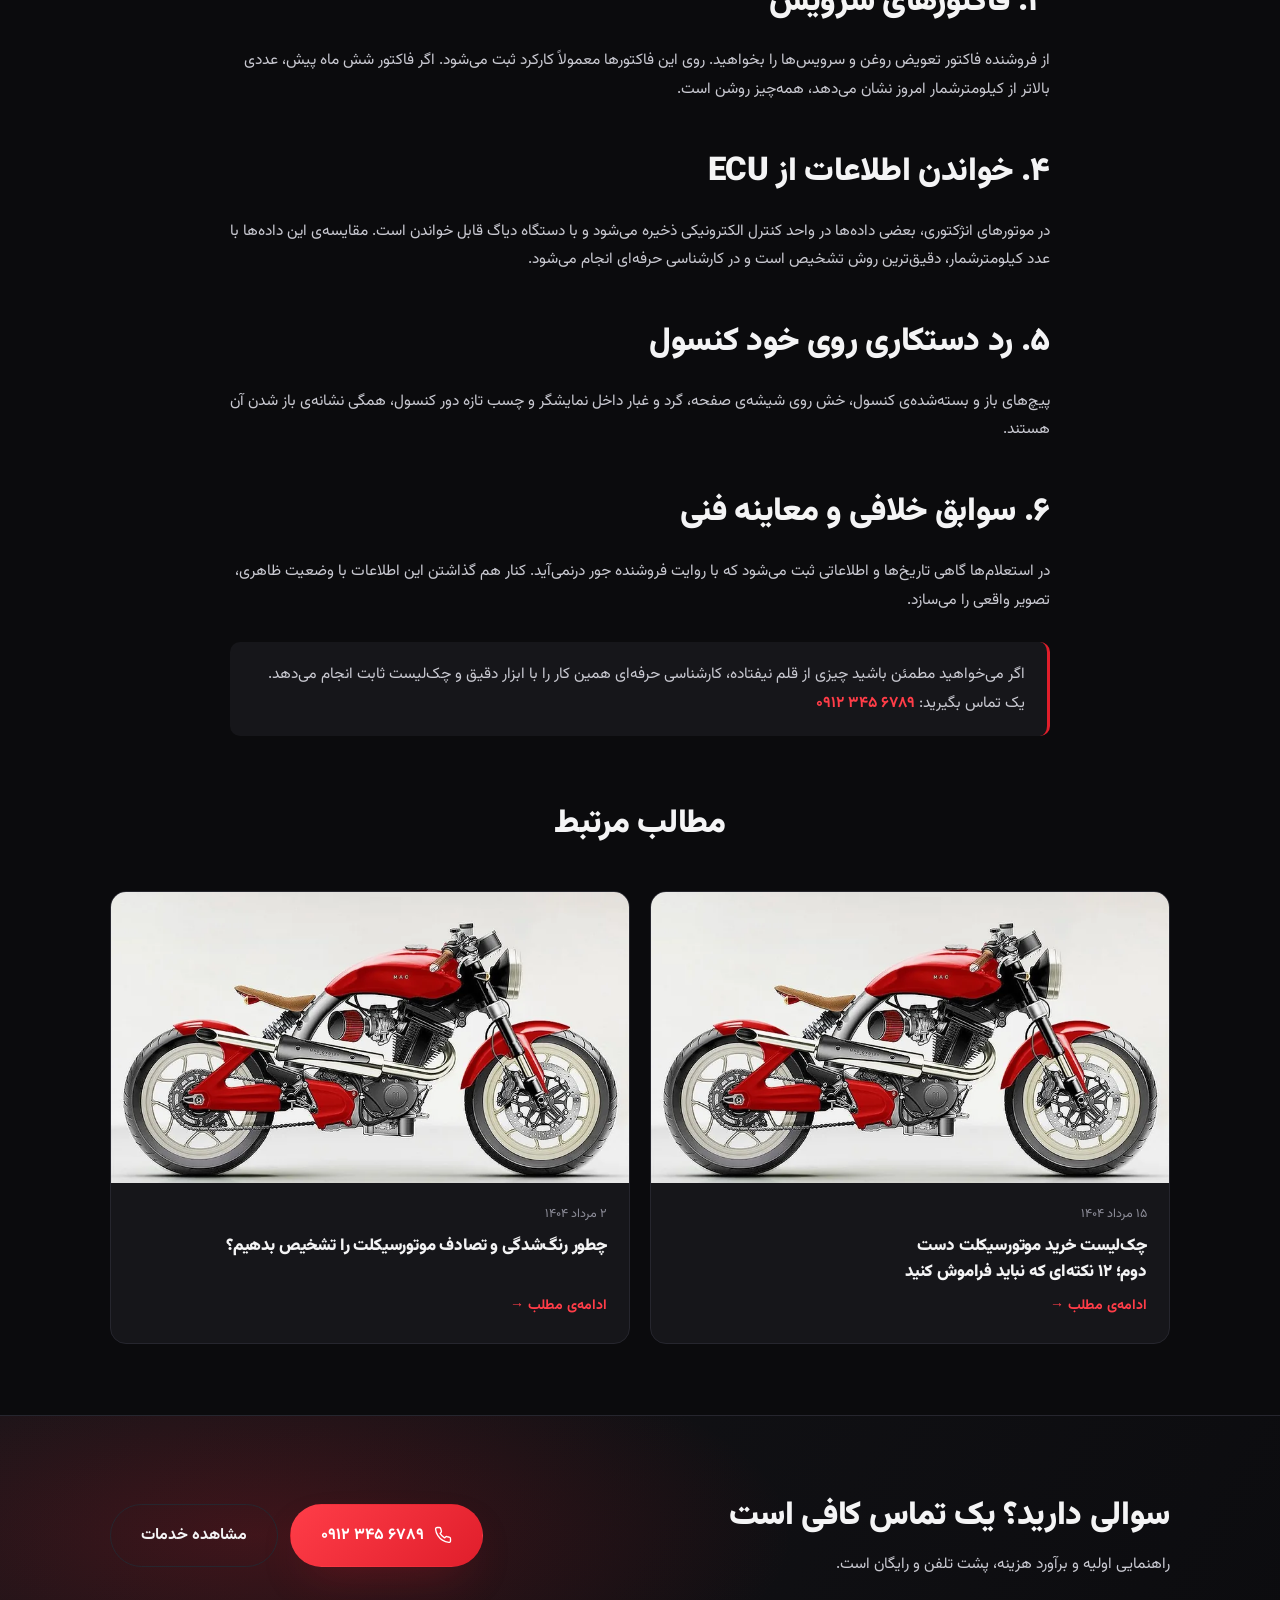
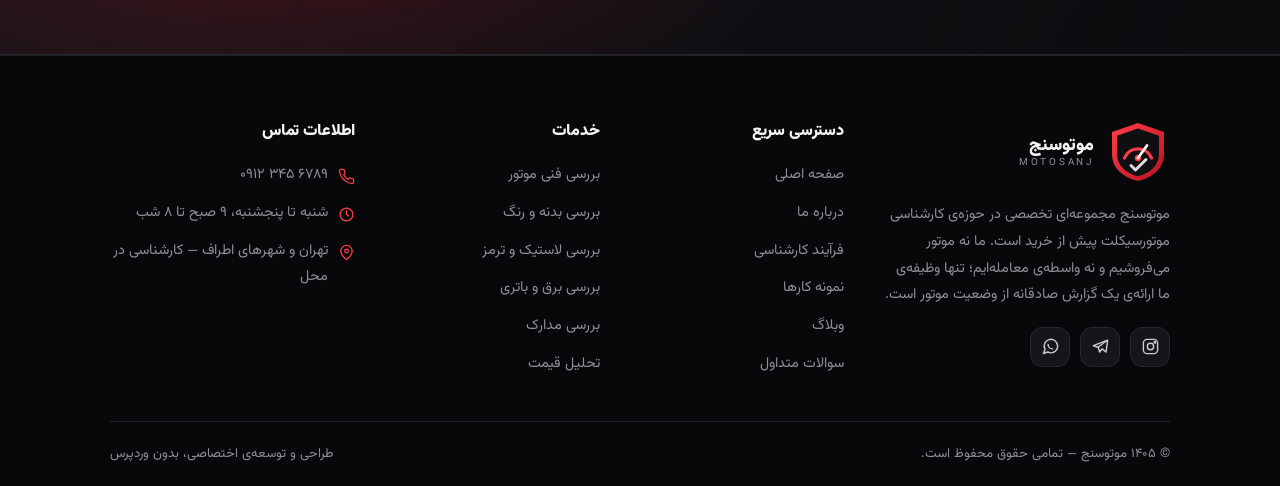
<file: blog/karkard-dastkari.html>
<!DOCTYPE html>
<html lang="fa" dir="rtl">
<head>
<meta charset="utf-8">
<meta name="viewport" content="width=device-width, initial-scale=1">
<title>دستکاری کیلومترشمار موتورسیکلت؛ نشانه‌ها و راه‌های تشخیص | موتوسنج</title>
<meta name="description" content="کارکرد پایین همیشه خبر خوبی نیست. ببینیم چطور می‌شود فهمید عددی که روی کیلومترشمار است، واقعی است یا نه.">
<meta name="theme-color" content="#0b0b0d">
<link rel="canonical" href="https://motosanj.ir/blog/karkard-dastkari.html">
<link rel="icon" href="../favicon.svg" type="image/svg+xml">
<link rel="preload" href="../assets/fonts/Vazirmatn-Regular.woff2" as="font" type="font/woff2" crossorigin>
<link rel="preload" href="../assets/fonts/Vazirmatn-Bold.woff2" as="font" type="font/woff2" crossorigin>
<link rel="stylesheet" href="../assets/css/style.css">
<meta property="og:type" content="website">
<meta property="og:site_name" content="موتوسنج">
<meta property="og:title" content="دستکاری کیلومترشمار موتورسیکلت؛ نشانه‌ها و راه‌های تشخیص | موتوسنج">
<meta property="og:description" content="کارکرد پایین همیشه خبر خوبی نیست. ببینیم چطور می‌شود فهمید عددی که روی کیلومترشمار است، واقعی است یا نه.">
<meta property="og:url" content="https://motosanj.ir/blog/karkard-dastkari.html">
<script>document.documentElement.classList.add("js");</script>
</head>
<body>
<a class="skip-link" href="#main">پرش به محتوای اصلی</a>

<div class="topbar">
  <div class="container topbar__inner">
    <ul class="topbar__list">
      <li><svg viewBox="0 0 24 24" fill="none" stroke="currentColor" stroke-width="1.8" stroke-linecap="round" stroke-linejoin="round"><path d="M22 16.9v3a2 2 0 0 1-2.2 2 19.8 19.8 0 0 1-8.6-3.1 19.5 19.5 0 0 1-6-6A19.8 19.8 0 0 1 2.1 4.2 2 2 0 0 1 4.1 2h3a2 2 0 0 1 2 1.7c.1 1 .4 1.9.7 2.8a2 2 0 0 1-.5 2.1L8.1 9.9a16 16 0 0 0 6 6l1.3-1.3a2 2 0 0 1 2.1-.4c.9.3 1.8.6 2.8.7a2 2 0 0 1 1.7 2Z"/></svg><a href="tel:+989123456789"><span class="num">۰۹۱۲ ۳۴۵ ۶۷۸۹</span></a></li>
      <li><svg viewBox="0 0 24 24" fill="none" stroke="currentColor" stroke-width="1.8" stroke-linecap="round" stroke-linejoin="round"><circle cx="12" cy="12" r="9"/><path d="M12 7v5l3 2"/></svg>شنبه تا پنجشنبه، ۹ تا ۲۰</li>
    </ul>
    <p style="margin:0">کارشناسی در محل، بدون واسطه و بدون پیش‌پرداخت</p>
  </div>
</div>

<header class="site-header">
  <div class="container header__inner">
    <a class="brand" href="../index.html" aria-label="موتوسنج، صفحه اصلی">
      <img class="brand__mark" src="../assets/img/logo.svg" alt="" width="64" height="64">
      <span class="brand__text">
        <span class="brand__name">موتوسنج</span>
        <span class="brand__latin">MOTOSANJ</span>
      </span>
    </a>

    <nav class="nav" id="site-nav" aria-label="منوی اصلی">
      <ul class="nav__list">
        <li><a href="../index.html">صفحه اصلی</a></li>
        <li><a href="../services.html">خدمات</a></li>
        <li><a href="../process.html">فرآیند کارشناسی</a></li>
        <li><a href="../portfolio.html">نمونه کارها</a></li>
        <li><a href="../blog.html" class="is-active">وبلاگ</a></li>
        <li><a href="../about.html">درباره ما</a></li>
        <li><a href="../contact.html">تماس با ما</a></li>
      </ul>
    </nav>

    <div class="header__cta">
      <a class="btn btn-primary" href="tel:+989123456789"><svg viewBox="0 0 24 24" fill="none" stroke="currentColor" stroke-width="1.8" stroke-linecap="round" stroke-linejoin="round"><path d="M22 16.9v3a2 2 0 0 1-2.2 2 19.8 19.8 0 0 1-8.6-3.1 19.5 19.5 0 0 1-6-6A19.8 19.8 0 0 1 2.1 4.2 2 2 0 0 1 4.1 2h3a2 2 0 0 1 2 1.7c.1 1 .4 1.9.7 2.8a2 2 0 0 1-.5 2.1L8.1 9.9a16 16 0 0 0 6 6l1.3-1.3a2 2 0 0 1 2.1-.4c.9.3 1.8.6 2.8.7a2 2 0 0 1 1.7 2Z"/></svg><span>درخواست کارشناسی</span></a>
      <button class="nav-toggle" type="button" aria-label="باز و بسته کردن منو" aria-controls="site-nav" aria-expanded="false">
        <svg class="icon-open" viewBox="0 0 24 24" fill="none" stroke="currentColor" stroke-width="2" stroke-linecap="round"><path d="M4 7h16M4 12h16M4 17h16"/></svg>
        <svg class="icon-close" viewBox="0 0 24 24" fill="none" stroke="currentColor" stroke-width="2" stroke-linecap="round"><path d="M6 6l12 12M18 6L6 18"/></svg>
      </button>
    </div>
  </div>
</header>

<main id="main">

<section class="page-hero">
  <div class="container">
    <ul class="breadcrumb"><li><a href="../index.html">صفحه اصلی</a></li><li><a href="../blog.html">وبلاگ</a></li><li>مطلب</li></ul>
    <h1>دستکاری کیلومترشمار موتورسیکلت؛ نشانه‌ها و راه‌های تشخیص</h1>
    <p>کارکرد پایین همیشه خبر خوبی نیست. ببینیم چطور می‌شود فهمید عددی که روی کیلومترشمار است، واقعی است یا نه.</p>
  </div>
</section>

<section class="section">
  <div class="container">
    <article class="article reveal">
      <p style="color:var(--muted);font-size:.85rem">۲۰ تیر ۱۴۰۴ · مجله‌ی موتوسنج</p>
      <div class="split__media" style="margin-bottom:32px">
        <img src="../assets/img/post-cover-cafe.webp" alt="دستکاری کیلومترشمار موتورسیکلت؛ نشانه‌ها و راه‌های تشخیص" width="800" height="450">
      </div>

      <h2>چرا کارکرد را دستکاری می‌کنند؟</h2>
      <p>
        چون مستقیم روی قیمت اثر می‌گذارد. تفاوت یک موتور با کارکرد ۱۰ هزار و ۴۰ هزار
        کیلومتر، می‌تواند چند ده میلیون تومان باشد؛ و در موتورهای دیجیتال، تغییر این عدد
        کار سختی نیست.
      </p>

      <h2>۱. تناسب فرسودگی با عدد</h2>
      <p>
        اولین و مهم‌ترین سرنخ. نشیمن‌گاه، دسته‌های لاستیکی، پدال ترمز و رکاب‌ها با
        کارکرد فرسوده می‌شوند. اگر عدد پایین است اما این قطعات ساییده‌اند، عدد واقعی نیست.
      </p>

      <h2>۲. وضعیت زنجیر و دنده‌ها</h2>
      <p>
        زنجیر و دنده‌ی زنجیر عمر مشخصی دارند. زنجیر تازه روی موتوری با کارکرد کم،
        خودش یک سوال است: چرا باید عوض شده باشد؟
      </p>

      <h2>۳. فاکتورهای سرویس</h2>
      <p>
        از فروشنده فاکتور تعویض روغن و سرویس‌ها را بخواهید. روی این فاکتورها معمولاً
        کارکرد ثبت می‌شود. اگر فاکتور شش ماه پیش، عددی بالاتر از کیلومترشمار امروز
        نشان می‌دهد، همه‌چیز روشن است.
      </p>

      <h2>۴. خواندن اطلاعات از ECU</h2>
      <p>
        در موتورهای انژکتوری، بعضی داده‌ها در واحد کنترل الکترونیکی ذخیره می‌شود و
        با دستگاه دیاگ قابل خواندن است. مقایسه‌ی این داده‌ها با عدد کیلومترشمار،
        دقیق‌ترین روش تشخیص است و در کارشناسی حرفه‌ای انجام می‌شود.
      </p>

      <h2>۵. رد دستکاری روی خود کنسول</h2>
      <p>
        پیچ‌های باز و بسته‌شده‌ی کنسول، خش روی شیشه‌ی صفحه، گرد و غبار داخل نمایشگر و
        چسب تازه دور کنسول، همگی نشانه‌ی باز شدن آن هستند.
      </p>

      <h2>۶. سوابق خلافی و معاینه فنی</h2>
      <p>
        در استعلام‌ها گاهی تاریخ‌ها و اطلاعاتی ثبت می‌شود که با روایت فروشنده جور
        درنمی‌آید. کنار هم گذاشتن این اطلاعات با وضعیت ظاهری، تصویر واقعی را می‌سازد.
      </p>

      <blockquote>
        اگر می‌خواهید مطمئن باشید چیزی از قلم نیفتاده، کارشناسی حرفه‌ای همین کار را
        با ابزار دقیق و چک‌لیست ثابت انجام می‌دهد. یک تماس بگیرید:
        <a href="tel:+989123456789" class="num" style="color:var(--brand-2);font-weight:700">۰۹۱۲ ۳۴۵ ۶۷۸۹</a>
      </blockquote>
    </article>

    <div class="section-head reveal" style="margin-top:64px">
      <h2>مطالب مرتبط</h2>
    </div>
    <div class="grid grid-2">
      <article class="card post-card reveal" style="padding:0">
        <a href="../blog/checklist-kharid-motorsiklet.html" class="post-card__media">
          <img src="../assets/img/post-cover-cafe.webp" alt="چک‌لیست خرید موتورسیکلت دست دوم؛ ۱۲ نکته‌ای که نباید فراموش کنید" width="800" height="450" loading="lazy">
        </a>
        <div class="post-card__body">
          <span class="post-card__date">۱۵ مرداد ۱۴۰۴</span>
          <h3><a href="../blog/checklist-kharid-motorsiklet.html">چک‌لیست خرید موتورسیکلت دست دوم؛ ۱۲ نکته‌ای که نباید فراموش کنید</a></h3>
          <a class="post-card__more" href="../blog/checklist-kharid-motorsiklet.html">ادامه‌ی مطلب →</a>
        </div>
      </article>
      <article class="card post-card reveal" style="padding:0">
        <a href="../blog/tashkhis-rang-shodegi.html" class="post-card__media">
          <img src="../assets/img/post-cover-cafe.webp" alt="چطور رنگ‌شدگی و تصادف موتورسیکلت را تشخیص بدهیم؟" width="800" height="450" loading="lazy">
        </a>
        <div class="post-card__body">
          <span class="post-card__date">۲ مرداد ۱۴۰۴</span>
          <h3><a href="../blog/tashkhis-rang-shodegi.html">چطور رنگ‌شدگی و تصادف موتورسیکلت را تشخیص بدهیم؟</a></h3>
          <a class="post-card__more" href="../blog/tashkhis-rang-shodegi.html">ادامه‌ی مطلب →</a>
        </div>
      </article>
    </div>
  </div>
</section>

<section class="cta-band">
  <div class="container cta-band__inner">
    <div class="reveal">
      <h2>سوالی دارید؟ یک تماس کافی است</h2>
      <p>راهنمایی اولیه و برآورد هزینه، پشت تلفن و رایگان است.</p>
    </div>
    <div class="cta-band__actions reveal">
      <a class="btn btn-primary btn-lg" href="tel:+989123456789"><svg viewBox="0 0 24 24" fill="none" stroke="currentColor" stroke-width="1.8" stroke-linecap="round" stroke-linejoin="round"><path d="M22 16.9v3a2 2 0 0 1-2.2 2 19.8 19.8 0 0 1-8.6-3.1 19.5 19.5 0 0 1-6-6A19.8 19.8 0 0 1 2.1 4.2 2 2 0 0 1 4.1 2h3a2 2 0 0 1 2 1.7c.1 1 .4 1.9.7 2.8a2 2 0 0 1-.5 2.1L8.1 9.9a16 16 0 0 0 6 6l1.3-1.3a2 2 0 0 1 2.1-.4c.9.3 1.8.6 2.8.7a2 2 0 0 1 1.7 2Z"/></svg><span class="num">۰۹۱۲ ۳۴۵ ۶۷۸۹</span></a>
      <a class="btn btn-ghost btn-lg" href="../services.html"><span>مشاهده خدمات</span></a>
    </div>
  </div>
</section>

</main>

<footer class="site-footer">
  <div class="container">
    <div class="footer__grid">
      <div>
        <div class="footer__brand">
          <img src="../assets/img/logo.svg" alt="" width="64" height="64">
          <span class="brand__text">
            <span class="brand__name">موتوسنج</span>
            <span class="brand__latin">MOTOSANJ</span>
          </span>
        </div>
        <p>
          موتوسنج مجموعه‌ای تخصصی در حوزه‌ی کارشناسی موتورسیکلت پیش از خرید است.
          ما نه موتور می‌فروشیم و نه واسطه‌ی معامله‌ایم؛ تنها وظیفه‌ی ما ارائه‌ی
          یک گزارش صادقانه از وضعیت موتور است.
        </p>
        <div class="socials">
          <a href="#" aria-label="اینستاگرام موتوسنج"><svg viewBox="0 0 24 24" fill="none" stroke="currentColor" stroke-width="1.8" stroke-linecap="round" stroke-linejoin="round"><rect x="3" y="3" width="18" height="18" rx="5"/><circle cx="12" cy="12" r="4"/><circle cx="17.5" cy="6.5" r="1"/></svg></a>
          <a href="#" aria-label="تلگرام موتوسنج"><svg viewBox="0 0 24 24" fill="none" stroke="currentColor" stroke-width="1.8" stroke-linecap="round" stroke-linejoin="round"><path d="M21 4L3 11l6 2 2 6 3-4 5 4 2-15Z"/><path d="M9 13l9-7"/></svg></a>
          <a href="https://wa.me/989123456789" aria-label="واتساپ موتوسنج"><svg viewBox="0 0 24 24" fill="none" stroke="currentColor" stroke-width="1.8" stroke-linecap="round" stroke-linejoin="round"><path d="M21 11.5a8.5 8.5 0 0 1-12.6 7.4L3 21l2.2-5.2A8.5 8.5 0 1 1 21 11.5Z"/><path d="M9 9.5c0 3 2.5 5.5 5.5 5.5"/></svg></a>
        </div>
      </div>

      <div>
        <h4>دسترسی سریع</h4>
        <ul class="footer__list">
          <li><a href="../index.html">صفحه اصلی</a></li>
          <li><a href="../about.html">درباره ما</a></li>
          <li><a href="../process.html">فرآیند کارشناسی</a></li>
          <li><a href="../portfolio.html">نمونه کارها</a></li>
          <li><a href="../blog.html">وبلاگ</a></li>
          <li><a href="../faq.html">سوالات متداول</a></li>
        </ul>
      </div>

      <div>
        <h4>خدمات</h4>
        <ul class="footer__list">
          <li><a href="../services.html#engine">بررسی فنی موتور</a></li>
          <li><a href="../services.html#body">بررسی بدنه و رنگ</a></li>
          <li><a href="../services.html#brake">بررسی لاستیک و ترمز</a></li>
          <li><a href="../services.html#electric">بررسی برق و باتری</a></li>
          <li><a href="../services.html#docs">بررسی مدارک</a></li>
          <li><a href="../services.html#price">تحلیل قیمت</a></li>
        </ul>
      </div>

      <div>
        <h4>اطلاعات تماس</h4>
        <ul class="footer__list footer__contact">
          <li><svg viewBox="0 0 24 24" fill="none" stroke="currentColor" stroke-width="1.8" stroke-linecap="round" stroke-linejoin="round"><path d="M22 16.9v3a2 2 0 0 1-2.2 2 19.8 19.8 0 0 1-8.6-3.1 19.5 19.5 0 0 1-6-6A19.8 19.8 0 0 1 2.1 4.2 2 2 0 0 1 4.1 2h3a2 2 0 0 1 2 1.7c.1 1 .4 1.9.7 2.8a2 2 0 0 1-.5 2.1L8.1 9.9a16 16 0 0 0 6 6l1.3-1.3a2 2 0 0 1 2.1-.4c.9.3 1.8.6 2.8.7a2 2 0 0 1 1.7 2Z"/></svg><a href="tel:+989123456789"><span class="num">۰۹۱۲ ۳۴۵ ۶۷۸۹</span></a></li>
          <li><svg viewBox="0 0 24 24" fill="none" stroke="currentColor" stroke-width="1.8" stroke-linecap="round" stroke-linejoin="round"><circle cx="12" cy="12" r="9"/><path d="M12 7v5l3 2"/></svg>شنبه تا پنجشنبه، ۹ صبح تا ۸ شب</li>
          <li><svg viewBox="0 0 24 24" fill="none" stroke="currentColor" stroke-width="1.8" stroke-linecap="round" stroke-linejoin="round"><path d="M20 10c0 6-8 12-8 12S4 16 4 10a8 8 0 1 1 16 0Z"/><circle cx="12" cy="10" r="2.6"/></svg>تهران و شهرهای اطراف — کارشناسی در محل</li>
        </ul>
      </div>
    </div>

    <div class="footer__bottom">
      <span>© <span data-year>۱۴۰۴</span> موتوسنج — تمامی حقوق محفوظ است.</span>
      <span>طراحی و توسعه‌ی اختصاصی، بدون وردپرس</span>
    </div>
  </div>
</footer>

<div class="call-bar">
  <a class="btn btn-primary" href="tel:+989123456789"><svg viewBox="0 0 24 24" fill="none" stroke="currentColor" stroke-width="1.8" stroke-linecap="round" stroke-linejoin="round"><path d="M22 16.9v3a2 2 0 0 1-2.2 2 19.8 19.8 0 0 1-8.6-3.1 19.5 19.5 0 0 1-6-6A19.8 19.8 0 0 1 2.1 4.2 2 2 0 0 1 4.1 2h3a2 2 0 0 1 2 1.7c.1 1 .4 1.9.7 2.8a2 2 0 0 1-.5 2.1L8.1 9.9a16 16 0 0 0 6 6l1.3-1.3a2 2 0 0 1 2.1-.4c.9.3 1.8.6 2.8.7a2 2 0 0 1 1.7 2Z"/></svg>تماس با کارشناس</a>
  <a class="btn btn-ghost" href="../services.html">خدمات و تعرفه</a>
</div>

<button class="to-top" type="button" aria-label="بازگشت به بالای صفحه">
  <svg viewBox="0 0 24 24" fill="none" stroke="currentColor" stroke-width="2" stroke-linecap="round" stroke-linejoin="round"><path d="M12 19V5M5 12l7-7 7 7"/></svg>
</button>

<script src="../assets/js/main.js" defer></script>
</body>
</html>
</file>
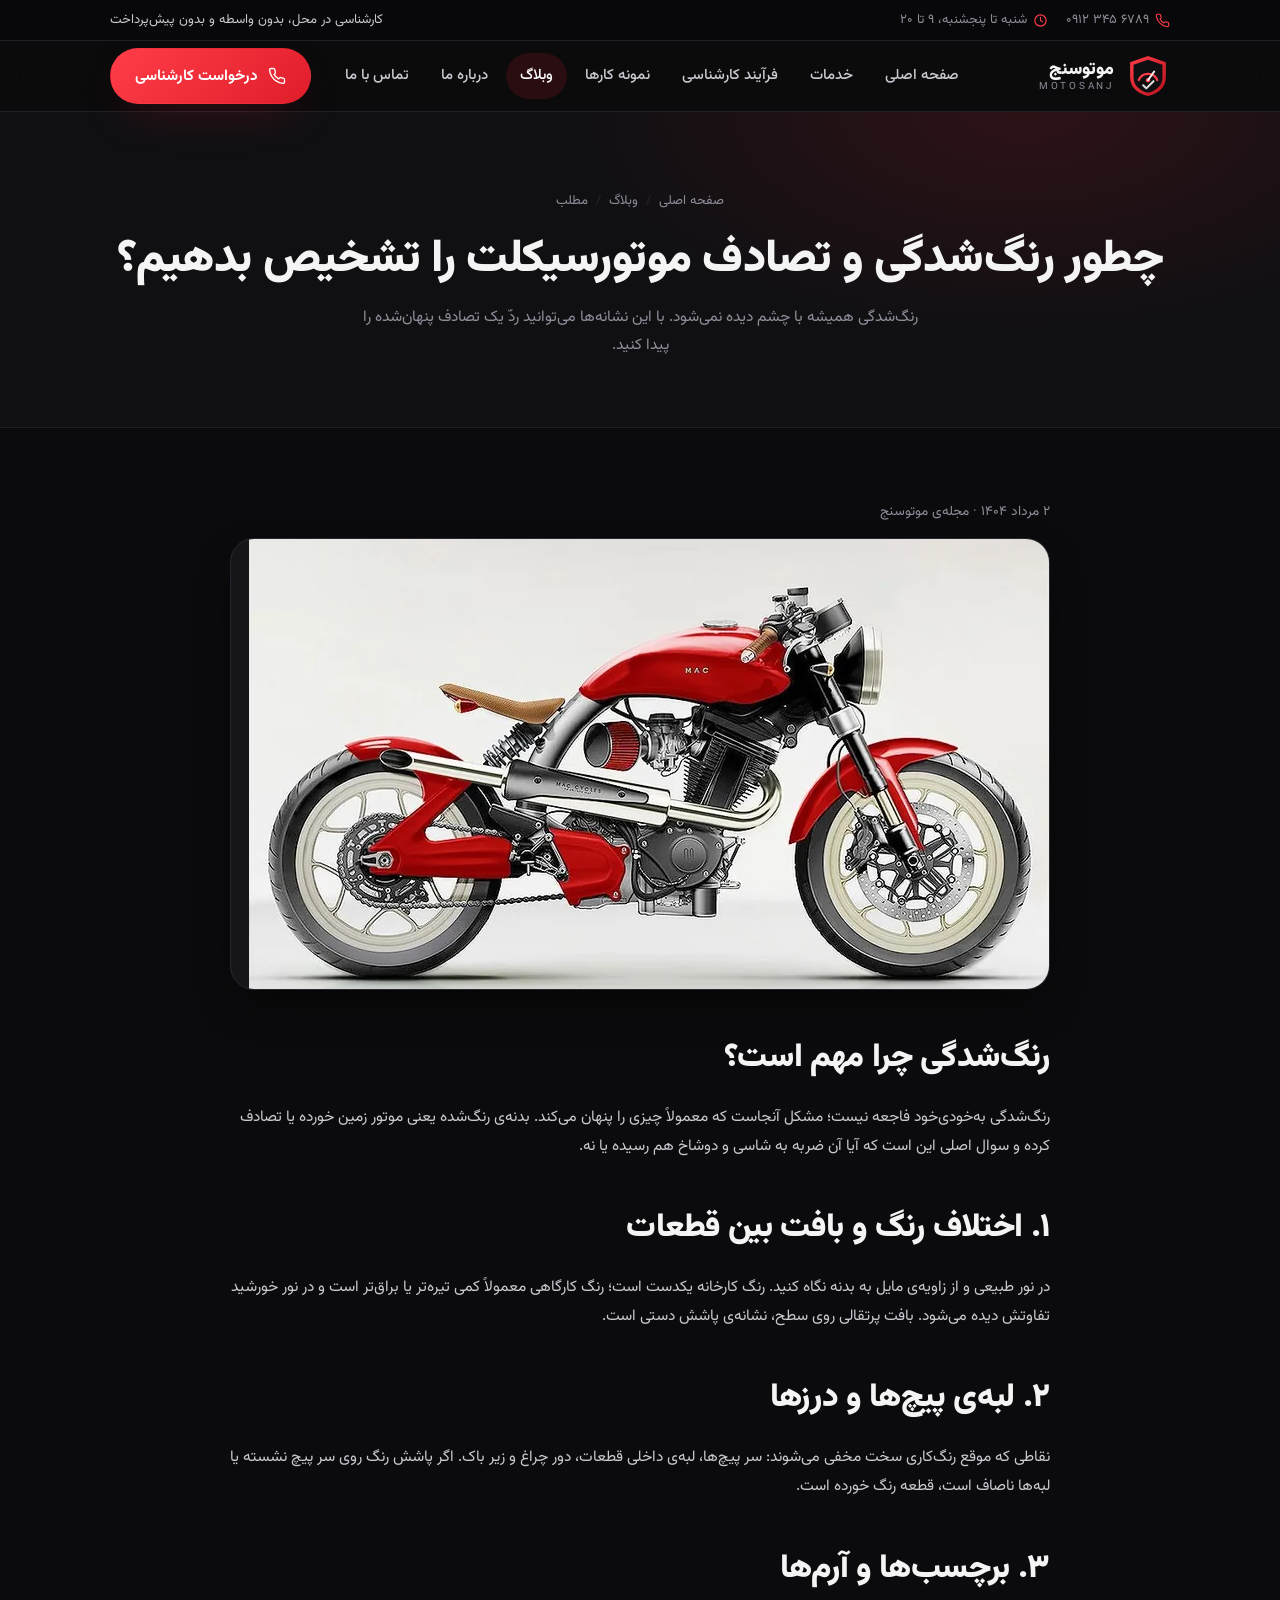
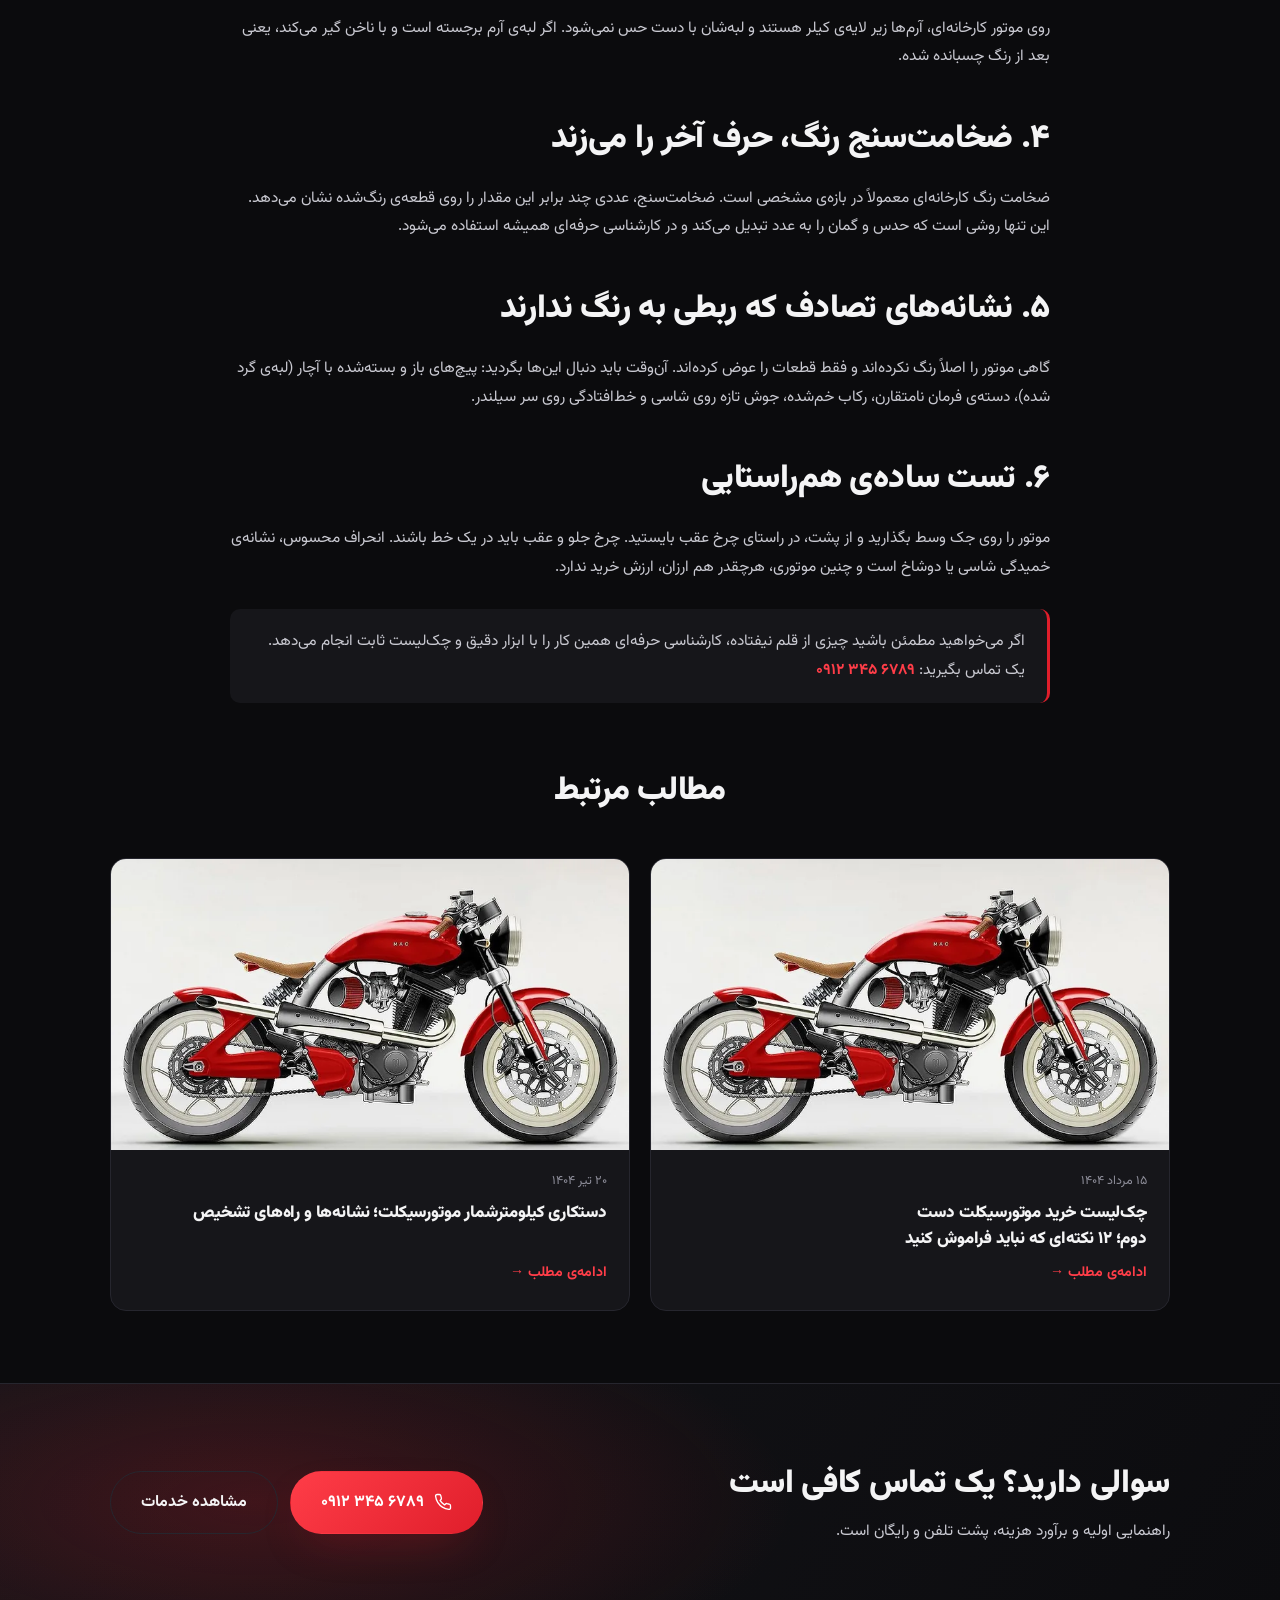
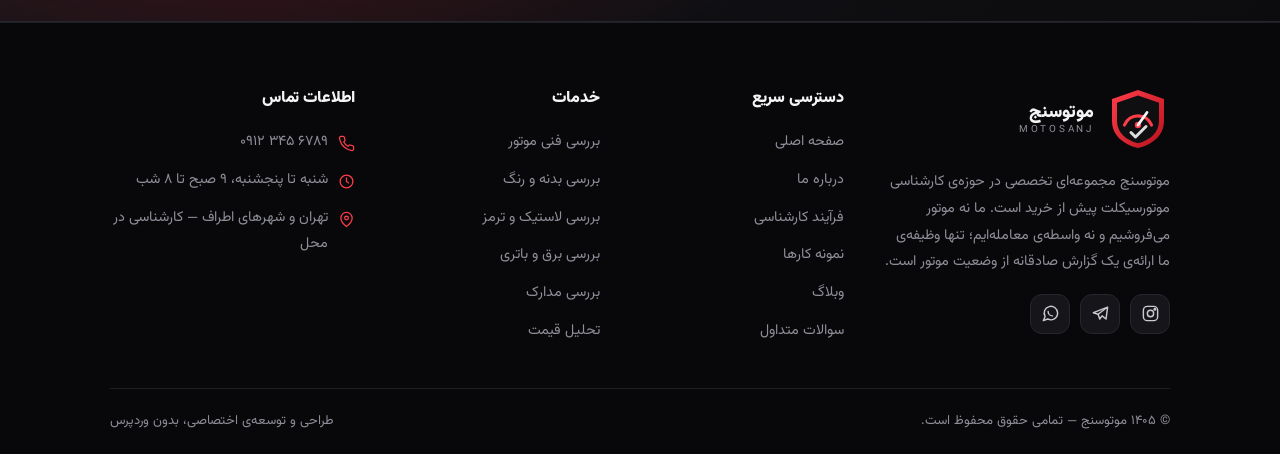
<file: blog/tashkhis-rang-shodegi.html>
<!DOCTYPE html>
<html lang="fa" dir="rtl">
<head>
<meta charset="utf-8">
<meta name="viewport" content="width=device-width, initial-scale=1">
<title>چطور رنگ‌شدگی و تصادف موتورسیکلت را تشخیص بدهیم؟ | موتوسنج</title>
<meta name="description" content="رنگ‌شدگی همیشه با چشم دیده نمی‌شود. با این نشانه‌ها می‌توانید ردّ یک تصادف پنهان‌شده را پیدا کنید.">
<meta name="theme-color" content="#0b0b0d">
<link rel="canonical" href="https://motosanj.ir/blog/tashkhis-rang-shodegi.html">
<link rel="icon" href="../favicon.svg" type="image/svg+xml">
<link rel="preload" href="../assets/fonts/Vazirmatn-Regular.woff2" as="font" type="font/woff2" crossorigin>
<link rel="preload" href="../assets/fonts/Vazirmatn-Bold.woff2" as="font" type="font/woff2" crossorigin>
<link rel="stylesheet" href="../assets/css/style.css">
<meta property="og:type" content="website">
<meta property="og:site_name" content="موتوسنج">
<meta property="og:title" content="چطور رنگ‌شدگی و تصادف موتورسیکلت را تشخیص بدهیم؟ | موتوسنج">
<meta property="og:description" content="رنگ‌شدگی همیشه با چشم دیده نمی‌شود. با این نشانه‌ها می‌توانید ردّ یک تصادف پنهان‌شده را پیدا کنید.">
<meta property="og:url" content="https://motosanj.ir/blog/tashkhis-rang-shodegi.html">
<script>document.documentElement.classList.add("js");</script>
</head>
<body>
<a class="skip-link" href="#main">پرش به محتوای اصلی</a>

<div class="topbar">
  <div class="container topbar__inner">
    <ul class="topbar__list">
      <li><svg viewBox="0 0 24 24" fill="none" stroke="currentColor" stroke-width="1.8" stroke-linecap="round" stroke-linejoin="round"><path d="M22 16.9v3a2 2 0 0 1-2.2 2 19.8 19.8 0 0 1-8.6-3.1 19.5 19.5 0 0 1-6-6A19.8 19.8 0 0 1 2.1 4.2 2 2 0 0 1 4.1 2h3a2 2 0 0 1 2 1.7c.1 1 .4 1.9.7 2.8a2 2 0 0 1-.5 2.1L8.1 9.9a16 16 0 0 0 6 6l1.3-1.3a2 2 0 0 1 2.1-.4c.9.3 1.8.6 2.8.7a2 2 0 0 1 1.7 2Z"/></svg><a href="tel:+989123456789"><span class="num">۰۹۱۲ ۳۴۵ ۶۷۸۹</span></a></li>
      <li><svg viewBox="0 0 24 24" fill="none" stroke="currentColor" stroke-width="1.8" stroke-linecap="round" stroke-linejoin="round"><circle cx="12" cy="12" r="9"/><path d="M12 7v5l3 2"/></svg>شنبه تا پنجشنبه، ۹ تا ۲۰</li>
    </ul>
    <p style="margin:0">کارشناسی در محل، بدون واسطه و بدون پیش‌پرداخت</p>
  </div>
</div>

<header class="site-header">
  <div class="container header__inner">
    <a class="brand" href="../index.html" aria-label="موتوسنج، صفحه اصلی">
      <img class="brand__mark" src="../assets/img/logo.svg" alt="" width="64" height="64">
      <span class="brand__text">
        <span class="brand__name">موتوسنج</span>
        <span class="brand__latin">MOTOSANJ</span>
      </span>
    </a>

    <nav class="nav" id="site-nav" aria-label="منوی اصلی">
      <ul class="nav__list">
        <li><a href="../index.html">صفحه اصلی</a></li>
        <li><a href="../services.html">خدمات</a></li>
        <li><a href="../process.html">فرآیند کارشناسی</a></li>
        <li><a href="../portfolio.html">نمونه کارها</a></li>
        <li><a href="../blog.html" class="is-active">وبلاگ</a></li>
        <li><a href="../about.html">درباره ما</a></li>
        <li><a href="../contact.html">تماس با ما</a></li>
      </ul>
    </nav>

    <div class="header__cta">
      <a class="btn btn-primary" href="tel:+989123456789"><svg viewBox="0 0 24 24" fill="none" stroke="currentColor" stroke-width="1.8" stroke-linecap="round" stroke-linejoin="round"><path d="M22 16.9v3a2 2 0 0 1-2.2 2 19.8 19.8 0 0 1-8.6-3.1 19.5 19.5 0 0 1-6-6A19.8 19.8 0 0 1 2.1 4.2 2 2 0 0 1 4.1 2h3a2 2 0 0 1 2 1.7c.1 1 .4 1.9.7 2.8a2 2 0 0 1-.5 2.1L8.1 9.9a16 16 0 0 0 6 6l1.3-1.3a2 2 0 0 1 2.1-.4c.9.3 1.8.6 2.8.7a2 2 0 0 1 1.7 2Z"/></svg><span>درخواست کارشناسی</span></a>
      <button class="nav-toggle" type="button" aria-label="باز و بسته کردن منو" aria-controls="site-nav" aria-expanded="false">
        <svg class="icon-open" viewBox="0 0 24 24" fill="none" stroke="currentColor" stroke-width="2" stroke-linecap="round"><path d="M4 7h16M4 12h16M4 17h16"/></svg>
        <svg class="icon-close" viewBox="0 0 24 24" fill="none" stroke="currentColor" stroke-width="2" stroke-linecap="round"><path d="M6 6l12 12M18 6L6 18"/></svg>
      </button>
    </div>
  </div>
</header>

<main id="main">

<section class="page-hero">
  <div class="container">
    <ul class="breadcrumb"><li><a href="../index.html">صفحه اصلی</a></li><li><a href="../blog.html">وبلاگ</a></li><li>مطلب</li></ul>
    <h1>چطور رنگ‌شدگی و تصادف موتورسیکلت را تشخیص بدهیم؟</h1>
    <p>رنگ‌شدگی همیشه با چشم دیده نمی‌شود. با این نشانه‌ها می‌توانید ردّ یک تصادف پنهان‌شده را پیدا کنید.</p>
  </div>
</section>

<section class="section">
  <div class="container">
    <article class="article reveal">
      <p style="color:var(--muted);font-size:.85rem">۲ مرداد ۱۴۰۴ · مجله‌ی موتوسنج</p>
      <div class="split__media" style="margin-bottom:32px">
        <img src="../assets/img/post-cover-cafe.webp" alt="چطور رنگ‌شدگی و تصادف موتورسیکلت را تشخیص بدهیم؟" width="800" height="450">
      </div>

      <h2>رنگ‌شدگی چرا مهم است؟</h2>
      <p>
        رنگ‌شدگی به‌خودی‌خود فاجعه نیست؛ مشکل آنجاست که معمولاً چیزی را پنهان می‌کند.
        بدنه‌ی رنگ‌شده یعنی موتور زمین خورده یا تصادف کرده و سوال اصلی این است که
        آیا آن ضربه به شاسی و دوشاخ هم رسیده یا نه.
      </p>

      <h2>۱. اختلاف رنگ و بافت بین قطعات</h2>
      <p>
        در نور طبیعی و از زاویه‌ی مایل به بدنه نگاه کنید. رنگ کارخانه یکدست است؛
        رنگ کارگاهی معمولاً کمی تیره‌تر یا براق‌تر است و در نور خورشید تفاوتش دیده می‌شود.
        بافت پرتقالی روی سطح، نشانه‌ی پاشش دستی است.
      </p>

      <h2>۲. لبه‌ی پیچ‌ها و درزها</h2>
      <p>
        نقاطی که موقع رنگ‌کاری سخت مخفی می‌شوند: سر پیچ‌ها، لبه‌ی داخلی قطعات،
        دور چراغ و زیر باک. اگر پاشش رنگ روی سر پیچ نشسته یا لبه‌ها ناصاف است،
        قطعه رنگ خورده است.
      </p>

      <h2>۳. برچسب‌ها و آرم‌ها</h2>
      <p>
        روی موتور کارخانه‌ای، آرم‌ها زیر لایه‌ی کیلر هستند و لبه‌شان با دست حس نمی‌شود.
        اگر لبه‌ی آرم برجسته است و با ناخن گیر می‌کند، یعنی بعد از رنگ چسبانده شده.
      </p>

      <h2>۴. ضخامت‌سنج رنگ، حرف آخر را می‌زند</h2>
      <p>
        ضخامت رنگ کارخانه‌ای معمولاً در بازه‌ی مشخصی است. ضخامت‌سنج، عددی چند برابر
        این مقدار را روی قطعه‌ی رنگ‌شده نشان می‌دهد. این تنها روشی است که حدس و گمان را
        به عدد تبدیل می‌کند و در کارشناسی حرفه‌ای همیشه استفاده می‌شود.
      </p>

      <h2>۵. نشانه‌های تصادف که ربطی به رنگ ندارند</h2>
      <p>
        گاهی موتور را اصلاً رنگ نکرده‌اند و فقط قطعات را عوض کرده‌اند. آن‌وقت باید دنبال
        این‌ها بگردید: پیچ‌های باز و بسته‌شده با آچار (لبه‌ی گرد شده)، دسته‌ی فرمان
        نامتقارن، رکاب خم‌شده، جوش تازه روی شاسی و خط‌افتادگی روی سر سیلندر.
      </p>

      <h2>۶. تست ساده‌ی هم‌راستایی</h2>
      <p>
        موتور را روی جک وسط بگذارید و از پشت، در راستای چرخ عقب بایستید. چرخ جلو و عقب
        باید در یک خط باشند. انحراف محسوس، نشانه‌ی خمیدگی شاسی یا دوشاخ است و
        چنین موتوری، هرچقدر هم ارزان، ارزش خرید ندارد.
      </p>

      <blockquote>
        اگر می‌خواهید مطمئن باشید چیزی از قلم نیفتاده، کارشناسی حرفه‌ای همین کار را
        با ابزار دقیق و چک‌لیست ثابت انجام می‌دهد. یک تماس بگیرید:
        <a href="tel:+989123456789" class="num" style="color:var(--brand-2);font-weight:700">۰۹۱۲ ۳۴۵ ۶۷۸۹</a>
      </blockquote>
    </article>

    <div class="section-head reveal" style="margin-top:64px">
      <h2>مطالب مرتبط</h2>
    </div>
    <div class="grid grid-2">
      <article class="card post-card reveal" style="padding:0">
        <a href="../blog/checklist-kharid-motorsiklet.html" class="post-card__media">
          <img src="../assets/img/post-cover-cafe.webp" alt="چک‌لیست خرید موتورسیکلت دست دوم؛ ۱۲ نکته‌ای که نباید فراموش کنید" width="800" height="450" loading="lazy">
        </a>
        <div class="post-card__body">
          <span class="post-card__date">۱۵ مرداد ۱۴۰۴</span>
          <h3><a href="../blog/checklist-kharid-motorsiklet.html">چک‌لیست خرید موتورسیکلت دست دوم؛ ۱۲ نکته‌ای که نباید فراموش کنید</a></h3>
          <a class="post-card__more" href="../blog/checklist-kharid-motorsiklet.html">ادامه‌ی مطلب →</a>
        </div>
      </article>
      <article class="card post-card reveal" style="padding:0">
        <a href="../blog/karkard-dastkari.html" class="post-card__media">
          <img src="../assets/img/post-cover-cafe.webp" alt="دستکاری کیلومترشمار موتورسیکلت؛ نشانه‌ها و راه‌های تشخیص" width="800" height="450" loading="lazy">
        </a>
        <div class="post-card__body">
          <span class="post-card__date">۲۰ تیر ۱۴۰۴</span>
          <h3><a href="../blog/karkard-dastkari.html">دستکاری کیلومترشمار موتورسیکلت؛ نشانه‌ها و راه‌های تشخیص</a></h3>
          <a class="post-card__more" href="../blog/karkard-dastkari.html">ادامه‌ی مطلب →</a>
        </div>
      </article>
    </div>
  </div>
</section>

<section class="cta-band">
  <div class="container cta-band__inner">
    <div class="reveal">
      <h2>سوالی دارید؟ یک تماس کافی است</h2>
      <p>راهنمایی اولیه و برآورد هزینه، پشت تلفن و رایگان است.</p>
    </div>
    <div class="cta-band__actions reveal">
      <a class="btn btn-primary btn-lg" href="tel:+989123456789"><svg viewBox="0 0 24 24" fill="none" stroke="currentColor" stroke-width="1.8" stroke-linecap="round" stroke-linejoin="round"><path d="M22 16.9v3a2 2 0 0 1-2.2 2 19.8 19.8 0 0 1-8.6-3.1 19.5 19.5 0 0 1-6-6A19.8 19.8 0 0 1 2.1 4.2 2 2 0 0 1 4.1 2h3a2 2 0 0 1 2 1.7c.1 1 .4 1.9.7 2.8a2 2 0 0 1-.5 2.1L8.1 9.9a16 16 0 0 0 6 6l1.3-1.3a2 2 0 0 1 2.1-.4c.9.3 1.8.6 2.8.7a2 2 0 0 1 1.7 2Z"/></svg><span class="num">۰۹۱۲ ۳۴۵ ۶۷۸۹</span></a>
      <a class="btn btn-ghost btn-lg" href="../services.html"><span>مشاهده خدمات</span></a>
    </div>
  </div>
</section>

</main>

<footer class="site-footer">
  <div class="container">
    <div class="footer__grid">
      <div>
        <div class="footer__brand">
          <img src="../assets/img/logo.svg" alt="" width="64" height="64">
          <span class="brand__text">
            <span class="brand__name">موتوسنج</span>
            <span class="brand__latin">MOTOSANJ</span>
          </span>
        </div>
        <p>
          موتوسنج مجموعه‌ای تخصصی در حوزه‌ی کارشناسی موتورسیکلت پیش از خرید است.
          ما نه موتور می‌فروشیم و نه واسطه‌ی معامله‌ایم؛ تنها وظیفه‌ی ما ارائه‌ی
          یک گزارش صادقانه از وضعیت موتور است.
        </p>
        <div class="socials">
          <a href="#" aria-label="اینستاگرام موتوسنج"><svg viewBox="0 0 24 24" fill="none" stroke="currentColor" stroke-width="1.8" stroke-linecap="round" stroke-linejoin="round"><rect x="3" y="3" width="18" height="18" rx="5"/><circle cx="12" cy="12" r="4"/><circle cx="17.5" cy="6.5" r="1"/></svg></a>
          <a href="#" aria-label="تلگرام موتوسنج"><svg viewBox="0 0 24 24" fill="none" stroke="currentColor" stroke-width="1.8" stroke-linecap="round" stroke-linejoin="round"><path d="M21 4L3 11l6 2 2 6 3-4 5 4 2-15Z"/><path d="M9 13l9-7"/></svg></a>
          <a href="https://wa.me/989123456789" aria-label="واتساپ موتوسنج"><svg viewBox="0 0 24 24" fill="none" stroke="currentColor" stroke-width="1.8" stroke-linecap="round" stroke-linejoin="round"><path d="M21 11.5a8.5 8.5 0 0 1-12.6 7.4L3 21l2.2-5.2A8.5 8.5 0 1 1 21 11.5Z"/><path d="M9 9.5c0 3 2.5 5.5 5.5 5.5"/></svg></a>
        </div>
      </div>

      <div>
        <h4>دسترسی سریع</h4>
        <ul class="footer__list">
          <li><a href="../index.html">صفحه اصلی</a></li>
          <li><a href="../about.html">درباره ما</a></li>
          <li><a href="../process.html">فرآیند کارشناسی</a></li>
          <li><a href="../portfolio.html">نمونه کارها</a></li>
          <li><a href="../blog.html">وبلاگ</a></li>
          <li><a href="../faq.html">سوالات متداول</a></li>
        </ul>
      </div>

      <div>
        <h4>خدمات</h4>
        <ul class="footer__list">
          <li><a href="../services.html#engine">بررسی فنی موتور</a></li>
          <li><a href="../services.html#body">بررسی بدنه و رنگ</a></li>
          <li><a href="../services.html#brake">بررسی لاستیک و ترمز</a></li>
          <li><a href="../services.html#electric">بررسی برق و باتری</a></li>
          <li><a href="../services.html#docs">بررسی مدارک</a></li>
          <li><a href="../services.html#price">تحلیل قیمت</a></li>
        </ul>
      </div>

      <div>
        <h4>اطلاعات تماس</h4>
        <ul class="footer__list footer__contact">
          <li><svg viewBox="0 0 24 24" fill="none" stroke="currentColor" stroke-width="1.8" stroke-linecap="round" stroke-linejoin="round"><path d="M22 16.9v3a2 2 0 0 1-2.2 2 19.8 19.8 0 0 1-8.6-3.1 19.5 19.5 0 0 1-6-6A19.8 19.8 0 0 1 2.1 4.2 2 2 0 0 1 4.1 2h3a2 2 0 0 1 2 1.7c.1 1 .4 1.9.7 2.8a2 2 0 0 1-.5 2.1L8.1 9.9a16 16 0 0 0 6 6l1.3-1.3a2 2 0 0 1 2.1-.4c.9.3 1.8.6 2.8.7a2 2 0 0 1 1.7 2Z"/></svg><a href="tel:+989123456789"><span class="num">۰۹۱۲ ۳۴۵ ۶۷۸۹</span></a></li>
          <li><svg viewBox="0 0 24 24" fill="none" stroke="currentColor" stroke-width="1.8" stroke-linecap="round" stroke-linejoin="round"><circle cx="12" cy="12" r="9"/><path d="M12 7v5l3 2"/></svg>شنبه تا پنجشنبه، ۹ صبح تا ۸ شب</li>
          <li><svg viewBox="0 0 24 24" fill="none" stroke="currentColor" stroke-width="1.8" stroke-linecap="round" stroke-linejoin="round"><path d="M20 10c0 6-8 12-8 12S4 16 4 10a8 8 0 1 1 16 0Z"/><circle cx="12" cy="10" r="2.6"/></svg>تهران و شهرهای اطراف — کارشناسی در محل</li>
        </ul>
      </div>
    </div>

    <div class="footer__bottom">
      <span>© <span data-year>۱۴۰۴</span> موتوسنج — تمامی حقوق محفوظ است.</span>
      <span>طراحی و توسعه‌ی اختصاصی، بدون وردپرس</span>
    </div>
  </div>
</footer>

<div class="call-bar">
  <a class="btn btn-primary" href="tel:+989123456789"><svg viewBox="0 0 24 24" fill="none" stroke="currentColor" stroke-width="1.8" stroke-linecap="round" stroke-linejoin="round"><path d="M22 16.9v3a2 2 0 0 1-2.2 2 19.8 19.8 0 0 1-8.6-3.1 19.5 19.5 0 0 1-6-6A19.8 19.8 0 0 1 2.1 4.2 2 2 0 0 1 4.1 2h3a2 2 0 0 1 2 1.7c.1 1 .4 1.9.7 2.8a2 2 0 0 1-.5 2.1L8.1 9.9a16 16 0 0 0 6 6l1.3-1.3a2 2 0 0 1 2.1-.4c.9.3 1.8.6 2.8.7a2 2 0 0 1 1.7 2Z"/></svg>تماس با کارشناس</a>
  <a class="btn btn-ghost" href="../services.html">خدمات و تعرفه</a>
</div>

<button class="to-top" type="button" aria-label="بازگشت به بالای صفحه">
  <svg viewBox="0 0 24 24" fill="none" stroke="currentColor" stroke-width="2" stroke-linecap="round" stroke-linejoin="round"><path d="M12 19V5M5 12l7-7 7 7"/></svg>
</button>

<script src="../assets/js/main.js" defer></script>
</body>
</html>
</file>
<file: assets/css/style.css>
/* ==========================================================================
   موتوسنج | MOTOSANJ — شیت استایل اصلی
   ساختار:
   1. فونت‌ها
   2. متغیرها (رنگ، فاصله، شعاع)
   3. ریست و پایه
   4. اجزای عمومی (دکمه، کارت، عنوان بخش، …)
   5. هدر و ناوبری
   6. بخش‌های صفحه اصلی
   7. صفحات داخلی
   8. فوتر
   9. واکنش‌گرا (موبایل و تبلت)
   ========================================================================== */

/* ---------- 1. فونت‌ها ---------------------------------------------------- */
@font-face {
  font-family: "Vazirmatn";
  src: url("../fonts/Vazirmatn-Regular.woff2") format("woff2");
  font-weight: 400;
  font-display: swap;
  font-style: normal;
}
@font-face {
  font-family: "Vazirmatn";
  src: url("../fonts/Vazirmatn-Medium.woff2") format("woff2");
  font-weight: 500;
  font-display: swap;
  font-style: normal;
}
@font-face {
  font-family: "Vazirmatn";
  src: url("../fonts/Vazirmatn-Bold.woff2") format("woff2");
  font-weight: 700;
  font-display: swap;
  font-style: normal;
}
@font-face {
  font-family: "Vazirmatn";
  src: url("../fonts/Vazirmatn-Black.woff2") format("woff2");
  font-weight: 900;
  font-display: swap;
  font-style: normal;
}

/* ---------- 2. متغیرها ---------------------------------------------------- */
:root {
  /* رنگ‌ها */
  --bg: #0b0b0d;
  --bg-alt: #101013;
  --surface: #16161a;
  --surface-2: #1c1c22;
  --line: #26262e;
  --line-soft: #1f1f26;

  --text: #f4f4f5;
  --text-2: #c9c9d1;
  --muted: #8e8e9a;

  --brand: #e01e2b;
  --brand-2: #ff3d48;
  --brand-dim: rgba(224, 30, 43, 0.14);
  --brand-glow: rgba(224, 30, 43, 0.35);

  --ok: #2fbf71;
  --warn: #f0a726;

  /* اندازه‌ها */
  --radius-sm: 10px;
  --radius: 16px;
  --radius-lg: 24px;
  --container: 1060px;

  --shadow: 0 18px 50px -20px rgba(0, 0, 0, 0.9);
  --shadow-brand: 0 18px 45px -18px var(--brand-glow);

  --header-h: 70px;
  --ease: cubic-bezier(0.22, 0.61, 0.36, 1);
}

/* حالت روشن اختیاری — با افزودن کلاس theme-light به تگ html فعال می‌شود */
html.theme-light {
  --bg: #f6f6f8;
  --bg-alt: #ffffff;
  --surface: #ffffff;
  --surface-2: #f1f1f5;
  --line: #e3e3ea;
  --line-soft: #ececf1;
  --text: #16161a;
  --text-2: #3f3f4a;
  --muted: #6b6b78;
  --shadow: 0 18px 50px -24px rgba(20, 20, 30, 0.28);
}

/* ---------- 3. ریست و پایه ------------------------------------------------ */
*,
*::before,
*::after { box-sizing: border-box; }

html {
  scroll-behavior: smooth;
  scroll-padding-top: calc(var(--header-h) + 16px);
  -webkit-text-size-adjust: 100%;
}

body {
  margin: 0;
  font-family: "Vazirmatn", "Segoe UI", Tahoma, sans-serif;
  background: var(--bg);
  color: var(--text);
  font-size: 15.5px;
  line-height: 1.85;
  overflow-x: hidden;
  -webkit-font-smoothing: antialiased;
}

img,
svg { max-width: 100%; display: block; }
img { height: auto; }

a { color: inherit; text-decoration: none; }

h1, h2, h3, h4 {
  margin: 0 0 0.6em;
  line-height: 1.5;
  font-weight: 900;
  letter-spacing: -0.01em;
  text-wrap: balance;
}
h1 { font-size: clamp(1.62rem, 1.1rem + 2.2vw, 2.85rem); line-height: 1.35; }
h2 { font-size: clamp(1.3rem, 1.02rem + 1.3vw, 2.05rem); }
h3 { font-size: clamp(1rem, 0.95rem + 0.3vw, 1.14rem); }
p { margin: 0 0 1em; color: var(--text-2); }

ul, ol { padding-inline-start: 1.2em; margin: 0 0 1em; }

/* اعداد فارسی/انگلیسی: شماره‌ها با فونت یکسان و جهت درست نمایش داده شوند */
.num,
.ltr { direction: ltr; unicode-bidi: isolate; display: inline-block; }

::selection { background: var(--brand); color: #fff; }

:focus-visible {
  outline: 2px solid var(--brand-2);
  outline-offset: 3px;
  border-radius: 6px;
}

/* پرش به محتوا برای دسترس‌پذیری */
.skip-link {
  position: absolute;
  inset-inline-start: 16px;
  top: 8px;
  z-index: 999;
  background: var(--brand);
  color: #fff;
  padding: 10px 18px;
  border-radius: var(--radius-sm);
  /* بیرون از کادر دید، بدون آنکه عرض صفحه را بزرگ کند */
  transform: translateY(-250%);
  transition: transform 0.2s var(--ease);
}
.skip-link:focus { transform: none; }

.container {
  width: min(100% - 36px, var(--container));
  margin-inline: auto;
}
/* هرچه صفحه پهن‌تر، فضای خالی دو طرف بیشتر */
@media (min-width: 360px) {
  .container { width: min(100% - 48px, var(--container)); }
}
@media (min-width: 700px) {
  .container { width: min(100% - 64px, var(--container)); }
}
@media (min-width: 1100px) {
  .container { width: min(100% - 120px, var(--container)); }
}

/* ---------- 4. اجزای عمومی ------------------------------------------------ */

/* دکمه‌ها */
.btn {
  --btn-bg: var(--surface-2);
  --btn-fg: var(--text);
  display: inline-flex;
  align-items: center;
  gap: 10px;
  padding: 13px 24px;
  border-radius: 999px;
  border: 1px solid var(--line);
  background: var(--btn-bg);
  color: var(--btn-fg);
  font: inherit;
  font-weight: 700;
  font-size: 0.95rem;
  cursor: pointer;
  transition: transform 0.25s var(--ease), background 0.25s var(--ease),
    border-color 0.25s var(--ease), box-shadow 0.25s var(--ease);
  white-space: nowrap;
}
.btn:hover { transform: translateY(-2px); }
.btn svg { width: 18px; height: 18px; flex: none; }

.btn-primary {
  --btn-bg: linear-gradient(135deg, var(--brand-2), var(--brand));
  --btn-fg: #fff;
  border-color: transparent;
  box-shadow: var(--shadow-brand);
}
.btn-primary:hover { box-shadow: 0 22px 55px -18px var(--brand-glow); }

.btn-ghost {
  --btn-bg: transparent;
  border-color: var(--line);
}
.btn-ghost:hover { border-color: var(--brand); background: var(--brand-dim); }

.btn-lg { padding: 16px 30px; font-size: 1rem; }
.btn-block { width: 100%; justify-content: center; }

/* برچسب کوچک بالای عنوان بخش */
.kicker {
  display: inline-flex;
  align-items: center;
  gap: 8px;
  font-size: 0.8rem;
  font-weight: 700;
  color: var(--brand-2);
  background: var(--brand-dim);
  border: 1px solid rgba(224, 30, 43, 0.25);
  padding: 6px 14px;
  border-radius: 999px;
  margin-bottom: 16px;
}
.kicker::before {
  content: "";
  width: 6px;
  height: 6px;
  border-radius: 50%;
  background: var(--brand-2);
  box-shadow: 0 0 0 4px rgba(224, 30, 43, 0.18);
}

/* بخش‌ها */
.section { padding: clamp(44px, 5.6vw, 84px) 0; position: relative; }
.section--alt { background: var(--bg-alt); }
.section-head { text-align: center; max-width: 660px; margin: 0 auto clamp(30px, 4vw, 42px); }
.section-head p { color: var(--muted); margin: 0; }
.section-head h2 { margin-bottom: 12px; }
.section-head--start { text-align: start; margin-inline: 0; }

/* کلمه‌ی برجسته با قلم قرمز */
.hl { color: var(--brand-2); }
.hl-underline {
  position: relative;
  white-space: nowrap;
}
.hl-underline::after {
  content: "";
  position: absolute;
  inset-inline: 0;
  bottom: 0.05em;
  height: 0.28em;
  background: var(--brand);
  opacity: 0.28;
  border-radius: 4px;
  z-index: -1;
}

/* کارت پایه */
.card {
  background: var(--surface);
  border: 1px solid var(--line);
  border-radius: var(--radius);
  padding: 24px 22px;
  position: relative;
  overflow: hidden;
  transition: transform 0.3s var(--ease), border-color 0.3s var(--ease),
    background 0.3s var(--ease);
}
.card::after {
  content: "";
  position: absolute;
  inset-inline-end: -60px;
  top: -60px;
  width: 160px;
  height: 160px;
  background: radial-gradient(circle, var(--brand-glow), transparent 70%);
  opacity: 0;
  transition: opacity 0.35s var(--ease);
  pointer-events: none;
}
.card:hover { transform: translateY(-6px); border-color: rgba(224, 30, 43, 0.45); }
.card:hover::after { opacity: 1; }

.card h3 { margin-bottom: 10px; }
.card p { margin: 0; color: var(--muted); font-size: 0.92rem; line-height: 1.9; }

.card-icon {
  width: 54px;
  height: 54px;
  display: grid;
  place-items: center;
  border-radius: 14px;
  background: var(--brand-dim);
  border: 1px solid rgba(224, 30, 43, 0.22);
  color: var(--brand-2);
  margin-bottom: 18px;
}
.card-icon svg { width: 26px; height: 26px; }

/* شبکه‌ها */
.grid { display: grid; gap: 20px; }
.grid-2 { grid-template-columns: repeat(2, 1fr); }
.grid-3 { grid-template-columns: repeat(3, 1fr); }
.grid-4 { grid-template-columns: repeat(4, 1fr); }
.grid-6 { grid-template-columns: repeat(6, 1fr); }

/* انیمیشن نمایش هنگام اسکرول
   نکته: پنهان‌سازی فقط وقتی اعمال می‌شود که جاوااسکریپت فعال باشد (کلاس js روی html)
   تا اگر جاوااسکریپت غیرفعال بود، تمام محتوا نمایش داده شود. */
html.js .reveal {
  opacity: 0;
  transform: translateY(24px);
  transition: opacity 0.7s var(--ease), transform 0.7s var(--ease);
}
html.js .reveal.is-visible { opacity: 1; transform: none; }

@media (prefers-reduced-motion: reduce) {
  html.js .reveal { opacity: 1; transform: none; transition: none; }
  html { scroll-behavior: auto; }
  * { animation-duration: 0.001ms !important; transition-duration: 0.001ms !important; }
}

/* ---------- 5. هدر و ناوبری ---------------------------------------------- */
.topbar {
  background: #08080a;
  border-bottom: 1px solid var(--line-soft);
  font-size: 0.82rem;
  color: var(--muted);
}
.topbar__inner {
  display: flex;
  align-items: center;
  justify-content: space-between;
  gap: 16px;
  min-height: 40px;
}
.topbar a:hover { color: var(--text); }
.topbar__list { display: flex; align-items: center; gap: 18px; list-style: none; margin: 0; padding: 0; }
.topbar__list li { display: flex; align-items: center; gap: 6px; }
.topbar svg { width: 15px; height: 15px; color: var(--brand-2); }

.site-header {
  position: sticky;
  top: 0;
  z-index: 100;
  background: rgba(11, 11, 13, 0.82);
  backdrop-filter: blur(14px);
  -webkit-backdrop-filter: blur(14px);
  border-bottom: 1px solid var(--line-soft);
  transition: box-shadow 0.3s var(--ease), background 0.3s var(--ease);
}
.site-header.is-stuck { box-shadow: 0 12px 40px -24px #000; background: rgba(11, 11, 13, 0.95); }

.header__inner {
  display: flex;
  align-items: center;
  gap: 20px;
  min-height: var(--header-h);
}

.brand { display: flex; align-items: center; gap: 12px; flex: none; }
.brand__mark { width: 44px; height: 44px; flex: none; }
.brand__text { display: flex; flex-direction: column; line-height: 1.25; }
.brand__name { font-weight: 900; font-size: 1.12rem; }
.brand__latin {
  font-size: 0.62rem;
  letter-spacing: 0.28em;
  color: var(--muted);
  direction: ltr;
}

.nav { margin-inline-start: auto; }
.nav__list {
  display: flex;
  align-items: center;
  gap: 4px;
  list-style: none;
  margin: 0;
  padding: 0;
}
.nav__list a {
  display: block;
  padding: 9px 14px;
  border-radius: 999px;
  font-size: 0.93rem;
  font-weight: 500;
  color: var(--text-2);
  transition: color 0.2s var(--ease), background 0.2s var(--ease);
}
.nav__list a:hover { color: var(--text); background: var(--surface-2); }
.nav__list a.is-active { color: #fff; background: var(--brand-dim); }

.header__cta { display: flex; align-items: center; gap: 10px; flex: none; }

.nav-toggle {
  display: none;
  width: 44px;
  height: 44px;
  border-radius: 12px;
  border: 1px solid var(--line);
  background: var(--surface);
  color: var(--text);
  cursor: pointer;
  place-items: center;
}
.nav-toggle svg { width: 22px; height: 22px; }
.nav-toggle .icon-close { display: none; }
.nav-toggle[aria-expanded="true"] .icon-close { display: block; }
.nav-toggle[aria-expanded="true"] .icon-open { display: none; }

/* ---------- 6. صفحه اصلی -------------------------------------------------- */

/* قهرمان (Hero) */
.hero {
  position: relative;
  padding: clamp(36px, 4.6vw, 72px) 0 clamp(40px, 5.4vw, 78px);
  overflow: hidden;
  background:
    radial-gradient(60% 90% at 85% 10%, rgba(224, 30, 43, 0.16), transparent 60%),
    radial-gradient(50% 70% at 10% 100%, rgba(224, 30, 43, 0.08), transparent 65%),
    var(--bg);
}
.hero::before {
  content: "";
  position: absolute;
  inset: 0;
  background-image:
    linear-gradient(var(--line-soft) 1px, transparent 1px),
    linear-gradient(90deg, var(--line-soft) 1px, transparent 1px);
  background-size: 64px 64px;
  mask-image: radial-gradient(70% 60% at 50% 30%, #000, transparent 75%);
  -webkit-mask-image: radial-gradient(70% 60% at 50% 30%, #000, transparent 75%);
  opacity: 0.5;
  pointer-events: none;
}
.hero__inner {
  position: relative;
  display: grid;
  grid-template-columns: 1.02fr 1fr;
  gap: 44px;
  align-items: center;
}
.hero h1 { margin-bottom: 18px; }
.hero__lead { font-size: 1rem; color: var(--text-2); max-width: 44ch; }

.hero__badges {
  display: grid;
  grid-template-columns: repeat(4, 1fr);
  gap: 12px;
  margin: 30px 0;
  list-style: none;
  padding: 0;
}
.hero__badges li {
  background: var(--surface);
  border: 1px solid var(--line);
  border-radius: var(--radius-sm);
  padding: 14px 10px;
  text-align: center;
  font-size: 0.78rem;
  color: var(--text-2);
  font-weight: 500;
}
.hero__badges svg { width: 22px; height: 22px; margin: 0 auto 8px; color: var(--brand-2); }

.hero__actions { display: flex; flex-wrap: wrap; gap: 12px; align-items: center; }

.phone-btn { direction: ltr; font-variant-numeric: tabular-nums; }

/* تصویر/گرافیک قهرمان */
.hero__visual { position: relative; }
.hero__frame {
  position: relative;
  border-radius: var(--radius-lg);
  overflow: hidden;
  border: 1px solid var(--line);
  background: linear-gradient(160deg, #17171c, #0d0d10);
  box-shadow: var(--shadow);
  aspect-ratio: 4 / 3.4;
}
.hero__frame img,
.hero__frame svg { width: 100%; height: 100%; object-fit: cover; }

/* کارت شناور روی تصویر */
.floating-card {
  position: absolute;
  inset-inline-start: -18px;
  bottom: 24px;
  background: rgba(20, 20, 24, 0.92);
  backdrop-filter: blur(10px);
  border: 1px solid var(--line);
  border-radius: var(--radius);
  padding: 16px 18px;
  display: flex;
  align-items: center;
  gap: 14px;
  box-shadow: var(--shadow);
  max-width: 260px;
}
.floating-card__icon {
  width: 42px; height: 42px; flex: none;
  border-radius: 12px;
  display: grid; place-items: center;
  background: rgba(47, 191, 113, 0.14);
  color: var(--ok);
}
.floating-card strong { display: block; font-size: 0.95rem; }
.floating-card span { font-size: 0.78rem; color: var(--muted); }

/* نوار آمار */
.stats {
  display: grid;
  grid-template-columns: repeat(4, 1fr);
  gap: 1px;
  background: var(--line-soft);
  border: 1px solid var(--line);
  border-radius: var(--radius);
  overflow: hidden;
  margin-top: 56px;
}
.stats__item { background: var(--bg-alt); padding: 22px 16px; text-align: center; }
.stats__num {
  font-size: clamp(1.4rem, 1.05rem + 1.1vw, 1.8rem);
  font-weight: 900;
  color: #fff;
  direction: ltr;
}
.stats__num span { color: var(--brand-2); }
.stats__label { font-size: 0.85rem; color: var(--muted); }

/* فرآیند کارشناسی — تایم‌لاین */
.steps {
  display: grid;
  grid-template-columns: repeat(5, 1fr);
  gap: 18px;
  position: relative;
  list-style: none;
  padding: 0;
  margin: 0;
}
.steps::before {
  content: "";
  position: absolute;
  top: 32px;
  inset-inline: 8%;
  border-top: 2px dashed var(--line);
  z-index: 0;
}
.step { position: relative; text-align: center; z-index: 1; }
.step__badge {
  width: 66px;
  height: 66px;
  margin: 0 auto 18px;
  border-radius: 50%;
  display: grid;
  place-items: center;
  background: var(--surface);
  border: 1px solid var(--line);
  color: var(--brand-2);
  position: relative;
  transition: border-color 0.3s var(--ease), transform 0.3s var(--ease);
}
.step:hover .step__badge { border-color: var(--brand); transform: translateY(-4px); }
.step__badge svg { width: 28px; height: 28px; }
.step__num {
  position: absolute;
  top: -6px;
  inset-inline-end: -6px;
  width: 26px;
  height: 26px;
  border-radius: 50%;
  display: grid;
  place-items: center;
  background: var(--brand);
  color: #fff;
  font-size: 0.78rem;
  font-weight: 700;
}
.step h3 { font-size: 1rem; margin-bottom: 6px; }
.step p { font-size: 0.85rem; color: var(--muted); margin: 0; }

/* نمونه کارها */
.bike-card {
  background: var(--surface);
  border: 1px solid var(--line);
  border-radius: var(--radius);
  overflow: hidden;
  transition: transform 0.3s var(--ease), border-color 0.3s var(--ease);
  display: flex;
  flex-direction: column;
}
.bike-card:hover { transform: translateY(-6px); border-color: rgba(224, 30, 43, 0.45); }
.bike-card__media {
  position: relative;
  aspect-ratio: 4 / 3;
  background: linear-gradient(150deg, #1d1d23, #0f0f12);
  overflow: hidden;
}
.bike-card__media img,
.bike-card__media svg { width: 100%; height: 100%; object-fit: cover; }
/* پرده‌ی ملایم روی تصویر تا عکس‌های با پس‌زمینه‌ی روشن و تیره کنار هم یکدست دیده شوند */
.bike-card__media::after {
  content: "";
  position: absolute;
  inset: 0;
  background: linear-gradient(180deg, rgba(11, 11, 13, 0.06), rgba(11, 11, 13, 0.5));
  pointer-events: none;
}
.bike-card__tag {
  position: absolute;
  top: 12px;
  inset-inline-start: 12px;
  background: rgba(8, 8, 10, 0.8);
  border: 1px solid var(--line);
  color: var(--text-2);
  font-size: 0.72rem;
  font-weight: 700;
  padding: 4px 12px;
  border-radius: 999px;
  backdrop-filter: blur(6px);
}
.bike-card__tag--ok { color: var(--ok); border-color: rgba(47, 191, 113, 0.35); }
.bike-card__tag--warn { color: var(--warn); border-color: rgba(240, 167, 38, 0.35); }
.bike-card__body { padding: 16px 18px 20px; }
.bike-card__body h3 { font-size: 1rem; margin-bottom: 6px; }
.bike-card__meta {
  display: flex;
  gap: 14px;
  font-size: 0.8rem;
  color: var(--muted);
  flex-wrap: wrap;
}
.bike-card__meta span { display: inline-flex; align-items: center; gap: 5px; }
.bike-card__meta svg { width: 14px; height: 14px; color: var(--brand-2); }

/* فیلتر نمونه کارها */
.filters { display: flex; flex-wrap: wrap; gap: 10px; justify-content: center; margin-bottom: 34px; }
.filter-btn {
  padding: 9px 20px;
  border-radius: 999px;
  border: 1px solid var(--line);
  background: var(--surface);
  color: var(--text-2);
  font: inherit;
  font-size: 0.88rem;
  font-weight: 500;
  cursor: pointer;
  transition: all 0.25s var(--ease);
}
.filter-btn:hover { border-color: var(--brand); color: var(--text); }
.filter-btn.is-active { background: var(--brand); border-color: var(--brand); color: #fff; font-weight: 700; }

/* محدوده کاری */
.coverage__inner {
  display: grid;
  grid-template-columns: 0.9fr 1.1fr;
  gap: 44px;
  align-items: center;
}
.coverage__list { list-style: none; padding: 0; margin: 0 0 28px; display: grid; gap: 14px; }
.coverage__list li { display: flex; gap: 12px; align-items: flex-start; color: var(--text-2); font-size: 0.95rem; }
.coverage__list svg { width: 20px; height: 20px; color: var(--brand-2); flex: none; margin-top: 5px; }
.coverage__map {
  border: 1px solid var(--line);
  border-radius: var(--radius-lg);
  overflow: hidden;
  background: #0e0e12;
  box-shadow: var(--shadow);
}

/* نوار فراخوان پایانی */
.cta-band {
  position: relative;
  overflow: hidden;
  background:
    radial-gradient(70% 140% at 20% 50%, rgba(224, 30, 43, 0.22), transparent 60%),
    linear-gradient(120deg, #141418, #0c0c0f);
  border-block: 1px solid var(--line);
  padding: clamp(44px, 6vw, 76px) 0;
}
.cta-band__inner {
  display: flex;
  align-items: center;
  justify-content: space-between;
  gap: 32px;
  flex-wrap: wrap;
}
.cta-band h2 { margin-bottom: 8px; }
.cta-band p { margin: 0; color: var(--text-2); }
.cta-band__actions { display: flex; gap: 12px; flex-wrap: wrap; }

/* ---------- 7. صفحات داخلی ---------------------------------------------- */
.page-hero {
  position: relative;
  padding: clamp(46px, 6vw, 78px) 0 clamp(36px, 4vw, 56px);
  background:
    radial-gradient(60% 120% at 80% 0%, rgba(224, 30, 43, 0.14), transparent 60%),
    var(--bg-alt);
  border-bottom: 1px solid var(--line-soft);
  text-align: center;
}
.page-hero h1 { margin-bottom: 12px; }
.page-hero p { max-width: 62ch; margin-inline: auto; color: var(--muted); }

.breadcrumb {
  display: flex;
  justify-content: center;
  gap: 8px;
  font-size: 0.82rem;
  color: var(--muted);
  list-style: none;
  padding: 0;
  margin: 0 0 16px;
  flex-wrap: wrap;
}
.breadcrumb li + li::before { content: "/"; margin-inline-end: 8px; color: var(--line); }
.breadcrumb a:hover { color: var(--brand-2); }

/* بلوک دو ستونی متن + تصویر */
.split {
  display: grid;
  grid-template-columns: 1fr 1fr;
  gap: 44px;
  align-items: center;
}
.split--reverse { direction: ltr; }
.split--reverse > * { direction: rtl; }
.split__media {
  border-radius: var(--radius-lg);
  overflow: hidden;
  border: 1px solid var(--line);
  background: var(--surface);
  box-shadow: var(--shadow);
}

/* لیست تیک‌دار */
.check-list { list-style: none; padding: 0; margin: 0 0 24px; display: grid; gap: 12px; }
.check-list li { display: flex; gap: 12px; align-items: flex-start; color: var(--text-2); }
.check-list li::before {
  content: "";
  width: 22px;
  height: 22px;
  flex: none;
  margin-top: 6px;
  border-radius: 50%;
  background: var(--brand-dim) url("data:image/svg+xml,%3Csvg xmlns='http://www.w3.org/2000/svg' viewBox='0 0 24 24' fill='none' stroke='%23ff3d48' stroke-width='3' stroke-linecap='round' stroke-linejoin='round'%3E%3Cpolyline points='20 6 9 17 4 12'/%3E%3C/svg%3E") center / 13px no-repeat;
  border: 1px solid rgba(224, 30, 43, 0.25);
}

/* جدول قیمت / خدمات */
.table-wrap { overflow-x: auto; border: 1px solid var(--line); border-radius: var(--radius); }
table.pricing {
  width: 100%;
  border-collapse: collapse;
  min-width: 560px;
  background: var(--surface);
  font-size: 0.93rem;
}
table.pricing th,
table.pricing td { padding: 16px 20px; text-align: start; border-bottom: 1px solid var(--line-soft); }
table.pricing thead th { background: var(--surface-2); font-weight: 700; color: var(--text); }
table.pricing tbody tr:last-child td { border-bottom: 0; }
table.pricing tbody tr:hover { background: rgba(224, 30, 43, 0.05); }
table.pricing td:last-child { color: var(--brand-2); font-weight: 700; white-space: nowrap; }

/* آکاردئون سوالات متداول */
.faq { display: grid; gap: 14px; max-width: 860px; margin-inline: auto; }
.faq__item {
  background: var(--surface);
  border: 1px solid var(--line);
  border-radius: var(--radius);
  overflow: hidden;
  transition: border-color 0.25s var(--ease);
}
.faq__item.is-open { border-color: rgba(224, 30, 43, 0.45); }
.faq__q {
  width: 100%;
  display: flex;
  align-items: center;
  justify-content: space-between;
  gap: 16px;
  padding: 20px 22px;
  background: none;
  border: 0;
  color: var(--text);
  font: inherit;
  font-weight: 700;
  font-size: 1rem;
  text-align: start;
  cursor: pointer;
}
.faq__q .faq__chevron {
  width: 30px; height: 30px; flex: none;
  border-radius: 50%;
  display: grid; place-items: center;
  background: var(--surface-2);
  color: var(--brand-2);
  transition: transform 0.3s var(--ease), background 0.3s var(--ease);
}
.faq__chevron svg { width: 16px; height: 16px; }
.faq__item.is-open .faq__chevron { transform: rotate(180deg); background: var(--brand); color: #fff; }
.faq__a {
  display: grid;
  grid-template-rows: 0fr;
  transition: grid-template-rows 0.32s var(--ease);
}
.faq__item.is-open .faq__a { grid-template-rows: 1fr; }
.faq__a > div { overflow: hidden; }
.faq__a p { margin: 0; padding: 0 22px 22px; color: var(--muted); font-size: 0.94rem; }

/* کارت‌های تماس */
.contact-grid { display: grid; grid-template-columns: repeat(3, 1fr); gap: 20px; }
.contact-card { text-align: center; }
.contact-card .card-icon { margin-inline: auto; }
.contact-card strong { display: block; font-size: 1.05rem; margin-bottom: 4px; direction: ltr; }

/* بلوک درخواست کارشناسی (بدون فرم آنلاین — فقط تماس) */
.callout {
  background: linear-gradient(140deg, rgba(224, 30, 43, 0.14), transparent 55%), var(--surface);
  border: 1px solid rgba(224, 30, 43, 0.3);
  border-radius: var(--radius-lg);
  padding: clamp(28px, 4vw, 48px);
  text-align: center;
}
.callout .phone-big {
  display: inline-block;
  font-size: clamp(1.6rem, 1.1rem + 2vw, 2.6rem);
  font-weight: 900;
  color: #fff;
  direction: ltr;
  letter-spacing: 0.04em;
  margin: 8px 0 18px;
}
.callout .phone-big:hover { color: var(--brand-2); }

/* وبلاگ */
.post-card { display: flex; flex-direction: column; height: 100%; }
.post-card__media { aspect-ratio: 16 / 9; overflow: hidden; background: var(--surface-2); }
.post-card__media img, .post-card__media svg { width: 100%; height: 100%; object-fit: cover; }
.post-card__body { padding: 20px 22px 24px; display: flex; flex-direction: column; gap: 8px; flex: 1; }
.post-card__date { font-size: 0.78rem; color: var(--muted); }
.post-card__body h3 { margin: 0; font-size: 1.05rem; }
.post-card__more { margin-top: auto; color: var(--brand-2); font-weight: 700; font-size: 0.88rem; }

.article { max-width: 820px; margin-inline: auto; }
.article h2 { margin-top: 44px; }
.article h3 { margin-top: 28px; }
.article p, .article li { color: var(--text-2); }
.article blockquote {
  margin: 28px 0;
  padding: 18px 22px;
  border-inline-start: 3px solid var(--brand);
  background: var(--surface);
  border-radius: var(--radius-sm);
  color: var(--text-2);
}

/* ---------- 8. فوتر ------------------------------------------------------- */
.site-footer {
  background: #08080a;
  border-top: 1px solid var(--line-soft);
  padding: clamp(44px, 5vw, 70px) 0 0;
}
.footer__grid {
  display: grid;
  grid-template-columns: 1.4fr 1fr 1fr 1.2fr;
  gap: 40px;
  padding-bottom: 44px;
}
.footer__grid h4 { font-size: 1rem; margin-bottom: 18px; }
.footer__grid p { color: var(--muted); font-size: 0.9rem; }
.footer__list { list-style: none; padding: 0; margin: 0; display: grid; gap: 11px; }
.footer__list a,
.footer__list li { color: var(--muted); font-size: 0.9rem; }
.footer__list a:hover { color: var(--brand-2); }
.footer__contact li { display: flex; gap: 10px; align-items: flex-start; }
.footer__contact svg { width: 17px; height: 17px; color: var(--brand-2); flex: none; margin-top: 6px; }
.footer__brand { display: flex; align-items: center; gap: 12px; margin-bottom: 18px; }

.socials { display: flex; gap: 10px; margin-top: 18px; }
.socials a {
  width: 40px; height: 40px;
  display: grid; place-items: center;
  border-radius: 12px;
  border: 1px solid var(--line);
  background: var(--surface);
  color: var(--text-2);
  transition: all 0.25s var(--ease);
}
.socials a:hover { background: var(--brand); border-color: var(--brand); color: #fff; transform: translateY(-3px); }
.socials svg { width: 19px; height: 19px; }

.footer__bottom {
  border-top: 1px solid var(--line-soft);
  padding: 20px 0;
  display: flex;
  justify-content: space-between;
  gap: 14px;
  flex-wrap: wrap;
  font-size: 0.82rem;
  color: var(--muted);
}
.footer__bottom a:hover { color: var(--brand-2); }

/* دکمه‌های شناور موبایل + بازگشت به بالا */
.to-top {
  position: fixed;
  inset-inline-start: 22px;
  bottom: 22px;
  width: 46px;
  height: 46px;
  border-radius: 50%;
  display: grid;
  place-items: center;
  background: var(--surface);
  border: 1px solid var(--line);
  color: var(--text);
  cursor: pointer;
  opacity: 0;
  visibility: hidden;
  transform: translateY(12px);
  transition: all 0.3s var(--ease);
  z-index: 90;
}
.to-top.is-visible { opacity: 1; visibility: visible; transform: none; }
.to-top:hover { background: var(--brand); border-color: var(--brand); color: #fff; }
.to-top svg { width: 20px; height: 20px; }

.call-bar { display: none; }

/* ---------- 9. واکنش‌گرا -------------------------------------------------- */
@media (max-width: 1080px) {
  .hero__inner { grid-template-columns: 1fr; gap: 40px; }
  .hero__visual { max-width: 560px; margin-inline: auto; width: 100%; }
  .coverage__inner { grid-template-columns: 1fr; gap: 32px; }
  .footer__grid { grid-template-columns: 1fr 1fr; gap: 32px; }
  .steps { grid-template-columns: repeat(3, 1fr); gap: 28px; }
  .steps::before { display: none; }
}

@media (max-width: 900px) {
  :root { --header-h: 66px; }

  .topbar { display: none; }

  .nav-toggle { display: grid; }
  .nav {
    position: fixed;
    inset: var(--header-h) 0 auto;
    background: var(--bg-alt);
    border-bottom: 1px solid var(--line);
    padding: 12px 24px 22px;
    max-height: calc(100vh - var(--header-h));
    overflow-y: auto;
    transform: translateY(-12px);
    opacity: 0;
    visibility: hidden;
    transition: all 0.28s var(--ease);
    margin: 0;
  }
  .nav.is-open { transform: none; opacity: 1; visibility: visible; }
  .nav__list { flex-direction: column; align-items: stretch; gap: 2px; }
  .nav__list a { padding: 13px 14px; border-radius: var(--radius-sm); font-size: 1rem; }

  .header__inner { justify-content: space-between; }
  .header__cta .btn span { display: none; }
  .header__cta .btn { padding: 12px; border-radius: 50%; }

  .grid-3, .grid-4, .grid-6 { grid-template-columns: repeat(2, 1fr); }
  .split { grid-template-columns: 1fr; gap: 28px; }
  .contact-grid { grid-template-columns: 1fr; }
  .stats { grid-template-columns: repeat(2, 1fr); }

  /* نوار تماس چسبیده پایین صفحه در موبایل */
  .call-bar {
    display: flex;
    position: fixed;
    inset-inline: 0;
    bottom: 0;
    z-index: 95;
    gap: 10px;
    padding: 10px 18px calc(10px + env(safe-area-inset-bottom));
    background: rgba(10, 10, 12, 0.94);
    backdrop-filter: blur(12px);
    border-top: 1px solid var(--line);
  }
  .call-bar .btn { flex: 1; justify-content: center; font-size: 0.9rem; padding: 12px 14px; }
  body { padding-bottom: 72px; }
  .to-top { bottom: 84px; }
}

@media (max-width: 620px) {
  .grid { gap: 16px; }
  .grid-3, .grid-4, .grid-6 { grid-template-columns: 1fr; }
  .card { padding: 22px 20px; }
  .hero__badges { gap: 10px; margin: 24px 0; }
  .hero__badges li { padding: 12px 8px; }
  .split { gap: 24px; }
  .callout { padding: 26px 20px; }
  .faq__q { padding: 17px 18px; font-size: .95rem; }
  .faq__a p { padding: 0 18px 18px; }
  .steps { grid-template-columns: 1fr; gap: 22px; text-align: start; }
  .step { display: grid; grid-template-columns: 66px 1fr; gap: 16px; text-align: start; align-items: center; }
  .step__badge { margin: 0; }
  .hero__badges { grid-template-columns: repeat(2, 1fr); }
  .footer__grid { grid-template-columns: 1fr; }
  .floating-card { inset-inline-start: 12px; bottom: 12px; padding: 12px 14px; }
  .cta-band__inner { flex-direction: column; text-align: center; align-items: center; }
  .stats { grid-template-columns: 1fr 1fr; }
  .hero__actions .btn { flex: 1; justify-content: center; }
}

/* ---------- چاپ ----------------------------------------------------------- */
@media print {
  .site-header, .topbar, .call-bar, .to-top, .cta-band, .site-footer { display: none !important; }
  body { background: #fff; color: #000; }
}
</file>
